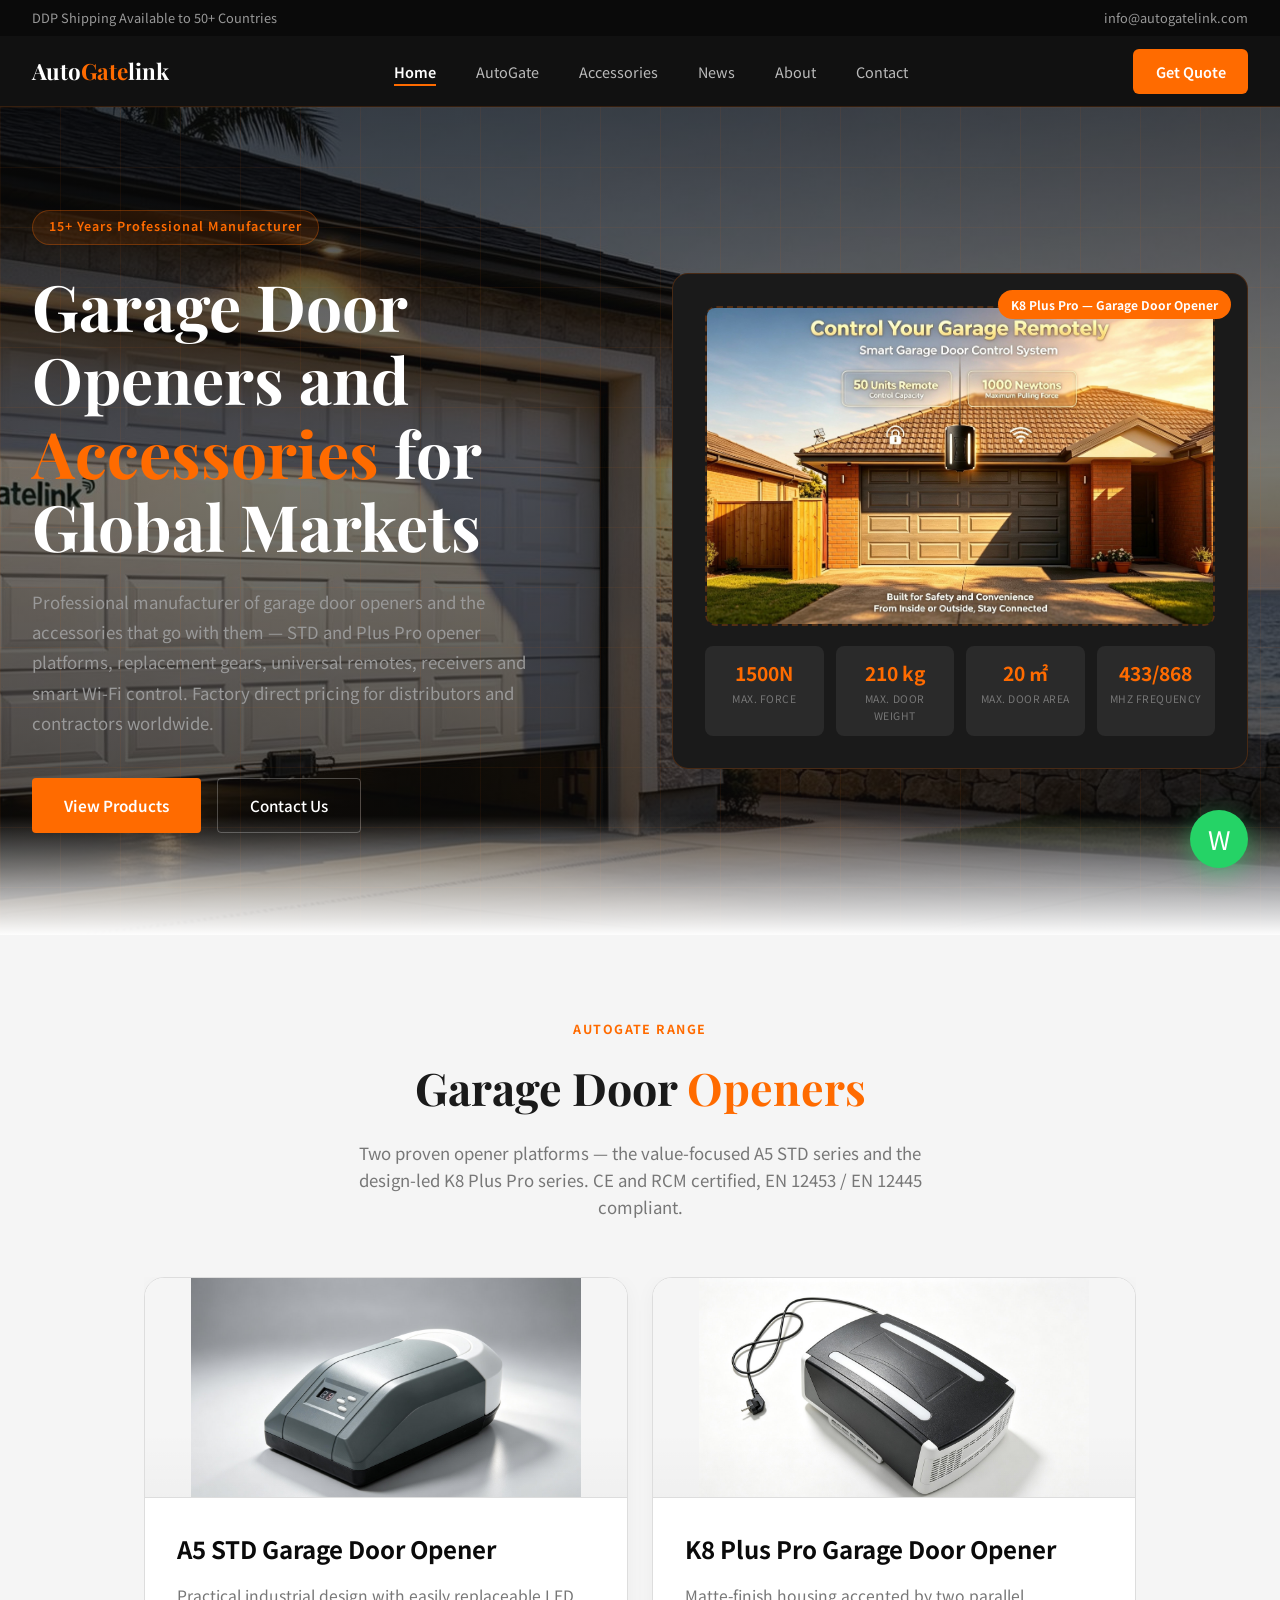
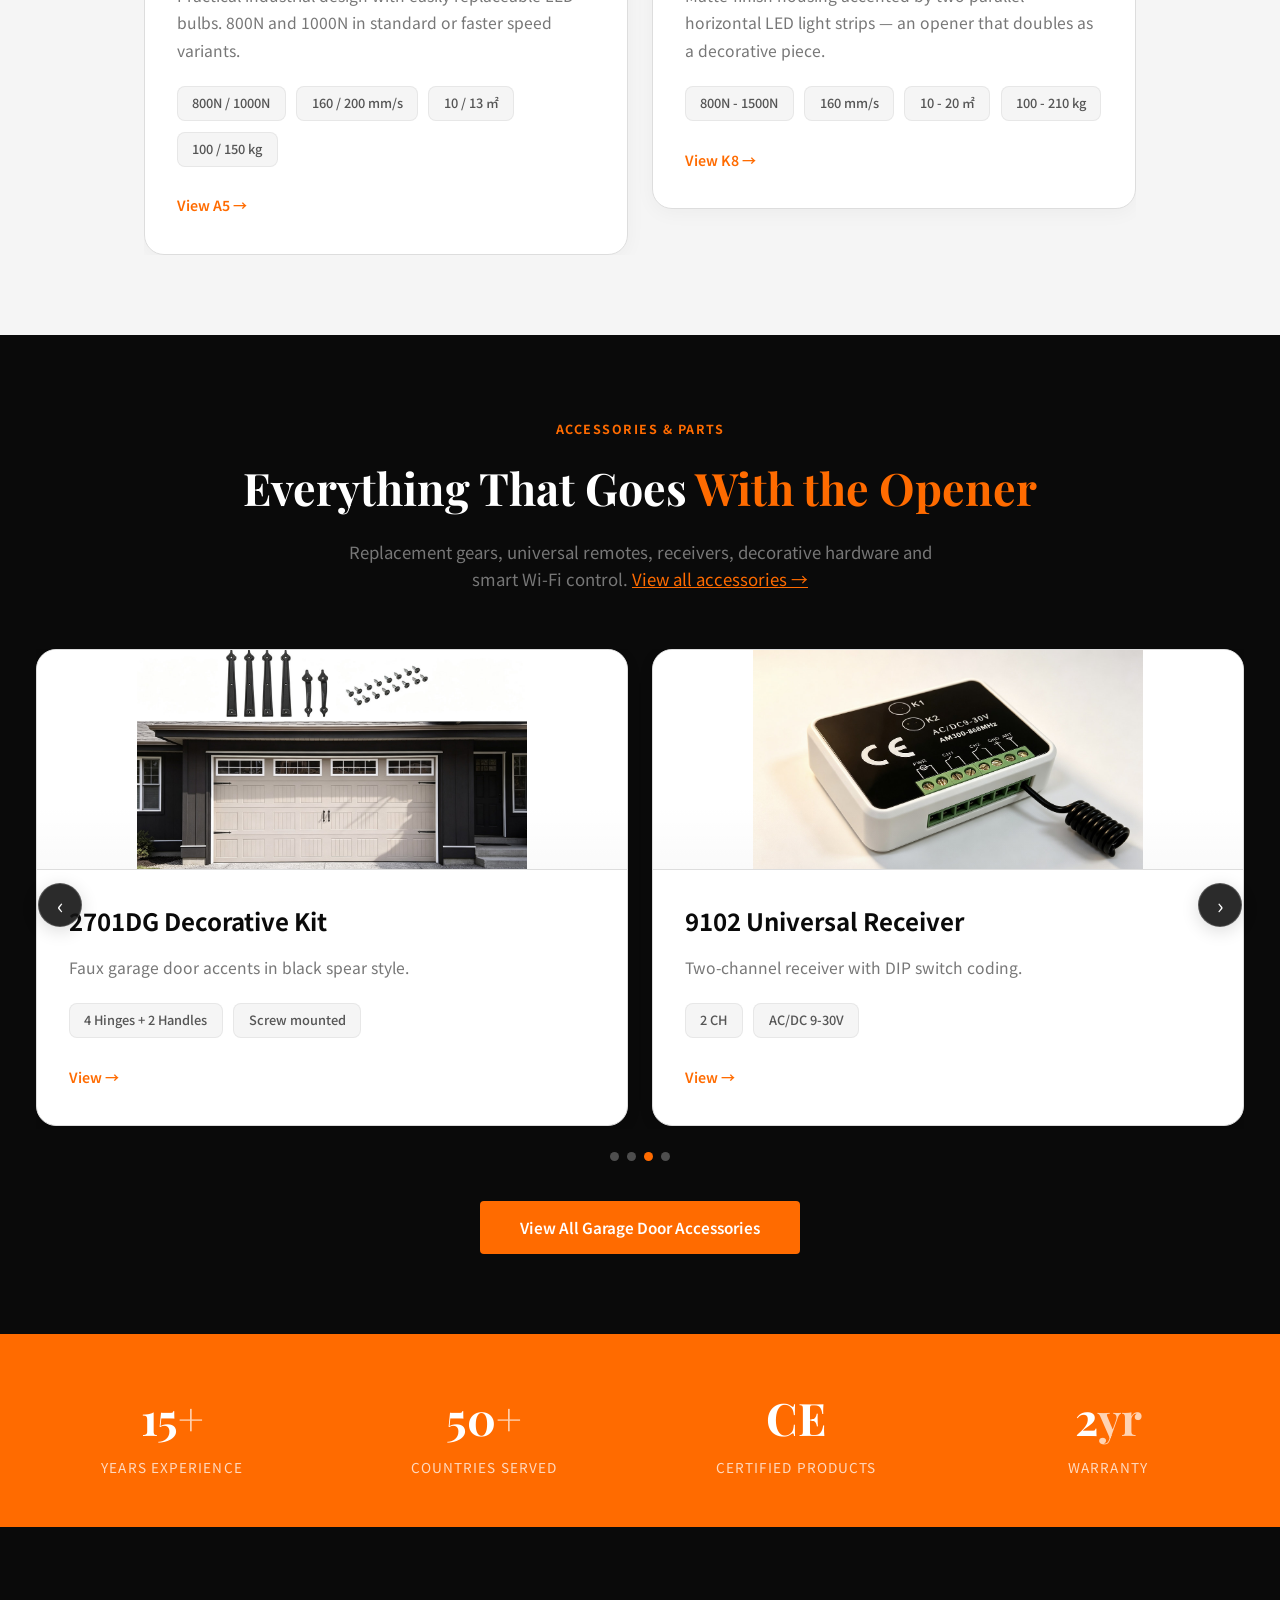
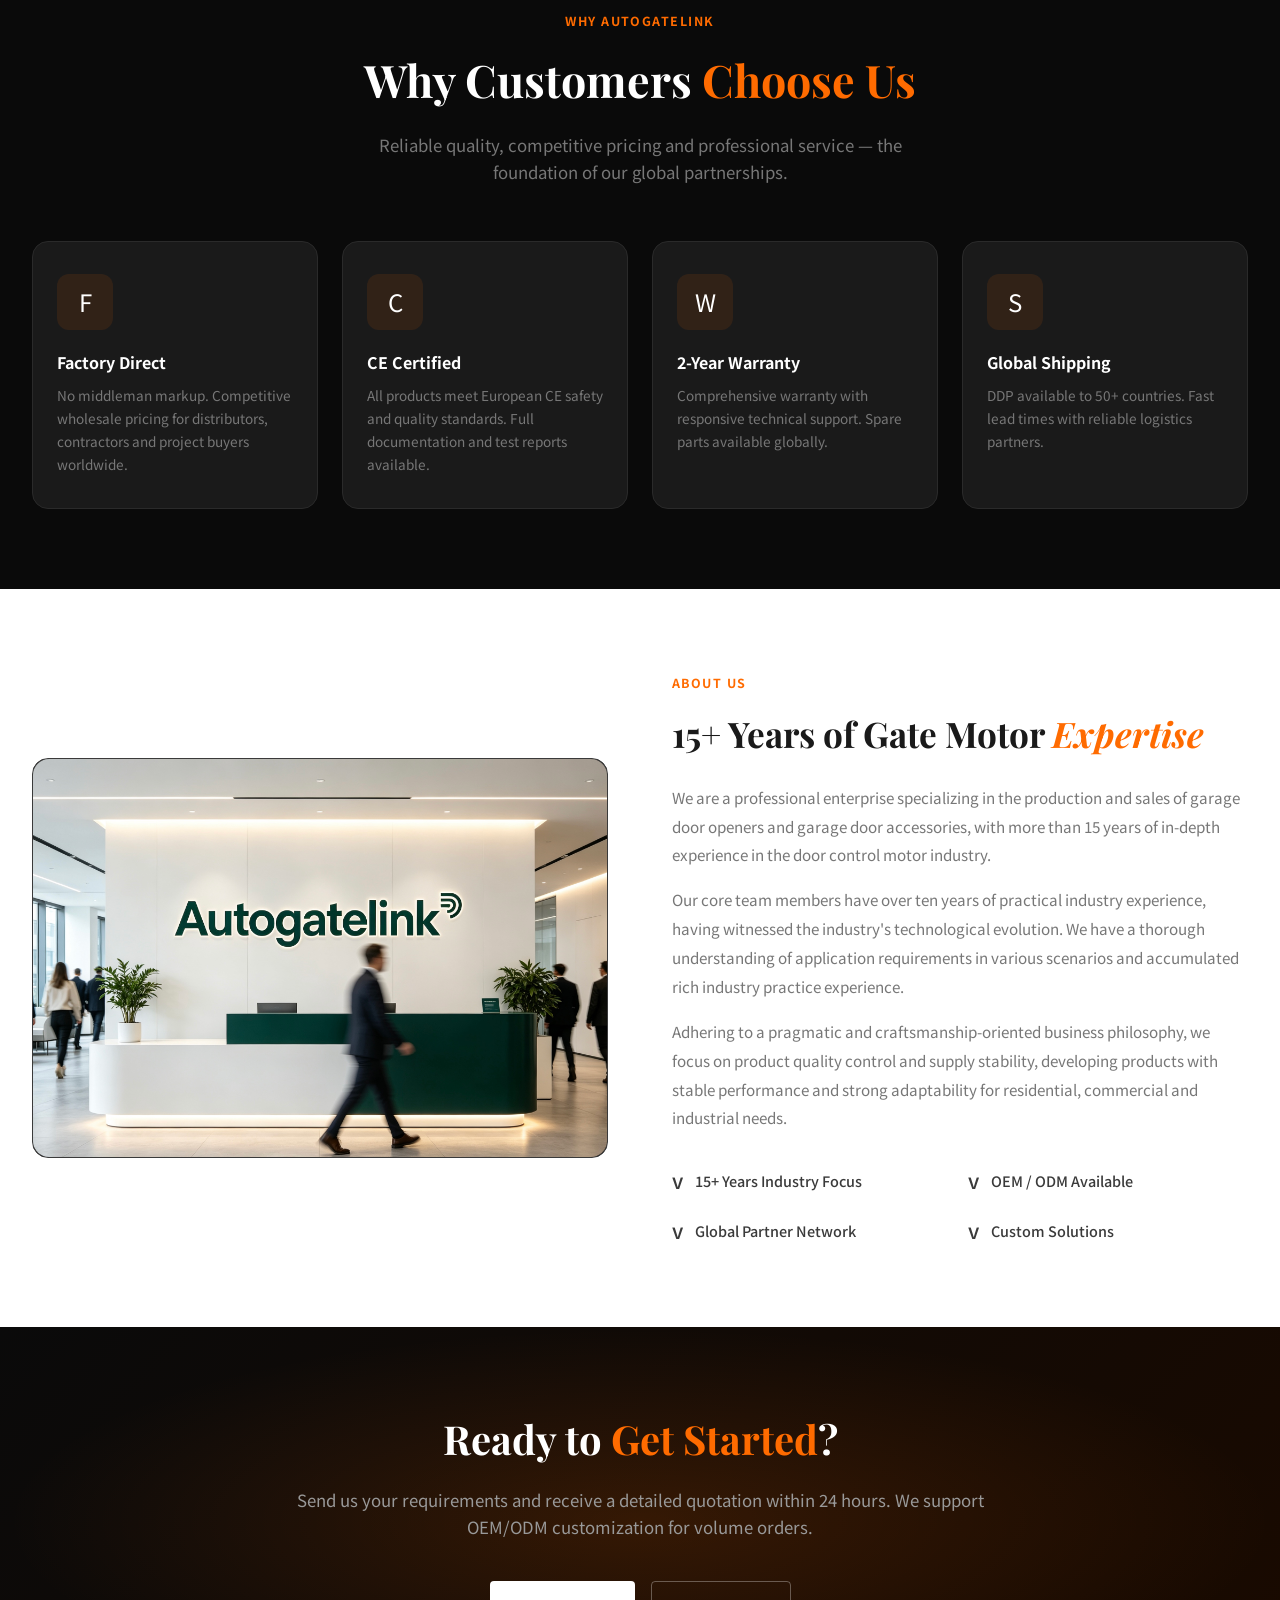
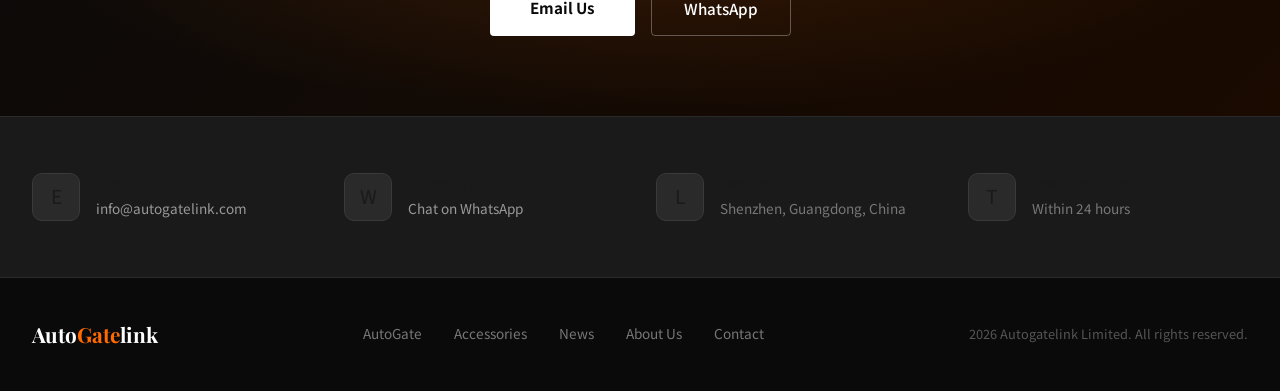
<file: index.html>
<!DOCTYPE html>
<html lang="en">
<head>
    <meta charset="UTF-8">
    <meta name="viewport" content="width=device-width, initial-scale=1.0">
    <title>Garage Door Openers &amp; Accessories Manufacturer | Autogatelink</title>
    <meta name="description" content="Autogatelink manufactures garage door openers and garage door accessories in Shenzhen, China: A5 STD and K8 Plus Pro openers (800N to 1500N, CE/RCM, EN 12453 and EN 12445), plus replacement gear kits, universal multi-frequency remotes, receivers, decorative hardware and Wi-Fi smart control. OEM and ODM welcome.">
    <meta name="keywords" content="garage door opener, garage door motor, automatic garage door opener, sectional garage door opener, chain drive garage door opener, belt drive garage door opener, residential garage door opener, 800N garage door opener, 1000N garage door opener, 1200N garage door opener, 1500N garage door opener, 433MHz garage door opener, 868MHz garage door opener, garage door opener with LED light, smart garage door opener, CE certified garage door opener, EN12453, EN12445, garage door opener manufacturer, garage door opener supplier, garage door opener factory China, OEM garage door opener, ODM garage door opener, garage door opener wholesale, garage door accessories, garage door parts, garage door opener parts, garage door replacement parts, garage door gear and sprocket kit, 41C4220A gear, garage door opener gear kit, universal garage door remote, multi-frequency garage door remote, garage door remote duplicator, face to face copy remote control, 303MHz garage door remote, 315MHz garage door remote, 433.92MHz garage door remote, 868MHz garage door remote, garage door remote receiver, universal receiver 2 channel, 300-900MHz receiver, Wi-Fi garage door opener, smart garage door controller, Alexa garage door opener, Google Assistant garage door opener, garage door decorative hardware, garage door hinges and handles, faux garage door accents, black garage door hinge kit, garage door handle kit, garage door accessories manufacturer, garage door accessories supplier">
    <meta name="robots" content="index, follow">
    <meta name="author" content="Autogatelink Limited">
    <link rel="canonical" href="https://www.autogatelink.com/">
    <meta property="og:type" content="website">
    <meta property="og:site_name" content="Autogatelink Limited">
    <meta property="og:title" content="Garage Door Openers &amp; Accessories Manufacturer | Autogatelink">
    <meta property="og:description" content="Autogatelink manufactures garage door openers and garage door accessories in Shenzhen, China: A5 STD and K8 Plus Pro openers (800N to 1500N, CE/RCM, EN 12453 and EN 12445), plus replacement gear kits, universal multi-frequency remotes, receivers, decorative hardware and Wi-Fi smart control. OEM and ODM welcome.">
    <meta property="og:url" content="https://www.autogatelink.com/">
    <meta property="og:locale" content="en_US">
    <meta name="twitter:card" content="summary_large_image">
    <meta name="twitter:title" content="Garage Door Openers &amp; Accessories Manufacturer | Autogatelink">
    <meta name="twitter:description" content="Autogatelink manufactures garage door openers and garage door accessories in Shenzhen, China: A5 STD and K8 Plus Pro openers (800N to 1500N, CE/RCM, EN 12453 and EN 12445), plus replacement gear kits, universal multi-frequency remotes, receivers, decorative hardware and Wi-Fi smart control. OEM and ODM welcome.">
    <link rel="preconnect" href="https://fonts.googleapis.com">
    <link rel="preconnect" href="https://fonts.gstatic.com" crossorigin>
    <link href="https://fonts.googleapis.com/css2?family=Noto+Sans+SC:wght@300;400;500;600;700&family=Playfair+Display:wght@600;700&display=swap" rel="stylesheet">
    <style>
        :root {
            --primary: #FF6B00;
            --primary-dark: #E55A00;
            --dark: #0A0A0A;
            --gray-900: #1A1A1A;
            --gray-800: #2A2A2A;
            --gray-700: #3A3A3A;
            --gray-600: #555;
            --gray-500: #777;
            --gray-400: #999;
            --gray-300: #BBB;
            --gray-200: #DDD;
            --white: #FFFFFF;
            --bg-light: #F5F5F5;
        }
        * { margin: 0; padding: 0; box-sizing: border-box; }
        html { scroll-behavior: smooth; }
        body {
            font-family: 'Noto Sans SC', sans-serif;
            background: var(--white);
            color: var(--gray-900);
            line-height: 1.6;
            overflow-x: hidden;
        }

        /* Top Bar */
        .topbar { background: var(--dark); color: var(--gray-400); padding: 0.5rem 0; font-size: 0.8rem; }
        .topbar-inner { max-width: 1280px; margin: 0 auto; padding: 0 2rem; display: flex; justify-content: space-between; align-items: center; }
        .topbar a { color: var(--gray-400); text-decoration: none; transition: color 0.3s; }
        .topbar a:hover { color: var(--primary); }

        /* Navigation */
        nav { position: sticky; top: 0; z-index: 1000; background: rgba(10,10,10,0.97); backdrop-filter: blur(20px); border-bottom: 1px solid rgba(255,107,0,0.15); }
        .nav-inner { max-width: 1280px; margin: 0 auto; padding: 0 2rem; display: flex; justify-content: space-between; align-items: center; height: 70px; }
        .logo { font-family: 'Playfair Display', serif; font-size: 1.4rem; font-weight: 700; color: var(--white); text-decoration: none; }
        .logo span { color: var(--primary); }
        .nav-links { display: flex; gap: 2.5rem; list-style: none; }
        .nav-links a { color: var(--gray-300); text-decoration: none; font-size: 0.9rem; transition: color 0.3s; position: relative; }
        .nav-links a::after { content: ''; position: absolute; bottom: -4px; left: 0; width: 0; height: 2px; background: var(--primary); transition: width 0.3s; }
        .nav-links a:hover { color: var(--white); }
        .nav-links a:hover::after { width: 100%; }
        /* Products Dropdown */
        .nav-item-dropdown { position: relative; }
        .dropdown-menu { 
            position: absolute; top: 100%; left: 50%; transform: translateX(-50%) translateY(10px);
            background: rgba(10,10,10,0.98); backdrop-filter: blur(20px);
            border: 1px solid rgba(255,107,0,0.2); border-radius: 12px;
            padding: 0.75rem 0; min-width: 260px;
            opacity: 0; visibility: hidden; transition: all 0.25s ease;
            box-shadow: 0 20px 60px rgba(0,0,0,0.4);
        }
        .nav-item-dropdown:hover .dropdown-menu { opacity: 1; visibility: visible; transform: translateX(-50%) translateY(0); }
        .dropdown-menu a { display: block; padding: 0.75rem 1.5rem; color: var(--gray-300); text-decoration: none; font-size: 0.85rem; transition: all 0.2s; }
        .dropdown-menu a:hover { background: rgba(255,107,0,0.1); color: var(--primary); }
        .dropdown-menu a strong { color: var(--white); }
        .dropdown-divider { height: 1px; background: rgba(255,255,255,0.08); margin: 0.5rem 0; }

        .nav-cta { background: var(--primary); color: var(--white); padding: 0.6rem 1.5rem; border-radius: 4px; text-decoration: none; font-size: 0.85rem; font-weight: 600; transition: all 0.3s; }
        .nav-cta:hover { background: var(--primary-dark); transform: translateY(-2px); box-shadow: 0 8px 25px rgba(255,107,0,0.35); }

        /* Hero */
        .hero { min-height: 92vh; background: var(--dark); position: relative; display: flex; align-items: center; overflow: hidden; }
        .hero::after { content: ''; position: absolute; bottom: -1px; left: 0; right: 0; height: 120px; background: linear-gradient(to top, var(--white), transparent); }
        .hero-grid-bg { position: absolute; inset: 0; background-image: linear-gradient(rgba(255,107,0,0.06) 1px, transparent 1px), linear-gradient(90deg, rgba(255,107,0,0.06) 1px, transparent 1px); background-size: 60px 60px; }
        .hero-glow { position: absolute; top: 20%; right: 10%; width: 500px; height: 500px; background: radial-gradient(circle, rgba(255,107,0,0.15) 0%, transparent 70%); pointer-events: none; }
        .hero-inner { max-width: 1280px; margin: 0 auto; padding: 0 2rem; position: relative; z-index: 10; display: grid; grid-template-columns: 1fr 1fr; gap: 4rem; align-items: center; }
        .hero-badge { display: inline-flex; align-items: center; gap: 0.5rem; background: rgba(255,107,0,0.12); border: 1px solid rgba(255,107,0,0.3); color: var(--primary); padding: 0.4rem 1rem; border-radius: 50px; font-size: 0.78rem; font-weight: 600; letter-spacing: 0.08em; margin-bottom: 1.5rem; width: fit-content; }
        .hero h1 { font-family: 'Playfair Display', serif; font-size: clamp(2.8rem, 5vw, 4.2rem); color: var(--white); line-height: 1.15; margin-bottom: 1.5rem; }
        .hero h1 em { font-style: normal; color: var(--primary); }
        .hero-desc { font-size: 1.05rem; color: var(--gray-400); max-width: 520px; margin-bottom: 2.5rem; line-height: 1.8; }
        .hero-btns { display: flex; gap: 1rem; flex-wrap: wrap; }
        .btn-primary { background: var(--primary); color: var(--white); padding: 0.9rem 2rem; border-radius: 4px; text-decoration: none; font-weight: 600; font-size: 0.95rem; display: inline-flex; align-items: center; gap: 0.5rem; transition: all 0.3s; }
        .btn-primary:hover { background: var(--primary-dark); transform: translateY(-3px); box-shadow: 0 12px 35px rgba(255,107,0,0.4); }
        .btn-outline { background: transparent; color: var(--white); padding: 0.9rem 2rem; border-radius: 4px; text-decoration: none; font-weight: 500; font-size: 0.95rem; border: 1px solid rgba(255,255,255,0.25); transition: all 0.3s; }
        .btn-outline:hover { border-color: var(--primary); color: var(--primary); }
        .hero-product-card { background: var(--gray-900); border-radius: 16px; padding: 2rem; border: 1px solid rgba(255,107,0,0.2); position: relative; }
        .product-img-placeholder { width: 100%; height: 320px; background: linear-gradient(135deg, var(--gray-800) 0%, var(--gray-900) 100%); border-radius: 12px; display: flex; align-items: center; justify-content: center; flex-direction: column; gap: 0.5rem; border: 2px dashed rgba(255,107,0,0.25); }
        .product-img-placeholder .icon { font-size: 3rem; }
        .product-img-placeholder .text { font-size: 0.85rem; color: var(--gray-500); }
        .hero-model-tag { position: absolute; top: 1rem; right: 1rem; background: var(--primary); color: white; padding: 0.3rem 0.8rem; border-radius: 50px; font-size: 0.75rem; font-weight: 700; }
        .hero-specs-row { display: grid; grid-template-columns: repeat(4, 1fr); gap: 0.75rem; margin-top: 1.25rem; }
        .hero-spec { background: var(--gray-800); border-radius: 8px; padding: 0.75rem 0.5rem; text-align: center; }
        .hero-spec .val { font-size: 1.2rem; font-weight: 700; color: var(--primary); }
        .hero-spec .label { font-size: 0.65rem; color: var(--gray-500); text-transform: uppercase; letter-spacing: 0.05em; margin-top: 2px; }

        /* Section Commons */
        .section { padding: 5rem 2rem; }
        .section-dark { background: var(--dark); color: var(--white); }
        .section-light { background: var(--bg-light); }
        .section-white { background: var(--white); }
        .section-inner { max-width: 1280px; margin: 0 auto; }
        .section-tag { display: inline-block; color: var(--primary); font-size: 0.78rem; font-weight: 700; letter-spacing: 0.12em; text-transform: uppercase; margin-bottom: 0.75rem; }
        .section-title { font-family: 'Playfair Display', serif; font-size: clamp(2rem, 3.5vw, 2.8rem); margin-bottom: 1rem; }
        .section-title em { font-style: normal; color: var(--primary); }
        .section-subtitle { color: var(--gray-500); font-size: 1.05rem; max-width: 600px; }
        .section-header { margin-bottom: 3.5rem; }
        .section-header.center { text-align: center; }
        .section-header.center .section-subtitle { margin: 0 auto; }

        /* Products Grid - 2 Column Layout */
        .products-grid { display: grid; grid-template-columns: repeat(2, 1fr); gap: 3rem; max-width: 1100px; margin: 0 auto; }
        .product-card { background: var(--white); border-radius: 20px; overflow: hidden; border: 1px solid var(--gray-200); transition: all 0.4s cubic-bezier(0.4, 0, 0.2, 1); position: relative; box-shadow: 0 4px 20px rgba(0,0,0,0.04); }
        .product-card:hover { transform: translateY(-10px); box-shadow: 0 25px 70px rgba(0,0,0,0.12); border-color: var(--primary); }
        .product-card-img { height: 220px; background: linear-gradient(135deg, #fafafa 0%, #f0f0f0 100%); display: flex; align-items: center; justify-content: center; font-size: 3rem; border-bottom: 1px solid var(--gray-200); position: relative; overflow: hidden; }
        .product-card-img::after { content: ''; position: absolute; inset: 0; background: linear-gradient(to top, rgba(0,0,0,0.02) 0%, transparent 30%); }
        .product-card-badge { position: absolute; top: 1.5rem; left: 1.5rem; background: var(--primary); color: white; padding: 0.4rem 1.1rem; border-radius: 50px; font-size: 0.78rem; font-weight: 700; letter-spacing: 0.04em; text-transform: uppercase; }
        .product-card-body { padding: 2rem 2rem 2.25rem; }
        .product-card h3 { font-size: 1.5rem; font-weight: 700; margin-bottom: 0.85rem; color: var(--dark); }
        .product-card p { color: var(--gray-500); font-size: 0.98rem; margin-bottom: 1.35rem; line-height: 1.75; }
        .product-card-specs { display: flex; flex-wrap: wrap; gap: 0.65rem; margin-bottom: 1.6rem; }
        .spec-chip { background: var(--bg-light); color: var(--gray-600); padding: 0.4rem 0.9rem; border-radius: 8px; font-size: 0.8rem; font-weight: 500; border: 1px solid rgba(0,0,0,0.06); transition: all 0.2s; }
        .product-card:hover .spec-chip { background: rgba(255,107,0,0.08); border-color: rgba(255,107,0,0.15); color: var(--primary-dark); }
        .product-link { display: inline-flex; align-items: center; gap: 0.4rem; color: var(--primary); text-decoration: none; font-size: 0.88rem; font-weight: 600; transition: gap 0.3s; }
        .product-link:hover { gap: 0.8rem; }

        /* Features */
        .features-grid { display: grid; grid-template-columns: repeat(4, 1fr); gap: 1.5rem; }
        .feature-card { background: var(--gray-900); border-radius: 16px; padding: 2rem 1.5rem; border: 1px solid var(--gray-800); transition: all 0.3s; position: relative; overflow: hidden; }
        .feature-card::before { content: ''; position: absolute; top: 0; left: 0; right: 0; height: 3px; background: var(--primary); transform: scaleX(0); transition: transform 0.3s; }
        .feature-card:hover::before { transform: scaleX(1); }
        .feature-card:hover { border-color: rgba(255,107,0,0.3); background: var(--gray-800); }
        .feature-icon { width: 56px; height: 56px; background: rgba(255,107,0,0.1); border-radius: 12px; display: flex; align-items: center; justify-content: center; font-size: 1.5rem; margin-bottom: 1.25rem; }
        .feature-card h3 { font-size: 1rem; font-weight: 700; margin-bottom: 0.5rem; color: var(--white); }
        .feature-card p { color: var(--gray-500); font-size: 0.85rem; line-height: 1.7; }

        /* Stats Bar */
        .stats-bar { background: var(--primary); padding: 3rem 2rem; }
        .stats-inner { max-width: 1280px; margin: 0 auto; display: grid; grid-template-columns: repeat(4, 1fr); gap: 2rem; text-align: center; }
        .stat-item .num { font-family: 'Playfair Display', serif; font-size: 2.8rem; font-weight: 700; color: var(--white); }
        .stat-item .num span { color: rgba(255,255,255,0.7); }
        .stat-item .txt { font-size: 0.85rem; color: rgba(255,255,255,0.75); margin-top: 0.25rem; text-transform: uppercase; letter-spacing: 0.08em; }

        /* About */
        .about-grid { display: grid; grid-template-columns: 1fr 1fr; gap: 4rem; align-items: center; }
        .about-img { height: 400px; background: linear-gradient(135deg, var(--gray-800) 0%, var(--gray-900) 100%); border-radius: 16px; display: flex; align-items: center; justify-content: center; font-size: 4rem; border: 1px solid var(--gray-700); flex-direction: column; gap: 0.5rem; }
        .about-img span { font-size: 1rem; color: var(--gray-500); }
        .about-text h2 { font-family: 'Playfair Display', serif; font-size: 2.2rem; margin-bottom: 1.25rem; }
        .about-text p { color: var(--gray-500); font-size: 0.95rem; margin-bottom: 1rem; line-height: 1.9; }
        .about-highlights { display: grid; grid-template-columns: 1fr 1fr; gap: 1rem; margin-top: 2rem; }
        .about-highlight { display: flex; align-items: center; gap: 0.75rem; }
        .about-highlight .icon { font-size: 1.3rem; }
        .about-highlight span { font-size: 0.9rem; font-weight: 500; color: var(--gray-700); }

        /* CTA */
        .cta-section { background: linear-gradient(135deg, var(--dark) 0%, #1a0a00 100%); padding: 5rem 2rem; text-align: center; position: relative; overflow: hidden; }
        .cta-section::before { content: ''; position: absolute; inset: 0; background: radial-gradient(ellipse at center, rgba(255,107,0,0.15) 0%, transparent 70%); }
        .cta-inner { position: relative; z-index: 10; max-width: 700px; margin: 0 auto; }
        .cta-section h2 { font-family: 'Playfair Display', serif; font-size: 2.5rem; color: var(--white); margin-bottom: 1rem; }
        .cta-section h2 em { color: var(--primary); font-style: normal; }
        .cta-section p { color: var(--gray-400); font-size: 1.05rem; margin-bottom: 2.5rem; }
        .cta-buttons { display: flex; gap: 1rem; justify-content: center; flex-wrap: wrap; }
        .btn-white { background: var(--white); color: var(--dark); padding: 0.9rem 2.5rem; border-radius: 4px; text-decoration: none; font-weight: 700; font-size: 0.95rem; transition: all 0.3s; }
        .btn-white:hover { background: var(--gray-200); transform: translateY(-3px); }

        /* Contact Strip */
        .contact-strip { background: var(--gray-900); padding: 3.5rem 2rem; border-top: 1px solid var(--gray-800); }
        .contact-grid { max-width: 1280px; margin: 0 auto; display: grid; grid-template-columns: repeat(4, 1fr); gap: 2rem; }
        .contact-item { display: flex; gap: 1rem; align-items: flex-start; }
        .contact-icon { width: 48px; height: 48px; min-width: 48px; background: var(--gray-800); border-radius: 10px; display: flex; align-items: center; justify-content: center; font-size: 1.2rem; border: 1px solid var(--gray-700); }
        .contact-item h4 { font-size: 0.85rem; margin-bottom: 0.2rem; }
        .contact-item p { color: var(--gray-500); font-size: 0.85rem; }
        .contact-item a { color: var(--gray-400); text-decoration: none; transition: color 0.3s; }
        .contact-item a:hover { color: var(--primary); }

        /* Footer */
        footer { background: var(--dark); padding: 2.5rem 2rem; border-top: 1px solid var(--gray-800); }
        .footer-inner { max-width: 1280px; margin: 0 auto; display: flex; justify-content: space-between; align-items: center; }
        .footer-logo { font-family: 'Playfair Display', serif; font-size: 1.3rem; font-weight: 700; color: var(--white); }
        .footer-logo span { color: var(--primary); }
        .footer-links { display: flex; gap: 2rem; }
        .footer-links a { color: var(--gray-500); text-decoration: none; font-size: 0.85rem; transition: color 0.3s; }
        .footer-links a:hover { color: var(--white); }
        .footer-copy { color: var(--gray-600); font-size: 0.8rem; }

        /* WhatsApp Float */
        .whatsapp-float { position: fixed; bottom: 2rem; right: 2rem; width: 58px; height: 58px; background: #25D366; border-radius: 50%; display: flex; align-items: center; justify-content: center; color: white; font-size: 1.6rem; text-decoration: none; box-shadow: 0 6px 25px rgba(37,211,102,0.45); z-index: 999; transition: all 0.3s; }
        .whatsapp-float:hover { transform: scale(1.12); box-shadow: 0 10px 35px rgba(37,211,102,0.55); }

        /* Responsive */
        @media (max-width: 1024px) {
            .hero-inner { grid-template-columns: 1fr; }
            .hero-content { order: 1; }
            .hero-visual { order: 2; }
            .hero-desc { margin: 0 auto 2.5rem; }
            .hero-btns { justify-content: center; }
            .products-grid { grid-template-columns: 1fr; max-width: 500px; gap: 2rem; }
            .product-card-img { height: 260px; }
            .features-grid { grid-template-columns: repeat(2, 1fr); }
            .stats-inner { grid-template-columns: repeat(2, 1fr); }
            .about-grid { grid-template-columns: 1fr; }
            .contact-grid { grid-template-columns: repeat(2, 1fr); }
        }
        @media (max-width: 768px) {
            .nav-links { display: none; }
            .products-grid { grid-template-columns: 1fr; }
            .product-card-img { height: 220px; }
            .product-card-body { padding: 1.5rem; }
            .features-grid { grid-template-columns: 1fr; }
            .stats-inner { grid-template-columns: 1fr 1fr; }
            .contact-grid { grid-template-columns: 1fr; }
            .footer-inner { flex-direction: column; gap: 1.5rem; text-align: center; }
            .about-highlights { grid-template-columns: 1fr; }
        }
    
        /* ===== Sticky footer: keep footer at bottom on short pages ===== */
        body { display: flex; flex-direction: column; min-height: 100vh; }
        body > section, body > nav, body > .topbar { flex-shrink: 0; }
        body > footer { margin-top: auto; }
</style>
<!-- site.css -->
    <link rel="stylesheet" href="css/site.css">
</head>
<body>
    <!-- Top Bar -->
    <div class="topbar">
        <div class="topbar-inner">
            <span>DDP Shipping Available to 50+ Countries</span>
            <div class="topbar-links">
                <a href="mailto:info@autogatelink.com">info@autogatelink.com</a>
                
            </div>
        </div>
    </div>

    <!-- Navigation -->
    <nav>
    <div class="nav-inner">
        <a href="index.html" class="logo">Auto<span>Gate</span>link</a>
        <ul class="nav-links">
            <li><a href="index.html" class="active">Home</a></li>
            <li class="nav-item-dropdown">
                <a href="products.html">AutoGate</a>
                <div class="dropdown-menu">
                    <a href="products.html#a5"><strong>A5</strong><br><span style="font-size:0.75rem;opacity:0.7">STD Garage Door Opener</span></a>
                    <a href="products.html#k8"><strong>K8</strong><br><span style="font-size:0.75rem;opacity:0.7">Plus Pro Garage Door Opener</span></a>
                    <div class="dropdown-divider"></div>
                    <a href="contact.html">Request Custom Quote</a>
                </div>
            </li>
            <li class="nav-item-dropdown">
                <a href="accessories.html">Accessories</a>
                <div class="dropdown-menu">
                    <a href="accessories.html#gear-41c4220a"><strong>41C4220A Gear</strong><br><span style="font-size:0.75rem;opacity:0.7">Gear &amp; Sprocket Kit</span></a>
                    <a href="accessories.html#rc-2630aio"><strong>2630AIO</strong><br><span style="font-size:0.75rem;opacity:0.7">Universal Multi-Frequency Remote</span></a>
                    <a href="accessories.html#hw-2701dg"><strong>2701DG</strong><br><span style="font-size:0.75rem;opacity:0.7">Decorative Hinge &amp; Handle Kit</span></a>
                    <a href="accessories.html#rx-9102"><strong>9102</strong><br><span style="font-size:0.75rem;opacity:0.7">Universal 2-CH Receiver</span></a>
                    <a href="accessories.html#wifi-9103"><strong>9103</strong><br><span style="font-size:0.75rem;opacity:0.7">Wi-Fi Garage Door Opener</span></a>
                    <div class="dropdown-divider"></div>
                    <a href="contact.html">Request Custom Quote</a>
                </div>
            </li>
            <li><a href="news.html">News</a></li>
            <li><a href="about.html">About</a></li>
            <li><a href="contact.html">Contact</a></li>
        </ul>
        <a href="contact.html" class="nav-quote">Get Quote</a>
        <button class="nav-toggle" aria-label="Toggle navigation">
            <span></span><span></span><span></span>
        </button>
    </div>
</nav>

    <!-- Hero -->
    <section class="hero">
        <div class="hero-grid-bg"></div>
        <div class="hero-glow"></div>
        <div class="hero-inner">
            <div class="hero-content">
                <div class="hero-badge">15+ Years Professional Manufacturer</div>
                <h1>Garage Door Openers and <em>Accessories</em> for Global Markets</h1>
                <p class="hero-desc">
                    Professional manufacturer of garage door openers and the accessories that go with them &mdash; STD and Plus Pro opener platforms, replacement gears, universal remotes, receivers and smart Wi-Fi control. Factory direct pricing for distributors and contractors worldwide.
                </p>
                <div class="hero-btns">
                    <a href="products.html" class="btn-primary">View Products</a>
                    <a href="contact.html" class="btn-outline">Contact Us</a>
                </div>
            </div>
            <div class="hero-visual">
                <div class="hero-product-card">
                    <span class="hero-model-tag">K8 Plus Pro &mdash; Garage Door Opener</span>
                    <div class="product-img-placeholder" style="background:#1a1a1a;">
                        <img src="images/factory/container loading.jpg" alt="K8 Plus Pro garage door opener with two parallel LED light strips" style="width:100%;height:320px;object-fit:cover;object-position:center;border-radius:8px;">
                    </div>
                    <div class="hero-specs-row">
                        <div class="hero-spec">
                            <div class="val">1500N</div>
                            <div class="label">Max. Force</div>
                        </div>
                        <div class="hero-spec">
                            <div class="val">210 kg</div>
                            <div class="label">Max. Door Weight</div>
                        </div>
                        <div class="hero-spec">
                            <div class="val">20 &#13217;</div>
                            <div class="label">Max. Door Area</div>
                        </div>
                        <div class="hero-spec">
                            <div class="val">433/868</div>
                            <div class="label">MHz Frequency</div>
                        </div>
                    </div>
                </div>
            </div>
        </div>
    </section>

    <!-- Products -->
    <section class="section section-light" id="products">
        <div class="section-inner">
            <div class="section-header center">
                <div class="section-tag">AutoGate Range</div>
                <h2 class="section-title">Garage Door <em>Openers</em></h2>
                <p class="section-subtitle">Two proven opener platforms &mdash; the value-focused A5 STD series and the design-led K8 Plus Pro series. CE and RCM certified, EN 12453 / EN 12445 compliant.</p>
            </div>
            <div class="carousel" data-carousel data-interval="4500" style="max-width:1000px">
    <div class="carousel-track">
                    <div class="carousel-slide"><div class="product-card">
                    <div class="product-card-badge">A5 &middot; STD</div>
                    <div class="product-card-img" style="background:#f5f5f5;display:flex;align-items:center;justify-content:center;">
                        <img src="images/gate/A5/a5-main.jpg" alt="A5 STD garage door opener head unit" style="width:100%;height:100%;object-fit:contain;">
                    </div>
                    <div class="product-card-body">
                        <h3>A5 STD Garage Door Opener</h3>
                        <p>Practical industrial design with easily replaceable LED bulbs. 800N and 1000N in standard or faster speed variants.</p>
                        <div class="product-card-specs">
                            <span class="spec-chip">800N / 1000N</span>
                            <span class="spec-chip">160 / 200 mm/s</span>
                            <span class="spec-chip">10 / 13 &#13217;</span>
                            <span class="spec-chip">100 / 150 kg</span>
                        </div>
                        <a href="products.html#a5" class="product-link">View A5 &rarr;</a>
                    </div>
                </div></div>
                    <div class="carousel-slide"><div class="product-card">
                    <div class="product-card-badge">K8 &middot; Plus Pro</div>
                    <div class="product-card-img" style="background:#f5f5f5;display:flex;align-items:center;justify-content:center;">
                        <img src="images/gate/K8/k8-main.jpg" alt="K8 Plus Pro garage door opener with parallel LED light strips" style="width:100%;height:100%;object-fit:contain;">
                    </div>
                    <div class="product-card-body">
                        <h3>K8 Plus Pro Garage Door Opener</h3>
                        <p>Matte-finish housing accented by two parallel horizontal LED light strips &mdash; an opener that doubles as a decorative piece.</p>
                        <div class="product-card-specs">
                            <span class="spec-chip">800N - 1500N</span>
                            <span class="spec-chip">160 mm/s</span>
                            <span class="spec-chip">10 - 20 &#13217;</span>
                            <span class="spec-chip">100 - 210 kg</span>
                        </div>
                        <a href="products.html#k8" class="product-link">View K8 &rarr;</a>
                    </div>
                </div></div>
    </div>
    <button class="carousel-btn carousel-prev" type="button" aria-label="Previous products">&#8249;</button>
    <button class="carousel-btn carousel-next" type="button" aria-label="Next products">&#8250;</button>
    <div class="carousel-dots"></div>
</div>
        </div>
    </section>

    <!-- Accessories Section -->
    <section class="section" id="accessories" style="background:#0a0a0a;color:#fff;">
        <div class="section-inner">
            <div class="section-header center">
                <div class="section-tag" style="color:#FF6B00;">Accessories &amp; Parts</div>
                <h2 class="section-title" style="color:#fff;">Everything That Goes <em>With the Opener</em></h2>
                <p class="section-subtitle">Replacement gears, universal remotes, receivers, decorative hardware and smart Wi-Fi control. <a href="accessories.html" style="color:#FF6B00;">View all accessories &rarr;</a></p>
            </div>
            <div class="carousel carousel--dark" data-carousel data-interval="4500" style="max-width:1240px">
    <div class="carousel-track">
                    <div class="carousel-slide"><div class="product-card">
                    <div class="product-card-badge" style="background:#FF6B00;">41C4220A</div>
                    <div class="product-card-img" style="background:#fff;display:flex;align-items:center;justify-content:center;">
                        <img src="images/accessory/41C4220A/41c4220a-gear.jpg" alt="41C4220A gear and sprocket kit" style="width:100%;height:100%;object-fit:contain;">
                    </div>
                    <div class="product-card-body">
                        <h3>41C4220A Gear Kit</h3>
                        <p>Gear and sprocket replacement kit for chain-drive openers.</p>
                        <div class="product-card-specs">
                            <span class="spec-chip">1/3 &amp; 1/2 HP</span>
                            <span class="spec-chip">Chain drive</span>
                        </div>
                        <a href="accessories.html#gear-41c4220a" class="product-link">View &rarr;</a>
                    </div>
                </div></div>
                    <div class="carousel-slide"><div class="product-card">
                    <div class="product-card-badge" style="background:#FF6B00;">2630AIO</div>
                    <div class="product-card-img" style="background:#fff;display:flex;align-items:center;justify-content:center;">
                        <img src="images/accessory/2630AIO/2630aio-main.jpg" alt="2630AIO multi-frequency universal remote control" style="width:100%;height:100%;object-fit:contain;">
                    </div>
                    <div class="product-card-body">
                        <h3>2630AIO Universal Remote</h3>
                        <p>Face-to-face copy remote. Clones an existing handset.</p>
                        <div class="product-card-specs">
                            <span class="spec-chip">DC 6V</span>
                            <span class="spec-chip">303-868 MHz</span>
                        </div>
                        <a href="accessories.html#rc-2630aio" class="product-link">View &rarr;</a>
                    </div>
                </div></div>
                    <div class="carousel-slide"><div class="product-card">
                    <div class="product-card-badge" style="background:#FF6B00;">2701DG</div>
                    <div class="product-card-img" style="background:#fff;display:flex;align-items:center;justify-content:center;">
                        <img src="images/accessory/2701DG/2701dg-1.jpg" alt="2701DG decorative black garage door hinge and handle kit" style="width:100%;height:100%;object-fit:contain;">
                    </div>
                    <div class="product-card-body">
                        <h3>2701DG Decorative Kit</h3>
                        <p>Faux garage door accents in black spear style.</p>
                        <div class="product-card-specs">
                            <span class="spec-chip">4 Hinges + 2 Handles</span>
                            <span class="spec-chip">Screw mounted</span>
                        </div>
                        <a href="accessories.html#hw-2701dg" class="product-link">View &rarr;</a>
                    </div>
                </div></div>
                    <div class="carousel-slide"><div class="product-card">
                    <div class="product-card-badge" style="background:#FF6B00;">9102</div>
                    <div class="product-card-img" style="background:#fff;display:flex;align-items:center;justify-content:center;">
                        <img src="images/accessory/9102/9102.jpg" alt="9102 universal 2-channel multi-frequency receiver" style="width:100%;height:100%;object-fit:contain;">
                    </div>
                    <div class="product-card-body">
                        <h3>9102 Universal Receiver</h3>
                        <p>Two-channel receiver with DIP switch coding.</p>
                        <div class="product-card-specs">
                            <span class="spec-chip">2 CH</span>
                            <span class="spec-chip">AC/DC 9-30V</span>
                        </div>
                        <a href="accessories.html#rx-9102" class="product-link">View &rarr;</a>
                    </div>
                </div></div>
                    <div class="carousel-slide"><div class="product-card">
                    <div class="product-card-badge" style="background:#FF6B00;">9103</div>
                    <div class="product-card-img" style="background:#fff;display:flex;align-items:center;justify-content:center;">
                        <img src="images/accessory/9103/9103.jpg" alt="9103 Wi-Fi garage door opener controller" style="width:100%;height:100%;object-fit:contain;">
                    </div>
                    <div class="product-card-body">
                        <h3>9103 Wi-Fi Opener</h3>
                        <p>App and voice control for any garage door.</p>
                        <div class="product-card-specs">
                            <span class="spec-chip">Alexa &amp; Google</span>
                            <span class="spec-chip">iOS / Android</span>
                        </div>
                        <a href="accessories.html#wifi-9103" class="product-link">View &rarr;</a>
                    </div>
                </div></div>
    </div>
    <button class="carousel-btn carousel-prev" type="button" aria-label="Previous products">&#8249;</button>
    <button class="carousel-btn carousel-next" type="button" aria-label="Next products">&#8250;</button>
    <div class="carousel-dots"></div>
</div>
            <div style="text-align:center;margin-top:2.5rem;">
                <a href="accessories.html" class="btn-primary" style="background:#FF6B00;color:#fff;padding:0.9rem 2.5rem;border-radius:4px;font-weight:600;text-decoration:none;display:inline-block;">View All Garage Door Accessories</a>
            </div>
        </div>
    </section>

    <!-- Stats Bar -->
    <div class="stats-bar">
        <div class="stats-inner">
            <div class="stat-item">
                <div class="num">15<span>+</span></div>
                <div class="txt">Years Experience</div>
            </div>
            <div class="stat-item">
                <div class="num">50<span>+</span></div>
                <div class="txt">Countries Served</div>
            </div>
            <div class="stat-item">
                <div class="num">CE</div>
                <div class="txt">Certified Products</div>
            </div>
            <div class="stat-item">
                <div class="num">2<span>yr</span></div>
                <div class="txt">Warranty</div>
            </div>
        </div>
    </div>

    <!-- Features -->
    <section class="section section-dark" id="features">
        <div class="section-inner">
            <div class="section-header center">
                <div class="section-tag">Why Autogatelink</div>
                <h2 class="section-title">Why Customers <em>Choose Us</em></h2>
                <p class="section-subtitle">Reliable quality, competitive pricing and professional service — the foundation of our global partnerships.</p>
            </div>
            <div class="features-grid">
                <div class="feature-card">
                    <div class="feature-icon">F</div>
                    <h3>Factory Direct</h3>
                    <p>No middleman markup. Competitive wholesale pricing for distributors, contractors and project buyers worldwide.</p>
                </div>
                <div class="feature-card">
                    <div class="feature-icon">C</div>
                    <h3>CE Certified</h3>
                    <p>All products meet European CE safety and quality standards. Full documentation and test reports available.</p>
                </div>
                <div class="feature-card">
                    <div class="feature-icon">W</div>
                    <h3>2-Year Warranty</h3>
                    <p>Comprehensive warranty with responsive technical support. Spare parts available globally.</p>
                </div>
                <div class="feature-card">
                    <div class="feature-icon">S</div>
                    <h3>Global Shipping</h3>
                    <p>DDP available to 50+ countries. Fast lead times with reliable logistics partners.</p>
                </div>
            </div>
        </div>
    </section>

    <!-- About -->
    <section class="section section-white" id="about">
        <div class="section-inner">
            <div class="about-grid">
                <div class="about-img"><img src="images/factory/Autogatelink-meeting%20room.jpg" alt="Autogatelink Team Meeting" style="width:100%;height:100%;object-fit:cover;border-radius:16px;"></div>
                <div class="about-text">
                    <div class="section-tag">About Us</div>
                    <h2>15+ Years of Gate Motor <em style="color:var(--primary)">Expertise</em></h2>
                    <p>We are a professional enterprise specializing in the production and sales of garage door openers and garage door accessories, with more than 15 years of in-depth experience in the door control motor industry.</p>
                    <p>Our core team members have over ten years of practical industry experience, having witnessed the industry's technological evolution. We have a thorough understanding of application requirements in various scenarios and accumulated rich industry practice experience.</p>
                    <p>Adhering to a pragmatic and craftsmanship-oriented business philosophy, we focus on product quality control and supply stability, developing products with stable performance and strong adaptability for residential, commercial and industrial needs.</p>
                    <div class="about-highlights">
                        <div class="about-highlight"><span class="icon">v</span><span>15+ Years Industry Focus</span></div>
                        <div class="about-highlight"><span class="icon">v</span><span>OEM / ODM Available</span></div>
                        <div class="about-highlight"><span class="icon">v</span><span>Global Partner Network</span></div>
                        <div class="about-highlight"><span class="icon">v</span><span>Custom Solutions</span></div>
                    </div>
                </div>
            </div>
        </div>
    </section>

    <!-- CTA -->
    <section class="cta-section">
        <div class="cta-inner">
            <h2>Ready to <em>Get Started</em>?</h2>
            <p>Send us your requirements and receive a detailed quotation within 24 hours. We support OEM/ODM customization for volume orders.</p>
            <div class="cta-buttons">
                <a href="mailto:info@autogatelink.com" class="btn-white">Email Us</a>
                <a href="https://wa.me/8615360961160" class="btn-outline" style="border-color:rgba(255,255,255,0.3);color:white" target="_blank">WhatsApp</a>
            </div>
        </div>
    </section>

    <!-- Contact Strip -->
    <section class="contact-strip" id="contact">
        <div class="contact-grid">
            <div class="contact-item">
                <div class="contact-icon">E</div>
                <div>
                    <h4>Email</h4>
                    <p><a href="mailto:info@autogatelink.com">info@autogatelink.com</a></p>
                </div>
            </div>
            <div class="contact-item">
                <div class="contact-icon">W</div>
                <div>
                    <h4>WhatsApp</h4>
                    <p><a href="https://wa.me/8615360961160" target="_blank">Chat on WhatsApp</a></p>
                </div>
            </div>
            <div class="contact-item">
                <div class="contact-icon">L</div>
                <div>
                    <h4>Factory</h4>
                    <p>Shenzhen, Guangdong, China</p>
                </div>
            </div>
            <div class="contact-item">
                <div class="contact-icon">T</div>
                <div>
                    <h4>Response Time</h4>
                    <p>Within 24 hours</p>
                </div>
            </div>
        </div>
    </section>

    <!-- Footer -->
        <footer>
        <div class="footer-inner">
            <div class="footer-logo">Auto<span>Gate</span>link</div>
            <div class="footer-links">
                <a href="products.html">AutoGate</a>
                <a href="accessories.html">Accessories</a>
                <a href="news.html">News</a>
                <a href="about.html">About Us</a>
                <a href="contact.html">Contact</a>
            </div>
            <div class="footer-copy">2026 Autogatelink Limited. All rights reserved.</div>
        </div>
    </footer>

    <!-- WhatsApp Float -->
    <a href="https://wa.me/8615360961160" class="whatsapp-float" target="_blank" title="Chat on WhatsApp">W</a>
<!-- site.js -->
    <script src="js/site.js" defer></script>
</body>
</html>
</file>
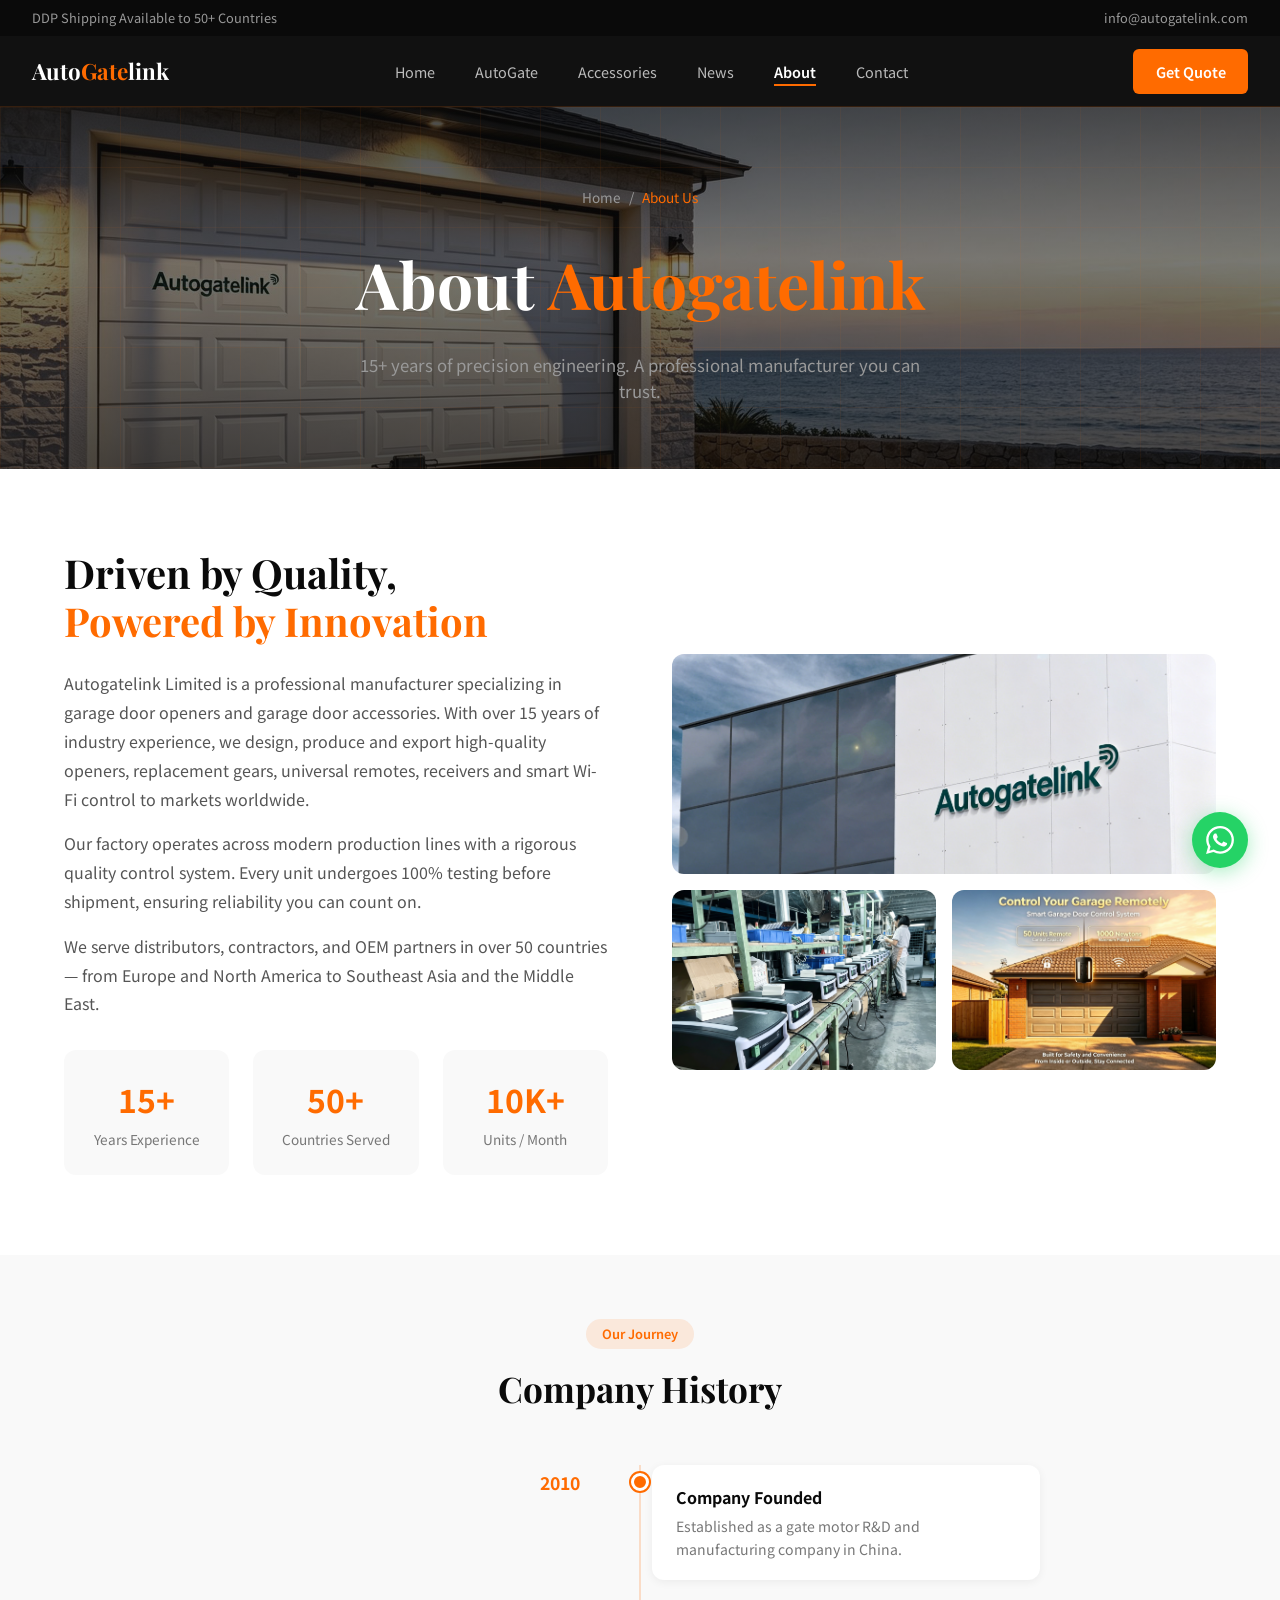
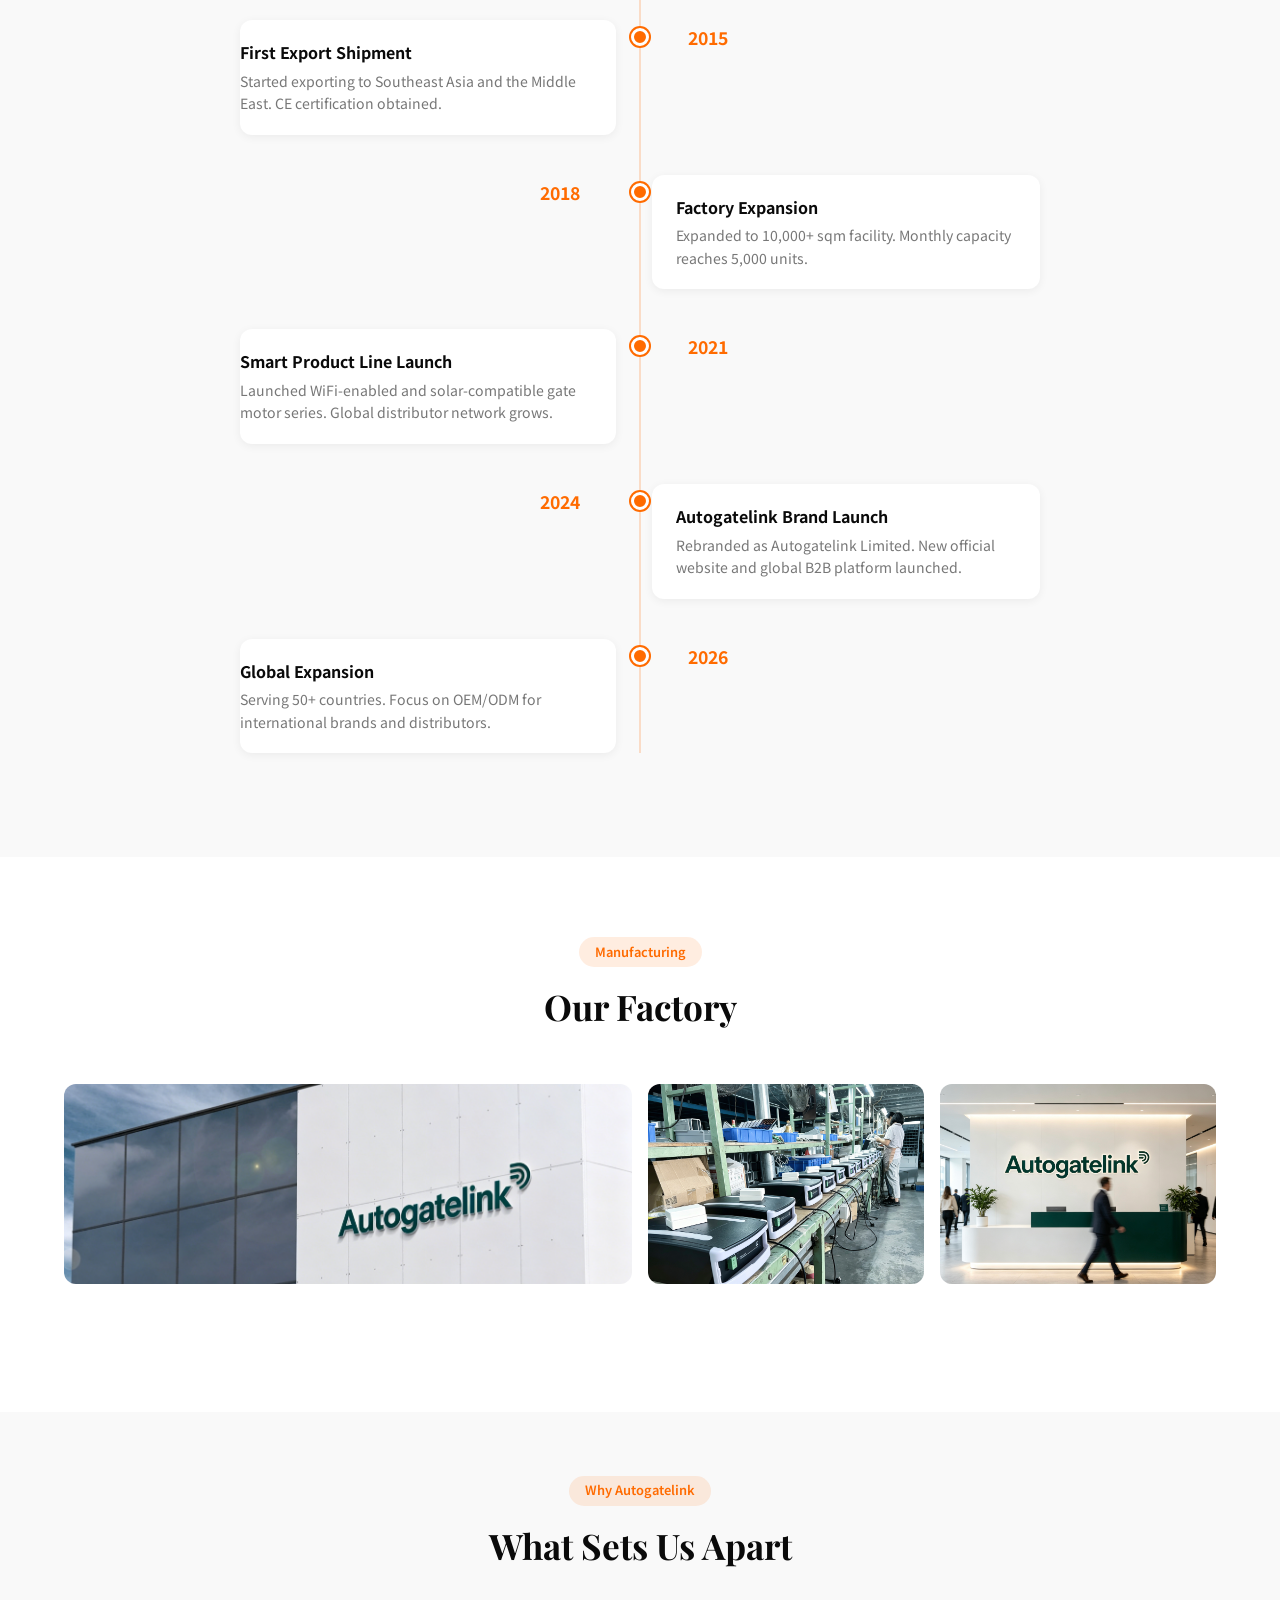
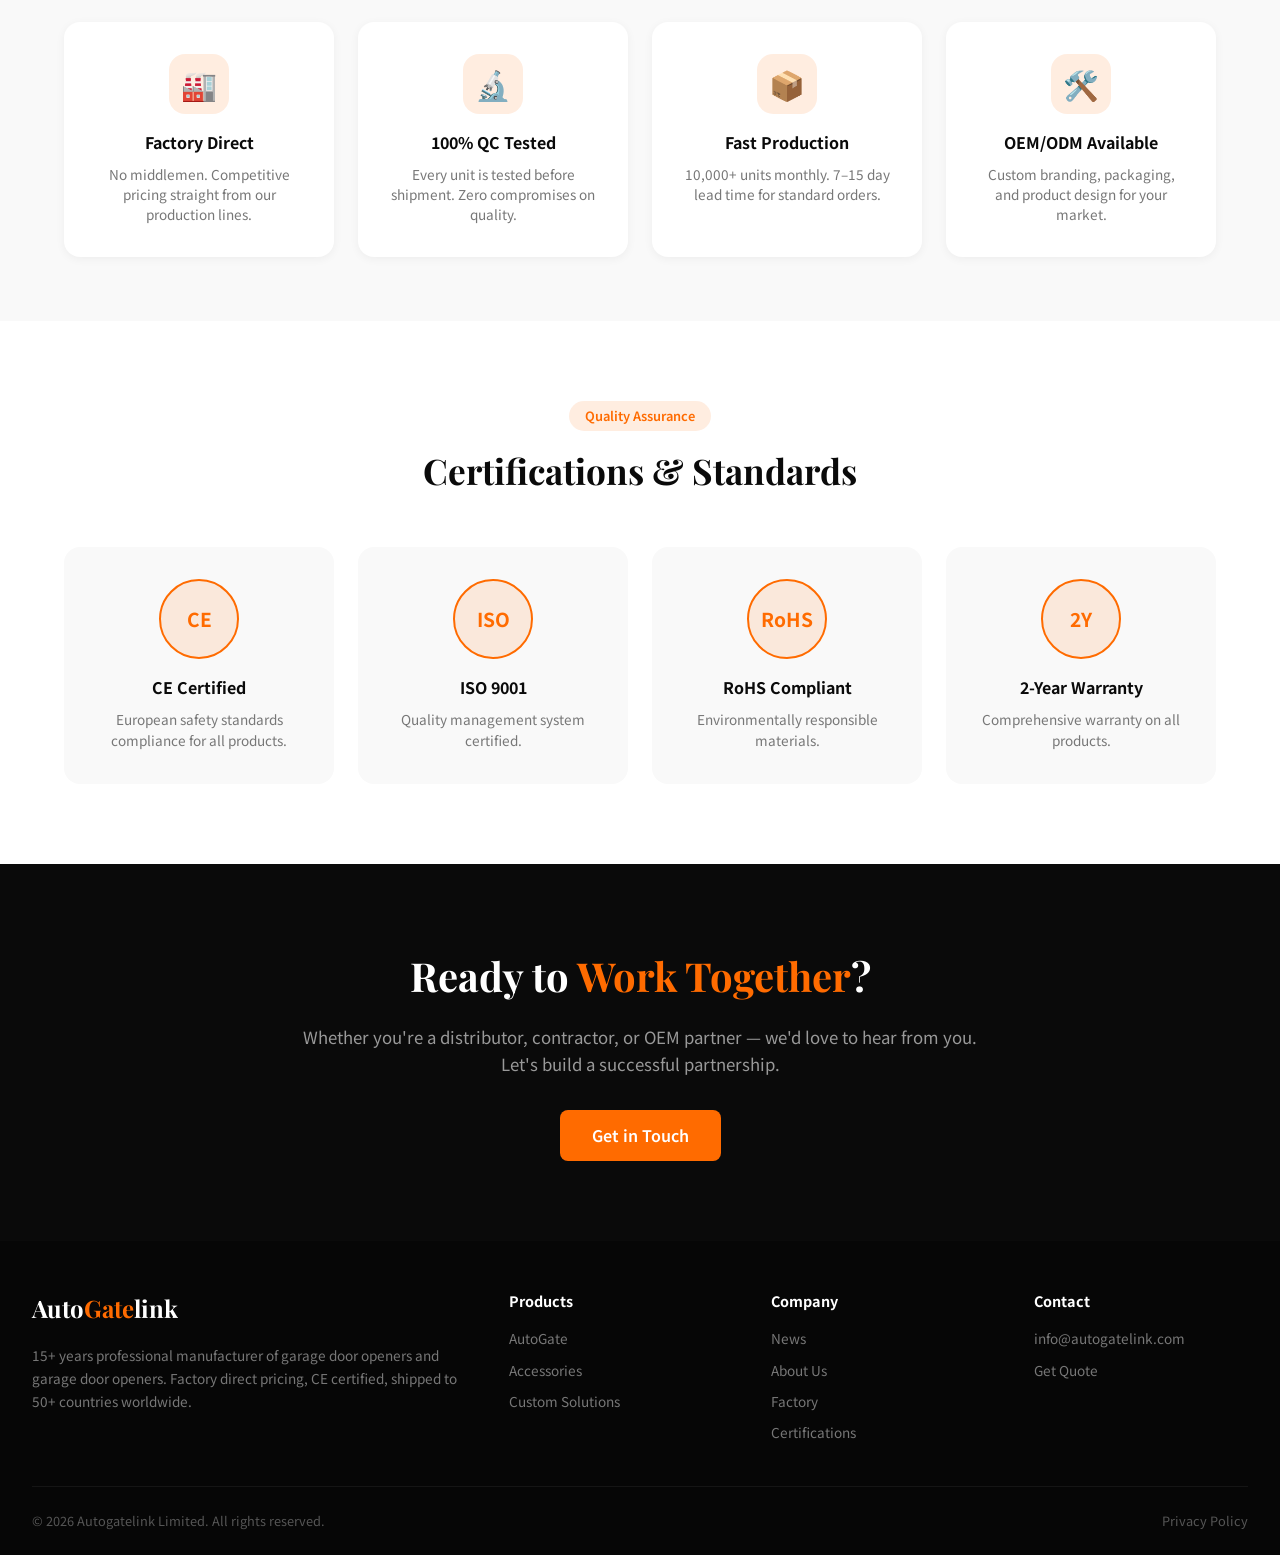
<file: about.html>
<!DOCTYPE html>
<html lang="en">
<head>
    <meta charset="UTF-8">
    <meta name="viewport" content="width=device-width, initial-scale=1.0">
    <title>About Autogatelink | Garage Door Opener &amp; Accessories Manufacturer</title>
    <meta name="description" content="Learn about Autogatelink &mdash; a garage door opener and garage door accessory manufacturer in Shenzhen, China, with a 10,000+ sqm facility and 5,000 units monthly capacity. CE, RCM, EN 12453 / EN 12445, OEM and ODM welcome.">
    <meta name="keywords" content="Autogatelink company, garage door opener manufacturer China, garage door opener factory Shenzhen, garage door accessories manufacturer, door control motor manufacturer, OEM garage door opener, ODM garage door opener, CE certified garage door opener, ISO 9001 garage door factory">
    <meta name="robots" content="index, follow">
    <meta name="author" content="Autogatelink Limited">
    <link rel="canonical" href="https://www.autogatelink.com/about.html">
    <meta property="og:type" content="website">
    <meta property="og:site_name" content="Autogatelink Limited">
    <meta property="og:title" content="About Autogatelink | Garage Door Opener &amp; Accessories Manufacturer">
    <meta property="og:description" content="Learn about Autogatelink &mdash; a garage door opener and garage door accessory manufacturer in Shenzhen, China, with a 10,000+ sqm facility and 5,000 units monthly capacity. CE, RCM, EN 12453 / EN 12445, OEM and ODM welcome.">
    <meta property="og:url" content="https://www.autogatelink.com/about.html">
    <meta property="og:locale" content="en_US">
    <meta name="twitter:card" content="summary_large_image">
    <meta name="twitter:title" content="About Autogatelink | Garage Door Opener &amp; Accessories Manufacturer">
    <meta name="twitter:description" content="Learn about Autogatelink &mdash; a garage door opener and garage door accessory manufacturer in Shenzhen, China, with a 10,000+ sqm facility and 5,000 units monthly capacity. CE, RCM, EN 12453 / EN 12445, OEM and ODM welcome.">
    <link rel="preconnect" href="https://fonts.googleapis.com">
    <link rel="preconnect" href="https://fonts.gstatic.com" crossorigin>
    <link href="https://fonts.googleapis.com/css2?family=Noto+Sans+SC:wght@300;400;500;600;700&family=Playfair+Display:wght@600;700&display=swap" rel="stylesheet">
    <style>
        :root {
            --primary: #FF6B00;
            --primary-dark: #E55A00;
            --primary-light: rgba(255,107,0,0.12);
            --dark: #0A0A0A;
            --gray-900: #1A1A1A;
            --gray-800: #2A2A2A;
            --gray-700: #3A3A3A;
            --gray-600: #555;
            --gray-500: #777;
            --gray-400: #999;
            --gray-300: #BBB;
            --white: #FFFFFF;
            --transition: 0.3s cubic-bezier(0.4, 0, 0.2, 1);
        }
        * { margin: 0; padding: 0; box-sizing: border-box; }
        html { scroll-behavior: smooth; }
        body { font-family: 'Noto Sans SC', sans-serif; background: var(--white); color: var(--gray-900); line-height: 1.6; overflow-x: hidden; }
        ::-webkit-scrollbar { width: 8px; }
        ::-webkit-scrollbar-track { background: var(--dark); }
        ::-webkit-scrollbar-thumb { background: var(--primary); border-radius: 4px; }

        /* Top Bar */
        .topbar { background: var(--dark); color: var(--gray-400); padding: 0.5rem 0; font-size: 0.8rem; }
        .topbar-inner { max-width: 1280px; margin: 0 auto; padding: 0 2rem; display: flex; justify-content: space-between; align-items: center; }
        .topbar a { color: var(--gray-400); text-decoration: none; transition: var(--transition); }
        .topbar a:hover { color: var(--primary); }

        /* Nav */
        nav { position: sticky; top: 0; z-index: 1000; background: rgba(10,10,10,0.97); backdrop-filter: blur(20px); border-bottom: 1px solid rgba(255,107,0,0.15); }
        .nav-inner { max-width: 1280px; margin: 0 auto; padding: 0 2rem; display: flex; justify-content: space-between; align-items: center; height: 70px; }
        .logo { font-family: 'Playfair Display', serif; font-size: 1.4rem; font-weight: 700; color: var(--white); text-decoration: none; }
        .logo span { color: var(--primary); }
        .nav-links { display: flex; gap: 2.5rem; list-style: none; align-items: center; }
        .nav-links a { color: var(--gray-300); text-decoration: none; font-size: 0.9rem; transition: var(--transition); position: relative; padding-bottom: 4px; }
        .nav-links a::after { content: ''; position: absolute; bottom: 0; left: 0; width: 0; height: 2px; background: var(--primary); transition: var(--transition); }
        .nav-links a:hover, .nav-links a.active { color: var(--white); }
        .nav-links a:hover::after, .nav-links a.active::after { width: 100%; }
        .btn-quote { background: var(--primary); color: var(--white) !important; padding: 0.5rem 1.5rem; border-radius: 6px; font-weight: 600; transition: var(--transition) !important; }
        .btn-quote:hover { background: var(--primary-dark) !important; transform: translateY(-1px); box-shadow: 0 4px 20px rgba(255,107,0,0.3); }
        .btn-quote::after { display: none !important; }
        /* Products Dropdown */
        .nav-item-dropdown { position: relative; }
        .dropdown-menu { 
            position: absolute; top: 100%; left: 50%; transform: translateX(-50%) translateY(10px);
            background: rgba(10,10,10,0.98); backdrop-filter: blur(20px);
            border: 1px solid rgba(255,107,0,0.2); border-radius: 12px;
            padding: 0.75rem 0; min-width: 260px;
            opacity: 0; visibility: hidden; transition: all 0.25s ease;
            box-shadow: 0 20px 60px rgba(0,0,0,0.4);
        }
        .nav-item-dropdown:hover .dropdown-menu { opacity: 1; visibility: visible; transform: translateX(-50%) translateY(0); }
        .dropdown-menu a { display: block; padding: 0.75rem 1.5rem; color: var(--gray-300); text-decoration: none; font-size: 0.85rem; transition: all 0.2s; }
        .dropdown-menu a:hover { background: rgba(255,107,0,0.1); color: var(--primary); }
        .dropdown-menu a strong { color: var(--white); }
        .dropdown-divider { height: 1px; background: rgba(255,255,255,0.08); margin: 0.5rem 0; }


        .nav-toggle { display: none; background: none; border: none; cursor: pointer; padding: 0.5rem; }
        .nav-toggle span { display: block; width: 24px; height: 2px; background: var(--white); margin: 5px 0; transition: var(--transition); }

        /* Page Header */
        .page-header { background: var(--dark); padding: 5rem 2rem 4rem; text-align: center; position: relative; overflow: hidden; }
        .page-header::before { content: ''; position: absolute; inset: 0; background-image: linear-gradient(rgba(255,107,0,0.05) 1px, transparent 1px), linear-gradient(90deg, rgba(255,107,0,0.05) 1px, transparent 1px); background-size: 60px 60px; }
        .page-header-inner { max-width: 1280px; margin: 0 auto; position: relative; z-index: 2; }
        .page-header h1 { font-family: 'Playfair Display', serif; font-size: clamp(2.5rem, 5vw, 4rem); color: var(--white); margin-bottom: 1rem; }
        .page-header h1 span { color: var(--primary); }
        .page-header p { color: var(--gray-400); font-size: 1.05rem; max-width: 600px; margin: 0 auto; }
        .breadcrumb { display: flex; gap: 0.5rem; justify-content: center; margin-bottom: 1.5rem; }
        .breadcrumb a, .breadcrumb span { color: var(--gray-400); font-size: 0.85rem; text-decoration: none; }
        .breadcrumb a:hover { color: var(--primary); }

        /* Container */
        .container { max-width: 1280px; margin: 0 auto; padding: 0 2rem; }

        /* Story Section */
        .story-section { padding: 5rem 2rem; }
        .story-grid { display: grid; grid-template-columns: 1fr 1fr; gap: 4rem; align-items: center; }
        .story-content h2 { font-family: 'Playfair Display', serif; font-size: 2.5rem; color: var(--dark); margin-bottom: 1.5rem; line-height: 1.2; }
        .story-content h2 span { color: var(--primary); }
        .story-content p { color: var(--gray-600); font-size: 1rem; line-height: 1.8; margin-bottom: 1rem; }
        .story-stats { display: grid; grid-template-columns: repeat(3, 1fr); gap: 1.5rem; margin-top: 2rem; }
        .story-stat { text-align: center; padding: 1.5rem; background: #f9f9f9; border-radius: 12px; }
        .story-stat .number { font-size: 2rem; font-weight: 700; color: var(--primary); }
        .story-stat .label { font-size: 0.85rem; color: var(--gray-500); margin-top: 0.25rem; }
        .story-img-grid { display: grid; grid-template-columns: 1fr 1fr; gap: 1rem; }
        .story-img { width: 100%; height: 180px; object-fit: cover; border-radius: 12px; }
        .story-img.full { grid-column: 1 / -1; height: 220px; }

        /* Timeline */
        .timeline-section { padding: 4rem 2rem; background: #f9f9f9; }
        .section-header { text-align: center; margin-bottom: 3rem; }
        .section-tag { display: inline-block; background: var(--primary-light); color: var(--primary); padding: 0.3rem 1rem; border-radius: 50px; font-size: 0.8rem; font-weight: 600; margin-bottom: 0.75rem; }
        .section-title { font-family: 'Playfair Display', serif; font-size: 2.2rem; color: var(--dark); }
        .timeline { max-width: 800px; margin: 0 auto; position: relative; }
        .timeline::before { content: ''; position: absolute; left: 50%; transform: translateX(-50%); top: 0; bottom: 0; width: 2px; background: rgba(255,107,0,0.2); }
        .timeline-item { display: flex; gap: 2rem; margin-bottom: 2.5rem; position: relative; }
        .timeline-item::before { content: ''; position: absolute; left: 50%; transform: translateX(-50%); top: 0.5rem; width: 12px; height: 12px; background: var(--primary); border-radius: 50%; border: 3px solid var(--white); box-shadow: 0 0 0 2px var(--primary); }
        .timeline-item:nth-child(even) { flex-direction: row-reverse; }
        .timeline-year { flex: 1; text-align: right; padding-right: 2.5rem; font-weight: 700; color: var(--primary); font-size: 1.1rem; padding-top: 0.25rem; }
        .timeline-item:nth-child(even) .timeline-year { text-align: left; padding-right: 0; padding-left: 2.5rem; }
        .timeline-content { flex: 1; padding-left: 2.5rem; background: var(--white); padding: 1.25rem 1.5rem; border-radius: 12px; box-shadow: 0 2px 10px rgba(0,0,0,0.06); }
        .timeline-item:nth-child(even) .timeline-content { padding-left: 0; }
        .timeline-content h4 { font-size: 1rem; font-weight: 700; color: var(--dark); margin-bottom: 0.25rem; }
        .timeline-content p { font-size: 0.88rem; color: var(--gray-500); }

        /* Factory Section */
        .factory-section { padding: 5rem 2rem; }
        .factory-section .section-header { margin-bottom: 3rem; }
        .factory-gallery { display: grid; grid-template-columns: repeat(4, 1fr); gap: 1rem; margin-bottom: 3rem; }
        .factory-gallery img { width: 100%; height: 200px; object-fit: cover; border-radius: 12px; transition: var(--transition); }
        .factory-gallery img:hover { transform: scale(1.03); }
        .factory-gallery .span2 { grid-column: span 2; }

        /* Features */
        .features-section { padding: 4rem 2rem; background: #f9f9f9; }
        .features-grid { display: grid; grid-template-columns: repeat(4, 1fr); gap: 1.5rem; }
        .feature-card { background: var(--white); padding: 2rem; border-radius: 16px; text-align: center; transition: var(--transition); box-shadow: 0 2px 10px rgba(0,0,0,0.05); }
        .feature-card:hover { transform: translateY(-4px); box-shadow: 0 8px 30px rgba(0,0,0,0.1); }
        .feature-icon { width: 60px; height: 60px; background: var(--primary-light); border-radius: 16px; display: flex; align-items: center; justify-content: center; margin: 0 auto 1rem; font-size: 1.8rem; }
        .feature-card h3 { font-size: 1rem; font-weight: 700; color: var(--dark); margin-bottom: 0.5rem; }
        .feature-card p { font-size: 0.85rem; color: var(--gray-500); line-height: 1.5; }

        /* Certs */
        .certs-section { padding: 5rem 2rem; }
        .certs-grid { display: grid; grid-template-columns: repeat(4, 1fr); gap: 1.5rem; margin-top: 3rem; }
        .cert-card { background: #f9f9f9; padding: 2rem; border-radius: 16px; text-align: center; }
        .cert-badge { width: 80px; height: 80px; background: var(--primary-light); border-radius: 50%; display: flex; align-items: center; justify-content: center; margin: 0 auto 1rem; font-weight: 700; font-size: 1.2rem; color: var(--primary); border: 2px solid var(--primary); }
        .cert-card h3 { font-size: 1rem; font-weight: 700; color: var(--dark); margin-bottom: 0.5rem; }
        .cert-card p { font-size: 0.85rem; color: var(--gray-500); }

        /* CTA */
        .cta-section { background: var(--dark); padding: 5rem 2rem; text-align: center; }
        .cta-inner { max-width: 700px; margin: 0 auto; }
        .cta-section h2 { font-family: 'Playfair Display', serif; font-size: 2.5rem; color: var(--white); margin-bottom: 1rem; }
        .cta-section h2 span { color: var(--primary); }
        .cta-section p { color: var(--gray-400); font-size: 1.05rem; margin-bottom: 2rem; }
        .btn-primary { background: var(--primary); color: var(--white); padding: 0.8rem 2rem; border-radius: 8px; text-decoration: none; font-weight: 600; font-size: 1rem; transition: var(--transition); display: inline-block; }
        .btn-primary:hover { background: var(--primary-dark); transform: translateY(-2px); box-shadow: 0 6px 20px rgba(255,107,0,0.3); }
        .btn-outline { border: 1px solid rgba(255,255,255,0.3); color: var(--white); padding: 0.8rem 2rem; border-radius: 8px; text-decoration: none; font-weight: 600; font-size: 1rem; transition: var(--transition); display: inline-block; }
        .btn-outline:hover { border-color: var(--primary); color: var(--primary); }

        /* Footer */
        footer { background: #060606; padding: 3rem 2rem 1.5rem; }
        .footer-inner { max-width: 1280px; margin: 0 auto; display: grid; grid-template-columns: 2fr 1fr 1fr 1fr; gap: 3rem; padding-bottom: 2rem; border-bottom: 1px solid rgba(255,255,255,0.06); }
        .footer-brand .logo { font-size: 1.5rem; display: block; margin-bottom: 1rem; color: var(--white); }
        .footer-brand p { color: var(--gray-500); font-size: 0.85rem; line-height: 1.7; }
        .footer-col h4 { color: var(--white); font-size: 0.9rem; font-weight: 700; margin-bottom: 1rem; }
        .footer-col a { display: block; color: var(--gray-500); text-decoration: none; font-size: 0.85rem; margin-bottom: 0.6rem; transition: var(--transition); }
        .footer-col a:hover { color: var(--primary); }
        .footer-bottom { max-width: 1280px; margin: 1.5rem auto 0; display: flex; justify-content: space-between; align-items: center; color: var(--gray-600); font-size: 0.8rem; }
        .footer-bottom a { color: var(--gray-600); text-decoration: none; }
        .footer-bottom a:hover { color: var(--primary); }

        /* Float */
        .float-btn { position: fixed; bottom: 2rem; right: 2rem; width: 56px; height: 56px; background: #25D366; border-radius: 50%; display: flex; align-items: center; justify-content: center; box-shadow: 0 4px 20px rgba(37,211,102,0.4); cursor: pointer; z-index: 999; transition: var(--transition); text-decoration: none; }
        .float-btn:hover { transform: scale(1.1); }
        .float-btn svg { width: 28px; height: 28px; fill: white; }

        @media (max-width: 768px) {
            .nav-links { display: none; }
            .nav-toggle { display: block; }
            .nav-links.open { display: flex; flex-direction: column; position: absolute; top: 70px; left: 0; right: 0; background: var(--dark); padding: 1.5rem; gap: 1rem; }
            .story-grid { grid-template-columns: 1fr; gap: 2rem; }
            .factory-gallery { grid-template-columns: 1fr 1fr; }
            .features-grid, .certs-grid { grid-template-columns: 1fr 1fr; }
            .timeline::before { left: 0; }
            .timeline-item, .timeline-item:nth-child(even) { flex-direction: column; }
            .timeline-year, .timeline-item:nth-child(even) .timeline-year { text-align: left; padding: 0 0 0.5rem 0; }
            .timeline-content, .timeline-item:nth-child(even) .timeline-content { padding: 0; }
            .footer-inner { grid-template-columns: 1fr; gap: 2rem; }
            .footer-bottom { flex-direction: column; gap: 0.5rem; text-align: center; }
        }
    
        /* ===== Sticky footer: keep footer at bottom on short pages ===== */
        body { display: flex; flex-direction: column; min-height: 100vh; }
        body > section, body > nav, body > .topbar { flex-shrink: 0; }
        body > footer { margin-top: auto; }
</style>
<!-- site.css -->
    <link rel="stylesheet" href="css/site.css">
</head>
<body>

    <!-- Top Bar -->
    <div class="topbar">
        <div class="topbar-inner">
            <span>DDP Shipping Available to 50+ Countries</span>
            <div class="topbar-links">
                <a href="mailto:info@autogatelink.com">info@autogatelink.com</a>
            </div>
        </div>
    </div>

    <!-- Nav -->
    <nav>
    <div class="nav-inner">
        <a href="index.html" class="logo">Auto<span>Gate</span>link</a>
        <ul class="nav-links">
            <li><a href="index.html">Home</a></li>
            <li class="nav-item-dropdown">
                <a href="products.html">AutoGate</a>
                <div class="dropdown-menu">
                    <a href="products.html#a5"><strong>A5</strong><br><span style="font-size:0.75rem;opacity:0.7">STD Garage Door Opener</span></a>
                    <a href="products.html#k8"><strong>K8</strong><br><span style="font-size:0.75rem;opacity:0.7">Plus Pro Garage Door Opener</span></a>
                    <div class="dropdown-divider"></div>
                    <a href="contact.html">Request Custom Quote</a>
                </div>
            </li>
            <li class="nav-item-dropdown">
                <a href="accessories.html">Accessories</a>
                <div class="dropdown-menu">
                    <a href="accessories.html#gear-41c4220a"><strong>41C4220A Gear</strong><br><span style="font-size:0.75rem;opacity:0.7">Gear &amp; Sprocket Kit</span></a>
                    <a href="accessories.html#rc-2630aio"><strong>2630AIO</strong><br><span style="font-size:0.75rem;opacity:0.7">Universal Multi-Frequency Remote</span></a>
                    <a href="accessories.html#hw-2701dg"><strong>2701DG</strong><br><span style="font-size:0.75rem;opacity:0.7">Decorative Hinge &amp; Handle Kit</span></a>
                    <a href="accessories.html#rx-9102"><strong>9102</strong><br><span style="font-size:0.75rem;opacity:0.7">Universal 2-CH Receiver</span></a>
                    <a href="accessories.html#wifi-9103"><strong>9103</strong><br><span style="font-size:0.75rem;opacity:0.7">Wi-Fi Garage Door Opener</span></a>
                    <div class="dropdown-divider"></div>
                    <a href="contact.html">Request Custom Quote</a>
                </div>
            </li>
            <li><a href="news.html">News</a></li>
            <li><a href="about.html" class="active">About</a></li>
            <li><a href="contact.html">Contact</a></li>
        </ul>
        <a href="contact.html" class="nav-quote">Get Quote</a>
        <button class="nav-toggle" aria-label="Toggle navigation">
            <span></span><span></span><span></span>
        </button>
    </div>
</nav>

    <!-- Page Header -->
    <section class="page-header">
        <div class="page-header-inner">
            <div class="breadcrumb">
                <a href="index.html">Home</a>
                <span>/</span>
                <span style="color:var(--primary)">About Us</span>
            </div>
            <h1>About <span>Autogatelink</span></h1>
            <p>15+ years of precision engineering. A professional manufacturer you can trust.</p>
        </div>
    </section>

    <!-- Story -->
    <section class="story-section">
        <div class="container">
            <div class="story-grid">
                <div class="story-content">
                    <h2>Driven by Quality,<br><span>Powered by Innovation</span></h2>
                    <p>Autogatelink Limited is a professional manufacturer specializing in garage door openers and garage door accessories. With over 15 years of industry experience, we design, produce and export high-quality openers, replacement gears, universal remotes, receivers and smart Wi-Fi control to markets worldwide.</p>
                    <p>Our factory operates across modern production lines with a rigorous quality control system. Every unit undergoes 100% testing before shipment, ensuring reliability you can count on.</p>
                    <p>We serve distributors, contractors, and OEM partners in over 50 countries — from Europe and North America to Southeast Asia and the Middle East.</p>
                    <div class="story-stats">
                        <div class="story-stat">
                            <div class="number">15+</div>
                            <div class="label">Years Experience</div>
                        </div>
                        <div class="story-stat">
                            <div class="number">50+</div>
                            <div class="label">Countries Served</div>
                        </div>
                        <div class="story-stat">
                            <div class="number">10K+</div>
                            <div class="label">Units / Month</div>
                        </div>
                    </div>
                </div>
                <div class="story-img-grid">
                    <img src="images/factory/Autogatelink-building.jpg" alt="Autogatelink Building" class="story-img full">
                    <img src="images/factory/factory1.jpg" alt="Factory Floor" class="story-img">
                    <img src="images/factory/container%20loading.jpg" alt="Container Loading" class="story-img">
                </div>
            </div>
        </div>
    </section>

    <!-- Timeline -->
    <section class="timeline-section">
        <div class="container">
            <div class="section-header">
                <div class="section-tag">Our Journey</div>
                <h2 class="section-title">Company History</h2>
            </div>
            <div class="timeline">
                <div class="timeline-item">
                    <div class="timeline-year">2010</div>
                    <div class="timeline-content">
                        <h4>Company Founded</h4>
                        <p>Established as a gate motor R&D and manufacturing company in China.</p>
                    </div>
                </div>
                <div class="timeline-item">
                    <div class="timeline-year">2015</div>
                    <div class="timeline-content">
                        <h4>First Export Shipment</h4>
                        <p>Started exporting to Southeast Asia and the Middle East. CE certification obtained.</p>
                    </div>
                </div>
                <div class="timeline-item">
                    <div class="timeline-year">2018</div>
                    <div class="timeline-content">
                        <h4>Factory Expansion</h4>
                        <p>Expanded to 10,000+ sqm facility. Monthly capacity reaches 5,000 units.</p>
                    </div>
                </div>
                <div class="timeline-item">
                    <div class="timeline-year">2021</div>
                    <div class="timeline-content">
                        <h4>Smart Product Line Launch</h4>
                        <p>Launched WiFi-enabled and solar-compatible gate motor series. Global distributor network grows.</p>
                    </div>
                </div>
                <div class="timeline-item">
                    <div class="timeline-year">2024</div>
                    <div class="timeline-content">
                        <h4>Autogatelink Brand Launch</h4>
                        <p>Rebranded as Autogatelink Limited. New official website and global B2B platform launched.</p>
                    </div>
                </div>
                <div class="timeline-item">
                    <div class="timeline-year">2026</div>
                    <div class="timeline-content">
                        <h4>Global Expansion</h4>
                        <p>Serving 50+ countries. Focus on OEM/ODM for international brands and distributors.</p>
                    </div>
                </div>
            </div>
        </div>
    </section>

    <!-- Factory Gallery -->
    <section class="factory-section" id="factory">
        <div class="container">
            <div class="section-header">
                <div class="section-tag">Manufacturing</div>
                <h2 class="section-title">Our Factory</h2>
            </div>
            <div class="factory-gallery">
                <img src="images/factory/Autogatelink-building.jpg" alt="Factory Building" class="span2" loading="lazy">
                <img src="images/factory/factory1.jpg" alt="Production Line" loading="lazy">
                <img src="images/factory/Autogatelink-meeting%20room.jpg" alt="Meeting Room" loading="lazy">
            </div>
        </div>
    </section>

    <!-- Why Choose Us -->
    <section class="features-section">
        <div class="container">
            <div class="section-header">
                <div class="section-tag">Why Autogatelink</div>
                <h2 class="section-title">What Sets Us Apart</h2>
            </div>
            <div class="features-grid">
                <div class="feature-card">
                    <div class="feature-icon">🏭</div>
                    <h3>Factory Direct</h3>
                    <p>No middlemen. Competitive pricing straight from our production lines.</p>
                </div>
                <div class="feature-card">
                    <div class="feature-icon">🔬</div>
                    <h3>100% QC Tested</h3>
                    <p>Every unit is tested before shipment. Zero compromises on quality.</p>
                </div>
                <div class="feature-card">
                    <div class="feature-icon">📦</div>
                    <h3>Fast Production</h3>
                    <p>10,000+ units monthly. 7–15 day lead time for standard orders.</p>
                </div>
                <div class="feature-card">
                    <div class="feature-icon">🛠️</div>
                    <h3>OEM/ODM Available</h3>
                    <p>Custom branding, packaging, and product design for your market.</p>
                </div>
            </div>
        </div>
    </section>

    <!-- Certifications -->
    <section class="certs-section" id="certifications">
        <div class="container">
            <div class="section-header">
                <div class="section-tag">Quality Assurance</div>
                <h2 class="section-title">Certifications & Standards</h2>
            </div>
            <div class="certs-grid">
                <div class="cert-card">
                    <div class="cert-badge">CE</div>
                    <h3>CE Certified</h3>
                    <p>European safety standards compliance for all products.</p>
                </div>
                <div class="cert-card">
                    <div class="cert-badge">ISO</div>
                    <h3>ISO 9001</h3>
                    <p>Quality management system certified.</p>
                </div>
                <div class="cert-card">
                    <div class="cert-badge">RoHS</div>
                    <h3>RoHS Compliant</h3>
                    <p>Environmentally responsible materials.</p>
                </div>
                <div class="cert-card">
                    <div class="cert-badge">2Y</div>
                    <h3>2-Year Warranty</h3>
                    <p>Comprehensive warranty on all products.</p>
                </div>
            </div>
        </div>
    </section>

    <!-- CTA -->
    <section class="cta-section">
        <div class="cta-inner">
            <h2>Ready to <span>Work Together</span>?</h2>
            <p>Whether you're a distributor, contractor, or OEM partner — we'd love to hear from you. Let's build a successful partnership.</p>
            <div>
                <a href="contact.html" class="btn-primary">Get in Touch</a>
            </div>
        </div>
    </section>

    <!-- Footer -->
    <footer>
        <div class="footer-inner">
            <div class="footer-brand">
                <a href="index.html" class="logo" style="color:var(--white)">Auto<span>Gate</span>link</a>
                <p>15+ years professional manufacturer of garage door openers and garage door openers. Factory direct pricing, CE certified, shipped to 50+ countries worldwide.</p>
            </div>
            <div class="footer-col">
                <h4>Products</h4>
                <a href="products.html">AutoGate</a>
                <a href="accessories.html">Accessories</a>
                <a href="contact.html">Custom Solutions</a>
            </div>
            <div class="footer-col">
                <h4>Company</h4>
                <a href="news.html">News</a>
                <a href="about.html">About Us</a>
                <a href="about.html#factory">Factory</a>
                <a href="about.html#certifications">Certifications</a>
            </div>
            <div class="footer-col">
                <h4>Contact</h4>
                <a href="mailto:info@autogatelink.com">info@autogatelink.com</a>
                <a href="contact.html">Get Quote</a>
            </div>
        </div>
        <div class="footer-bottom">
            <span>© 2026 Autogatelink Limited. All rights reserved.</span>
            <span><a href="#">Privacy Policy</a></span>
        </div>
    </footer>

    <!-- WhatsApp Float -->
    <a href="https://wa.me/8615360961160" class="float-btn" target="_blank" title="Chat on WhatsApp">
        <svg viewBox="0 0 24 24"><path d="M17.472 14.382c-.297-.149-1.758-.867-2.03-.967-.273-.099-.471-.148-.67.15-.197.297-.767.966-.94 1.164-.173.199-.347.223-.644.075-.297-.15-1.255-.463-2.39-1.475-.883-.788-1.48-1.761-1.653-2.059-.173-.297-.018-.458.13-.606.134-.133.298-.347.446-.52.149-.174.198-.298.298-.497.099-.198.05-.371-.025-.52-.075-.149-.669-1.612-.916-2.207-.242-.579-.487-.5-.669-.51-.173-.008-.371-.01-.57-.01-.198 0-.52.074-.792.372-.272.297-1.04 1.016-1.04 2.479 0 1.462 1.065 2.875 1.213 3.074.149.198 2.096 3.2 5.077 4.487.709.306 1.262.489 1.694.625.712.227 1.36.195 1.871.118.571-.085 1.758-.719 2.006-1.413.248-.694.248-1.289.173-1.413-.074-.124-.272-.198-.57-.347m-5.421 7.403h-.004a9.87 9.87 0 01-5.031-1.378l-.361-.214-3.741.982.998-3.648-.235-.374a9.86 9.86 0 01-1.51-5.26c.001-5.45 4.436-9.884 9.888-9.884 2.64 0 5.122 1.03 6.988 2.898a9.825 9.825 0 012.893 6.994c-.003 5.45-4.437 9.884-9.885 9.884m8.413-18.297A11.815 11.815 0 0012.05 0C5.495 0 .16 5.335.157 11.892c0 2.096.547 4.142 1.588 5.945L.057 24l6.305-1.654a11.882 11.882 0 005.683 1.448h.005c6.554 0 11.89-5.335 11.893-11.893a11.821 11.821 0 00-3.48-8.413z"/></svg>
    </a>

<!-- site.js -->
    <script src="js/site.js" defer></script>
</body>
</html>
</file>
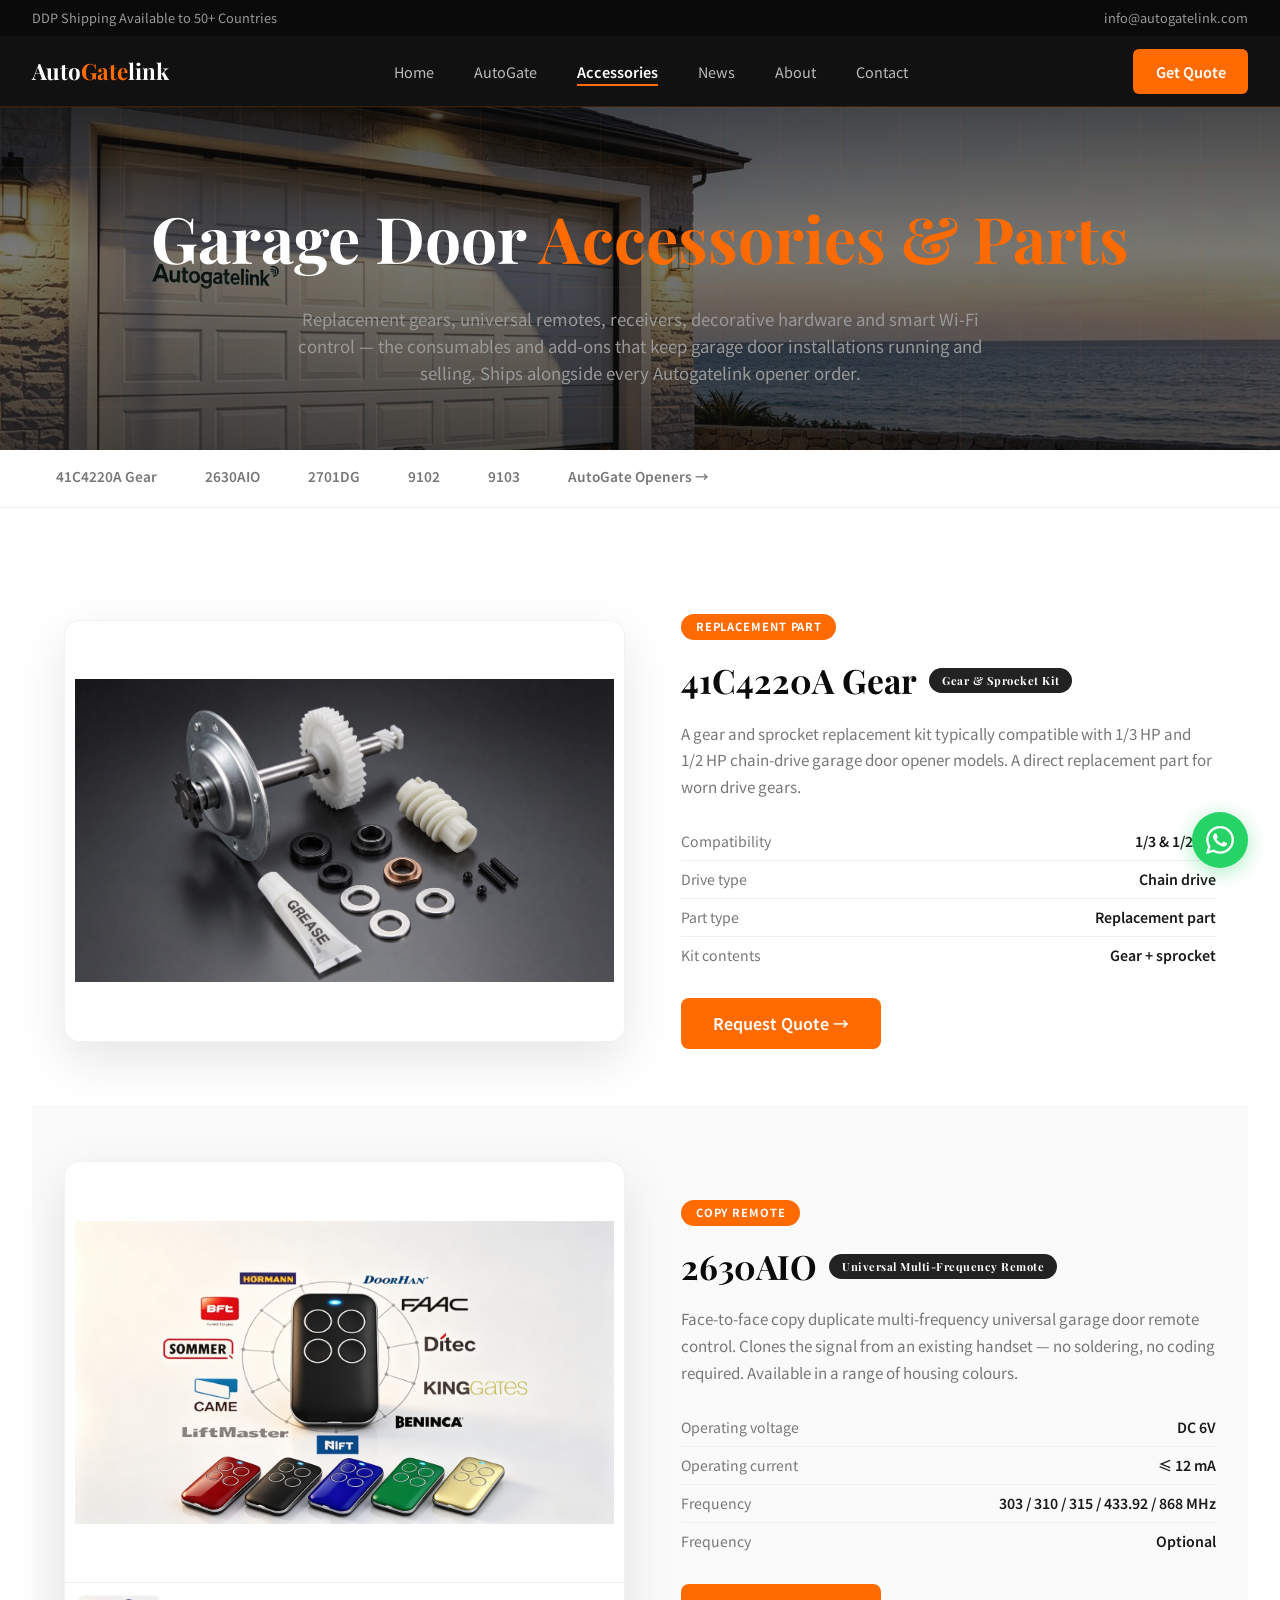
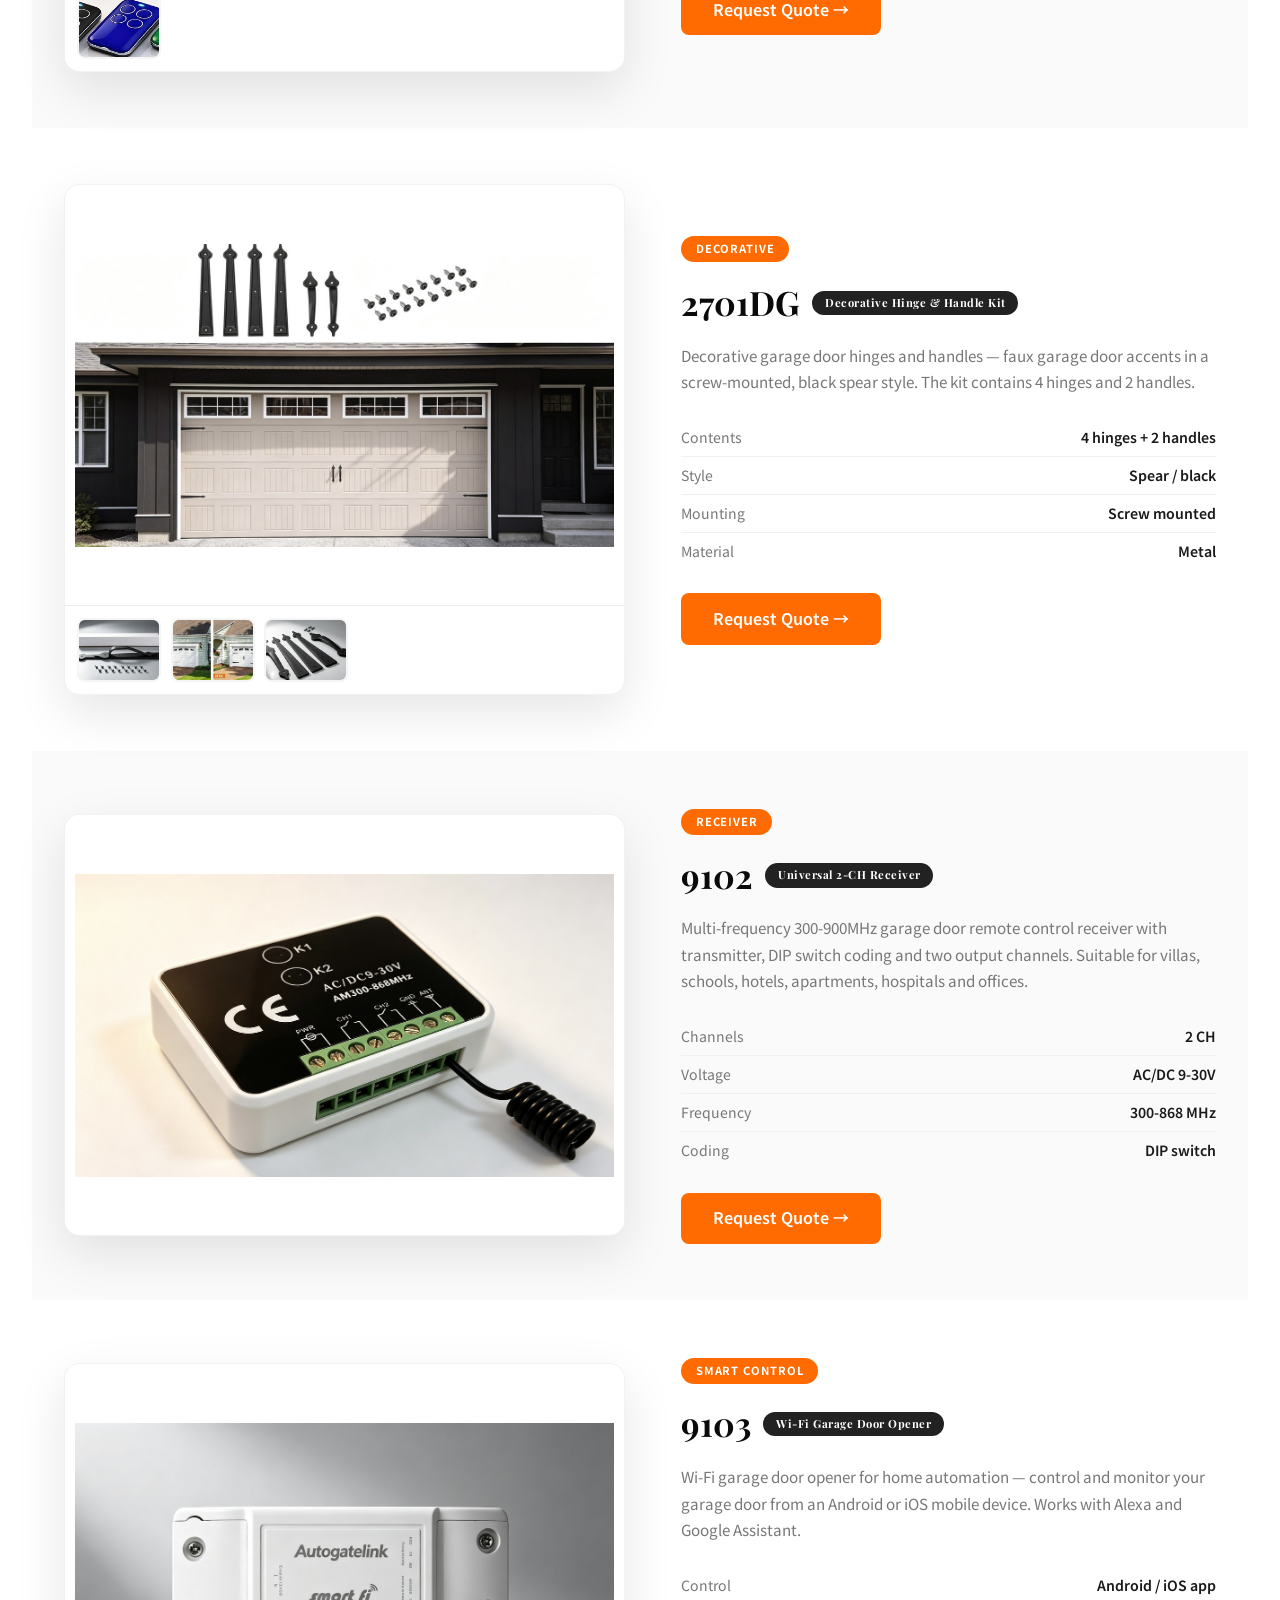
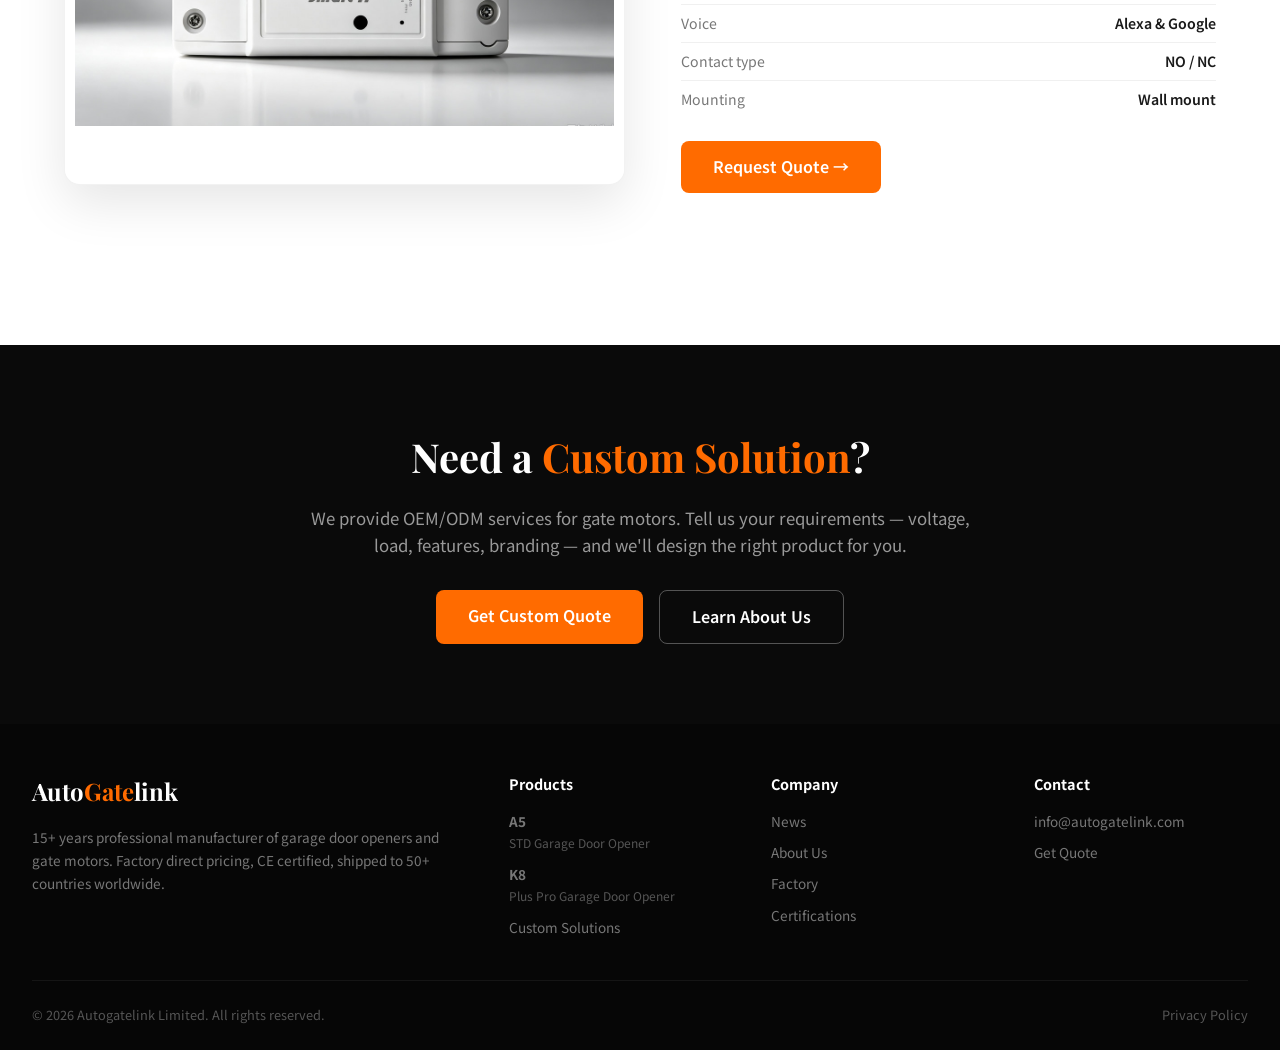
<file: accessories.html>
﻿<!DOCTYPE html>
<html lang="en">
<head>
    <meta charset="UTF-8">
    <meta name="viewport" content="width=device-width, initial-scale=1.0">
    <title>Garage Door Accessories &amp; Parts | Autogatelink</title>
    <meta name="description" content="Garage door accessories and replacement parts from Autogatelink: 41C4220A gear and sprocket kit, 2630AIO multi-frequency copy remote, 2701DG decorative hinge and handle kit, 9102 universal 2-channel receiver and 9103 Wi-Fi garage door opener. OEM and ODM welcome.">
    <meta name="keywords" content="garage door accessories, garage door parts, garage door opener parts, garage door replacement parts, garage door gear and sprocket kit, 41C4220A gear, garage door opener gear kit, universal garage door remote, multi-frequency garage door remote, garage door remote duplicator, face to face copy remote control, 303MHz garage door remote, 315MHz garage door remote, 433.92MHz garage door remote, 868MHz garage door remote, garage door remote receiver, universal receiver 2 channel, 300-900MHz receiver, Wi-Fi garage door opener, smart garage door controller, Alexa garage door opener, Google Assistant garage door opener, garage door decorative hardware, garage door hinges and handles, faux garage door accents, black garage door hinge kit, garage door handle kit, garage door accessories manufacturer, garage door accessories supplier">
    <meta name="robots" content="index, follow">
    <meta name="author" content="Autogatelink Limited">
    <link rel="canonical" href="https://www.autogatelink.com/accessories.html">
    <meta property="og:type" content="website">
    <meta property="og:site_name" content="Autogatelink Limited">
    <meta property="og:title" content="Garage Door Accessories &amp; Parts | Autogatelink">
    <meta property="og:description" content="Garage door accessories and replacement parts from Autogatelink: 41C4220A gear and sprocket kit, 2630AIO multi-frequency copy remote, 2701DG decorative hinge and handle kit, 9102 universal 2-channel receiver and 9103 Wi-Fi garage door opener. OEM and ODM welcome.">
    <meta property="og:url" content="https://www.autogatelink.com/accessories.html">
    <meta property="og:locale" content="en_US">
    <meta name="twitter:card" content="summary_large_image">
    <meta name="twitter:title" content="Garage Door Accessories &amp; Parts | Autogatelink">
    <meta name="twitter:description" content="Garage door accessories and replacement parts from Autogatelink: 41C4220A gear and sprocket kit, 2630AIO multi-frequency copy remote, 2701DG decorative hinge and handle kit, 9102 universal 2-channel receiver and 9103 Wi-Fi garage door opener. OEM and ODM welcome.">
    <link rel="preconnect" href="https://fonts.googleapis.com">
    <link rel="preconnect" href="https://fonts.gstatic.com" crossorigin>
    <link href="https://fonts.googleapis.com/css2?family=Noto+Sans+SC:wght@300;400;500;600;700&family=Playfair+Display:wght@600;700&display=swap" rel="stylesheet">
    <style>
        :root {
            --primary: #FF6B00;
            --primary-dark: #E55A00;
            --primary-light: rgba(255,107,0,0.12);
            --dark: #0A0A0A;
            --gray-900: #1A1A1A;
            --gray-800: #2A2A2A;
            --gray-700: #3A3A3A;
            --gray-600: #555;
            --gray-500: #777;
            --gray-400: #999;
            --gray-300: #BBB;
            --white: #FFFFFF;
            --transition: 0.3s cubic-bezier(0.4, 0, 0.2, 1);
        }
        * { margin: 0; padding: 0; box-sizing: border-box; }
        html { scroll-behavior: smooth; }
        body { font-family: 'Noto Sans SC', sans-serif; background: var(--white); color: var(--gray-900); line-height: 1.6; overflow-x: hidden; }
        ::-webkit-scrollbar { width: 8px; }
        ::-webkit-scrollbar-track { background: var(--dark); }
        ::-webkit-scrollbar-thumb { background: var(--primary); border-radius: 4px; }

        .topbar { background: var(--dark); color: var(--gray-400); padding: 0.5rem 0; font-size: 0.8rem; }
        .topbar-inner { max-width: 1280px; margin: 0 auto; padding: 0 2rem; display: flex; justify-content: space-between; align-items: center; }
        .topbar a { color: var(--gray-400); text-decoration: none; transition: var(--transition); }
        .topbar a:hover { color: var(--primary); }

        nav { position: sticky; top: 0; z-index: 1000; background: rgba(10,10,10,0.97); backdrop-filter: blur(20px); border-bottom: 1px solid rgba(255,107,0,0.15); }
        .nav-inner { max-width: 1280px; margin: 0 auto; padding: 0 2rem; display: flex; justify-content: space-between; align-items: center; height: 70px; }
        .logo { font-family: 'Playfair Display', serif; font-size: 1.4rem; font-weight: 700; color: var(--white); text-decoration: none; }
        .logo span { color: var(--primary); }
        .nav-links { display: flex; gap: 2.5rem; list-style: none; align-items: center; }
        .nav-links a { color: var(--gray-300); text-decoration: none; font-size: 0.9rem; transition: var(--transition); position: relative; padding-bottom: 4px; }
        .nav-links a::after { content: ''; position: absolute; bottom: 0; left: 0; width: 0; height: 2px; background: var(--primary); transition: var(--transition); }
        .nav-links a:hover, .nav-links a.active { color: var(--white); }
        .nav-links a:hover::after, .nav-links a.active::after { width: 100%; }
        .btn-quote { background: var(--primary); color: var(--white) !important; padding: 0.5rem 1.5rem; border-radius: 6px; font-weight: 600; transition: var(--transition) !important; }
        .btn-quote:hover { background: var(--primary-dark) !important; transform: translateY(-1px); box-shadow: 0 4px 20px rgba(255,107,0,0.3); }
        .btn-quote::after { display: none !important; }
        /* Products Dropdown */
        .nav-item-dropdown { position: relative; }
        .dropdown-menu { 
            position: absolute; top: 100%; left: 50%; transform: translateX(-50%) translateY(10px);
            background: rgba(10,10,10,0.98); backdrop-filter: blur(20px);
            border: 1px solid rgba(255,107,0,0.2); border-radius: 12px;
            padding: 0.75rem 0; min-width: 260px;
            opacity: 0; visibility: hidden; transition: all 0.25s ease;
            box-shadow: 0 20px 60px rgba(0,0,0,0.4);
        }
        .nav-item-dropdown:hover .dropdown-menu { opacity: 1; visibility: visible; transform: translateX(-50%) translateY(0); }
        .dropdown-menu a { display: block; padding: 0.75rem 1.5rem; color: var(--gray-300); text-decoration: none; font-size: 0.85rem; transition: all 0.2s; }
        .dropdown-menu a:hover { background: rgba(255,107,0,0.1); color: var(--primary); }
        .dropdown-menu a strong { color: var(--white); }
        .dropdown-divider { height: 1px; background: rgba(255,255,255,0.08); margin: 0.5rem 0; }


        .nav-toggle { display: none; background: none; border: none; cursor: pointer; padding: 0.5rem; }
        .nav-toggle span { display: block; width: 24px; height: 2px; background: var(--white); margin: 5px 0; transition: var(--transition); }

        .page-header { background: var(--dark); padding: 5rem 2rem 4rem; text-align: center; position: relative; overflow: hidden; }
        .page-header::before { content: ''; position: absolute; inset: 0; background-image: linear-gradient(rgba(255,107,0,0.05) 1px, transparent 1px), linear-gradient(90deg, rgba(255,107,0,0.05) 1px, transparent 1px); background-size: 60px 60px; }
        .page-header-inner { max-width: 1280px; margin: 0 auto; position: relative; z-index: 2; }
        .page-header h1 { font-family: 'Playfair Display', serif; font-size: clamp(2.5rem, 5vw, 4rem); color: var(--white); margin-bottom: 1rem; }
        .page-header h1 span { color: var(--primary); }
        .page-header p { color: var(--gray-400); font-size: 1.05rem; max-width: 700px; margin: 0 auto; }
        .breadcrumb { display: flex; gap: 0.5rem; justify-content: center; margin-bottom: 1.5rem; }
        .breadcrumb a, .breadcrumb span { color: var(--gray-400); font-size: 0.85rem; text-decoration: none; }
        .breadcrumb a:hover { color: var(--primary); }

        /* Series Navigation */
        .series-nav { position: sticky; top: 70px; z-index: 999; background: var(--white); border-bottom: 1px solid #eee; padding: 0 2rem; }
        .series-nav-inner { max-width: 1280px; margin: 0 auto; display: flex; gap: 0; overflow-x: auto; }
        .series-nav a { display: block; padding: 1rem 1.5rem; color: var(--gray-500); text-decoration: none; font-size: 0.85rem; font-weight: 600; white-space: nowrap; border-bottom: 3px solid transparent; transition: var(--transition); }
        .series-nav a:hover, .series-nav a.active { color: var(--primary); border-bottom-color: var(--primary); }

        .products-section { padding: 3rem 2rem 6rem; max-width: 1280px; margin: 0 auto; }
        .category-block { margin-bottom: 6rem; scroll-margin-top: 140px; }
        .category-title { font-family: 'Playfair Display', serif; font-size: 2rem; color: var(--dark); margin-bottom: 0.5rem; display: flex; align-items: center; gap: 0.75rem; }
        .category-tag { display: inline-block; background: var(--primary); color: var(--white); font-size: 0.7rem; font-weight: 700; padding: 0.2rem 0.8rem; border-radius: 50px; letter-spacing: 0.5px; }
        .category-sub { color: var(--gray-500); margin-bottom: 2.5rem; font-size: 0.95rem; max-width: 700px; }

        .product-grid { display: grid; grid-template-columns: repeat(auto-fill, minmax(340px, 1fr)); gap: 2rem; margin-bottom: 3rem; }
        .product-card { background: var(--white); border-radius: 16px; overflow: hidden; box-shadow: 0 4px 20px rgba(0,0,0,0.08); transition: var(--transition); border: 1px solid rgba(0,0,0,0.06); }
        .product-card:hover { transform: translateY(-6px); box-shadow: 0 12px 40px rgba(0,0,0,0.14); }
        .product-img { width: 100%; height: 240px; object-fit: cover; display: block; background: #f5f5f5; }
        .product-card .product-img-wrap { position: relative; overflow: hidden; }
        .product-card .product-img-wrap .product-tag-overlay { position: absolute; top: 12px; left: 12px; background: var(--primary); color: white; padding: 0.25rem 0.75rem; border-radius: 6px; font-size: 0.75rem; font-weight: 700; }

        .product-info { padding: 1.5rem; }
        .product-name { font-size: 1.3rem; font-weight: 700; color: var(--dark); margin-bottom: 0.25rem; }
        .product-subname { color: var(--primary); font-size: 0.85rem; font-weight: 600; margin-bottom: 0.75rem; }
        .product-desc { color: var(--gray-500); font-size: 0.9rem; margin-bottom: 1rem; line-height: 1.5; }

        .spec-list { list-style: none; margin-bottom: 1.25rem; }
        .spec-list li { display: flex; justify-content: space-between; padding: 0.35rem 0; border-bottom: 1px solid #f0f0f0; font-size: 0.85rem; }
        .spec-list li:last-child { border-bottom: none; }
        .spec-label { color: var(--gray-500); }
        .spec-value { font-weight: 600; color: var(--gray-900); }

        .product-link { display: inline-block; color: var(--primary); font-weight: 600; font-size: 0.9rem; text-decoration: none; transition: var(--transition); }
        .product-link:hover { color: var(--primary-dark); }

        .spec-table-wrap { overflow-x: auto; margin-bottom: 2rem; border-radius: 12px; box-shadow: 0 4px 20px rgba(0,0,0,0.06); }
        .spec-table { width: 100%; border-collapse: collapse; background: var(--white); min-width: 700px; }
        .spec-table thead { background: var(--dark); }
        .spec-table th { color: var(--white); padding: 0.85rem 1rem; text-align: left; font-size: 0.8rem; font-weight: 600; white-space: nowrap; }
        .spec-table td { padding: 0.75rem 1rem; border-bottom: 1px solid #eee; font-size: 0.85rem; color: var(--gray-700); }
        .spec-table tbody tr:hover { background: var(--primary-light); }
        .spec-table tbody tr:last-child td { border-bottom: none; }
        .spec-table .highlight-row { background: rgba(255,107,0,0.04); }

        .features-grid { display: grid; grid-template-columns: repeat(auto-fill, minmax(280px, 1fr)); gap: 1rem; margin-top: 1.5rem; }
        .feature-item { background: #f9f9f9; padding: 1.25rem; border-radius: 10px; display: flex; gap: 0.75rem; align-items: flex-start; }
        .feature-icon { width: 36px; height: 36px; background: var(--primary-light); border-radius: 8px; display: flex; align-items: center; justify-content: center; flex-shrink: 0; font-size: 1rem; font-weight: 700; color: var(--primary); }
        .feature-title { font-weight: 700; color: var(--dark); margin-bottom: 0.2rem; font-size: 0.9rem; }
        .feature-desc { color: var(--gray-500); font-size: 0.82rem; line-height: 1.5; }

        .section-divider { height: 1px; background: linear-gradient(to right, transparent, var(--primary), transparent); margin: 4rem 0; opacity: 0.3; }

        .cta-section { background: var(--dark); padding: 5rem 2rem; text-align: center; }
        .cta-inner { max-width: 700px; margin: 0 auto; }
        .cta-section h2 { font-family: 'Playfair Display', serif; font-size: 2.5rem; color: var(--white); margin-bottom: 1rem; }
        .cta-section h2 span { color: var(--primary); }
        .cta-section p { color: var(--gray-400); font-size: 1.05rem; margin-bottom: 2rem; }
        .cta-btns { display: flex; gap: 1rem; justify-content: center; flex-wrap: wrap; }
        .btn-primary { background: var(--primary); color: var(--white); padding: 0.8rem 2rem; border-radius: 8px; text-decoration: none; font-weight: 600; font-size: 1rem; transition: var(--transition); display: inline-block; }
        .btn-primary:hover { background: var(--primary-dark); transform: translateY(-2px); box-shadow: 0 6px 20px rgba(255,107,0,0.3); }
        .btn-outline { border: 1px solid rgba(255,255,255,0.3); color: var(--white); padding: 0.8rem 2rem; border-radius: 8px; text-decoration: none; font-weight: 600; font-size: 1rem; transition: var(--transition); display: inline-block; }
        .btn-outline:hover { border-color: var(--primary); color: var(--primary); }

        footer { background: #060606; padding: 3rem 2rem 1.5rem; }
        .footer-inner { max-width: 1280px; margin: 0 auto; display: grid; grid-template-columns: 2fr 1fr 1fr 1fr; gap: 3rem; padding-bottom: 2rem; border-bottom: 1px solid rgba(255,255,255,0.06); }
        .footer-brand .logo { font-size: 1.5rem; display: block; margin-bottom: 1rem; }
        .footer-brand p { color: var(--gray-500); font-size: 0.85rem; line-height: 1.7; }
        .footer-col h4 { color: var(--white); font-size: 0.9rem; font-weight: 700; margin-bottom: 1rem; }
        .footer-col a { display: block; color: var(--gray-500); text-decoration: none; font-size: 0.85rem; margin-bottom: 0.6rem; transition: var(--transition); }
        .footer-col a:hover { color: var(--primary); }
        .footer-bottom { max-width: 1280px; margin: 1.5rem auto 0; display: flex; justify-content: space-between; align-items: center; color: var(--gray-600); font-size: 0.8rem; }
        .footer-bottom a { color: var(--gray-600); text-decoration: none; }
        .footer-bottom a:hover { color: var(--primary); }

        .float-btn { position: fixed; bottom: 2rem; right: 2rem; width: 56px; height: 56px; background: #25D366; border-radius: 50%; display: flex; align-items: center; justify-content: center; box-shadow: 0 4px 20px rgba(37,211,102,0.4); cursor: pointer; z-index: 999; transition: var(--transition); text-decoration: none; }
        .float-btn:hover { transform: scale(1.1); }
        .float-btn svg { width: 28px; height: 28px; fill: white; }

        @media (max-width: 768px) {
            .nav-links { display: none; }
            .nav-toggle { display: block; }
            .nav-links.open { display: flex; flex-direction: column; position: absolute; top: 70px; left: 0; right: 0; background: var(--dark); padding: 1.5rem; gap: 1rem; }
            .series-nav { display: none; }
            .footer-inner { grid-template-columns: 1fr; gap: 2rem; }
            .product-grid { grid-template-columns: 1fr; }
            .footer-bottom { flex-direction: column; gap: 0.5rem; text-align: center; }
        }
    
        /* ===== Sticky footer: keep footer at bottom on short pages ===== */
        body { display: flex; flex-direction: column; min-height: 100vh; }
        body > section, body > nav, body > .topbar { flex-shrink: 0; }
        body > footer { margin-top: auto; }

        /* ===== Model gallery sections ===== */
        .model-section { padding: 3.5rem 0; scroll-margin-top: 140px; }
        .model-section:nth-of-type(even) { background: #fafafa; }
        .model-inner { max-width: 1280px; margin: 0 auto; padding: 0 2rem; display: grid; grid-template-columns: 1.05fr 1fr; gap: 3.5rem; align-items: center; }
        .model-media { border-radius: 16px; overflow: hidden; background: #fff; box-shadow: 0 18px 50px rgba(0,0,0,0.10); border: 1px solid rgba(0,0,0,0.05); }
        .model-main { width: 100%; height: 420px; object-fit: contain; background: #fff; padding: 10px; display: block; }
        .gallery-strip { display: flex; gap: 0.6rem; padding: 0.75rem; border-top: 1px solid #eee; background: #fff; flex-wrap: wrap; }
        .gallery-strip img { width: 84px; height: 64px; object-fit: cover; border-radius: 8px; border: 2px solid transparent; cursor: pointer; transition: var(--transition); background: #f5f5f5; }
        .gallery-strip img:hover { border-color: var(--primary); }
        .gallery-strip img.gallery-kit { object-fit: contain; background: #fff; }
        .model-badge { display: inline-block; background: var(--primary); color: #fff; font-size: 0.7rem; font-weight: 700; letter-spacing: 0.08em; text-transform: uppercase; padding: 0.25rem 0.9rem; border-radius: 50px; margin-bottom: 0.85rem; }
        .model-title { font-family: 'Playfair Display', serif; font-size: 2.1rem; color: var(--dark); margin-bottom: 0.75rem; display: flex; align-items: center; gap: 0.75rem; flex-wrap: wrap; }
        .model-desc { color: var(--gray-500); font-size: 0.95rem; line-height: 1.75; margin-bottom: 1.5rem; }
        .model-specs { list-style: none; margin-bottom: 1.5rem; }
        .model-specs li { display: flex; justify-content: space-between; gap: 1rem; padding: 0.45rem 0; border-bottom: 1px solid #f0f0f0; font-size: 0.88rem; }
        .model-specs li:last-child { border-bottom: none; }
        .model-specs .spec-label { color: var(--gray-500); }
        .model-specs .spec-value { font-weight: 600; color: var(--gray-900); text-align: right; }
        .model-table { max-width: 1280px; margin: 1.5rem auto 0; padding: 0 2rem; }
        .model-note { max-width: 1280px; margin: 1rem auto 0; padding: 0 2rem; }
        .model-kit { max-width: 1280px; margin: 2rem auto 0; padding: 0 2rem; }
        .model-kit h4 { font-size: 1rem; font-weight: 700; color: var(--dark); margin: 0 0 0.85rem; }
        .model-kit-figure { background: #fff; border: 1px solid rgba(0,0,0,0.06); border-radius: 14px; box-shadow: 0 12px 34px rgba(0,0,0,0.07); overflow: hidden; padding: 1rem; }
        .model-kit-figure img { display: block; width: 100%; height: auto; object-fit: contain; }
        .model-kit-figure figcaption { font-size: .82rem; color: var(--gray-500); padding: .85rem .25rem .15rem; text-align: center; }

        /* ===== Use cases ===== */
        .use-cases { padding: 3.5rem 0 4rem; }
        .use-cases-inner { max-width: 1280px; margin: 0 auto; padding: 0 2rem; }
        .use-cases-head { text-align: center; max-width: 760px; margin: 0 auto 2.5rem; }
        .use-cases-head .model-badge { margin-bottom: .85rem; }
        .use-cases-head h2 { font-family: 'Playfair Display', serif; font-size: 2.1rem; color: var(--dark); margin-bottom: .9rem; }
        .use-cases-head p { color: var(--gray-500); font-size: 1rem; line-height: 1.8; margin: 0; }
        .use-cases-grid { display: grid; grid-template-columns: repeat(3, minmax(0, 1fr)); gap: 2rem; }
        .use-case-card { background: #fff; border: 1px solid rgba(0,0,0,0.06); border-radius: 16px; overflow: hidden; box-shadow: 0 14px 40px rgba(0,0,0,0.08); display: flex; flex-direction: column; }
        .use-case-card img { width: 100%; height: 240px; object-fit: cover; display: block; }
        .use-case-body { padding: 1.25rem 1.4rem 1.5rem; }
        .use-case-body h3 { font-family: 'Playfair Display', serif; font-size: 1.15rem; color: var(--dark); margin: 0 0 .5rem; }
        .use-case-body p { font-size: .9rem; color: var(--gray-500); line-height: 1.7; margin: 0; }
        @media (max-width: 900px) {
            .model-inner { grid-template-columns: 1fr; gap: 2rem; }
            .model-main { height: 300px; }
            .use-cases-grid { grid-template-columns: 1fr; }
        }

    .product-img--contain { object-fit: contain; background: #ffffff; padding: 6px; }
    </style>
<!-- site.css -->
    <link rel="stylesheet" href="css/site.css">
</head>
<body>

    <!-- Top Bar -->
    <div class="topbar">
        <div class="topbar-inner">
            <span>DDP Shipping Available to 50+ Countries</span>
            <div class="topbar-links">
                <a href="mailto:info@autogatelink.com">info@autogatelink.com</a>
            </div>
        </div>
    </div>

    <!-- Navigation -->
    <nav>
    <div class="nav-inner">
        <a href="index.html" class="logo">Auto<span>Gate</span>link</a>
        <ul class="nav-links">
            <li><a href="index.html">Home</a></li>
            <li class="nav-item-dropdown">
                <a href="products.html">AutoGate</a>
                <div class="dropdown-menu">
                    <a href="products.html#a5"><strong>A5</strong><br><span style="font-size:0.75rem;opacity:0.7">STD Garage Door Opener</span></a>
                    <a href="products.html#k8"><strong>K8</strong><br><span style="font-size:0.75rem;opacity:0.7">Plus Pro Garage Door Opener</span></a>
                    <div class="dropdown-divider"></div>
                    <a href="contact.html">Request Custom Quote</a>
                </div>
            </li>
            <li class="nav-item-dropdown">
                <a href="accessories.html" class="active">Accessories</a>
                <div class="dropdown-menu">
                    <a href="accessories.html#gear-41c4220a"><strong>41C4220A Gear</strong><br><span style="font-size:0.75rem;opacity:0.7">Gear &amp; Sprocket Kit</span></a>
                    <a href="accessories.html#rc-2630aio"><strong>2630AIO</strong><br><span style="font-size:0.75rem;opacity:0.7">Universal Multi-Frequency Remote</span></a>
                    <a href="accessories.html#hw-2701dg"><strong>2701DG</strong><br><span style="font-size:0.75rem;opacity:0.7">Decorative Hinge &amp; Handle Kit</span></a>
                    <a href="accessories.html#rx-9102"><strong>9102</strong><br><span style="font-size:0.75rem;opacity:0.7">Universal 2-CH Receiver</span></a>
                    <a href="accessories.html#wifi-9103"><strong>9103</strong><br><span style="font-size:0.75rem;opacity:0.7">Wi-Fi Garage Door Opener</span></a>
                    <div class="dropdown-divider"></div>
                    <a href="contact.html">Request Custom Quote</a>
                </div>
            </li>
            <li><a href="news.html">News</a></li>
            <li><a href="about.html">About</a></li>
            <li><a href="contact.html">Contact</a></li>
        </ul>
        <a href="contact.html" class="nav-quote">Get Quote</a>
        <button class="nav-toggle" aria-label="Toggle navigation">
            <span></span><span></span><span></span>
        </button>
    </div>
</nav>

    <!-- Page Header -->
    

<section class="page-header">
        <div class="page-header-inner">
            <h1>Garage Door <span>Accessories &amp; Parts</span></h1>
            <p>Replacement gears, universal remotes, receivers, decorative hardware and smart Wi-Fi control &mdash;
               the consumables and add-ons that keep garage door installations running and selling. Ships alongside
               every Autogatelink opener order.</p>
        </div>
    </section>

<!-- Series Navigation -->
    <div class="series-nav" id="series-nav">
        <div class="series-nav-inner">
            <a href="#gear-41c4220a" class="active">41C4220A Gear</a>
            <a href="#rc-2630aio">2630AIO</a>
            <a href="#hw-2701dg">2701DG</a>
            <a href="#rx-9102">9102</a>
            <a href="#wifi-9103">9103</a>
            <a href="products.html">AutoGate Openers &rarr;</a>
        </div>
    </div>

    <script>
    document.addEventListener('DOMContentLoaded', function() {
        const sections = document.querySelectorAll('.model-section');
        const navLinks = document.querySelectorAll('.series-nav a[href^="#"]');
        window.addEventListener('scroll', function() {
            let current = '';
            sections.forEach(s => {
                const top = s.offsetTop - 200;
                if (window.scrollY >= top) current = s.id;
            });
            navLinks.forEach(a => {
                a.classList.toggle('active', a.getAttribute('href') === '#' + current);
            });
        });
    });
    </script>


    <!-- ===================== ACCESSORIES SECTION ===================== -->
    <section class="products-section">

        <section class="model-section" id="gear-41c4220a">
            <div class="model-inner">
                <div class="model-media">
                    <img id="main-gear-41c4220a" class="model-main" src="images/accessory/41C4220A/41c4220a-gear.jpg" alt="41C4220A gear and sprocket kit for chain drive garage door openers">
                </div>
                <div class="model-content">
                    <span class="model-badge">Replacement Part</span>
                    <h2 class="model-title">41C4220A Gear <span class="category-tag" style="background:#222">Gear &amp; Sprocket Kit</span></h2>
                    <p class="model-desc">A gear and sprocket replacement kit typically compatible with 1/3 HP and 1/2 HP chain-drive garage door opener models. A direct replacement part for worn drive gears.</p>
                    <ul class="model-specs">
                    <li><span class="spec-label">Compatibility</span><span class="spec-value">1/3 &amp; 1/2 HP</span></li>
                    <li><span class="spec-label">Drive type</span><span class="spec-value">Chain drive</span></li>
                    <li><span class="spec-label">Part type</span><span class="spec-value">Replacement part</span></li>
                    <li><span class="spec-label">Kit contents</span><span class="spec-value">Gear + sprocket</span></li>
                    </ul>
                    <a href="contact.html" class="btn-primary">Request Quote &rarr;</a>
                </div>
            </div>
        </section>
        <section class="model-section" id="rc-2630aio">
            <div class="model-inner">
                <div class="model-media">
                    <img id="main-rc-2630aio" class="model-main" src="images/accessory/2630AIO/2630aio-main.jpg" alt="2630AIO universal multi-frequency garage door remote control">
                    <div class="gallery-strip">
                <img src="images/accessory/2630AIO/2630aio-colors.jpg" alt="2630AIO remote control colour options" loading="lazy" onclick="var m=document.getElementById('main-rc-2630aio');if(m){m.src=this.src;m.alt=this.alt;}">
                    </div>
                </div>
                <div class="model-content">
                    <span class="model-badge">Copy Remote</span>
                    <h2 class="model-title">2630AIO <span class="category-tag" style="background:#222">Universal Multi-Frequency Remote</span></h2>
                    <p class="model-desc">Face-to-face copy duplicate multi-frequency universal garage door remote control. Clones the signal from an existing handset &mdash; no soldering, no coding required. Available in a range of housing colours.</p>
                    <ul class="model-specs">
                    <li><span class="spec-label">Operating voltage</span><span class="spec-value">DC 6V</span></li>
                    <li><span class="spec-label">Operating current</span><span class="spec-value">&le; 12 mA</span></li>
                    <li><span class="spec-label">Frequency</span><span class="spec-value">303 / 310 / 315 / 433.92 / 868 MHz</span></li>
                    <li><span class="spec-label">Frequency</span><span class="spec-value">Optional</span></li>
                    </ul>
                    <a href="contact.html" class="btn-primary">Request Quote &rarr;</a>
                </div>
            </div>
        </section>
        <section class="model-section" id="hw-2701dg">
            <div class="model-inner">
                <div class="model-media">
                    <img id="main-hw-2701dg" class="model-main" src="images/accessory/2701DG/2701dg-1.jpg" alt="2701DG decorative black spear style garage door hinges and handles">
                    <div class="gallery-strip">
                <img src="images/accessory/2701DG/2701dg-2.jpg" alt="2701DG kit contents: hinges and screws" loading="lazy" onclick="var m=document.getElementById('main-hw-2701dg');if(m){m.src=this.src;m.alt=this.alt;}">
                <img src="images/accessory/2701DG/2701dg-3.jpg" alt="2701DG before and after view on a garage door" loading="lazy" onclick="var m=document.getElementById('main-hw-2701dg');if(m){m.src=this.src;m.alt=this.alt;}">
                <img src="images/accessory/2701DG/2701dg-4.jpg" alt="2701DG installed detail" loading="lazy" onclick="var m=document.getElementById('main-hw-2701dg');if(m){m.src=this.src;m.alt=this.alt;}">
                    </div>
                </div>
                <div class="model-content">
                    <span class="model-badge">Decorative</span>
                    <h2 class="model-title">2701DG <span class="category-tag" style="background:#222">Decorative Hinge &amp; Handle Kit</span></h2>
                    <p class="model-desc">Decorative garage door hinges and handles &mdash; faux garage door accents in a screw-mounted, black spear style. The kit contains 4 hinges and 2 handles.</p>
                    <ul class="model-specs">
                    <li><span class="spec-label">Contents</span><span class="spec-value">4 hinges + 2 handles</span></li>
                    <li><span class="spec-label">Style</span><span class="spec-value">Spear / black</span></li>
                    <li><span class="spec-label">Mounting</span><span class="spec-value">Screw mounted</span></li>
                    <li><span class="spec-label">Material</span><span class="spec-value">Metal</span></li>
                    </ul>
                    <a href="contact.html" class="btn-primary">Request Quote &rarr;</a>
                </div>
            </div>
        </section>
        <section class="model-section" id="rx-9102">
            <div class="model-inner">
                <div class="model-media">
                    <img id="main-rx-9102" class="model-main" src="images/accessory/9102/9102.jpg" alt="9102 universal 2 channel multi-frequency garage door receiver">
                </div>
                <div class="model-content">
                    <span class="model-badge">Receiver</span>
                    <h2 class="model-title">9102 <span class="category-tag" style="background:#222">Universal 2-CH Receiver</span></h2>
                    <p class="model-desc">Multi-frequency 300-900MHz garage door remote control receiver with transmitter, DIP switch coding and two output channels. Suitable for villas, schools, hotels, apartments, hospitals and offices.</p>
                    <ul class="model-specs">
                    <li><span class="spec-label">Channels</span><span class="spec-value">2 CH</span></li>
                    <li><span class="spec-label">Voltage</span><span class="spec-value">AC/DC 9-30V</span></li>
                    <li><span class="spec-label">Frequency</span><span class="spec-value">300-868 MHz</span></li>
                    <li><span class="spec-label">Coding</span><span class="spec-value">DIP switch</span></li>
                    </ul>
                    <a href="contact.html" class="btn-primary">Request Quote &rarr;</a>
                </div>
            </div>
        </section>
        <section class="model-section" id="wifi-9103">
            <div class="model-inner">
                <div class="model-media">
                    <img id="main-wifi-9103" class="model-main" src="images/accessory/9103/9103.jpg" alt="9103 Wi-Fi garage door opener controller for Alexa and Google Assistant">
                </div>
                <div class="model-content">
                    <span class="model-badge">Smart Control</span>
                    <h2 class="model-title">9103 <span class="category-tag" style="background:#222">Wi-Fi Garage Door Opener</span></h2>
                    <p class="model-desc">Wi-Fi garage door opener for home automation &mdash; control and monitor your garage door from an Android or iOS mobile device. Works with Alexa and Google Assistant.</p>
                    <ul class="model-specs">
                    <li><span class="spec-label">Control</span><span class="spec-value">Android / iOS app</span></li>
                    <li><span class="spec-label">Voice</span><span class="spec-value">Alexa &amp; Google</span></li>
                    <li><span class="spec-label">Contact type</span><span class="spec-value">NO / NC</span></li>
                    <li><span class="spec-label">Mounting</span><span class="spec-value">Wall mount</span></li>
                    </ul>
                    <a href="contact.html" class="btn-primary">Request Quote &rarr;</a>
                </div>
            </div>
        </section>

    </section>

<section class="cta-section">
        <div class="cta-inner">
            <h2>Need a <span>Custom Solution</span>?</h2>
            <p>We provide OEM/ODM services for gate motors. Tell us your requirements — voltage, load, features, branding — and we'll design the right product for you.</p>
            <div class="cta-btns">
                <a href="contact.html" class="btn-primary">Get Custom Quote</a>
                <a href="about.html" class="btn-outline">Learn About Us</a>
            </div>
        </div>
    </section>

    <!-- Footer -->
    <footer>
        <div class="footer-inner">
            <div class="footer-brand">
                <a href="index.html" class="logo" style="color:var(--white)">Auto<span>Gate</span>link</a>
                <p>15+ years professional manufacturer of garage door openers and gate motors. Factory direct pricing, CE certified, shipped to 50+ countries worldwide.</p>
            </div>
            <div class="footer-col">
                <h4>Products</h4>
                <a href="products.html#a5"><strong>A5</strong><br><span style="font-size:0.75rem;opacity:0.7">STD Garage Door Opener</span></a>
                <a href="products.html#k8"><strong>K8</strong><br><span style="font-size:0.75rem;opacity:0.7">Plus Pro Garage Door Opener</span></a>
                <a href="contact.html">Custom Solutions</a>
            </div>
            <div class="footer-col">
                <h4>Company</h4>
                <a href="news.html">News</a>
                <a href="about.html">About Us</a>
                <a href="about.html#factory">Factory</a>
                <a href="about.html#certifications">Certifications</a>
            </div>
            <div class="footer-col">
                <h4>Contact</h4>
                <a href="mailto:info@autogatelink.com">info@autogatelink.com</a>
                <a href="contact.html">Get Quote</a>
            </div>
        </div>
        <div class="footer-bottom">
            <span>&copy; 2026 Autogatelink Limited. All rights reserved.</span>
            <span><a href="#">Privacy Policy</a></span>
        </div>
    </footer>

    <!-- WhatsApp Float -->
    <a href="https://wa.me/8615360961160" class="float-btn" target="_blank" title="Chat on WhatsApp">
        <svg viewBox="0 0 24 24"><path d="M17.472 14.382c-.297-.149-1.758-.867-2.03-.967-.273-.099-.471-.148-.67.15-.197.297-.767.966-.94 1.164-.173.199-.347.223-.644.075-.297-.15-1.255-.463-2.39-1.475-.883-.788-1.48-1.761-1.653-2.059-.173-.297-.018-.458.13-.606.134-.133.298-.347.446-.52.149-.174.198-.298.298-.497.099-.198.05-.371-.025-.52-.075-.149-.669-1.612-.916-2.207-.242-.579-.487-.5-.669-.51-.173-.008-.371-.01-.57-.01-.198 0-.52.074-.792.372-.272.297-1.04 1.016-1.04 2.479 0 1.462 1.065 2.875 1.213 3.074.149.198 2.096 3.2 5.077 4.487.709.306 1.262.489 1.694.625.712.227 1.36.195 1.871.118.571-.085 1.758-.719 2.006-1.413.248-.694.248-1.289.173-1.413-.074-.124-.272-.198-.57-.347m-5.421 7.403h-.004a9.87 9.87 0 01-5.031-1.378l-.361-.214-3.741.982.998-3.648-.235-.374a9.86 9.86 0 01-1.51-5.26c.001-5.45 4.436-9.884 9.888-9.884 2.64 0 5.122 1.03 6.988 2.898a9.825 9.825 0 012.893 6.994c-.003 5.45-4.437 9.884-9.885 9.884m8.413-18.297A11.815 11.815 0 0012.05 0C5.495 0 .16 5.335.157 11.892c0 2.096.547 4.142 1.588 5.945L.057 24l6.305-1.654a11.882 11.882 0 005.683 1.448h.005c6.554 0 11.89-5.335 11.893-11.893a11.821 11.821 0 00-3.48-8.413z"/></svg>
    </a>

<!-- site.js -->
    <script src="js/site.js" defer></script>
</body>
</file>
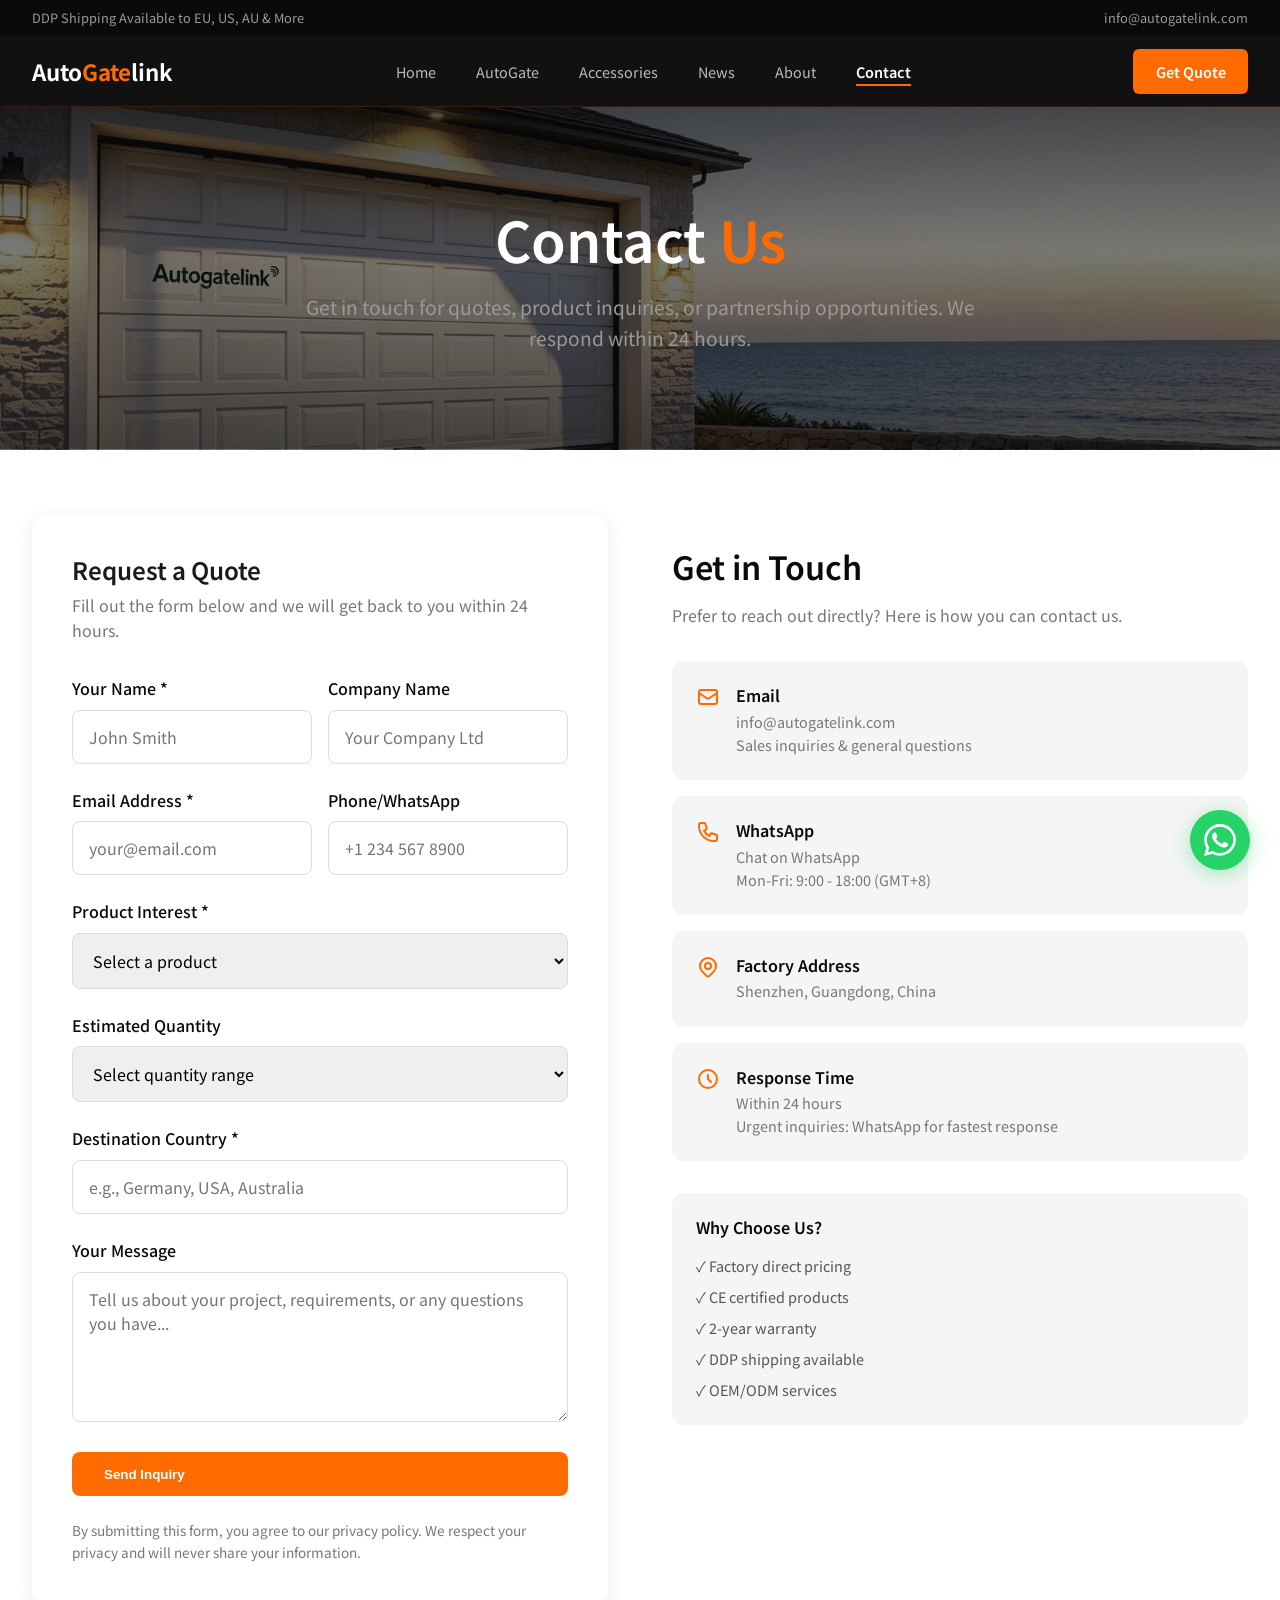
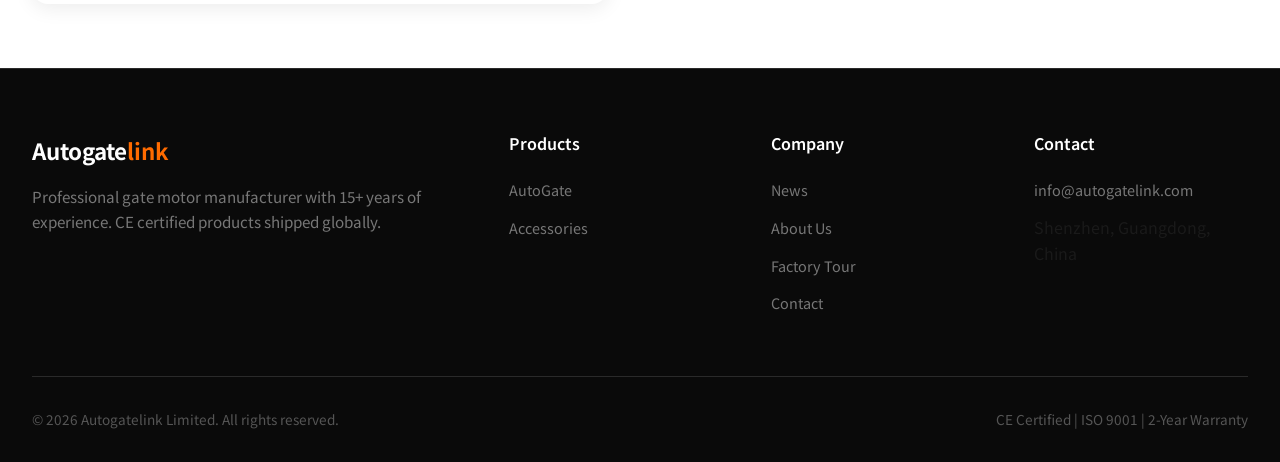
<file: contact.html>
<!DOCTYPE html>
<html lang="en">
<head>
    <meta charset="UTF-8">
    <meta name="viewport" content="width=device-width, initial-scale=1.0">
    <title>Contact Autogatelink | Garage Door Opener &amp; Accessories Supplier</title>
    <meta name="description" content="Contact Autogatelink for garage door openers, replacement parts and accessories. Email info@autogatelink.com or message us on WhatsApp. OEM and ODM inquiries welcome &mdash; quotation within 24 hours.">
    <meta name="keywords" content="contact garage door opener supplier, garage door opener quotation, garage door opener factory contact, garage door accessories supplier, buy garage door opener, OEM garage door opener, ODM garage door accessories, Autogatelink contact">
    <meta name="robots" content="index, follow">
    <meta name="author" content="Autogatelink Limited">
    <link rel="canonical" href="https://www.autogatelink.com/contact.html">
    <meta property="og:type" content="website">
    <meta property="og:site_name" content="Autogatelink Limited">
    <meta property="og:title" content="Contact Autogatelink | Garage Door Opener &amp; Accessories Supplier">
    <meta property="og:description" content="Contact Autogatelink for garage door openers, replacement parts and accessories. Email info@autogatelink.com or message us on WhatsApp. OEM and ODM inquiries welcome &mdash; quotation within 24 hours.">
    <meta property="og:url" content="https://www.autogatelink.com/contact.html">
    <meta property="og:locale" content="en_US">
    <meta name="twitter:card" content="summary_large_image">
    <meta name="twitter:title" content="Contact Autogatelink | Garage Door Opener &amp; Accessories Supplier">
    <meta name="twitter:description" content="Contact Autogatelink for garage door openers, replacement parts and accessories. Email info@autogatelink.com or message us on WhatsApp. OEM and ODM inquiries welcome &mdash; quotation within 24 hours.">
    <link rel="stylesheet" href="css/style.css">
    <link href="https://fonts.googleapis.com/css2?family=Noto+Sans+SC:wght@300;400;500;600;700&display=swap" rel="stylesheet">
<!-- site.css -->
    <link rel="stylesheet" href="css/site.css">
</head>
<body>
    <div class="topbar">
        <div class="topbar-inner">
            <span>DDP Shipping Available to EU, US, AU & More</span>
            <div>
                <a href="mailto:info@autogatelink.com">info@autogatelink.com</a>
            </div>
        </div>
    </div>

    <nav>
    <div class="nav-inner">
        <a href="index.html" class="logo">Auto<span>Gate</span>link</a>
        <ul class="nav-links">
            <li><a href="index.html">Home</a></li>
            <li class="nav-item-dropdown">
                <a href="products.html">AutoGate</a>
                <div class="dropdown-menu">
                    <a href="products.html#a5"><strong>A5</strong><br><span style="font-size:0.75rem;opacity:0.7">STD Garage Door Opener</span></a>
                    <a href="products.html#k8"><strong>K8</strong><br><span style="font-size:0.75rem;opacity:0.7">Plus Pro Garage Door Opener</span></a>
                    <div class="dropdown-divider"></div>
                    <a href="contact.html">Request Custom Quote</a>
                </div>
            </li>
            <li class="nav-item-dropdown">
                <a href="accessories.html">Accessories</a>
                <div class="dropdown-menu">
                    <a href="accessories.html#gear-41c4220a"><strong>41C4220A Gear</strong><br><span style="font-size:0.75rem;opacity:0.7">Gear &amp; Sprocket Kit</span></a>
                    <a href="accessories.html#rc-2630aio"><strong>2630AIO</strong><br><span style="font-size:0.75rem;opacity:0.7">Universal Multi-Frequency Remote</span></a>
                    <a href="accessories.html#hw-2701dg"><strong>2701DG</strong><br><span style="font-size:0.75rem;opacity:0.7">Decorative Hinge &amp; Handle Kit</span></a>
                    <a href="accessories.html#rx-9102"><strong>9102</strong><br><span style="font-size:0.75rem;opacity:0.7">Universal 2-CH Receiver</span></a>
                    <a href="accessories.html#wifi-9103"><strong>9103</strong><br><span style="font-size:0.75rem;opacity:0.7">Wi-Fi Garage Door Opener</span></a>
                    <div class="dropdown-divider"></div>
                    <a href="contact.html">Request Custom Quote</a>
                </div>
            </li>
            <li><a href="news.html">News</a></li>
            <li><a href="about.html">About</a></li>
            <li><a href="contact.html" class="active">Contact</a></li>
        </ul>
        <a href="contact.html" class="nav-quote">Get Quote</a>
        <button class="nav-toggle" aria-label="Toggle navigation">
            <span></span><span></span><span></span>
        </button>
    </div>
</nav>

    <section class="about-hero">
        <div class="container">
            <h1>Contact <span style="color: #FF6B00;">Us</span></h1>
            <p>Get in touch for quotes, product inquiries, or partnership opportunities. We respond within 24 hours.</p>
        </div>
    </section>

    <section class="contact-page">
        <div class="container">
            <div class="contact-grid-large">
                <div class="contact-form">
                    <h2 style="margin-bottom: 0.5rem;">Request a Quote</h2>
                    <p style="color: var(--gray-500); margin-bottom: 2rem;">Fill out the form below and we will get back to you within 24 hours.</p>
                    
                    <form action="https://formspree.io/f/xqpqpgwo" method="POST">
                        <div class="form-row">
                            <div class="form-group">
                                <label for="name">Your Name *</label>
                                <input type="text" id="name" name="name" required placeholder="John Smith">
                            </div>
                            <div class="form-group">
                                <label for="company">Company Name</label>
                                <input type="text" id="company" name="company" placeholder="Your Company Ltd">
                            </div>
                        </div>
                        
                        <div class="form-row">
                            <div class="form-group">
                                <label for="email">Email Address *</label>
                                <input type="email" id="email" name="email" required placeholder="your@email.com">
                            </div>
                            <div class="form-group">
                                <label for="phone">Phone/WhatsApp</label>
                                <input type="tel" id="phone" name="phone" placeholder="+1 234 567 8900">
                            </div>
                        </div>
                        
                        <div class="form-group">
                            <label for="product">Product Interest *</label>
                            <select id="product" name="product" required>
                                <option value="">Select a product</option>
                                <option value="glhw200">GLHW200 Sliding Gate Motor</option>
                                <option value="garage">Garage Door Motor</option>
                                <option value="swing">Swing Gate Motor</option>
                                <option value="custom">Custom/OEM Solution</option>
                                <option value="multiple">Multiple Products</option>
                            </select>
                        </div>
                        
                        <div class="form-group">
                            <label for="quantity">Estimated Quantity</label>
                            <select id="quantity" name="quantity">
                                <option value="">Select quantity range</option>
                                <option value="1-10">1-10 units</option>
                                <option value="11-50">11-50 units</option>
                                <option value="51-100">51-100 units</option>
                                <option value="100+">100+ units</option>
                                <option value="container">Full Container</option>
                            </select>
                        </div>
                        
                        <div class="form-group">
                            <label for="country">Destination Country *</label>
                            <input type="text" id="country" name="country" required placeholder="e.g., Germany, USA, Australia">
                        </div>
                        
                        <div class="form-group">
                            <label for="message">Your Message</label>
                            <textarea id="message" name="message" placeholder="Tell us about your project, requirements, or any questions you have..."></textarea>
                        </div>
                        
                        <button type="submit" class="btn-primary" style="width: 100%;">Send Inquiry</button>
                    </form>
                    
                    <p style="margin-top: 1.5rem; font-size: 0.85rem; color: var(--gray-500);">
                        By submitting this form, you agree to our privacy policy. We respect your privacy and will never share your information.
                    </p>
                </div>
                
                <div class="contact-info-panel">
                    <h2>Get in Touch</h2>
                    <p>Prefer to reach out directly? Here is how you can contact us.</p>
                    
                    <div class="info-card">
                        <svg fill="none" stroke="currentColor" viewBox="0 0 24 24"><path stroke-linecap="round" stroke-linejoin="round" stroke-width="2" d="M3 8l7.89 5.26a2 2 0 002.22 0L21 8M5 19h14a2 2 0 002-2V7a2 2 0 00-2-2H5a2 2 0 00-2 2v10a2 2 0 002 2z"></path></svg>
                        <div>
                            <h4>Email</h4>
                            <p>info@autogatelink.com<br>Sales inquiries & general questions</p>
                        </div>
                    </div>
                    
                    <div class="info-card">
                        <svg fill="none" stroke="currentColor" viewBox="0 0 24 24"><path stroke-linecap="round" stroke-linejoin="round" stroke-width="2" d="M3 5a2 2 0 012-2h3.28a1 1 0 01.948.684l1.498 4.493a1 1 0 01-.502 1.21l-2.257 1.13a11.042 11.042 0 005.516 5.516l1.13-2.257a1 1 0 011.21-.502l4.493 1.498a1 1 0 01.684.949V19a2 2 0 01-2 2h-1C9.716 21 3 14.284 3 6V5z"></path></svg>
                        <div>
                            <h4>WhatsApp</h4>
                        <p><a href="https://wa.me/8615360961160" target="_blank">Chat on WhatsApp</a><br>Mon-Fri: 9:00 - 18:00 (GMT+8)</p>
                        </div>
                    </div>
                    
                    <div class="info-card">
                        <svg fill="none" stroke="currentColor" viewBox="0 0 24 24"><path stroke-linecap="round" stroke-linejoin="round" stroke-width="2" d="M17.657 16.657L13.414 20.9a1.998 1.998 0 01-2.827 0l-4.244-4.243a8 8 0 1111.314 0z"></path><path stroke-linecap="round" stroke-linejoin="round" stroke-width="2" d="M15 11a3 3 0 11-6 0 3 3 0 016 0z"></path></svg>
                        <div>
                            <h4>Factory Address</h4>
                            <p>Shenzhen, Guangdong, China</p>
                        </div>
                    </div>
                    
                    <div class="info-card">
                        <svg fill="none" stroke="currentColor" viewBox="0 0 24 24"><path stroke-linecap="round" stroke-linejoin="round" stroke-width="2" d="M12 8v4l3 3m6-3a9 9 0 11-18 0 9 9 0 0118 0z"></path></svg>
                        <div>
                            <h4>Response Time</h4>
                            <p>Within 24 hours<br>Urgent inquiries: WhatsApp for fastest response</p>
                        </div>
                    </div>
                    
                    <div style="margin-top: 2rem; padding: 1.5rem; background: var(--bg-light); border-radius: 12px;">
                        <h4 style="margin-bottom: 1rem; color: var(--dark);">Why Choose Us?</h4>
                        <ul style="list-style: none; color: var(--gray-600); font-size: 0.9rem;">
                            <li style="margin-bottom: 0.5rem;">✓ Factory direct pricing</li>
                            <li style="margin-bottom: 0.5rem;">✓ CE certified products</li>
                            <li style="margin-bottom: 0.5rem;">✓ 2-year warranty</li>
                            <li style="margin-bottom: 0.5rem;">✓ DDP shipping available</li>
                            <li>✓ OEM/ODM services</li>
                        </ul>
                    </div>
                </div>
            </div>
        </div>
    </section>

    <footer>
        <div class="container">
            <div class="footer-grid">
                <div class="footer-brand">
                    <a href="index.html" class="logo">Autogate<span>link</span></a>
                    <p>Professional gate motor manufacturer with 15+ years of experience. CE certified products shipped globally.</p>
                </div>
                <div class="footer-links">
                    <h4>Products</h4>
                    <ul>
                        <li><a href="products.html">AutoGate</a></li>
                        <li><a href="accessories.html">Accessories</a></li>
                    </ul>
                </div>
                <div class="footer-links">
                    <h4>Company</h4>
                    <ul>
                        <li><a href="news.html">News</a></li>
                        <li><a href="about.html">About Us</a></li>
                        <li><a href="about.html">Factory Tour</a></li>
                        <li><a href="contact.html">Contact</a></li>
                    </ul>
                </div>
                <div class="footer-links">
                    <h4>Contact</h4>
                    <ul>
                        <li><a href="mailto:info@autogatelink.com">info@autogatelink.com</a></li>
                        <li></li>
                        <li>Shenzhen, Guangdong, China</li>
                    </ul>
                </div>
            </div>
            <div class="footer-bottom">
                <p>&copy; 2026 Autogatelink Limited. All rights reserved.</p>
                <p>CE Certified | ISO 9001 | 2-Year Warranty</p>
            </div>
        </div>
    </footer>

    <a href="https://wa.me/8615360961160" class="whatsapp-float" target="_blank">
        <svg fill="currentColor" viewBox="0 0 24 24"><path d="M17.472 14.382c-.297-.149-1.758-.867-2.03-.967-.273-.099-.471-.148-.67.15-.197.297-.767.966-.94 1.164-.173.199-.347.223-.644.075-.297-.15-1.255-.463-2.39-1.475-.883-.788-1.48-1.761-1.653-2.059-.173-.297-.018-.458.13-.606.134-.133.298-.347.446-.52.149-.174.198-.298.298-.497.099-.198.05-.371-.025-.52-.075-.149-.669-1.612-.916-2.207-.242-.579-.487-.5-.669-.51-.173-.008-.371-.01-.57-.01-.198 0-.52.074-.792.372-.272.297-1.04 1.016-1.04 2.479 0 1.462 1.065 2.875 1.213 3.074.149.198 2.096 3.2 5.077 4.487.709.306 1.262.489 1.694.625.712.227 1.36.195 1.871.118.571-.085 1.758-.719 2.006-1.413.248-.694.248-1.289.173-1.413-.074-.124-.272-.198-.57-.347m-5.421 7.403h-.004a9.87 9.87 0 01-5.031-1.378l-.361-.214-3.741.982.998-3.648-.235-.374a9.86 9.86 0 01-1.51-5.26c.001-5.45 4.436-9.884 9.888-9.884 2.64 0 5.122 1.03 6.988 2.898a9.825 9.825 0 012.893 6.994c-.003 5.45-4.437 9.884-9.885 9.884m8.413-18.297A11.815 11.815 0 0012.05 0C5.495 0 .16 5.335.157 11.892c0 2.096.547 4.142 1.588 5.945L.057 24l6.305-1.654a11.882 11.882 0 005.683 1.448h.005c6.554 0 11.89-5.335 11.893-11.893a11.821 11.821 0 00-3.48-8.413z"/></svg>
    </a>

    
<!-- site.js -->
    <script src="js/site.js" defer></script>
</body>
</html>
</file>
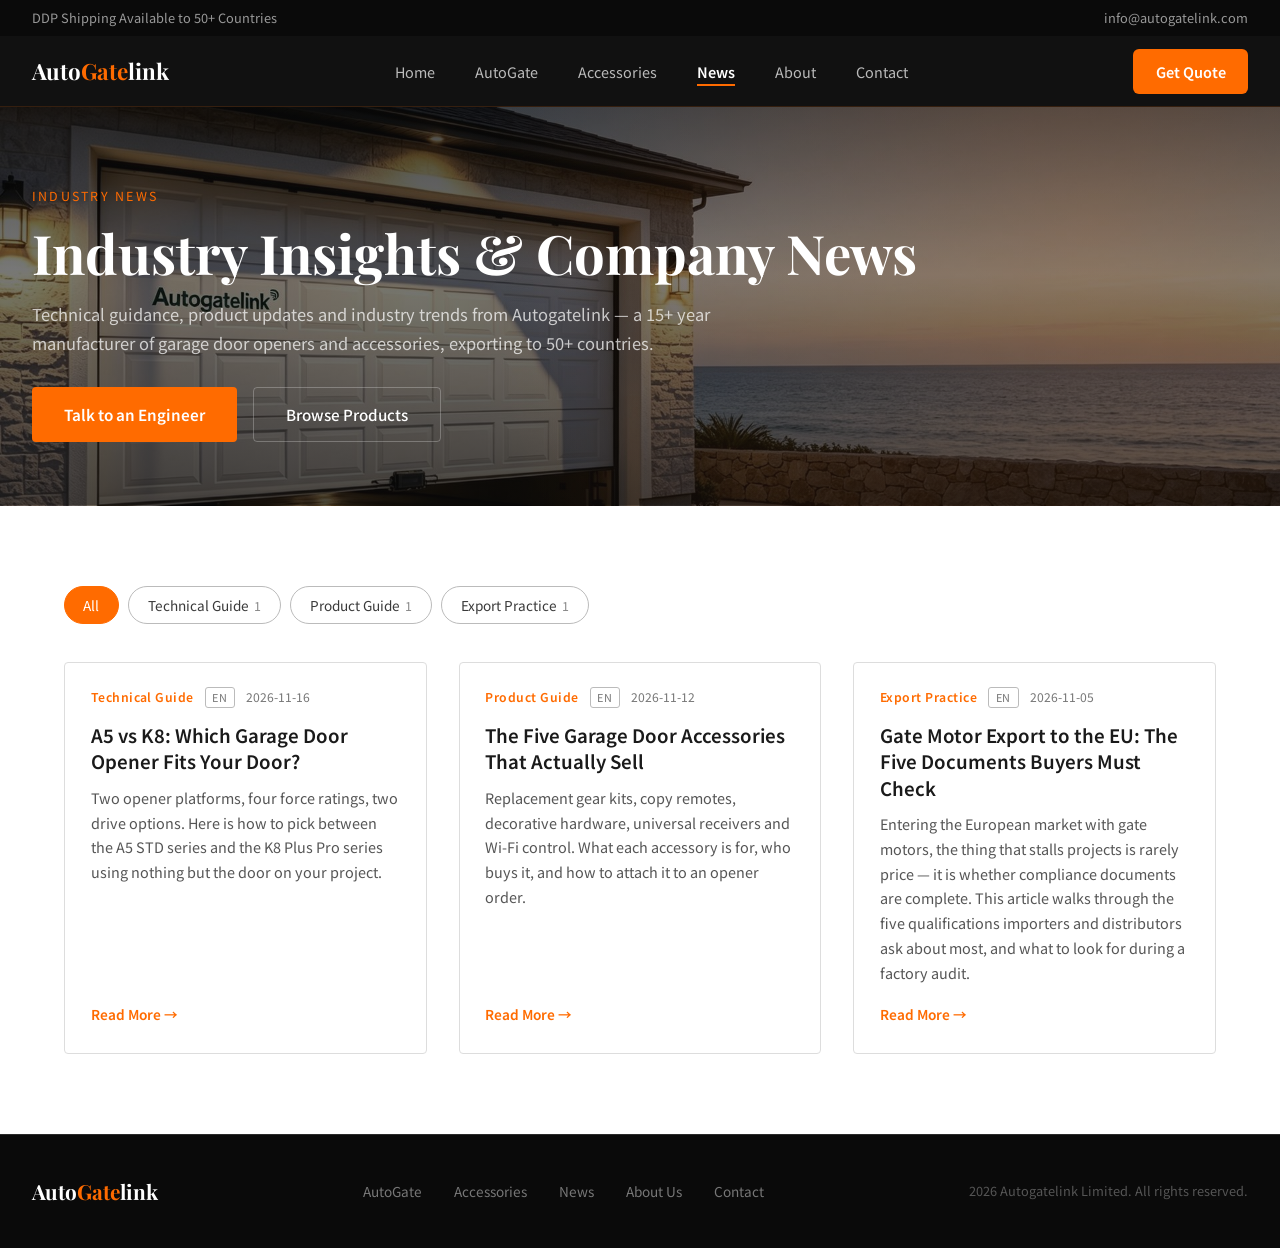
<file: news.html>
<!DOCTYPE html>
<html lang="en">
<head>
    <meta charset="UTF-8">
    <meta name="viewport" content="width=device-width, initial-scale=1.0">
    <title>Industry News &amp; Insights | Autogatelink</title>
    <meta name="description" content="Industry news, technical guides and product updates from Autogatelink: garage door opener manufacturing, accessory range, remote control and receiver technology, compliance and export guidance.">
    <meta name="keywords" content="industry news, garage door opener news, garage door accessories news, garage door opener technology, gate motor supplier, garage door opener manufacturer, export compliance, industry insights">
    <meta name="robots" content="index, follow">
    <meta name="author" content="Autogatelink Limited">
    <link rel="canonical" href="https://www.autogatelink.com/news.html">
    <meta property="og:type" content="website">
    <meta property="og:site_name" content="Autogatelink Limited">
    <meta property="og:title" content="Industry News &amp; Insights | Autogatelink">
    <meta property="og:description" content="Industry news, technical guides and product updates from Autogatelink: garage door opener manufacturing, accessory range, remote control and receiver technology, compliance and export guidance.">
    <meta property="og:url" content="https://www.autogatelink.com/news.html">
    <meta property="og:locale" content="en_US">
    <meta name="twitter:card" content="summary_large_image">
    <meta name="twitter:title" content="Industry News &amp; Insights | Autogatelink">
    <meta name="twitter:description" content="Industry news, technical guides and product updates from Autogatelink: garage door opener manufacturing, accessory range, remote control and receiver technology, compliance and export guidance.">
    <link rel="preconnect" href="https://fonts.googleapis.com">
    <link rel="preconnect" href="https://fonts.gstatic.com" crossorigin>
    <link href="https://fonts.googleapis.com/css2?family=Noto+Sans+SC:wght@300;400;500;600;700&family=Playfair+Display:wght@600;700&display=swap" rel="stylesheet">
    <style>
        :root {
            --primary: #FF6B00;
            --primary-dark: #E55A00;
            --dark: #0A0A0A;
            --gray-900: #1A1A1A;
            --gray-800: #2A2A2A;
            --gray-700: #3A3A3A;
            --gray-600: #555;
            --gray-500: #777;
            --gray-400: #999;
            --gray-300: #BBB;
            --gray-200: #DDD;
            --white: #FFFFFF;
            --bg-light: #F5F5F5;
        }
        * { margin: 0; padding: 0; box-sizing: border-box; }
        html { scroll-behavior: smooth; }
        body {
            font-family: 'Noto Sans SC', sans-serif;
            background: var(--white);
            color: var(--gray-900);
            line-height: 1.6;
            overflow-x: hidden;
        }

        /* Top Bar */
        .topbar { background: var(--dark); color: var(--gray-400); padding: 0.5rem 0; font-size: 0.8rem; }
        .topbar-inner { max-width: 1280px; margin: 0 auto; padding: 0 2rem; display: flex; justify-content: space-between; align-items: center; }
        .topbar a { color: var(--gray-400); text-decoration: none; transition: color 0.3s; }
        .topbar a:hover { color: var(--primary); }

        /* Navigation */
        nav { position: sticky; top: 0; z-index: 1000; background: rgba(10,10,10,0.97); backdrop-filter: blur(20px); border-bottom: 1px solid rgba(255,107,0,0.15); }
        .nav-inner { max-width: 1280px; margin: 0 auto; padding: 0 2rem; display: flex; justify-content: space-between; align-items: center; height: 70px; }
        .logo { font-family: 'Playfair Display', serif; font-size: 1.4rem; font-weight: 700; color: var(--white); text-decoration: none; }
        .logo span { color: var(--primary); }
        .nav-links { display: flex; gap: 2.5rem; list-style: none; }
        .nav-links a { color: var(--gray-300); text-decoration: none; font-size: 0.9rem; transition: color 0.3s; position: relative; }
        .nav-links a::after { content: ''; position: absolute; bottom: -4px; left: 0; width: 0; height: 2px; background: var(--primary); transition: width 0.3s; }
        .nav-links a:hover { color: var(--white); }
        .nav-links a:hover::after { width: 100%; }
        /* Products Dropdown */
        .nav-item-dropdown { position: relative; }
        .dropdown-menu { 
            position: absolute; top: 100%; left: 50%; transform: translateX(-50%) translateY(10px);
            background: rgba(10,10,10,0.98); backdrop-filter: blur(20px);
            border: 1px solid rgba(255,107,0,0.2); border-radius: 12px;
            padding: 0.75rem 0; min-width: 260px;
            opacity: 0; visibility: hidden; transition: all 0.25s ease;
            box-shadow: 0 20px 60px rgba(0,0,0,0.4);
        }
        .nav-item-dropdown:hover .dropdown-menu { opacity: 1; visibility: visible; transform: translateX(-50%) translateY(0); }
        .dropdown-menu a { display: block; padding: 0.75rem 1.5rem; color: var(--gray-300); text-decoration: none; font-size: 0.85rem; transition: all 0.2s; }
        .dropdown-menu a:hover { background: rgba(255,107,0,0.1); color: var(--primary); }
        .dropdown-menu a strong { color: var(--white); }
        .dropdown-divider { height: 1px; background: rgba(255,255,255,0.08); margin: 0.5rem 0; }

        .nav-cta { background: var(--primary); color: var(--white); padding: 0.6rem 1.5rem; border-radius: 4px; text-decoration: none; font-size: 0.85rem; font-weight: 600; transition: all 0.3s; }
        .nav-cta:hover { background: var(--primary-dark); transform: translateY(-2px); box-shadow: 0 8px 25px rgba(255,107,0,0.35); }

        /* Hero */
        .hero { min-height: 92vh; background: var(--dark); position: relative; display: flex; align-items: center; overflow: hidden; }
        .hero::after { content: ''; position: absolute; bottom: -1px; left: 0; right: 0; height: 120px; background: linear-gradient(to top, var(--white), transparent); }
        .hero-grid-bg { position: absolute; inset: 0; background-image: linear-gradient(rgba(255,107,0,0.06) 1px, transparent 1px), linear-gradient(90deg, rgba(255,107,0,0.06) 1px, transparent 1px); background-size: 60px 60px; }
        .hero-glow { position: absolute; top: 20%; right: 10%; width: 500px; height: 500px; background: radial-gradient(circle, rgba(255,107,0,0.15) 0%, transparent 70%); pointer-events: none; }
        .hero-inner { max-width: 1280px; margin: 0 auto; padding: 0 2rem; position: relative; z-index: 10; display: grid; grid-template-columns: 1fr 1fr; gap: 4rem; align-items: center; }
        .hero-badge { display: inline-flex; align-items: center; gap: 0.5rem; background: rgba(255,107,0,0.12); border: 1px solid rgba(255,107,0,0.3); color: var(--primary); padding: 0.4rem 1rem; border-radius: 50px; font-size: 0.78rem; font-weight: 600; letter-spacing: 0.08em; margin-bottom: 1.5rem; width: fit-content; }
        .hero h1 { font-family: 'Playfair Display', serif; font-size: clamp(2.8rem, 5vw, 4.2rem); color: var(--white); line-height: 1.15; margin-bottom: 1.5rem; }
        .hero h1 em { font-style: normal; color: var(--primary); }
        .hero-desc { font-size: 1.05rem; color: var(--gray-400); max-width: 520px; margin-bottom: 2.5rem; line-height: 1.8; }
        .hero-btns { display: flex; gap: 1rem; flex-wrap: wrap; }
        .btn-primary { background: var(--primary); color: var(--white); padding: 0.9rem 2rem; border-radius: 4px; text-decoration: none; font-weight: 600; font-size: 0.95rem; display: inline-flex; align-items: center; gap: 0.5rem; transition: all 0.3s; }
        .btn-primary:hover { background: var(--primary-dark); transform: translateY(-3px); box-shadow: 0 12px 35px rgba(255,107,0,0.4); }
        .btn-outline { background: transparent; color: var(--white); padding: 0.9rem 2rem; border-radius: 4px; text-decoration: none; font-weight: 500; font-size: 0.95rem; border: 1px solid rgba(255,255,255,0.25); transition: all 0.3s; }
        .btn-outline:hover { border-color: var(--primary); color: var(--primary); }
        .hero-product-card { background: var(--gray-900); border-radius: 16px; padding: 2rem; border: 1px solid rgba(255,107,0,0.2); position: relative; }
        .product-img-placeholder { width: 100%; height: 320px; background: linear-gradient(135deg, var(--gray-800) 0%, var(--gray-900) 100%); border-radius: 12px; display: flex; align-items: center; justify-content: center; flex-direction: column; gap: 0.5rem; border: 2px dashed rgba(255,107,0,0.25); }
        .product-img-placeholder .icon { font-size: 3rem; }
        .product-img-placeholder .text { font-size: 0.85rem; color: var(--gray-500); }
        .hero-model-tag { position: absolute; top: 1rem; right: 1rem; background: var(--primary); color: white; padding: 0.3rem 0.8rem; border-radius: 50px; font-size: 0.75rem; font-weight: 700; }
        .hero-specs-row { display: grid; grid-template-columns: repeat(4, 1fr); gap: 0.75rem; margin-top: 1.25rem; }
        .hero-spec { background: var(--gray-800); border-radius: 8px; padding: 0.75rem 0.5rem; text-align: center; }
        .hero-spec .val { font-size: 1.2rem; font-weight: 700; color: var(--primary); }
        .hero-spec .label { font-size: 0.65rem; color: var(--gray-500); text-transform: uppercase; letter-spacing: 0.05em; margin-top: 2px; }

        /* Section Commons */
        .section { padding: 5rem 2rem; }
        .section-dark { background: var(--dark); color: var(--white); }
        .section-light { background: var(--bg-light); }
        .section-white { background: var(--white); }
        .section-inner { max-width: 1280px; margin: 0 auto; }
        .section-tag { display: inline-block; color: var(--primary); font-size: 0.78rem; font-weight: 700; letter-spacing: 0.12em; text-transform: uppercase; margin-bottom: 0.75rem; }
        .section-title { font-family: 'Playfair Display', serif; font-size: clamp(2rem, 3.5vw, 2.8rem); margin-bottom: 1rem; }
        .section-title em { font-style: normal; color: var(--primary); }
        .section-subtitle { color: var(--gray-500); font-size: 1.05rem; max-width: 600px; }
        .section-header { margin-bottom: 3.5rem; }
        .section-header.center { text-align: center; }
        .section-header.center .section-subtitle { margin: 0 auto; }

        /* Products Grid - 2 Column Layout */
        .products-grid { display: grid; grid-template-columns: repeat(2, 1fr); gap: 3rem; max-width: 1100px; margin: 0 auto; }
        .product-card { background: var(--white); border-radius: 20px; overflow: hidden; border: 1px solid var(--gray-200); transition: all 0.4s cubic-bezier(0.4, 0, 0.2, 1); position: relative; box-shadow: 0 4px 20px rgba(0,0,0,0.04); }
        .product-card:hover { transform: translateY(-10px); box-shadow: 0 25px 70px rgba(0,0,0,0.12); border-color: var(--primary); }
        .product-card-img { height: 220px; background: linear-gradient(135deg, #fafafa 0%, #f0f0f0 100%); display: flex; align-items: center; justify-content: center; font-size: 3rem; border-bottom: 1px solid var(--gray-200); position: relative; overflow: hidden; }
        .product-card-img::after { content: ''; position: absolute; inset: 0; background: linear-gradient(to top, rgba(0,0,0,0.02) 0%, transparent 30%); }
        .product-card-badge { position: absolute; top: 1.5rem; left: 1.5rem; background: var(--primary); color: white; padding: 0.4rem 1.1rem; border-radius: 50px; font-size: 0.78rem; font-weight: 700; letter-spacing: 0.04em; text-transform: uppercase; }
        .product-card-body { padding: 2rem 2rem 2.25rem; }
        .product-card h3 { font-size: 1.5rem; font-weight: 700; margin-bottom: 0.85rem; color: var(--dark); }
        .product-card p { color: var(--gray-500); font-size: 0.98rem; margin-bottom: 1.35rem; line-height: 1.75; }
        .product-card-specs { display: flex; flex-wrap: wrap; gap: 0.65rem; margin-bottom: 1.6rem; }
        .spec-chip { background: var(--bg-light); color: var(--gray-600); padding: 0.4rem 0.9rem; border-radius: 8px; font-size: 0.8rem; font-weight: 500; border: 1px solid rgba(0,0,0,0.06); transition: all 0.2s; }
        .product-card:hover .spec-chip { background: rgba(255,107,0,0.08); border-color: rgba(255,107,0,0.15); color: var(--primary-dark); }
        .product-link { display: inline-flex; align-items: center; gap: 0.4rem; color: var(--primary); text-decoration: none; font-size: 0.88rem; font-weight: 600; transition: gap 0.3s; }
        .product-link:hover { gap: 0.8rem; }

        /* Features */
        .features-grid { display: grid; grid-template-columns: repeat(4, 1fr); gap: 1.5rem; }
        .feature-card { background: var(--gray-900); border-radius: 16px; padding: 2rem 1.5rem; border: 1px solid var(--gray-800); transition: all 0.3s; position: relative; overflow: hidden; }
        .feature-card::before { content: ''; position: absolute; top: 0; left: 0; right: 0; height: 3px; background: var(--primary); transform: scaleX(0); transition: transform 0.3s; }
        .feature-card:hover::before { transform: scaleX(1); }
        .feature-card:hover { border-color: rgba(255,107,0,0.3); background: var(--gray-800); }
        .feature-icon { width: 56px; height: 56px; background: rgba(255,107,0,0.1); border-radius: 12px; display: flex; align-items: center; justify-content: center; font-size: 1.5rem; margin-bottom: 1.25rem; }
        .feature-card h3 { font-size: 1rem; font-weight: 700; margin-bottom: 0.5rem; color: var(--white); }
        .feature-card p { color: var(--gray-500); font-size: 0.85rem; line-height: 1.7; }

        /* Stats Bar */
        .stats-bar { background: var(--primary); padding: 3rem 2rem; }
        .stats-inner { max-width: 1280px; margin: 0 auto; display: grid; grid-template-columns: repeat(4, 1fr); gap: 2rem; text-align: center; }
        .stat-item .num { font-family: 'Playfair Display', serif; font-size: 2.8rem; font-weight: 700; color: var(--white); }
        .stat-item .num span { color: rgba(255,255,255,0.7); }
        .stat-item .txt { font-size: 0.85rem; color: rgba(255,255,255,0.75); margin-top: 0.25rem; text-transform: uppercase; letter-spacing: 0.08em; }

        /* About */
        .about-grid { display: grid; grid-template-columns: 1fr 1fr; gap: 4rem; align-items: center; }
        .about-img { height: 400px; background: linear-gradient(135deg, var(--gray-800) 0%, var(--gray-900) 100%); border-radius: 16px; display: flex; align-items: center; justify-content: center; font-size: 4rem; border: 1px solid var(--gray-700); flex-direction: column; gap: 0.5rem; }
        .about-img span { font-size: 1rem; color: var(--gray-500); }
        .about-text h2 { font-family: 'Playfair Display', serif; font-size: 2.2rem; margin-bottom: 1.25rem; }
        .about-text p { color: var(--gray-500); font-size: 0.95rem; margin-bottom: 1rem; line-height: 1.9; }
        .about-highlights { display: grid; grid-template-columns: 1fr 1fr; gap: 1rem; margin-top: 2rem; }
        .about-highlight { display: flex; align-items: center; gap: 0.75rem; }
        .about-highlight .icon { font-size: 1.3rem; }
        .about-highlight span { font-size: 0.9rem; font-weight: 500; color: var(--gray-700); }

        /* CTA */
        .cta-section { background: linear-gradient(135deg, var(--dark) 0%, #1a0a00 100%); padding: 5rem 2rem; text-align: center; position: relative; overflow: hidden; }
        .cta-section::before { content: ''; position: absolute; inset: 0; background: radial-gradient(ellipse at center, rgba(255,107,0,0.15) 0%, transparent 70%); }
        .cta-inner { position: relative; z-index: 10; max-width: 700px; margin: 0 auto; }
        .cta-section h2 { font-family: 'Playfair Display', serif; font-size: 2.5rem; color: var(--white); margin-bottom: 1rem; }
        .cta-section h2 em { color: var(--primary); font-style: normal; }
        .cta-section p { color: var(--gray-400); font-size: 1.05rem; margin-bottom: 2.5rem; }
        .cta-buttons { display: flex; gap: 1rem; justify-content: center; flex-wrap: wrap; }
        .btn-white { background: var(--white); color: var(--dark); padding: 0.9rem 2.5rem; border-radius: 4px; text-decoration: none; font-weight: 700; font-size: 0.95rem; transition: all 0.3s; }
        .btn-white:hover { background: var(--gray-200); transform: translateY(-3px); }

        /* Contact Strip */
        .contact-strip { background: var(--gray-900); padding: 3.5rem 2rem; border-top: 1px solid var(--gray-800); }
        .contact-grid { max-width: 1280px; margin: 0 auto; display: grid; grid-template-columns: repeat(4, 1fr); gap: 2rem; }
        .contact-item { display: flex; gap: 1rem; align-items: flex-start; }
        .contact-icon { width: 48px; height: 48px; min-width: 48px; background: var(--gray-800); border-radius: 10px; display: flex; align-items: center; justify-content: center; font-size: 1.2rem; border: 1px solid var(--gray-700); }
        .contact-item h4 { font-size: 0.85rem; margin-bottom: 0.2rem; }
        .contact-item p { color: var(--gray-500); font-size: 0.85rem; }
        .contact-item a { color: var(--gray-400); text-decoration: none; transition: color 0.3s; }
        .contact-item a:hover { color: var(--primary); }

        /* Footer */
        footer { background: var(--dark); padding: 2.5rem 2rem; border-top: 1px solid var(--gray-800); }
        .footer-inner { max-width: 1280px; margin: 0 auto; display: flex; justify-content: space-between; align-items: center; }
        .footer-logo { font-family: 'Playfair Display', serif; font-size: 1.3rem; font-weight: 700; color: var(--white); }
        .footer-logo span { color: var(--primary); }
        .footer-links { display: flex; gap: 2rem; }
        .footer-links a { color: var(--gray-500); text-decoration: none; font-size: 0.85rem; transition: color 0.3s; }
        .footer-links a:hover { color: var(--white); }
        .footer-copy { color: var(--gray-600); font-size: 0.8rem; }

        /* WhatsApp Float */
        .whatsapp-float { position: fixed; bottom: 2rem; right: 2rem; width: 58px; height: 58px; background: #25D366; border-radius: 50%; display: flex; align-items: center; justify-content: center; color: white; font-size: 1.6rem; text-decoration: none; box-shadow: 0 6px 25px rgba(37,211,102,0.45); z-index: 999; transition: all 0.3s; }
        .whatsapp-float:hover { transform: scale(1.12); box-shadow: 0 10px 35px rgba(37,211,102,0.55); }

        /* Responsive */
        @media (max-width: 1024px) {
            .hero-inner { grid-template-columns: 1fr; }
            .hero-content { order: 1; }
            .hero-visual { order: 2; }
            .hero-desc { margin: 0 auto 2.5rem; }
            .hero-btns { justify-content: center; }
            .products-grid { grid-template-columns: 1fr; max-width: 500px; gap: 2rem; }
            .product-card-img { height: 260px; }
            .features-grid { grid-template-columns: repeat(2, 1fr); }
            .stats-inner { grid-template-columns: repeat(2, 1fr); }
            .about-grid { grid-template-columns: 1fr; }
            .contact-grid { grid-template-columns: repeat(2, 1fr); }
        }
        @media (max-width: 768px) {
            .nav-links { display: none; }
            .products-grid { grid-template-columns: 1fr; }
            .product-card-img { height: 220px; }
            .product-card-body { padding: 1.5rem; }
            .features-grid { grid-template-columns: 1fr; }
            .stats-inner { grid-template-columns: 1fr 1fr; }
            .contact-grid { grid-template-columns: 1fr; }
            .footer-inner { flex-direction: column; gap: 1.5rem; text-align: center; }
            .about-highlights { grid-template-columns: 1fr; }
        }
    
        /* ===== Sticky footer: keep footer at bottom on short pages ===== */
        body { display: flex; flex-direction: column; min-height: 100vh; }
        body > section, body > nav, body > .topbar { flex-shrink: 0; }
        body > footer { margin-top: auto; }

        /* ===== News pages ===== */
        /* Layout convention: .section provides horizontal padding; inner max-width:1280px centered */
        .container { max-width: 1280px; margin: 0 auto; padding: 0 2rem; }
        body { display: flex; flex-direction: column; min-height: 100vh; }
        body > section, body > nav, body > .topbar { flex-shrink: 0; }
        body > footer { margin-top: auto; }
        .page-hero { background: linear-gradient(135deg, #0A0A0A 0%, #1A1A1A 100%); padding: 5rem 0 4rem; position: relative; overflow: hidden; }
        .page-hero::after { content: ''; position: absolute; inset: 0; background: radial-gradient(circle at 85% 30%, rgba(255,107,0,.14), transparent 55%); pointer-events: none; }
        .page-hero .container { position: relative; z-index: 1; }
        .page-hero .label { color: var(--primary); font-size: .78rem; letter-spacing: .18em; text-transform: uppercase; margin-bottom: .9rem; }
        .page-hero h1 { font-family: 'Playfair Display', serif; font-size: clamp(2.1rem, 4.5vw, 3.4rem); color: #fff; line-height: 1.15; margin-bottom: 1rem; }
        .page-hero .page-hero-desc { color: rgba(255,255,255,.72); font-size: 1.03rem; max-width: 720px; line-height: 1.75; }
        .page-hero .hero-btns { margin-top: 1.8rem; display: flex; gap: 1rem; flex-wrap: wrap; }

        .news-toolbar { display: flex; gap: .6rem; flex-wrap: wrap; align-items: center; margin-bottom: 2.4rem; }
        .news-filter { border: 1px solid var(--gray-300); background: #fff; color: var(--gray-700); padding: .5rem 1.15rem; border-radius: 999px; font-size: .85rem; cursor: pointer; font-family: inherit; transition: all .2s; }
        .news-filter:hover { border-color: var(--primary); color: var(--primary); }
        .news-filter.active { background: var(--primary); border-color: var(--primary); color: #fff; }
        .news-filter .cnt { opacity: .6; margin-left: .35rem; font-size: .78rem; }

        .news-list { display: grid; grid-template-columns: repeat(auto-fill, minmax(320px, 1fr)); gap: 2rem; }
        .news-card { background: #fff; border: 1px solid var(--gray-200); border-radius: 4px; overflow: hidden; display: flex; flex-direction: column; transition: all .3s; }
        .news-card:hover { transform: translateY(-4px); box-shadow: 0 14px 38px rgba(0,0,0,.10); border-color: var(--primary); }
        .news-card-img { width: 100%; aspect-ratio: 16 / 9; object-fit: cover; background: var(--bg-light); display: block; }
        .news-card-body { padding: 1.5rem 1.6rem 1.7rem; display: flex; flex-direction: column; flex: 1; }
        .news-card-meta { display: flex; align-items: center; gap: .7rem; margin-bottom: .85rem; font-size: .76rem; color: var(--gray-500); }
        .news-cat { color: var(--primary); font-weight: 600; letter-spacing: .04em; }
        .news-lang { border: 1px solid var(--gray-300); border-radius: 3px; padding: .05rem .4rem; font-size: .68rem; letter-spacing: .06em; color: var(--gray-500); }
        .news-card h3 { font-size: 1.16rem; line-height: 1.42; margin-bottom: .7rem; font-weight: 600; }
        .news-card h3 a { color: var(--gray-900); text-decoration: none; transition: color .2s; }
        .news-card h3 a:hover { color: var(--primary); }
        .news-card p { font-size: .9rem; line-height: 1.72; color: var(--gray-600); margin-bottom: 1.15rem; }
        .news-more { margin-top: auto; color: var(--primary); font-size: .85rem; font-weight: 600; }
        .news-more::after { content: ' \2192'; }

        .news-article { padding: 3.6rem 0 4rem; }
        .news-article-inner { max-width: 820px; margin: 0 auto; }
        .news-article-head { border-bottom: 1px solid var(--gray-200); padding-bottom: 1.8rem; margin-bottom: 2.4rem; }
        .news-article-head h1 { font-family: 'Playfair Display', serif; font-size: clamp(1.9rem, 3.6vw, 2.8rem); line-height: 1.25; margin-bottom: 1rem; color: var(--gray-900); }
        .news-article-meta { display: flex; gap: 1rem; flex-wrap: wrap; align-items: center; font-size: .84rem; color: var(--gray-500); }
        .news-body { max-width: 820px; margin: 0 auto; font-size: 1rem; line-height: 1.85; color: var(--gray-700); }
        .news-body h2 { font-family: 'Playfair Display', serif; font-size: 1.6rem; color: var(--gray-900); margin: 2.6rem 0 1rem; }
        .news-body h3 { font-size: 1.2rem; color: var(--gray-900); margin: 2rem 0 .8rem; }
        .news-body p { margin-bottom: 1.25rem; }
        .news-body ul, .news-body ol { margin: 0 0 1.5rem 1.4rem; }
        .news-body li { margin-bottom: .6rem; }
        .news-body a { color: var(--primary); text-decoration: underline; }
        .news-body img { max-width: 100%; height: auto; border-radius: 4px; margin: 1.5rem 0; }
        .news-body blockquote { border-left: 3px solid var(--primary); padding: .6rem 0 .6rem 1.3rem; margin: 1.6rem 0; color: var(--gray-600); font-style: italic; background: var(--bg-light); padding-right: 1.2rem; }
        .news-body code { background: var(--bg-light); padding: .1rem .4rem; border-radius: 3px; font-size: .9em; }
        .news-body pre { background: var(--gray-900); color: #eee; padding: 1.2rem 1.4rem; border-radius: 4px; overflow-x: auto; margin: 1.5rem 0; }
        .news-body pre code { background: none; color: inherit; }
        .news-body hr { border: 0; border-top: 1px solid var(--gray-200); margin: 2.4rem 0; }
        .table-wrap { overflow-x: auto; margin: 1.8rem 0; }
        .news-body table { width: 100%; border-collapse: collapse; font-size: .9rem; }
        .news-body th { background: var(--gray-900); color: #fff; padding: .7rem .9rem; text-align: left; font-weight: 600; }
        .news-body td { padding: .65rem .9rem; border-bottom: 1px solid var(--gray-200); }
        .news-body tbody tr:nth-child(even) { background: var(--bg-light); }

        .news-tags { display: flex; gap: .5rem; flex-wrap: wrap; margin: 2rem 0; }
        .news-tag { font-size: .76rem; background: var(--bg-light); border: 1px solid var(--gray-200); border-radius: 999px; padding: .25rem .85rem; color: var(--gray-600); }
        .news-back { display: inline-block; margin-top: 1.4rem; color: var(--primary); font-weight: 600; font-size: .92rem; }
        .news-empty { text-align: center; padding: 4rem 1rem; color: var(--gray-500); border: 1px dashed var(--gray-300); border-radius: 4px; }

        @media (max-width: 768px) {
            .news-list { grid-template-columns: 1fr; }
            .page-hero { padding: 3.4rem 0 3rem; }
        }

    </style>
<!-- site.css -->
    <link rel="stylesheet" href="css/site.css">
</head>
<body>
<div class="topbar">
        <div class="topbar-inner">
            <span>DDP Shipping Available to 50+ Countries</span>
            <div class="topbar-links">
                <a href="mailto:info@autogatelink.com">info@autogatelink.com</a>
                
            </div>
        </div>
    </div>

    <!-- Navigation -->
    <nav>
    <div class="nav-inner">
        <a href="index.html" class="logo">Auto<span>Gate</span>link</a>
        <ul class="nav-links">
            <li><a href="index.html">Home</a></li>
            <li class="nav-item-dropdown">
                <a href="products.html">AutoGate</a>
                <div class="dropdown-menu">
                    <a href="products.html#a5"><strong>A5</strong><br><span style="font-size:0.75rem;opacity:0.7">STD Garage Door Opener</span></a>
                    <a href="products.html#k8"><strong>K8</strong><br><span style="font-size:0.75rem;opacity:0.7">Plus Pro Garage Door Opener</span></a>
                    <div class="dropdown-divider"></div>
                    <a href="contact.html">Request Custom Quote</a>
                </div>
            </li>
            <li class="nav-item-dropdown">
                <a href="accessories.html">Accessories</a>
                <div class="dropdown-menu">
                    <a href="accessories.html#gear-41c4220a"><strong>41C4220A Gear</strong><br><span style="font-size:0.75rem;opacity:0.7">Gear &amp; Sprocket Kit</span></a>
                    <a href="accessories.html#rc-2630aio"><strong>2630AIO</strong><br><span style="font-size:0.75rem;opacity:0.7">Universal Multi-Frequency Remote</span></a>
                    <a href="accessories.html#hw-2701dg"><strong>2701DG</strong><br><span style="font-size:0.75rem;opacity:0.7">Decorative Hinge &amp; Handle Kit</span></a>
                    <a href="accessories.html#rx-9102"><strong>9102</strong><br><span style="font-size:0.75rem;opacity:0.7">Universal 2-CH Receiver</span></a>
                    <a href="accessories.html#wifi-9103"><strong>9103</strong><br><span style="font-size:0.75rem;opacity:0.7">Wi-Fi Garage Door Opener</span></a>
                    <div class="dropdown-divider"></div>
                    <a href="contact.html">Request Custom Quote</a>
                </div>
            </li>
            <li><a href="news.html" class="active">News</a></li>
            <li><a href="about.html">About</a></li>
            <li><a href="contact.html">Contact</a></li>
        </ul>
        <a href="contact.html" class="nav-quote">Get Quote</a>
        <button class="nav-toggle" aria-label="Toggle navigation">
            <span></span><span></span><span></span>
        </button>
    </div>
</nav>
    <section class="page-hero">
        <div class="container">
            <div class="label">Industry News</div>
            <h1>Industry Insights &amp; Company News</h1>
            <p class="page-hero-desc">Technical guidance, product updates and industry trends from Autogatelink —
                a 15+ year manufacturer of garage door openers and accessories, exporting to 50+ countries.</p>
            <div class="hero-btns">
                <a href="contact.html" class="btn-primary">Talk to an Engineer</a>
                <a href="products.html" class="btn-outline">Browse Products</a>
            </div>
        </div>
    </section>

    <section class="section">
        <div class="container">
            <div class="news-toolbar"><button class="news-filter active" data-filter="all">All</button><button class="news-filter" data-filter="Technical Guide">Technical Guide<span class="cnt">1</span></button><button class="news-filter" data-filter="Product Guide">Product Guide<span class="cnt">1</span></button><button class="news-filter" data-filter="Export Practice">Export Practice<span class="cnt">1</span></button></div>
            <div class="news-list">
        <article class="news-card" data-lang="en" data-cat="Technical Guide">
            
            <div class="news-card-body">
                <div class="news-card-meta">
                    <span class="news-cat">Technical Guide</span><span class="news-lang">EN</span>
                    <span>2026-11-16</span>
                </div>
                <h3><a href="news/a5-vs-k8-garage-door-opener.html">A5 vs K8: Which Garage Door Opener Fits Your Door?</a></h3>
                <p>Two opener platforms, four force ratings, two drive options. Here is how to pick between the A5 STD series and the K8 Plus Pro series using nothing but the door on your project.</p>
                <span class="news-more">Read More</span>
            </div>
        </article>
        <article class="news-card" data-lang="en" data-cat="Product Guide">
            
            <div class="news-card-body">
                <div class="news-card-meta">
                    <span class="news-cat">Product Guide</span><span class="news-lang">EN</span>
                    <span>2026-11-12</span>
                </div>
                <h3><a href="news/garage-door-accessories-explained.html">The Five Garage Door Accessories That Actually Sell</a></h3>
                <p>Replacement gear kits, copy remotes, decorative hardware, universal receivers and Wi-Fi control. What each accessory is for, who buys it, and how to attach it to an opener order.</p>
                <span class="news-more">Read More</span>
            </div>
        </article>
        <article class="news-card" data-lang="en" data-cat="Export Practice">
            
            <div class="news-card-body">
                <div class="news-card-meta">
                    <span class="news-cat">Export Practice</span><span class="news-lang">EN</span>
                    <span>2026-11-05</span>
                </div>
                <h3><a href="news/gate-motor-eu-compliance.html">Gate Motor Export to the EU: The Five Documents Buyers Must Check</a></h3>
                <p>Entering the European market with gate motors, the thing that stalls projects is rarely price — it is whether compliance documents are complete. This article walks through the five qualifications importers and distributors ask about most, and what to look for during a factory audit.</p>
                <span class="news-more">Read More</span>
            </div>
        </article>
            </div>
        </div>
    </section>

<footer>
        <div class="footer-inner">
            <div class="footer-logo">Auto<span>Gate</span>link</div>
            <div class="footer-links">
                <a href="products.html">AutoGate</a>
                <a href="accessories.html">Accessories</a>
                <a href="news.html">News</a>
                <a href="about.html">About Us</a>
                <a href="contact.html">Contact</a>
            </div>
            <div class="footer-copy">2026 Autogatelink Limited. All rights reserved.</div>
        </div>
    </footer>
    <script>
    (function(){
      var btns = document.querySelectorAll('.news-filter');
      var cards = document.querySelectorAll('.news-card');
      btns.forEach(function(b){
        b.addEventListener('click', function(){
          btns.forEach(function(x){ x.classList.remove('active'); });
          b.classList.add('active');
          var f = b.getAttribute('data-filter');
          cards.forEach(function(c){
            var ok = (f === 'all') || (c.getAttribute('data-cat') === f);
            c.style.display = ok ? '' : 'none';
          });
        });
      });
    })();
    </script>

<!-- site.js -->
    <script src="js/site.js" defer></script>
</body>
</html>
</file>
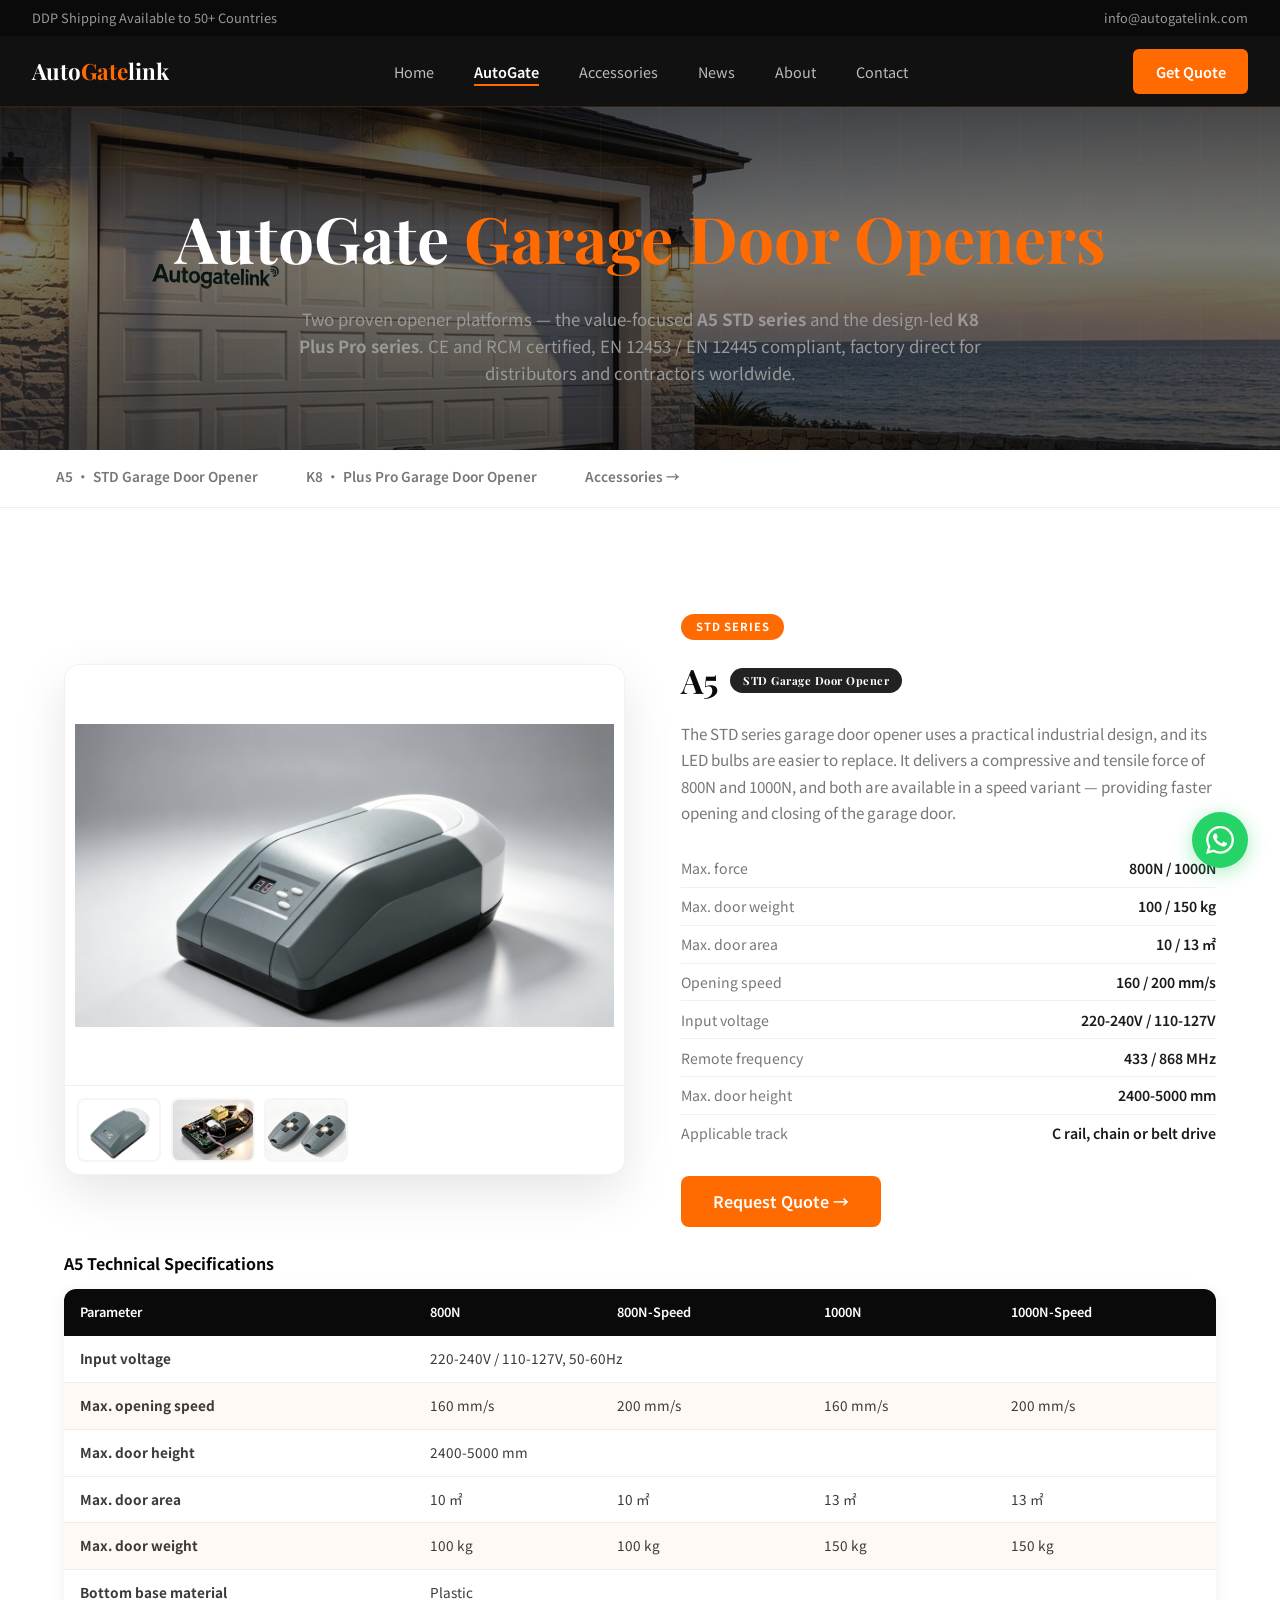
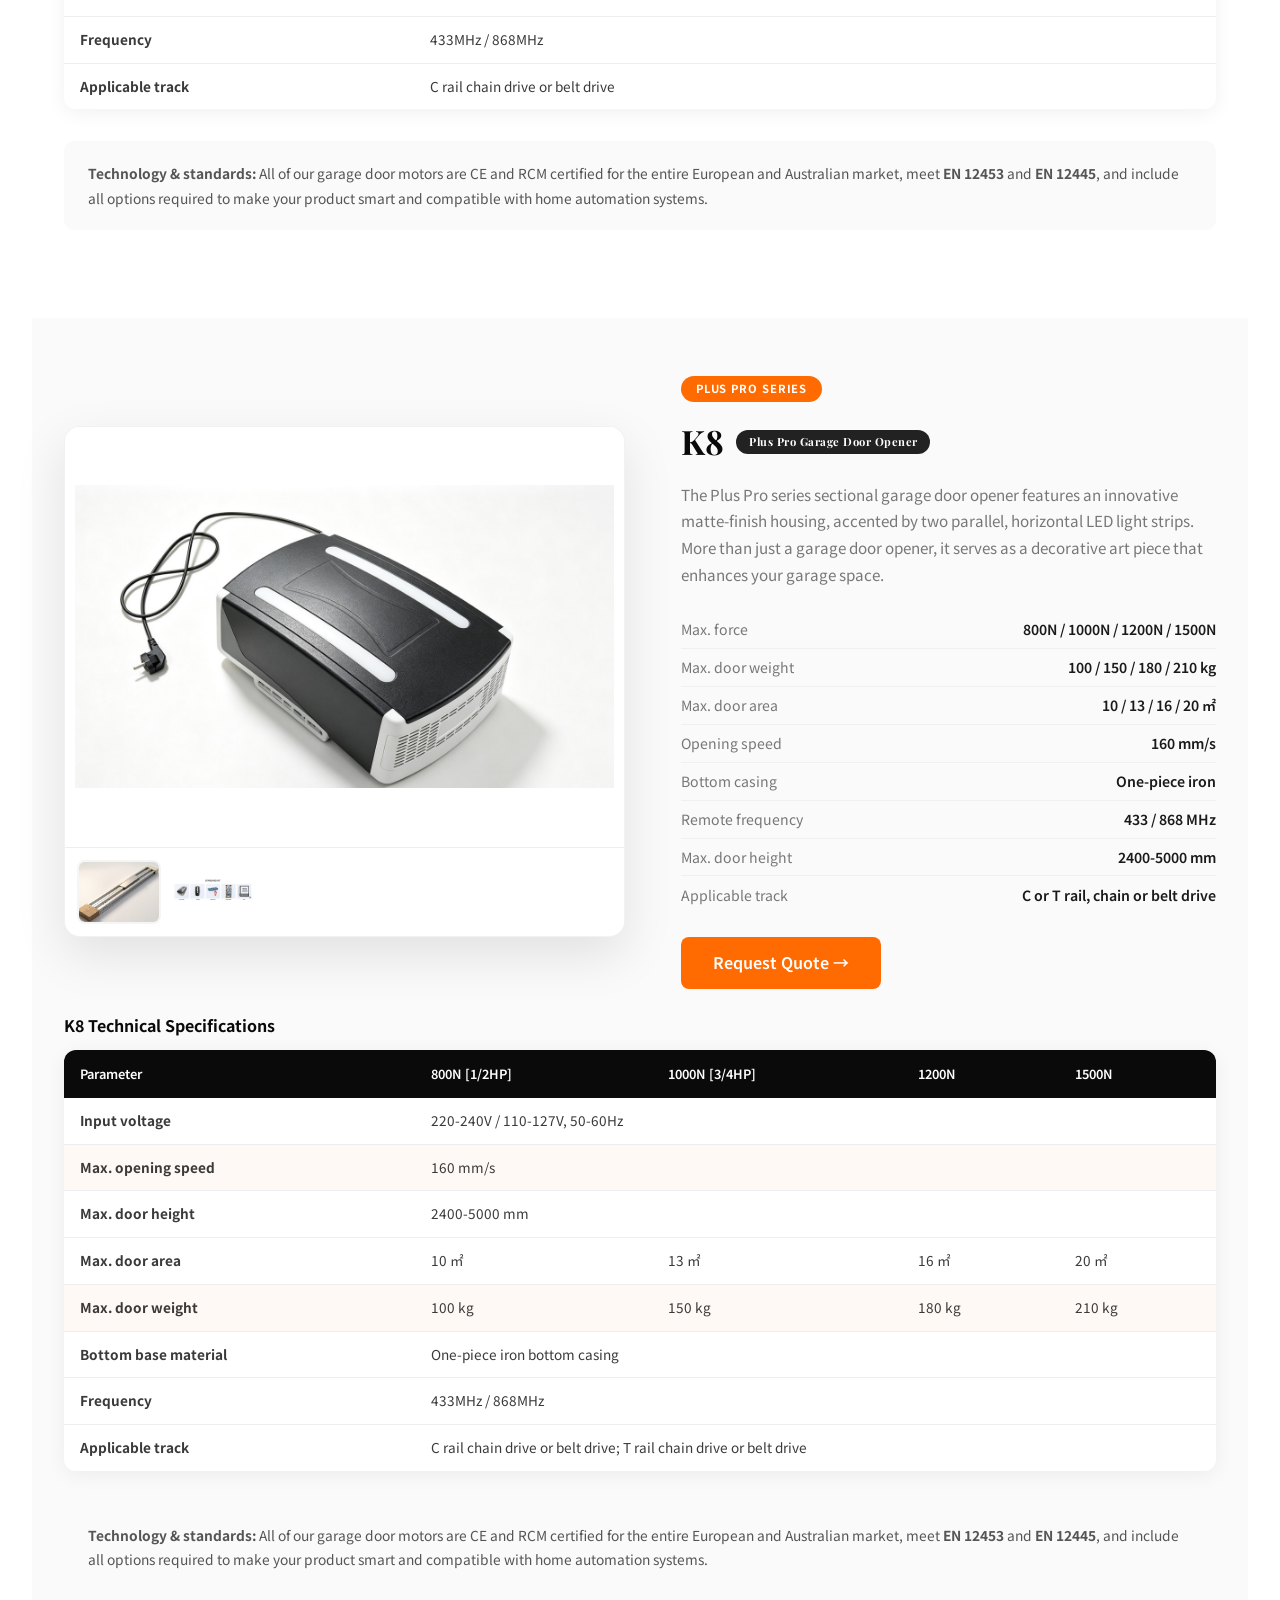
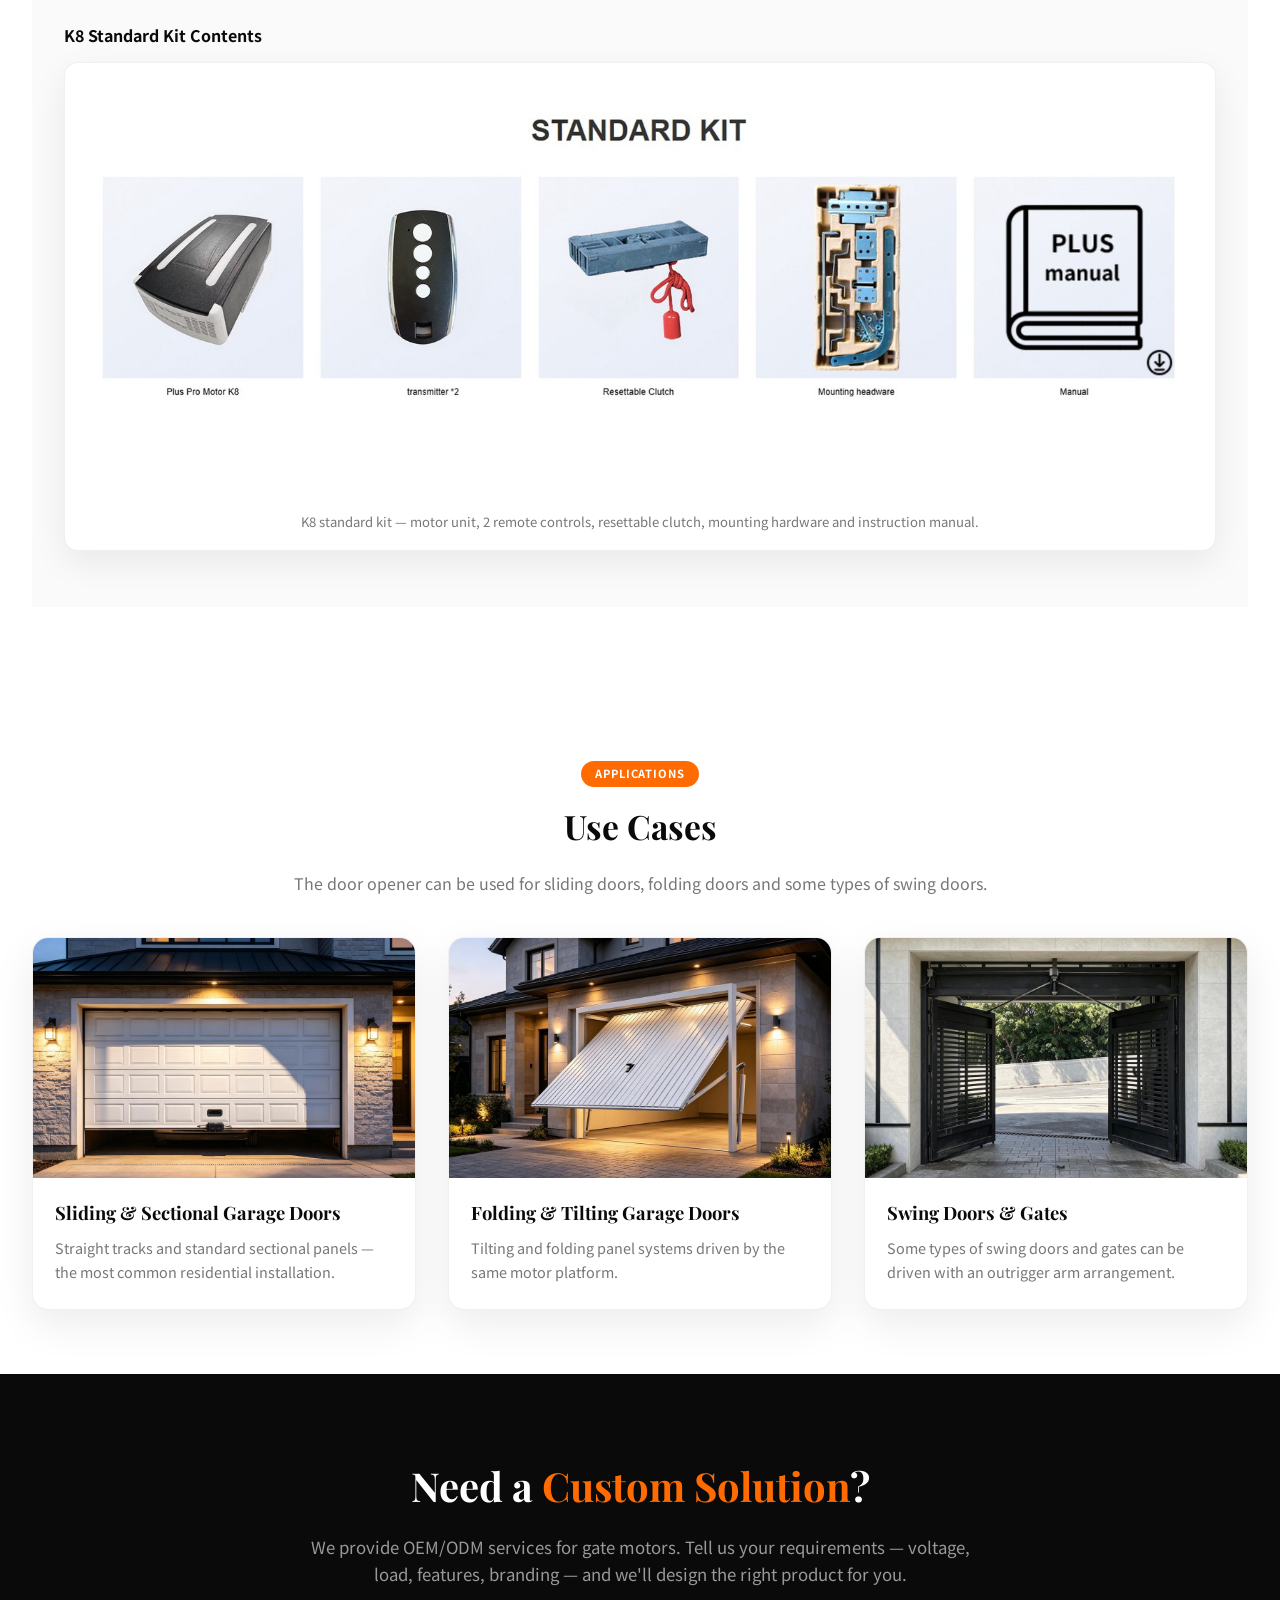
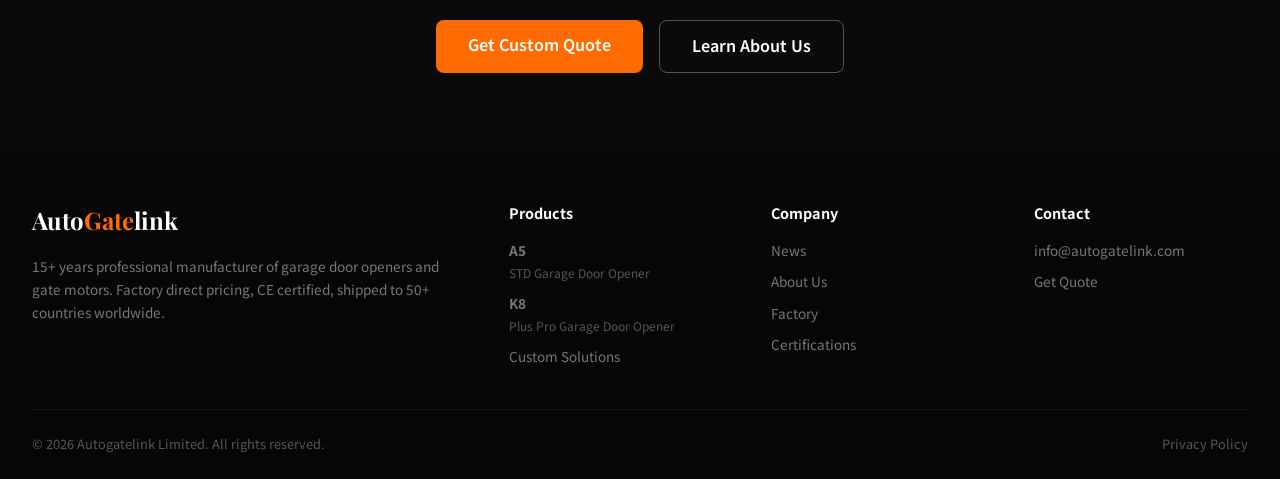
<file: products.html>
﻿<!DOCTYPE html>
<html lang="en">
<head>
    <meta charset="UTF-8">
    <meta name="viewport" content="width=device-width, initial-scale=1.0">
    <title>Garage Door Openers - A5 STD &amp; K8 Plus Pro | Autogatelink</title>
    <meta name="description" content="Autogatelink garage door openers: A5 STD series (800N / 1000N, chain or belt drive) and K8 Plus Pro series (800N to 1500N, matte finish with parallel LED light strips). CE, RCM, EN 12453 and EN 12445. Factory direct, OEM and ODM welcome.">
    <meta name="keywords" content="garage door opener, garage door motor, automatic garage door opener, sectional garage door opener, chain drive garage door opener, belt drive garage door opener, residential garage door opener, 800N garage door opener, 1000N garage door opener, 1200N garage door opener, 1500N garage door opener, 433MHz garage door opener, 868MHz garage door opener, garage door opener with LED light, smart garage door opener, CE certified garage door opener, EN12453, EN12445, garage door opener manufacturer, garage door opener supplier, garage door opener factory China, OEM garage door opener, ODM garage door opener, garage door opener wholesale">
    <meta name="robots" content="index, follow">
    <meta name="author" content="Autogatelink Limited">
    <link rel="canonical" href="https://www.autogatelink.com/products.html">
    <meta property="og:type" content="website">
    <meta property="og:site_name" content="Autogatelink Limited">
    <meta property="og:title" content="Garage Door Openers - A5 STD &amp; K8 Plus Pro | Autogatelink">
    <meta property="og:description" content="Autogatelink garage door openers: A5 STD series (800N / 1000N, chain or belt drive) and K8 Plus Pro series (800N to 1500N, matte finish with parallel LED light strips). CE, RCM, EN 12453 and EN 12445. Factory direct, OEM and ODM welcome.">
    <meta property="og:url" content="https://www.autogatelink.com/products.html">
    <meta property="og:locale" content="en_US">
    <meta name="twitter:card" content="summary_large_image">
    <meta name="twitter:title" content="Garage Door Openers - A5 STD &amp; K8 Plus Pro | Autogatelink">
    <meta name="twitter:description" content="Autogatelink garage door openers: A5 STD series (800N / 1000N, chain or belt drive) and K8 Plus Pro series (800N to 1500N, matte finish with parallel LED light strips). CE, RCM, EN 12453 and EN 12445. Factory direct, OEM and ODM welcome.">
    <link rel="preconnect" href="https://fonts.googleapis.com">
    <link rel="preconnect" href="https://fonts.gstatic.com" crossorigin>
    <link href="https://fonts.googleapis.com/css2?family=Noto+Sans+SC:wght@300;400;500;600;700&family=Playfair+Display:wght@600;700&display=swap" rel="stylesheet">
    <style>
        :root {
            --primary: #FF6B00;
            --primary-dark: #E55A00;
            --primary-light: rgba(255,107,0,0.12);
            --dark: #0A0A0A;
            --gray-900: #1A1A1A;
            --gray-800: #2A2A2A;
            --gray-700: #3A3A3A;
            --gray-600: #555;
            --gray-500: #777;
            --gray-400: #999;
            --gray-300: #BBB;
            --white: #FFFFFF;
            --transition: 0.3s cubic-bezier(0.4, 0, 0.2, 1);
        }
        * { margin: 0; padding: 0; box-sizing: border-box; }
        html { scroll-behavior: smooth; }
        body { font-family: 'Noto Sans SC', sans-serif; background: var(--white); color: var(--gray-900); line-height: 1.6; overflow-x: hidden; }
        ::-webkit-scrollbar { width: 8px; }
        ::-webkit-scrollbar-track { background: var(--dark); }
        ::-webkit-scrollbar-thumb { background: var(--primary); border-radius: 4px; }

        .topbar { background: var(--dark); color: var(--gray-400); padding: 0.5rem 0; font-size: 0.8rem; }
        .topbar-inner { max-width: 1280px; margin: 0 auto; padding: 0 2rem; display: flex; justify-content: space-between; align-items: center; }
        .topbar a { color: var(--gray-400); text-decoration: none; transition: var(--transition); }
        .topbar a:hover { color: var(--primary); }

        nav { position: sticky; top: 0; z-index: 1000; background: rgba(10,10,10,0.97); backdrop-filter: blur(20px); border-bottom: 1px solid rgba(255,107,0,0.15); }
        .nav-inner { max-width: 1280px; margin: 0 auto; padding: 0 2rem; display: flex; justify-content: space-between; align-items: center; height: 70px; }
        .logo { font-family: 'Playfair Display', serif; font-size: 1.4rem; font-weight: 700; color: var(--white); text-decoration: none; }
        .logo span { color: var(--primary); }
        .nav-links { display: flex; gap: 2.5rem; list-style: none; align-items: center; }
        .nav-links a { color: var(--gray-300); text-decoration: none; font-size: 0.9rem; transition: var(--transition); position: relative; padding-bottom: 4px; }
        .nav-links a::after { content: ''; position: absolute; bottom: 0; left: 0; width: 0; height: 2px; background: var(--primary); transition: var(--transition); }
        .nav-links a:hover, .nav-links a.active { color: var(--white); }
        .nav-links a:hover::after, .nav-links a.active::after { width: 100%; }
        .btn-quote { background: var(--primary); color: var(--white) !important; padding: 0.5rem 1.5rem; border-radius: 6px; font-weight: 600; transition: var(--transition) !important; }
        .btn-quote:hover { background: var(--primary-dark) !important; transform: translateY(-1px); box-shadow: 0 4px 20px rgba(255,107,0,0.3); }
        .btn-quote::after { display: none !important; }
        /* Products Dropdown */
        .nav-item-dropdown { position: relative; }
        .dropdown-menu { 
            position: absolute; top: 100%; left: 50%; transform: translateX(-50%) translateY(10px);
            background: rgba(10,10,10,0.98); backdrop-filter: blur(20px);
            border: 1px solid rgba(255,107,0,0.2); border-radius: 12px;
            padding: 0.75rem 0; min-width: 260px;
            opacity: 0; visibility: hidden; transition: all 0.25s ease;
            box-shadow: 0 20px 60px rgba(0,0,0,0.4);
        }
        .nav-item-dropdown:hover .dropdown-menu { opacity: 1; visibility: visible; transform: translateX(-50%) translateY(0); }
        .dropdown-menu a { display: block; padding: 0.75rem 1.5rem; color: var(--gray-300); text-decoration: none; font-size: 0.85rem; transition: all 0.2s; }
        .dropdown-menu a:hover { background: rgba(255,107,0,0.1); color: var(--primary); }
        .dropdown-menu a strong { color: var(--white); }
        .dropdown-divider { height: 1px; background: rgba(255,255,255,0.08); margin: 0.5rem 0; }


        .nav-toggle { display: none; background: none; border: none; cursor: pointer; padding: 0.5rem; }
        .nav-toggle span { display: block; width: 24px; height: 2px; background: var(--white); margin: 5px 0; transition: var(--transition); }

        .page-header { background: var(--dark); padding: 5rem 2rem 4rem; text-align: center; position: relative; overflow: hidden; }
        .page-header::before { content: ''; position: absolute; inset: 0; background-image: linear-gradient(rgba(255,107,0,0.05) 1px, transparent 1px), linear-gradient(90deg, rgba(255,107,0,0.05) 1px, transparent 1px); background-size: 60px 60px; }
        .page-header-inner { max-width: 1280px; margin: 0 auto; position: relative; z-index: 2; }
        .page-header h1 { font-family: 'Playfair Display', serif; font-size: clamp(2.5rem, 5vw, 4rem); color: var(--white); margin-bottom: 1rem; }
        .page-header h1 span { color: var(--primary); }
        .page-header p { color: var(--gray-400); font-size: 1.05rem; max-width: 700px; margin: 0 auto; }
        .breadcrumb { display: flex; gap: 0.5rem; justify-content: center; margin-bottom: 1.5rem; }
        .breadcrumb a, .breadcrumb span { color: var(--gray-400); font-size: 0.85rem; text-decoration: none; }
        .breadcrumb a:hover { color: var(--primary); }

        /* Series Navigation */
        .series-nav { position: sticky; top: 70px; z-index: 999; background: var(--white); border-bottom: 1px solid #eee; padding: 0 2rem; }
        .series-nav-inner { max-width: 1280px; margin: 0 auto; display: flex; gap: 0; overflow-x: auto; }
        .series-nav a { display: block; padding: 1rem 1.5rem; color: var(--gray-500); text-decoration: none; font-size: 0.85rem; font-weight: 600; white-space: nowrap; border-bottom: 3px solid transparent; transition: var(--transition); }
        .series-nav a:hover, .series-nav a.active { color: var(--primary); border-bottom-color: var(--primary); }

        .products-section { padding: 3rem 2rem 6rem; max-width: 1280px; margin: 0 auto; }
        .category-block { margin-bottom: 6rem; scroll-margin-top: 140px; }
        .category-title { font-family: 'Playfair Display', serif; font-size: 2rem; color: var(--dark); margin-bottom: 0.5rem; display: flex; align-items: center; gap: 0.75rem; }
        .category-tag { display: inline-block; background: var(--primary); color: var(--white); font-size: 0.7rem; font-weight: 700; padding: 0.2rem 0.8rem; border-radius: 50px; letter-spacing: 0.5px; }
        .category-sub { color: var(--gray-500); margin-bottom: 2.5rem; font-size: 0.95rem; max-width: 700px; }

        .product-grid { display: grid; grid-template-columns: repeat(auto-fill, minmax(340px, 1fr)); gap: 2rem; margin-bottom: 3rem; }
        .product-card { background: var(--white); border-radius: 16px; overflow: hidden; box-shadow: 0 4px 20px rgba(0,0,0,0.08); transition: var(--transition); border: 1px solid rgba(0,0,0,0.06); }
        .product-card:hover { transform: translateY(-6px); box-shadow: 0 12px 40px rgba(0,0,0,0.14); }
        .product-img { width: 100%; height: 240px; object-fit: cover; display: block; background: #f5f5f5; }
        .product-card .product-img-wrap { position: relative; overflow: hidden; }
        .product-card .product-img-wrap .product-tag-overlay { position: absolute; top: 12px; left: 12px; background: var(--primary); color: white; padding: 0.25rem 0.75rem; border-radius: 6px; font-size: 0.75rem; font-weight: 700; }

        .product-info { padding: 1.5rem; }
        .product-name { font-size: 1.3rem; font-weight: 700; color: var(--dark); margin-bottom: 0.25rem; }
        .product-subname { color: var(--primary); font-size: 0.85rem; font-weight: 600; margin-bottom: 0.75rem; }
        .product-desc { color: var(--gray-500); font-size: 0.9rem; margin-bottom: 1rem; line-height: 1.5; }

        .spec-list { list-style: none; margin-bottom: 1.25rem; }
        .spec-list li { display: flex; justify-content: space-between; padding: 0.35rem 0; border-bottom: 1px solid #f0f0f0; font-size: 0.85rem; }
        .spec-list li:last-child { border-bottom: none; }
        .spec-label { color: var(--gray-500); }
        .spec-value { font-weight: 600; color: var(--gray-900); }

        .product-link { display: inline-block; color: var(--primary); font-weight: 600; font-size: 0.9rem; text-decoration: none; transition: var(--transition); }
        .product-link:hover { color: var(--primary-dark); }

        .spec-table-wrap { overflow-x: auto; margin-bottom: 2rem; border-radius: 12px; box-shadow: 0 4px 20px rgba(0,0,0,0.06); }
        .spec-table { width: 100%; border-collapse: collapse; background: var(--white); min-width: 700px; }
        .spec-table thead { background: var(--dark); }
        .spec-table th { color: var(--white); padding: 0.85rem 1rem; text-align: left; font-size: 0.8rem; font-weight: 600; white-space: nowrap; }
        .spec-table td { padding: 0.75rem 1rem; border-bottom: 1px solid #eee; font-size: 0.85rem; color: var(--gray-700); }
        .spec-table tbody tr:hover { background: var(--primary-light); }
        .spec-table tbody tr:last-child td { border-bottom: none; }
        .spec-table .highlight-row { background: rgba(255,107,0,0.04); }

        .features-grid { display: grid; grid-template-columns: repeat(auto-fill, minmax(280px, 1fr)); gap: 1rem; margin-top: 1.5rem; }
        .feature-item { background: #f9f9f9; padding: 1.25rem; border-radius: 10px; display: flex; gap: 0.75rem; align-items: flex-start; }
        .feature-icon { width: 36px; height: 36px; background: var(--primary-light); border-radius: 8px; display: flex; align-items: center; justify-content: center; flex-shrink: 0; font-size: 1rem; font-weight: 700; color: var(--primary); }
        .feature-title { font-weight: 700; color: var(--dark); margin-bottom: 0.2rem; font-size: 0.9rem; }
        .feature-desc { color: var(--gray-500); font-size: 0.82rem; line-height: 1.5; }

        .section-divider { height: 1px; background: linear-gradient(to right, transparent, var(--primary), transparent); margin: 4rem 0; opacity: 0.3; }

        .cta-section { background: var(--dark); padding: 5rem 2rem; text-align: center; }
        .cta-inner { max-width: 700px; margin: 0 auto; }
        .cta-section h2 { font-family: 'Playfair Display', serif; font-size: 2.5rem; color: var(--white); margin-bottom: 1rem; }
        .cta-section h2 span { color: var(--primary); }
        .cta-section p { color: var(--gray-400); font-size: 1.05rem; margin-bottom: 2rem; }
        .cta-btns { display: flex; gap: 1rem; justify-content: center; flex-wrap: wrap; }
        .btn-primary { background: var(--primary); color: var(--white); padding: 0.8rem 2rem; border-radius: 8px; text-decoration: none; font-weight: 600; font-size: 1rem; transition: var(--transition); display: inline-block; }
        .btn-primary:hover { background: var(--primary-dark); transform: translateY(-2px); box-shadow: 0 6px 20px rgba(255,107,0,0.3); }
        .btn-outline { border: 1px solid rgba(255,255,255,0.3); color: var(--white); padding: 0.8rem 2rem; border-radius: 8px; text-decoration: none; font-weight: 600; font-size: 1rem; transition: var(--transition); display: inline-block; }
        .btn-outline:hover { border-color: var(--primary); color: var(--primary); }

        footer { background: #060606; padding: 3rem 2rem 1.5rem; }
        .footer-inner { max-width: 1280px; margin: 0 auto; display: grid; grid-template-columns: 2fr 1fr 1fr 1fr; gap: 3rem; padding-bottom: 2rem; border-bottom: 1px solid rgba(255,255,255,0.06); }
        .footer-brand .logo { font-size: 1.5rem; display: block; margin-bottom: 1rem; }
        .footer-brand p { color: var(--gray-500); font-size: 0.85rem; line-height: 1.7; }
        .footer-col h4 { color: var(--white); font-size: 0.9rem; font-weight: 700; margin-bottom: 1rem; }
        .footer-col a { display: block; color: var(--gray-500); text-decoration: none; font-size: 0.85rem; margin-bottom: 0.6rem; transition: var(--transition); }
        .footer-col a:hover { color: var(--primary); }
        .footer-bottom { max-width: 1280px; margin: 1.5rem auto 0; display: flex; justify-content: space-between; align-items: center; color: var(--gray-600); font-size: 0.8rem; }
        .footer-bottom a { color: var(--gray-600); text-decoration: none; }
        .footer-bottom a:hover { color: var(--primary); }

        .float-btn { position: fixed; bottom: 2rem; right: 2rem; width: 56px; height: 56px; background: #25D366; border-radius: 50%; display: flex; align-items: center; justify-content: center; box-shadow: 0 4px 20px rgba(37,211,102,0.4); cursor: pointer; z-index: 999; transition: var(--transition); text-decoration: none; }
        .float-btn:hover { transform: scale(1.1); }
        .float-btn svg { width: 28px; height: 28px; fill: white; }

        @media (max-width: 768px) {
            .nav-links { display: none; }
            .nav-toggle { display: block; }
            .nav-links.open { display: flex; flex-direction: column; position: absolute; top: 70px; left: 0; right: 0; background: var(--dark); padding: 1.5rem; gap: 1rem; }
            .series-nav { display: none; }
            .footer-inner { grid-template-columns: 1fr; gap: 2rem; }
            .product-grid { grid-template-columns: 1fr; }
            .footer-bottom { flex-direction: column; gap: 0.5rem; text-align: center; }
        }
    
        /* ===== Sticky footer: keep footer at bottom on short pages ===== */
        body { display: flex; flex-direction: column; min-height: 100vh; }
        body > section, body > nav, body > .topbar { flex-shrink: 0; }
        body > footer { margin-top: auto; }

        /* ===== Model gallery sections ===== */
        .model-section { padding: 3.5rem 0; scroll-margin-top: 140px; }
        .model-section:nth-of-type(even) { background: #fafafa; }
        .model-inner { max-width: 1280px; margin: 0 auto; padding: 0 2rem; display: grid; grid-template-columns: 1.05fr 1fr; gap: 3.5rem; align-items: center; }
        .model-media { border-radius: 16px; overflow: hidden; background: #fff; box-shadow: 0 18px 50px rgba(0,0,0,0.10); border: 1px solid rgba(0,0,0,0.05); }
        .model-main { width: 100%; height: 420px; object-fit: contain; background: #fff; padding: 10px; display: block; }
        .gallery-strip { display: flex; gap: 0.6rem; padding: 0.75rem; border-top: 1px solid #eee; background: #fff; flex-wrap: wrap; }
        .gallery-strip img { width: 84px; height: 64px; object-fit: cover; border-radius: 8px; border: 2px solid transparent; cursor: pointer; transition: var(--transition); background: #f5f5f5; }
        .gallery-strip img:hover { border-color: var(--primary); }
        .gallery-strip img.gallery-kit { object-fit: contain; background: #fff; }
        .model-badge { display: inline-block; background: var(--primary); color: #fff; font-size: 0.7rem; font-weight: 700; letter-spacing: 0.08em; text-transform: uppercase; padding: 0.25rem 0.9rem; border-radius: 50px; margin-bottom: 0.85rem; }
        .model-title { font-family: 'Playfair Display', serif; font-size: 2.1rem; color: var(--dark); margin-bottom: 0.75rem; display: flex; align-items: center; gap: 0.75rem; flex-wrap: wrap; }
        .model-desc { color: var(--gray-500); font-size: 0.95rem; line-height: 1.75; margin-bottom: 1.5rem; }
        .model-specs { list-style: none; margin-bottom: 1.5rem; }
        .model-specs li { display: flex; justify-content: space-between; gap: 1rem; padding: 0.45rem 0; border-bottom: 1px solid #f0f0f0; font-size: 0.88rem; }
        .model-specs li:last-child { border-bottom: none; }
        .model-specs .spec-label { color: var(--gray-500); }
        .model-specs .spec-value { font-weight: 600; color: var(--gray-900); text-align: right; }
        .model-table { max-width: 1280px; margin: 1.5rem auto 0; padding: 0 2rem; }
        .model-note { max-width: 1280px; margin: 1rem auto 0; padding: 0 2rem; }
        .model-kit { max-width: 1280px; margin: 2rem auto 0; padding: 0 2rem; }
        .model-kit h4 { font-size: 1rem; font-weight: 700; color: var(--dark); margin: 0 0 0.85rem; }
        .model-kit-figure { background: #fff; border: 1px solid rgba(0,0,0,0.06); border-radius: 14px; box-shadow: 0 12px 34px rgba(0,0,0,0.07); overflow: hidden; padding: 1rem; }
        .model-kit-figure img { display: block; width: 100%; height: auto; object-fit: contain; }
        .model-kit-figure figcaption { font-size: .82rem; color: var(--gray-500); padding: .85rem .25rem .15rem; text-align: center; }

        /* ===== Use cases ===== */
        .use-cases { padding: 3.5rem 0 4rem; }
        .use-cases-inner { max-width: 1280px; margin: 0 auto; padding: 0 2rem; }
        .use-cases-head { text-align: center; max-width: 760px; margin: 0 auto 2.5rem; }
        .use-cases-head .model-badge { margin-bottom: .85rem; }
        .use-cases-head h2 { font-family: 'Playfair Display', serif; font-size: 2.1rem; color: var(--dark); margin-bottom: .9rem; }
        .use-cases-head p { color: var(--gray-500); font-size: 1rem; line-height: 1.8; margin: 0; }
        .use-cases-grid { display: grid; grid-template-columns: repeat(3, minmax(0, 1fr)); gap: 2rem; }
        .use-case-card { background: #fff; border: 1px solid rgba(0,0,0,0.06); border-radius: 16px; overflow: hidden; box-shadow: 0 14px 40px rgba(0,0,0,0.08); display: flex; flex-direction: column; }
        .use-case-card img { width: 100%; height: 240px; object-fit: cover; display: block; }
        .use-case-body { padding: 1.25rem 1.4rem 1.5rem; }
        .use-case-body h3 { font-family: 'Playfair Display', serif; font-size: 1.15rem; color: var(--dark); margin: 0 0 .5rem; }
        .use-case-body p { font-size: .9rem; color: var(--gray-500); line-height: 1.7; margin: 0; }
        @media (max-width: 900px) {
            .model-inner { grid-template-columns: 1fr; gap: 2rem; }
            .model-main { height: 300px; }
            .use-cases-grid { grid-template-columns: 1fr; }
        }

    </style>
<!-- site.css -->
    <link rel="stylesheet" href="css/site.css">
</head>
<body>

    <!-- Top Bar -->
    <div class="topbar">
        <div class="topbar-inner">
            <span>DDP Shipping Available to 50+ Countries</span>
            <div class="topbar-links">
                <a href="mailto:info@autogatelink.com">info@autogatelink.com</a>
            </div>
        </div>
    </div>

    <!-- Navigation -->
    <nav>
    <div class="nav-inner">
        <a href="index.html" class="logo">Auto<span>Gate</span>link</a>
        <ul class="nav-links">
            <li><a href="index.html">Home</a></li>
            <li class="nav-item-dropdown">
                <a href="products.html" class="active">AutoGate</a>
                <div class="dropdown-menu">
                    <a href="products.html#a5"><strong>A5</strong><br><span style="font-size:0.75rem;opacity:0.7">STD Garage Door Opener</span></a>
                    <a href="products.html#k8"><strong>K8</strong><br><span style="font-size:0.75rem;opacity:0.7">Plus Pro Garage Door Opener</span></a>
                    <div class="dropdown-divider"></div>
                    <a href="contact.html">Request Custom Quote</a>
                </div>
            </li>
            <li class="nav-item-dropdown">
                <a href="accessories.html">Accessories</a>
                <div class="dropdown-menu">
                    <a href="accessories.html#gear-41c4220a"><strong>41C4220A Gear</strong><br><span style="font-size:0.75rem;opacity:0.7">Gear &amp; Sprocket Kit</span></a>
                    <a href="accessories.html#rc-2630aio"><strong>2630AIO</strong><br><span style="font-size:0.75rem;opacity:0.7">Universal Multi-Frequency Remote</span></a>
                    <a href="accessories.html#hw-2701dg"><strong>2701DG</strong><br><span style="font-size:0.75rem;opacity:0.7">Decorative Hinge &amp; Handle Kit</span></a>
                    <a href="accessories.html#rx-9102"><strong>9102</strong><br><span style="font-size:0.75rem;opacity:0.7">Universal 2-CH Receiver</span></a>
                    <a href="accessories.html#wifi-9103"><strong>9103</strong><br><span style="font-size:0.75rem;opacity:0.7">Wi-Fi Garage Door Opener</span></a>
                    <div class="dropdown-divider"></div>
                    <a href="contact.html">Request Custom Quote</a>
                </div>
            </li>
            <li><a href="news.html">News</a></li>
            <li><a href="about.html">About</a></li>
            <li><a href="contact.html">Contact</a></li>
        </ul>
        <a href="contact.html" class="nav-quote">Get Quote</a>
        <button class="nav-toggle" aria-label="Toggle navigation">
            <span></span><span></span><span></span>
        </button>
    </div>
</nav>

    <!-- Page Header -->
    <section class="page-header">
        <div class="page-header-inner">
            <h1>AutoGate <span>Garage Door Openers</span></h1>
            <p>Two proven opener platforms &mdash; the value-focused <strong>A5 STD series</strong> and the
               design-led <strong>K8 Plus Pro series</strong>. CE and RCM certified, EN 12453 / EN 12445 compliant,
               factory direct for distributors and contractors worldwide.</p>
        </div>
    </section>

<!-- Series Navigation -->
    <div class="series-nav" id="series-nav">
        <div class="series-nav-inner">
            <a href="#a5" class="active">A5 &middot; STD Garage Door Opener</a>
            <a href="#k8">K8 &middot; Plus Pro Garage Door Opener</a>
            <a href="accessories.html">Accessories &rarr;</a>
        </div>
    </div>

    <script>
    document.addEventListener('DOMContentLoaded', function() {
        const sections = document.querySelectorAll('.model-section');
        const navLinks = document.querySelectorAll('.series-nav a[href^="#"]');
        window.addEventListener('scroll', function() {
            let current = '';
            sections.forEach(s => {
                const top = s.offsetTop - 200;
                if (window.scrollY >= top) current = s.id;
            });
            navLinks.forEach(a => {
                a.classList.toggle('active', a.getAttribute('href') === '#' + current);
            });
        });
    });
    </script>


    <!-- ===================== PRODUCTS SECTION ===================== -->
    <section class="products-section">

        <!-- =============================== -->
        <!-- A5 · STD GARAGE DOOR OPENER      -->
        <!-- =============================== -->
        <section class="model-section" id="a5">
            <div class="model-inner">
                <div class="model-media">
                    <img id="main-a5" class="model-main" src="images/gate/A5/a5-main.jpg" alt="A5 STD garage door opener head unit">
                    <div class="gallery-strip">
                <img src="images/gate/A5/a5-opener.jpg" alt="A5 STD garage door opener" loading="lazy" onclick="var m=document.getElementById('main-a5');if(m){m.src=this.src;m.alt=this.alt;}">
                <img src="images/gate/A5/a5-inside.jpg" alt="A5 opener internal drive train and PCB" loading="lazy" onclick="var m=document.getElementById('main-a5');if(m){m.src=this.src;m.alt=this.alt;}">
                <img src="images/gate/A5/a5-remote.jpg" alt="A5 handheld remote controls" loading="lazy" onclick="var m=document.getElementById('main-a5');if(m){m.src=this.src;m.alt=this.alt;}">
                    </div>
                </div>
                <div class="model-content">
                    <span class="model-badge">STD Series</span>
                    <h2 class="model-title">A5 <span class="category-tag" style="background:#222">STD Garage Door Opener</span></h2>
                    <p class="model-desc">The STD series garage door opener uses a practical industrial design, and its LED bulbs are easier to replace. It delivers a compressive and tensile force of 800N and 1000N, and both are available in a speed variant &mdash; providing faster opening and closing of the garage door.</p>
                    <ul class="model-specs">
                    <li><span class="spec-label">Max. force</span><span class="spec-value">800N / 1000N</span></li>
                    <li><span class="spec-label">Max. door weight</span><span class="spec-value">100 / 150 kg</span></li>
                    <li><span class="spec-label">Max. door area</span><span class="spec-value">10 / 13 &#13217;</span></li>
                    <li><span class="spec-label">Opening speed</span><span class="spec-value">160 / 200 mm/s</span></li>
                    <li><span class="spec-label">Input voltage</span><span class="spec-value">220-240V / 110-127V</span></li>
                    <li><span class="spec-label">Remote frequency</span><span class="spec-value">433 / 868 MHz</span></li>
                    <li><span class="spec-label">Max. door height</span><span class="spec-value">2400-5000 mm</span></li>
                    <li><span class="spec-label">Applicable track</span><span class="spec-value">C rail, chain or belt drive</span></li>
                    </ul>
                    <a href="contact.html" class="btn-primary">Request Quote &rarr;</a>
                </div>
            </div>
        <div class="model-table">
            <h4 style="font-size:1rem;font-weight:700;color:var(--dark);margin:0 0 0.75rem;">A5 Technical Specifications</h4>

            <div class="spec-table-wrap">
                <table class="spec-table">
                    <thead>
                        <tr>
                            <th>Parameter</th>
                            <th>800N</th>
                            <th>800N-Speed</th>
                            <th>1000N</th>
                            <th>1000N-Speed</th>
                        </tr>
                    </thead>
                    <tbody>
                        <tr><td><strong>Input voltage</strong></td><td colspan="4">220-240V / 110-127V, 50-60Hz</td></tr>
                        <tr class="highlight-row"><td><strong>Max. opening speed</strong></td><td>160 mm/s</td><td>200 mm/s</td><td>160 mm/s</td><td>200 mm/s</td></tr>
                        <tr><td><strong>Max. door height</strong></td><td colspan="4">2400-5000 mm</td></tr>
                        <tr><td><strong>Max. door area</strong></td><td>10 &#13217;</td><td>10 &#13217;</td><td>13 &#13217;</td><td>13 &#13217;</td></tr>
                        <tr class="highlight-row"><td><strong>Max. door weight</strong></td><td>100 kg</td><td>100 kg</td><td>150 kg</td><td>150 kg</td></tr>
                        <tr><td><strong>Bottom base material</strong></td><td colspan="4">Plastic</td></tr>
                        <tr><td><strong>Frequency</strong></td><td colspan="4">433MHz / 868MHz</td></tr>
                        <tr><td><strong>Applicable track</strong></td><td colspan="4">C rail chain drive or belt drive</td></tr>
                    </tbody>
                </table>
            </div>
        </div>
        <div class="model-note">

            <div class="spec-table-wrap" style="box-shadow:none;background:#fafafa;padding:1.25rem 1.5rem;border-radius:10px;">
                <p style="font-size:0.86rem;color:var(--gray-600);line-height:1.75;margin:0;">
                    <strong>Technology &amp; standards:</strong> All of our garage door motors are CE and RCM certified
                    for the entire European and Australian market, meet <strong>EN 12453</strong> and
                    <strong>EN 12445</strong>, and include all options required to make your product smart and
                    compatible with home automation systems.
                </p>
            </div>
        </div>
        </section>

        <!-- =============================== -->
        <!-- K8 · PLUS PRO GARAGE DOOR OPENER -->
        <!-- =============================== -->
        <section class="model-section" id="k8">
            <div class="model-inner">
                <div class="model-media">
                    <img id="main-k8" class="model-main" src="images/gate/K8/k8-main.jpg" alt="K8 Plus Pro garage door opener with LED light strips">
                    <div class="gallery-strip">
                <img src="images/gate/K8/k8-rail.jpg" alt="K8 aluminium C-rail track" loading="lazy" onclick="var m=document.getElementById('main-k8');if(m){m.src=this.src;m.alt=this.alt;}">
                <img src="images/gate/K8/k8-kit.jpg" alt="K8 standard kit contents" class="gallery-kit" loading="lazy" onclick="var m=document.getElementById('main-k8');if(m){m.src=this.src;m.alt=this.alt;}">
                    </div>
                </div>
                <div class="model-content">
                    <span class="model-badge">Plus Pro Series</span>
                    <h2 class="model-title">K8 <span class="category-tag" style="background:#222">Plus Pro Garage Door Opener</span></h2>
                    <p class="model-desc">The Plus Pro series sectional garage door opener features an innovative matte-finish housing, accented by two parallel, horizontal LED light strips. More than just a garage door opener, it serves as a decorative art piece that enhances your garage space.</p>
                    <ul class="model-specs">
                    <li><span class="spec-label">Max. force</span><span class="spec-value">800N / 1000N / 1200N / 1500N</span></li>
                    <li><span class="spec-label">Max. door weight</span><span class="spec-value">100 / 150 / 180 / 210 kg</span></li>
                    <li><span class="spec-label">Max. door area</span><span class="spec-value">10 / 13 / 16 / 20 &#13217;</span></li>
                    <li><span class="spec-label">Opening speed</span><span class="spec-value">160 mm/s</span></li>
                    <li><span class="spec-label">Bottom casing</span><span class="spec-value">One-piece iron</span></li>
                    <li><span class="spec-label">Remote frequency</span><span class="spec-value">433 / 868 MHz</span></li>
                    <li><span class="spec-label">Max. door height</span><span class="spec-value">2400-5000 mm</span></li>
                    <li><span class="spec-label">Applicable track</span><span class="spec-value">C or T rail, chain or belt drive</span></li>
                    </ul>
                    <a href="contact.html" class="btn-primary">Request Quote &rarr;</a>
                </div>
            </div>
        <div class="model-table">
            <h4 style="font-size:1rem;font-weight:700;color:var(--dark);margin:0 0 0.75rem;">K8 Technical Specifications</h4>

            <div class="spec-table-wrap">
                <table class="spec-table">
                    <thead>
                        <tr>
                            <th>Parameter</th>
                            <th>800N [1/2HP]</th>
                            <th>1000N [3/4HP]</th>
                            <th>1200N</th>
                            <th>1500N</th>
                        </tr>
                    </thead>
                    <tbody>
                        <tr><td><strong>Input voltage</strong></td><td colspan="4">220-240V / 110-127V, 50-60Hz</td></tr>
                        <tr class="highlight-row"><td><strong>Max. opening speed</strong></td><td colspan="4">160 mm/s</td></tr>
                        <tr><td><strong>Max. door height</strong></td><td colspan="4">2400-5000 mm</td></tr>
                        <tr><td><strong>Max. door area</strong></td><td>10 &#13217;</td><td>13 &#13217;</td><td>16 &#13217;</td><td>20 &#13217;</td></tr>
                        <tr class="highlight-row"><td><strong>Max. door weight</strong></td><td>100 kg</td><td>150 kg</td><td>180 kg</td><td>210 kg</td></tr>
                        <tr><td><strong>Bottom base material</strong></td><td colspan="4">One-piece iron bottom casing</td></tr>
                        <tr><td><strong>Frequency</strong></td><td colspan="4">433MHz / 868MHz</td></tr>
                        <tr><td><strong>Applicable track</strong></td><td colspan="4">C rail chain drive or belt drive; T rail chain drive or belt drive</td></tr>
                    </tbody>
                </table>
            </div>
        </div>
        <div class="model-note">

            <div class="spec-table-wrap" style="box-shadow:none;background:#fafafa;padding:1.25rem 1.5rem;border-radius:10px;">
                <p style="font-size:0.86rem;color:var(--gray-600);line-height:1.75;margin:0;">
                    <strong>Technology &amp; standards:</strong> All of our garage door motors are CE and RCM certified
                    for the entire European and Australian market, meet <strong>EN 12453</strong> and
                    <strong>EN 12445</strong>, and include all options required to make your product smart and
                    compatible with home automation systems.
                </p>
            </div>
        </div>
        <div class="model-kit">
            <h4>K8 Standard Kit Contents</h4>
            <figure class="model-kit-figure">
                <img src="images/gate/K8/k8-kit.jpg" alt="K8 Plus Pro standard kit: motor unit, two remote controls, resettable clutch, mounting hardware and manual" loading="lazy">
                <figcaption>K8 standard kit &mdash; motor unit, 2 remote controls, resettable clutch, mounting hardware and instruction manual.</figcaption>
            </figure>
        </div>
        </section>

    </section>


    <!-- ===================== USE CASES ===================== -->
    <section class="use-cases" id="use-cases">
        <div class="use-cases-inner">
            <div class="use-cases-head">
                <span class="model-badge">Applications</span>
                <h2>Use Cases</h2>
                <p>The door opener can be used for sliding doors, folding doors and some types of swing doors.</p>
            </div>
            <div class="use-cases-grid">
                <figure class="use-case-card">
                    <img src="images/gate/usecase/usecase-garage-sectional.jpg" alt="Sliding and sectional garage door with automatic opener" loading="lazy">
                    <figcaption class="use-case-body">
                        <h3>Sliding &amp; Sectional Garage Doors</h3>
                        <p>Straight tracks and standard sectional panels &mdash; the most common residential installation.</p>
                    </figcaption>
                </figure>
                <figure class="use-case-card">
                    <img src="images/gate/usecase/usecase-garage-tilting.jpg" alt="Tilting and folding garage door with automatic opener" loading="lazy">
                    <figcaption class="use-case-body">
                        <h3>Folding &amp; Tilting Garage Doors</h3>
                        <p>Tilting and folding panel systems driven by the same motor platform.</p>
                    </figcaption>
                </figure>
                <figure class="use-case-card">
                    <img src="images/gate/usecase/usecase-swing-gate.jpg" alt="Swing gate with outrigger arm opener" loading="lazy">
                    <figcaption class="use-case-body">
                        <h3>Swing Doors &amp; Gates</h3>
                        <p>Some types of swing doors and gates can be driven with an outrigger arm arrangement.</p>
                    </figcaption>
                </figure>
            </div>
        </div>
    </section>

<section class="cta-section">
        <div class="cta-inner">
            <h2>Need a <span>Custom Solution</span>?</h2>
            <p>We provide OEM/ODM services for gate motors. Tell us your requirements — voltage, load, features, branding — and we'll design the right product for you.</p>
            <div class="cta-btns">
                <a href="contact.html" class="btn-primary">Get Custom Quote</a>
                <a href="about.html" class="btn-outline">Learn About Us</a>
            </div>
        </div>
    </section>

    <!-- Footer -->
    <footer>
        <div class="footer-inner">
            <div class="footer-brand">
                <a href="index.html" class="logo" style="color:var(--white)">Auto<span>Gate</span>link</a>
                <p>15+ years professional manufacturer of garage door openers and gate motors. Factory direct pricing, CE certified, shipped to 50+ countries worldwide.</p>
            </div>
            <div class="footer-col">
                <h4>Products</h4>
                <a href="products.html#a5"><strong>A5</strong><br><span style="font-size:0.75rem;opacity:0.7">STD Garage Door Opener</span></a>
                <a href="products.html#k8"><strong>K8</strong><br><span style="font-size:0.75rem;opacity:0.7">Plus Pro Garage Door Opener</span></a>
                <a href="contact.html">Custom Solutions</a>
            </div>
            <div class="footer-col">
                <h4>Company</h4>
                <a href="news.html">News</a>
                <a href="about.html">About Us</a>
                <a href="about.html#factory">Factory</a>
                <a href="about.html#certifications">Certifications</a>
            </div>
            <div class="footer-col">
                <h4>Contact</h4>
                <a href="mailto:info@autogatelink.com">info@autogatelink.com</a>
                <a href="contact.html">Get Quote</a>
            </div>
        </div>
        <div class="footer-bottom">
            <span>&copy; 2026 Autogatelink Limited. All rights reserved.</span>
            <span><a href="#">Privacy Policy</a></span>
        </div>
    </footer>

    <!-- WhatsApp Float -->
    <a href="https://wa.me/8615360961160" class="float-btn" target="_blank" title="Chat on WhatsApp">
        <svg viewBox="0 0 24 24"><path d="M17.472 14.382c-.297-.149-1.758-.867-2.03-.967-.273-.099-.471-.148-.67.15-.197.297-.767.966-.94 1.164-.173.199-.347.223-.644.075-.297-.15-1.255-.463-2.39-1.475-.883-.788-1.48-1.761-1.653-2.059-.173-.297-.018-.458.13-.606.134-.133.298-.347.446-.52.149-.174.198-.298.298-.497.099-.198.05-.371-.025-.52-.075-.149-.669-1.612-.916-2.207-.242-.579-.487-.5-.669-.51-.173-.008-.371-.01-.57-.01-.198 0-.52.074-.792.372-.272.297-1.04 1.016-1.04 2.479 0 1.462 1.065 2.875 1.213 3.074.149.198 2.096 3.2 5.077 4.487.709.306 1.262.489 1.694.625.712.227 1.36.195 1.871.118.571-.085 1.758-.719 2.006-1.413.248-.694.248-1.289.173-1.413-.074-.124-.272-.198-.57-.347m-5.421 7.403h-.004a9.87 9.87 0 01-5.031-1.378l-.361-.214-3.741.982.998-3.648-.235-.374a9.86 9.86 0 01-1.51-5.26c.001-5.45 4.436-9.884 9.888-9.884 2.64 0 5.122 1.03 6.988 2.898a9.825 9.825 0 012.893 6.994c-.003 5.45-4.437 9.884-9.885 9.884m8.413-18.297A11.815 11.815 0 0012.05 0C5.495 0 .16 5.335.157 11.892c0 2.096.547 4.142 1.588 5.945L.057 24l6.305-1.654a11.882 11.882 0 005.683 1.448h.005c6.554 0 11.89-5.335 11.893-11.893a11.821 11.821 0 00-3.48-8.413z"/></svg>
    </a>

<!-- site.js -->
    <script src="js/site.js" defer></script>
</body>
</file>
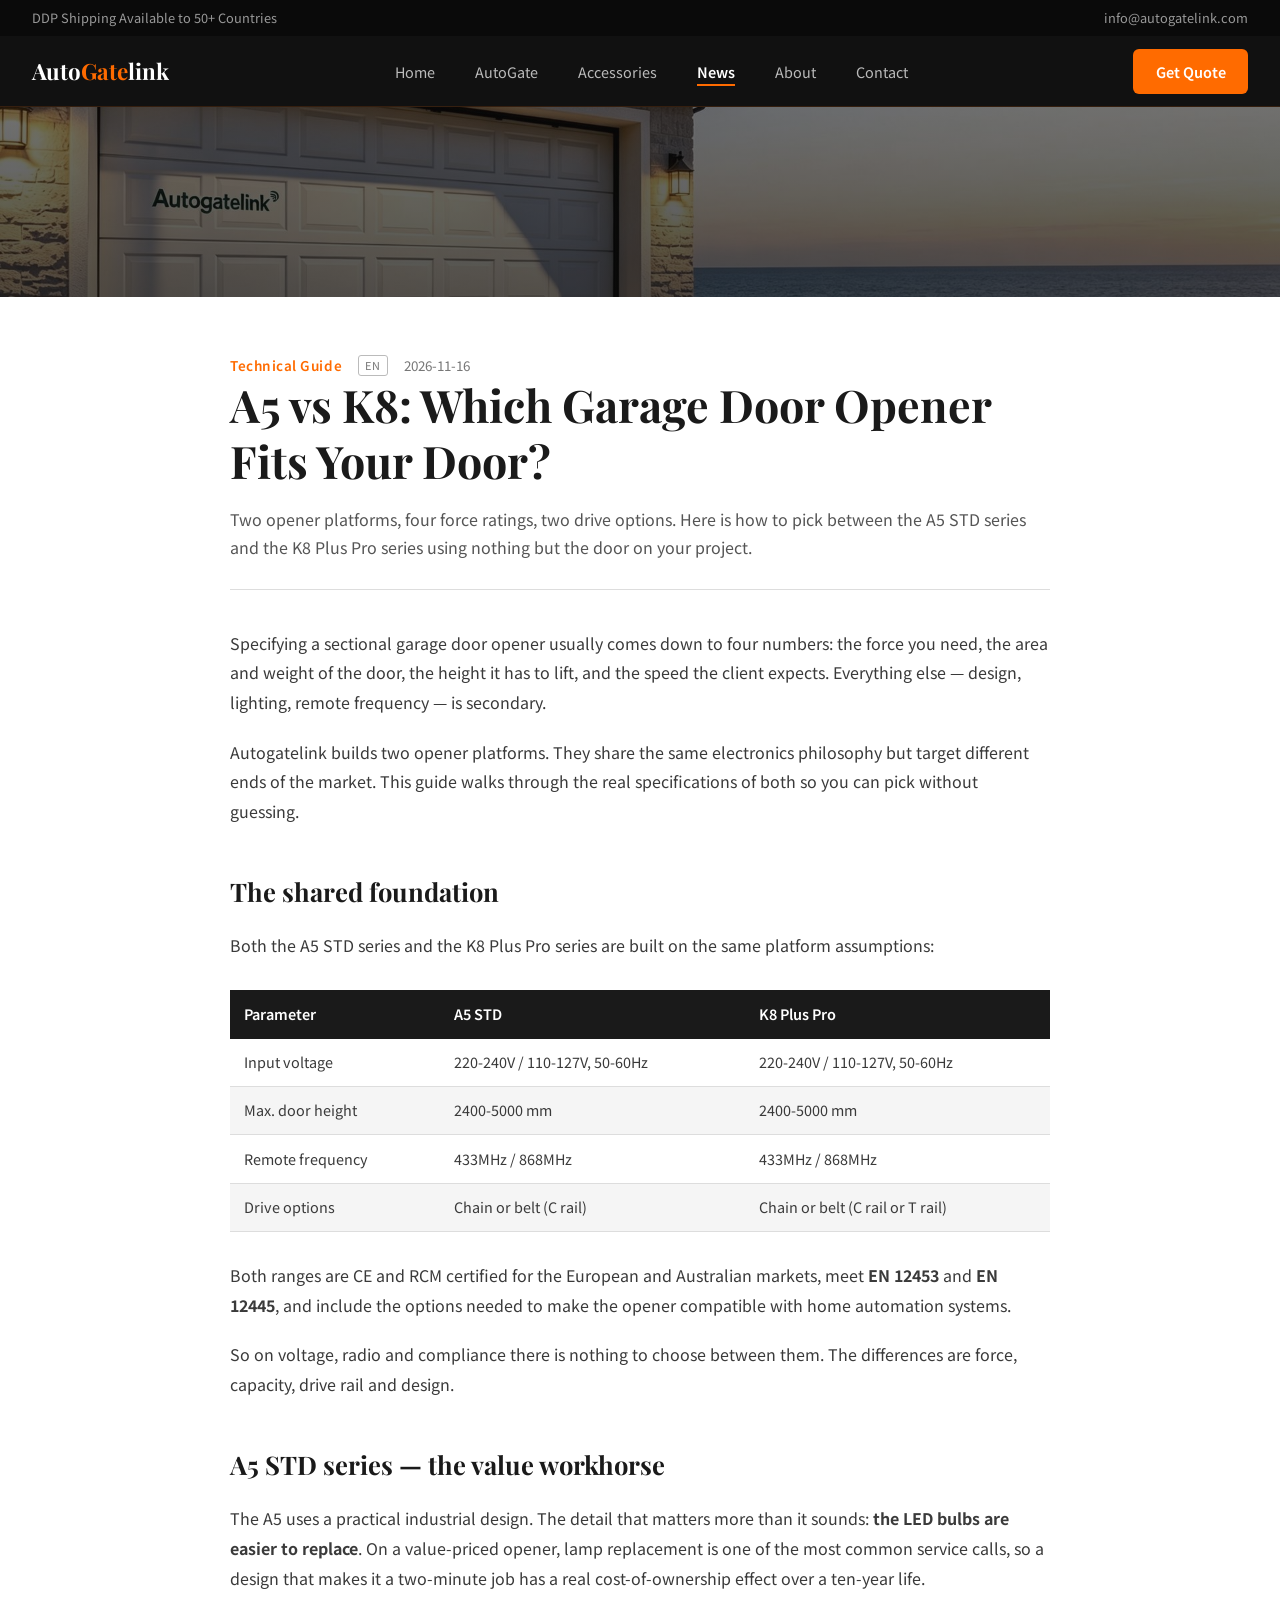
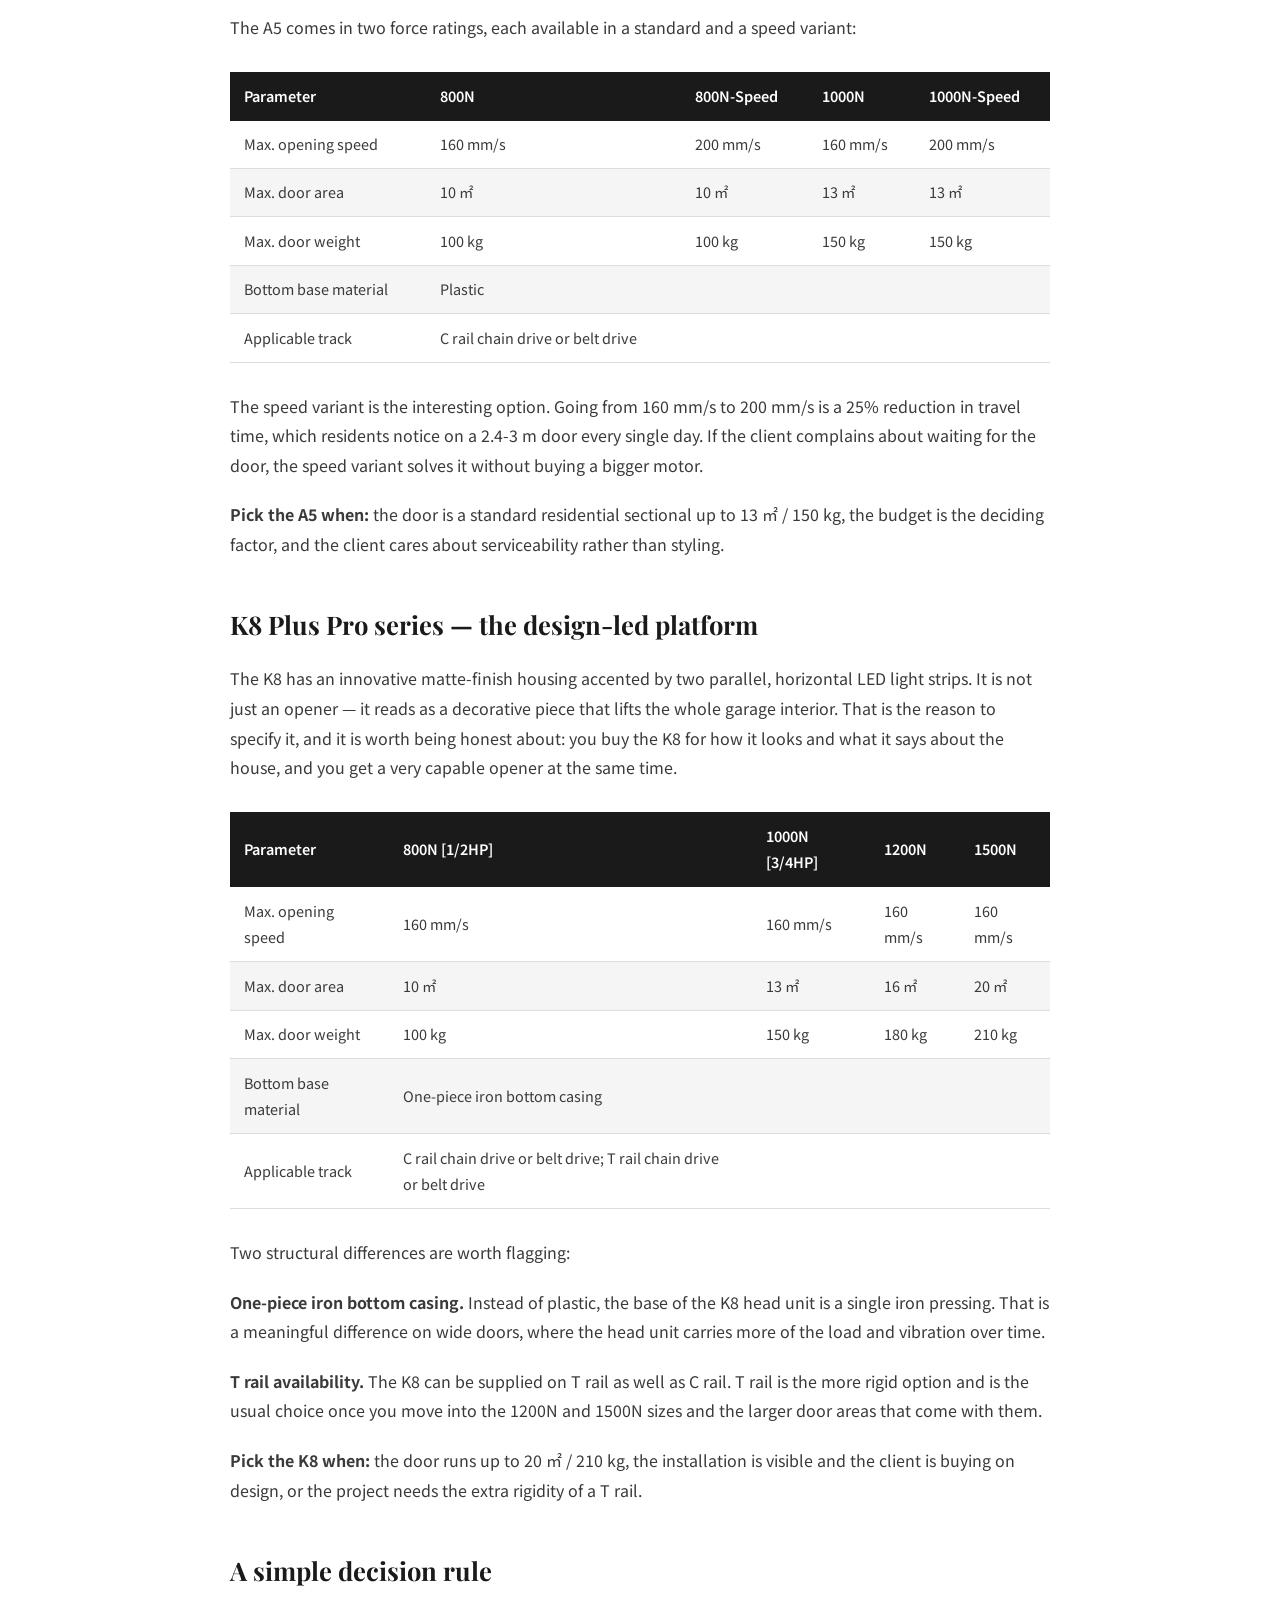
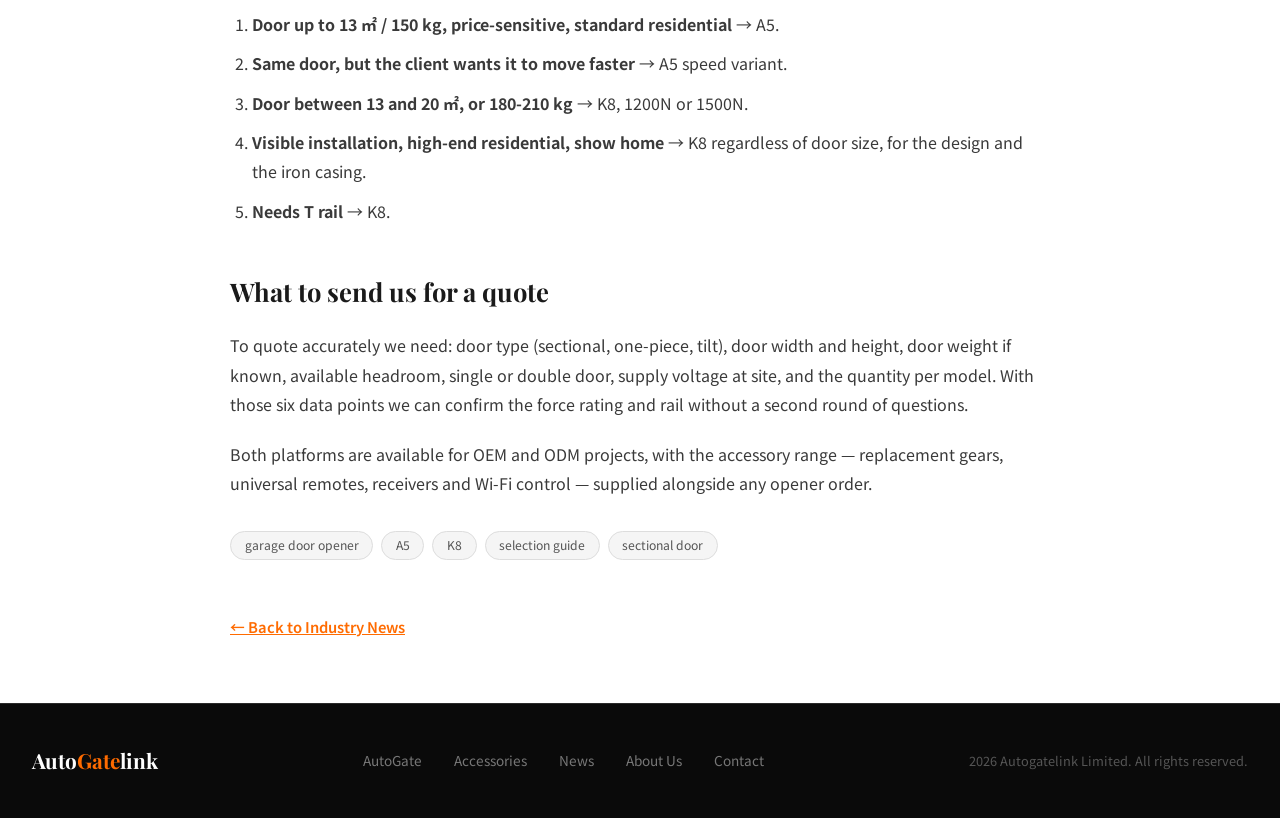
<file: news/a5-vs-k8-garage-door-opener.html>
﻿<!DOCTYPE html>
<html lang="en">
<head>
    <meta charset="UTF-8">
    <meta name="viewport" content="width=device-width, initial-scale=1.0">
    <title>A5 vs K8: Which Garage Door Opener Fits Your Door?</title>
    <meta name="description" content="Two opener platforms, four force ratings, two drive options. Here is how to pick between the A5 STD series and the K8 Plus Pro series using nothing but the door">
    <meta name="keywords" content="industry news, garage door opener news, garage door accessories news, garage door opener technology, gate motor supplier, garage door opener manufacturer, export compliance, industry insights">
    <meta name="robots" content="index, follow">
    <meta name="author" content="Autogatelink Limited">
    <link rel="canonical" href="https://www.autogatelink.com/news/a5-vs-k8-garage-door-opener.html">
    <meta property="og:type" content="article">
    <meta property="og:site_name" content="Autogatelink Limited">
    <meta property="og:title" content="A5 vs K8: Which Garage Door Opener Fits Your Door?">
    <meta property="og:description" content="Two opener platforms, four force ratings, two drive options. Here is how to pick between the A5 STD series and the K8 Plus Pro series using nothing but the door">
    <meta property="og:url" content="https://www.autogatelink.com/news/a5-vs-k8-garage-door-opener.html">
    <meta property="og:locale" content="en_US">
    <meta name="twitter:card" content="summary_large_image">
    <meta name="twitter:title" content="A5 vs K8: Which Garage Door Opener Fits Your Door?">
    <meta name="twitter:description" content="Two opener platforms, four force ratings, two drive options. Here is how to pick between the A5 STD series and the K8 Plus Pro series using nothing but the door"><script type="application/ld+json">{"@context": "https://schema.org", "@type": "Article", "headline": "A5 vs K8: Which Garage Door Opener Fits Your Door?", "description": "Two opener platforms, four force ratings, two drive options. Here is how to pick between the A5 STD series and the K8 Plus Pro series using nothing but the door on your project.", "datePublished": "2026-11-16", "author": {"@type": "Organization", "name": "Autogatelink Limited"}, "publisher": {"@type": "Organization", "name": "Autogatelink Limited"}, "mainEntityOfPage": {"@type": "WebPage", "@id": "https://www.autogatelink.com/news/a5-vs-k8-garage-door-opener.html"}, "inLanguage": "en"}</script>
    <link rel="preconnect" href="https://fonts.googleapis.com">
    <link rel="preconnect" href="https://fonts.gstatic.com" crossorigin>
    <link href="https://fonts.googleapis.com/css2?family=Noto+Sans+SC:wght@300;400;500;600;700&family=Playfair+Display:wght@600;700&display=swap" rel="stylesheet">
    <style>
        :root {
            --primary: #FF6B00;
            --primary-dark: #E55A00;
            --dark: #0A0A0A;
            --gray-900: #1A1A1A;
            --gray-800: #2A2A2A;
            --gray-700: #3A3A3A;
            --gray-600: #555;
            --gray-500: #777;
            --gray-400: #999;
            --gray-300: #BBB;
            --gray-200: #DDD;
            --white: #FFFFFF;
            --bg-light: #F5F5F5;
        }
        * { margin: 0; padding: 0; box-sizing: border-box; }
        html { scroll-behavior: smooth; }
        body {
            font-family: 'Noto Sans SC', sans-serif;
            background: var(--white);
            color: var(--gray-900);
            line-height: 1.6;
            overflow-x: hidden;
        }

        /* Top Bar */
        .topbar { background: var(--dark); color: var(--gray-400); padding: 0.5rem 0; font-size: 0.8rem; }
        .topbar-inner { max-width: 1280px; margin: 0 auto; padding: 0 2rem; display: flex; justify-content: space-between; align-items: center; }
        .topbar a { color: var(--gray-400); text-decoration: none; transition: color 0.3s; }
        .topbar a:hover { color: var(--primary); }

        /* Navigation */
        nav { position: sticky; top: 0; z-index: 1000; background: rgba(10,10,10,0.97); backdrop-filter: blur(20px); border-bottom: 1px solid rgba(255,107,0,0.15); }
        .nav-inner { max-width: 1280px; margin: 0 auto; padding: 0 2rem; display: flex; justify-content: space-between; align-items: center; height: 70px; }
        .logo { font-family: 'Playfair Display', serif; font-size: 1.4rem; font-weight: 700; color: var(--white); text-decoration: none; }
        .logo span { color: var(--primary); }
        .nav-links { display: flex; gap: 2.5rem; list-style: none; }
        .nav-links a { color: var(--gray-300); text-decoration: none; font-size: 0.9rem; transition: color 0.3s; position: relative; }
        .nav-links a::after { content: ''; position: absolute; bottom: -4px; left: 0; width: 0; height: 2px; background: var(--primary); transition: width 0.3s; }
        .nav-links a:hover { color: var(--white); }
        .nav-links a:hover::after { width: 100%; }
        /* Products Dropdown */
        .nav-item-dropdown { position: relative; }
        .dropdown-menu { 
            position: absolute; top: 100%; left: 50%; transform: translateX(-50%) translateY(10px);
            background: rgba(10,10,10,0.98); backdrop-filter: blur(20px);
            border: 1px solid rgba(255,107,0,0.2); border-radius: 12px;
            padding: 0.75rem 0; min-width: 260px;
            opacity: 0; visibility: hidden; transition: all 0.25s ease;
            box-shadow: 0 20px 60px rgba(0,0,0,0.4);
        }
        .nav-item-dropdown:hover .dropdown-menu { opacity: 1; visibility: visible; transform: translateX(-50%) translateY(0); }
        .dropdown-menu a { display: block; padding: 0.75rem 1.5rem; color: var(--gray-300); text-decoration: none; font-size: 0.85rem; transition: all 0.2s; }
        .dropdown-menu a:hover { background: rgba(255,107,0,0.1); color: var(--primary); }
        .dropdown-menu a strong { color: var(--white); }
        .dropdown-divider { height: 1px; background: rgba(255,255,255,0.08); margin: 0.5rem 0; }

        .nav-cta { background: var(--primary); color: var(--white); padding: 0.6rem 1.5rem; border-radius: 4px; text-decoration: none; font-size: 0.85rem; font-weight: 600; transition: all 0.3s; }
        .nav-cta:hover { background: var(--primary-dark); transform: translateY(-2px); box-shadow: 0 8px 25px rgba(255,107,0,0.35); }

        /* Hero */
        .hero { min-height: 92vh; background: var(--dark); position: relative; display: flex; align-items: center; overflow: hidden; }
        .hero::after { content: ''; position: absolute; bottom: -1px; left: 0; right: 0; height: 120px; background: linear-gradient(to top, var(--white), transparent); }
        .hero-grid-bg { position: absolute; inset: 0; background-image: linear-gradient(rgba(255,107,0,0.06) 1px, transparent 1px), linear-gradient(90deg, rgba(255,107,0,0.06) 1px, transparent 1px); background-size: 60px 60px; }
        .hero-glow { position: absolute; top: 20%; right: 10%; width: 500px; height: 500px; background: radial-gradient(circle, rgba(255,107,0,0.15) 0%, transparent 70%); pointer-events: none; }
        .hero-inner { max-width: 1280px; margin: 0 auto; padding: 0 2rem; position: relative; z-index: 10; display: grid; grid-template-columns: 1fr 1fr; gap: 4rem; align-items: center; }
        .hero-badge { display: inline-flex; align-items: center; gap: 0.5rem; background: rgba(255,107,0,0.12); border: 1px solid rgba(255,107,0,0.3); color: var(--primary); padding: 0.4rem 1rem; border-radius: 50px; font-size: 0.78rem; font-weight: 600; letter-spacing: 0.08em; margin-bottom: 1.5rem; width: fit-content; }
        .hero h1 { font-family: 'Playfair Display', serif; font-size: clamp(2.8rem, 5vw, 4.2rem); color: var(--white); line-height: 1.15; margin-bottom: 1.5rem; }
        .hero h1 em { font-style: normal; color: var(--primary); }
        .hero-desc { font-size: 1.05rem; color: var(--gray-400); max-width: 520px; margin-bottom: 2.5rem; line-height: 1.8; }
        .hero-btns { display: flex; gap: 1rem; flex-wrap: wrap; }
        .btn-primary { background: var(--primary); color: var(--white); padding: 0.9rem 2rem; border-radius: 4px; text-decoration: none; font-weight: 600; font-size: 0.95rem; display: inline-flex; align-items: center; gap: 0.5rem; transition: all 0.3s; }
        .btn-primary:hover { background: var(--primary-dark); transform: translateY(-3px); box-shadow: 0 12px 35px rgba(255,107,0,0.4); }
        .btn-outline { background: transparent; color: var(--white); padding: 0.9rem 2rem; border-radius: 4px; text-decoration: none; font-weight: 500; font-size: 0.95rem; border: 1px solid rgba(255,255,255,0.25); transition: all 0.3s; }
        .btn-outline:hover { border-color: var(--primary); color: var(--primary); }
        .hero-product-card { background: var(--gray-900); border-radius: 16px; padding: 2rem; border: 1px solid rgba(255,107,0,0.2); position: relative; }
        .product-img-placeholder { width: 100%; height: 320px; background: linear-gradient(135deg, var(--gray-800) 0%, var(--gray-900) 100%); border-radius: 12px; display: flex; align-items: center; justify-content: center; flex-direction: column; gap: 0.5rem; border: 2px dashed rgba(255,107,0,0.25); }
        .product-img-placeholder .icon { font-size: 3rem; }
        .product-img-placeholder .text { font-size: 0.85rem; color: var(--gray-500); }
        .hero-model-tag { position: absolute; top: 1rem; right: 1rem; background: var(--primary); color: white; padding: 0.3rem 0.8rem; border-radius: 50px; font-size: 0.75rem; font-weight: 700; }
        .hero-specs-row { display: grid; grid-template-columns: repeat(4, 1fr); gap: 0.75rem; margin-top: 1.25rem; }
        .hero-spec { background: var(--gray-800); border-radius: 8px; padding: 0.75rem 0.5rem; text-align: center; }
        .hero-spec .val { font-size: 1.2rem; font-weight: 700; color: var(--primary); }
        .hero-spec .label { font-size: 0.65rem; color: var(--gray-500); text-transform: uppercase; letter-spacing: 0.05em; margin-top: 2px; }

        /* Section Commons */
        .section { padding: 5rem 2rem; }
        .section-dark { background: var(--dark); color: var(--white); }
        .section-light { background: var(--bg-light); }
        .section-white { background: var(--white); }
        .section-inner { max-width: 1280px; margin: 0 auto; }
        .section-tag { display: inline-block; color: var(--primary); font-size: 0.78rem; font-weight: 700; letter-spacing: 0.12em; text-transform: uppercase; margin-bottom: 0.75rem; }
        .section-title { font-family: 'Playfair Display', serif; font-size: clamp(2rem, 3.5vw, 2.8rem); margin-bottom: 1rem; }
        .section-title em { font-style: normal; color: var(--primary); }
        .section-subtitle { color: var(--gray-500); font-size: 1.05rem; max-width: 600px; }
        .section-header { margin-bottom: 3.5rem; }
        .section-header.center { text-align: center; }
        .section-header.center .section-subtitle { margin: 0 auto; }

        /* Products Grid - 2 Column Layout */
        .products-grid { display: grid; grid-template-columns: repeat(2, 1fr); gap: 3rem; max-width: 1100px; margin: 0 auto; }
        .product-card { background: var(--white); border-radius: 20px; overflow: hidden; border: 1px solid var(--gray-200); transition: all 0.4s cubic-bezier(0.4, 0, 0.2, 1); position: relative; box-shadow: 0 4px 20px rgba(0,0,0,0.04); }
        .product-card:hover { transform: translateY(-10px); box-shadow: 0 25px 70px rgba(0,0,0,0.12); border-color: var(--primary); }
        .product-card-img { height: 220px; background: linear-gradient(135deg, #fafafa 0%, #f0f0f0 100%); display: flex; align-items: center; justify-content: center; font-size: 3rem; border-bottom: 1px solid var(--gray-200); position: relative; overflow: hidden; }
        .product-card-img::after { content: ''; position: absolute; inset: 0; background: linear-gradient(to top, rgba(0,0,0,0.02) 0%, transparent 30%); }
        .product-card-badge { position: absolute; top: 1.5rem; left: 1.5rem; background: var(--primary); color: white; padding: 0.4rem 1.1rem; border-radius: 50px; font-size: 0.78rem; font-weight: 700; letter-spacing: 0.04em; text-transform: uppercase; }
        .product-card-body { padding: 2rem 2rem 2.25rem; }
        .product-card h3 { font-size: 1.5rem; font-weight: 700; margin-bottom: 0.85rem; color: var(--dark); }
        .product-card p { color: var(--gray-500); font-size: 0.98rem; margin-bottom: 1.35rem; line-height: 1.75; }
        .product-card-specs { display: flex; flex-wrap: wrap; gap: 0.65rem; margin-bottom: 1.6rem; }
        .spec-chip { background: var(--bg-light); color: var(--gray-600); padding: 0.4rem 0.9rem; border-radius: 8px; font-size: 0.8rem; font-weight: 500; border: 1px solid rgba(0,0,0,0.06); transition: all 0.2s; }
        .product-card:hover .spec-chip { background: rgba(255,107,0,0.08); border-color: rgba(255,107,0,0.15); color: var(--primary-dark); }
        .product-link { display: inline-flex; align-items: center; gap: 0.4rem; color: var(--primary); text-decoration: none; font-size: 0.88rem; font-weight: 600; transition: gap 0.3s; }
        .product-link:hover { gap: 0.8rem; }

        /* Features */
        .features-grid { display: grid; grid-template-columns: repeat(4, 1fr); gap: 1.5rem; }
        .feature-card { background: var(--gray-900); border-radius: 16px; padding: 2rem 1.5rem; border: 1px solid var(--gray-800); transition: all 0.3s; position: relative; overflow: hidden; }
        .feature-card::before { content: ''; position: absolute; top: 0; left: 0; right: 0; height: 3px; background: var(--primary); transform: scaleX(0); transition: transform 0.3s; }
        .feature-card:hover::before { transform: scaleX(1); }
        .feature-card:hover { border-color: rgba(255,107,0,0.3); background: var(--gray-800); }
        .feature-icon { width: 56px; height: 56px; background: rgba(255,107,0,0.1); border-radius: 12px; display: flex; align-items: center; justify-content: center; font-size: 1.5rem; margin-bottom: 1.25rem; }
        .feature-card h3 { font-size: 1rem; font-weight: 700; margin-bottom: 0.5rem; color: var(--white); }
        .feature-card p { color: var(--gray-500); font-size: 0.85rem; line-height: 1.7; }

        /* Stats Bar */
        .stats-bar { background: var(--primary); padding: 3rem 2rem; }
        .stats-inner { max-width: 1280px; margin: 0 auto; display: grid; grid-template-columns: repeat(4, 1fr); gap: 2rem; text-align: center; }
        .stat-item .num { font-family: 'Playfair Display', serif; font-size: 2.8rem; font-weight: 700; color: var(--white); }
        .stat-item .num span { color: rgba(255,255,255,0.7); }
        .stat-item .txt { font-size: 0.85rem; color: rgba(255,255,255,0.75); margin-top: 0.25rem; text-transform: uppercase; letter-spacing: 0.08em; }

        /* About */
        .about-grid { display: grid; grid-template-columns: 1fr 1fr; gap: 4rem; align-items: center; }
        .about-img { height: 400px; background: linear-gradient(135deg, var(--gray-800) 0%, var(--gray-900) 100%); border-radius: 16px; display: flex; align-items: center; justify-content: center; font-size: 4rem; border: 1px solid var(--gray-700); flex-direction: column; gap: 0.5rem; }
        .about-img span { font-size: 1rem; color: var(--gray-500); }
        .about-text h2 { font-family: 'Playfair Display', serif; font-size: 2.2rem; margin-bottom: 1.25rem; }
        .about-text p { color: var(--gray-500); font-size: 0.95rem; margin-bottom: 1rem; line-height: 1.9; }
        .about-highlights { display: grid; grid-template-columns: 1fr 1fr; gap: 1rem; margin-top: 2rem; }
        .about-highlight { display: flex; align-items: center; gap: 0.75rem; }
        .about-highlight .icon { font-size: 1.3rem; }
        .about-highlight span { font-size: 0.9rem; font-weight: 500; color: var(--gray-700); }

        /* CTA */
        .cta-section { background: linear-gradient(135deg, var(--dark) 0%, #1a0a00 100%); padding: 5rem 2rem; text-align: center; position: relative; overflow: hidden; }
        .cta-section::before { content: ''; position: absolute; inset: 0; background: radial-gradient(ellipse at center, rgba(255,107,0,0.15) 0%, transparent 70%); }
        .cta-inner { position: relative; z-index: 10; max-width: 700px; margin: 0 auto; }
        .cta-section h2 { font-family: 'Playfair Display', serif; font-size: 2.5rem; color: var(--white); margin-bottom: 1rem; }
        .cta-section h2 em { color: var(--primary); font-style: normal; }
        .cta-section p { color: var(--gray-400); font-size: 1.05rem; margin-bottom: 2.5rem; }
        .cta-buttons { display: flex; gap: 1rem; justify-content: center; flex-wrap: wrap; }
        .btn-white { background: var(--white); color: var(--dark); padding: 0.9rem 2.5rem; border-radius: 4px; text-decoration: none; font-weight: 700; font-size: 0.95rem; transition: all 0.3s; }
        .btn-white:hover { background: var(--gray-200); transform: translateY(-3px); }

        /* Contact Strip */
        .contact-strip { background: var(--gray-900); padding: 3.5rem 2rem; border-top: 1px solid var(--gray-800); }
        .contact-grid { max-width: 1280px; margin: 0 auto; display: grid; grid-template-columns: repeat(4, 1fr); gap: 2rem; }
        .contact-item { display: flex; gap: 1rem; align-items: flex-start; }
        .contact-icon { width: 48px; height: 48px; min-width: 48px; background: var(--gray-800); border-radius: 10px; display: flex; align-items: center; justify-content: center; font-size: 1.2rem; border: 1px solid var(--gray-700); }
        .contact-item h4 { font-size: 0.85rem; margin-bottom: 0.2rem; }
        .contact-item p { color: var(--gray-500); font-size: 0.85rem; }
        .contact-item a { color: var(--gray-400); text-decoration: none; transition: color 0.3s; }
        .contact-item a:hover { color: var(--primary); }

        /* Footer */
        footer { background: var(--dark); padding: 2.5rem 2rem; border-top: 1px solid var(--gray-800); }
        .footer-inner { max-width: 1280px; margin: 0 auto; display: flex; justify-content: space-between; align-items: center; }
        .footer-logo { font-family: 'Playfair Display', serif; font-size: 1.3rem; font-weight: 700; color: var(--white); }
        .footer-logo span { color: var(--primary); }
        .footer-links { display: flex; gap: 2rem; }
        .footer-links a { color: var(--gray-500); text-decoration: none; font-size: 0.85rem; transition: color 0.3s; }
        .footer-links a:hover { color: var(--white); }
        .footer-copy { color: var(--gray-600); font-size: 0.8rem; }

        /* WhatsApp Float */
        .whatsapp-float { position: fixed; bottom: 2rem; right: 2rem; width: 58px; height: 58px; background: #25D366; border-radius: 50%; display: flex; align-items: center; justify-content: center; color: white; font-size: 1.6rem; text-decoration: none; box-shadow: 0 6px 25px rgba(37,211,102,0.45); z-index: 999; transition: all 0.3s; }
        .whatsapp-float:hover { transform: scale(1.12); box-shadow: 0 10px 35px rgba(37,211,102,0.55); }

        /* Responsive */
        @media (max-width: 1024px) {
            .hero-inner { grid-template-columns: 1fr; }
            .hero-content { order: 1; }
            .hero-visual { order: 2; }
            .hero-desc { margin: 0 auto 2.5rem; }
            .hero-btns { justify-content: center; }
            .products-grid { grid-template-columns: 1fr; max-width: 500px; gap: 2rem; }
            .product-card-img { height: 260px; }
            .features-grid { grid-template-columns: repeat(2, 1fr); }
            .stats-inner { grid-template-columns: repeat(2, 1fr); }
            .about-grid { grid-template-columns: 1fr; }
            .contact-grid { grid-template-columns: repeat(2, 1fr); }
        }
        @media (max-width: 768px) {
            .nav-links { display: none; }
            .products-grid { grid-template-columns: 1fr; }
            .product-card-img { height: 220px; }
            .product-card-body { padding: 1.5rem; }
            .features-grid { grid-template-columns: 1fr; }
            .stats-inner { grid-template-columns: 1fr 1fr; }
            .contact-grid { grid-template-columns: 1fr; }
            .footer-inner { flex-direction: column; gap: 1.5rem; text-align: center; }
            .about-highlights { grid-template-columns: 1fr; }
        }
    
        /* ===== Sticky footer: keep footer at bottom on short pages ===== */
        body { display: flex; flex-direction: column; min-height: 100vh; }
        body > section, body > nav, body > .topbar { flex-shrink: 0; }
        body > footer { margin-top: auto; }

        /* ===== News pages ===== */
        /* Layout convention: .section provides horizontal padding; inner max-width:1280px centered */
        .container { max-width: 1280px; margin: 0 auto; padding: 0 2rem; }
        body { display: flex; flex-direction: column; min-height: 100vh; }
        body > section, body > nav, body > .topbar { flex-shrink: 0; }
        body > footer { margin-top: auto; }
        .page-hero { background: linear-gradient(135deg, #0A0A0A 0%, #1A1A1A 100%); padding: 5rem 0 4rem; position: relative; overflow: hidden; }
        .page-hero::after { content: ''; position: absolute; inset: 0; background: radial-gradient(circle at 85% 30%, rgba(255,107,0,.14), transparent 55%); pointer-events: none; }
        .page-hero .container { position: relative; z-index: 1; }
        .page-hero .label { color: var(--primary); font-size: .78rem; letter-spacing: .18em; text-transform: uppercase; margin-bottom: .9rem; }
        .page-hero h1 { font-family: 'Playfair Display', serif; font-size: clamp(2.1rem, 4.5vw, 3.4rem); color: #fff; line-height: 1.15; margin-bottom: 1rem; }
        .page-hero .page-hero-desc { color: rgba(255,255,255,.72); font-size: 1.03rem; max-width: 720px; line-height: 1.75; }
        .page-hero .hero-btns { margin-top: 1.8rem; display: flex; gap: 1rem; flex-wrap: wrap; }

        .news-toolbar { display: flex; gap: .6rem; flex-wrap: wrap; align-items: center; margin-bottom: 2.4rem; }
        .news-filter { border: 1px solid var(--gray-300); background: #fff; color: var(--gray-700); padding: .5rem 1.15rem; border-radius: 999px; font-size: .85rem; cursor: pointer; font-family: inherit; transition: all .2s; }
        .news-filter:hover { border-color: var(--primary); color: var(--primary); }
        .news-filter.active { background: var(--primary); border-color: var(--primary); color: #fff; }
        .news-filter .cnt { opacity: .6; margin-left: .35rem; font-size: .78rem; }

        .news-list { display: grid; grid-template-columns: repeat(auto-fill, minmax(320px, 1fr)); gap: 2rem; }
        .news-card { background: #fff; border: 1px solid var(--gray-200); border-radius: 4px; overflow: hidden; display: flex; flex-direction: column; transition: all .3s; }
        .news-card:hover { transform: translateY(-4px); box-shadow: 0 14px 38px rgba(0,0,0,.10); border-color: var(--primary); }
        .news-card-img { width: 100%; aspect-ratio: 16 / 9; object-fit: cover; background: var(--bg-light); display: block; }
        .news-card-body { padding: 1.5rem 1.6rem 1.7rem; display: flex; flex-direction: column; flex: 1; }
        .news-card-meta { display: flex; align-items: center; gap: .7rem; margin-bottom: .85rem; font-size: .76rem; color: var(--gray-500); }
        .news-cat { color: var(--primary); font-weight: 600; letter-spacing: .04em; }
        .news-lang { border: 1px solid var(--gray-300); border-radius: 3px; padding: .05rem .4rem; font-size: .68rem; letter-spacing: .06em; color: var(--gray-500); }
        .news-card h3 { font-size: 1.16rem; line-height: 1.42; margin-bottom: .7rem; font-weight: 600; }
        .news-card h3 a { color: var(--gray-900); text-decoration: none; transition: color .2s; }
        .news-card h3 a:hover { color: var(--primary); }
        .news-card p { font-size: .9rem; line-height: 1.72; color: var(--gray-600); margin-bottom: 1.15rem; }
        .news-more { margin-top: auto; color: var(--primary); font-size: .85rem; font-weight: 600; }
        .news-more::after { content: ' \2192'; }

        .news-article { padding: 3.6rem 0 4rem; }
        .news-article-inner { max-width: 820px; margin: 0 auto; }
        .news-article-head { border-bottom: 1px solid var(--gray-200); padding-bottom: 1.8rem; margin-bottom: 2.4rem; }
        .news-article-head h1 { font-family: 'Playfair Display', serif; font-size: clamp(1.9rem, 3.6vw, 2.8rem); line-height: 1.25; margin-bottom: 1rem; color: var(--gray-900); }
        .news-article-meta { display: flex; gap: 1rem; flex-wrap: wrap; align-items: center; font-size: .84rem; color: var(--gray-500); }
        .news-body { max-width: 820px; margin: 0 auto; font-size: 1rem; line-height: 1.85; color: var(--gray-700); }
        .news-body h2 { font-family: 'Playfair Display', serif; font-size: 1.6rem; color: var(--gray-900); margin: 2.6rem 0 1rem; }
        .news-body h3 { font-size: 1.2rem; color: var(--gray-900); margin: 2rem 0 .8rem; }
        .news-body p { margin-bottom: 1.25rem; }
        .news-body ul, .news-body ol { margin: 0 0 1.5rem 1.4rem; }
        .news-body li { margin-bottom: .6rem; }
        .news-body a { color: var(--primary); text-decoration: underline; }
        .news-body img { max-width: 100%; height: auto; border-radius: 4px; margin: 1.5rem 0; }
        .news-body blockquote { border-left: 3px solid var(--primary); padding: .6rem 0 .6rem 1.3rem; margin: 1.6rem 0; color: var(--gray-600); font-style: italic; background: var(--bg-light); padding-right: 1.2rem; }
        .news-body code { background: var(--bg-light); padding: .1rem .4rem; border-radius: 3px; font-size: .9em; }
        .news-body pre { background: var(--gray-900); color: #eee; padding: 1.2rem 1.4rem; border-radius: 4px; overflow-x: auto; margin: 1.5rem 0; }
        .news-body pre code { background: none; color: inherit; }
        .news-body hr { border: 0; border-top: 1px solid var(--gray-200); margin: 2.4rem 0; }
        .table-wrap { overflow-x: auto; margin: 1.8rem 0; }
        .news-body table { width: 100%; border-collapse: collapse; font-size: .9rem; }
        .news-body th { background: var(--gray-900); color: #fff; padding: .7rem .9rem; text-align: left; font-weight: 600; }
        .news-body td { padding: .65rem .9rem; border-bottom: 1px solid var(--gray-200); }
        .news-body tbody tr:nth-child(even) { background: var(--bg-light); }

        .news-tags { display: flex; gap: .5rem; flex-wrap: wrap; margin: 2rem 0; }
        .news-tag { font-size: .76rem; background: var(--bg-light); border: 1px solid var(--gray-200); border-radius: 999px; padding: .25rem .85rem; color: var(--gray-600); }
        .news-back { display: inline-block; margin-top: 1.4rem; color: var(--primary); font-weight: 600; font-size: .92rem; }
        .news-empty { text-align: center; padding: 4rem 1rem; color: var(--gray-500); border: 1px dashed var(--gray-300); border-radius: 4px; }

        @media (max-width: 768px) {
            .news-list { grid-template-columns: 1fr; }
            .page-hero { padding: 3.4rem 0 3rem; }
        }

    </style>
<!-- site.css -->
    <link rel="stylesheet" href="../css/site.css">
</head>
<body>
<div class="topbar">
        <div class="topbar-inner">
            <span>DDP Shipping Available to 50+ Countries</span>
            <div class="topbar-links">
                <a href="mailto:info@autogatelink.com">info@autogatelink.com</a>
                
            </div>
        </div>
    </div>

    <!-- Navigation -->
    <nav>
    <div class="nav-inner">
        <a href="../index.html" class="logo">Auto<span>Gate</span>link</a>
        <ul class="nav-links">
            <li><a href="../index.html">Home</a></li>
            <li class="nav-item-dropdown">
                <a href="../products.html">AutoGate</a>
                <div class="dropdown-menu">
                    <a href="../products.html#a5"><strong>A5</strong><br><span style="font-size:0.75rem;opacity:0.7">STD Garage Door Opener</span></a>
                    <a href="../products.html#k8"><strong>K8</strong><br><span style="font-size:0.75rem;opacity:0.7">Plus Pro Garage Door Opener</span></a>
                    <div class="dropdown-divider"></div>
                    <a href="../contact.html">Request Custom Quote</a>
                </div>
            </li>
            <li class="nav-item-dropdown">
                <a href="../accessories.html">Accessories</a>
                <div class="dropdown-menu">
                    <a href="../accessories.html#gear-41c4220a"><strong>41C4220A Gear</strong><br><span style="font-size:0.75rem;opacity:0.7">Gear &amp; Sprocket Kit</span></a>
                    <a href="../accessories.html#rc-2630aio"><strong>2630AIO</strong><br><span style="font-size:0.75rem;opacity:0.7">Universal Multi-Frequency Remote</span></a>
                    <a href="../accessories.html#hw-2701dg"><strong>2701DG</strong><br><span style="font-size:0.75rem;opacity:0.7">Decorative Hinge &amp; Handle Kit</span></a>
                    <a href="../accessories.html#rx-9102"><strong>9102</strong><br><span style="font-size:0.75rem;opacity:0.7">Universal 2-CH Receiver</span></a>
                    <a href="../accessories.html#wifi-9103"><strong>9103</strong><br><span style="font-size:0.75rem;opacity:0.7">Wi-Fi Garage Door Opener</span></a>
                    <div class="dropdown-divider"></div>
                    <a href="../contact.html">Request Custom Quote</a>
                </div>
            </li>
            <li><a href="../news.html" class="active">News</a></li>
            <li><a href="../about.html">About</a></li>
            <li><a href="../contact.html">Contact</a></li>
        </ul>
        <a href="../contact.html" class="nav-quote">Get Quote</a>
        <button class="nav-toggle" aria-label="Toggle navigation">
            <span></span><span></span><span></span>
        </button>
    </div>
</nav>
<div class="photo-band" aria-hidden="true"></div>

    <section class="news-article">
        <div class="container">
            <div class="news-article-inner">
            <div class="news-article-head">
                <div class="news-article-meta">
                    <span class="news-cat">Technical Guide</span>
                    <span class="news-lang">EN</span>
                    <span>2026-11-16</span>
                </div>
                <h1>A5 vs K8: Which Garage Door Opener Fits Your Door?</h1>
                <p style="color:var(--gray-600);font-size:1rem;line-height:1.75;">Two opener platforms, four force ratings, two drive options. Here is how to pick between the A5 STD series and the K8 Plus Pro series using nothing but the door on your project.</p>
            </div>
            <div class="news-body">
<p>Specifying a sectional garage door opener usually comes down to four numbers: the force you need, the area and weight of the door, the height it has to lift, and the speed the client expects. Everything else — design, lighting, remote frequency — is secondary.</p>
<p>Autogatelink builds two opener platforms. They share the same electronics philosophy but target different ends of the market. This guide walks through the real specifications of both so you can pick without guessing.</p>
<h2>The shared foundation</h2>
<p>Both the A5 STD series and the K8 Plus Pro series are built on the same platform assumptions:</p>
<div class="table-wrap"><table>
<thead><tr><th>Parameter</th><th>A5 STD</th><th>K8 Plus Pro</th></tr></thead>
<tbody>
<tr><td>Input voltage</td><td>220-240V / 110-127V, 50-60Hz</td><td>220-240V / 110-127V, 50-60Hz</td></tr>
<tr><td>Max. door height</td><td>2400-5000 mm</td><td>2400-5000 mm</td></tr>
<tr><td>Remote frequency</td><td>433MHz / 868MHz</td><td>433MHz / 868MHz</td></tr>
<tr><td>Drive options</td><td>Chain or belt (C rail)</td><td>Chain or belt (C rail or T rail)</td></tr>
</tbody></table></div>
<p>Both ranges are CE and RCM certified for the European and Australian markets, meet <strong>EN 12453</strong> and <strong>EN 12445</strong>, and include the options needed to make the opener compatible with home automation systems.</p>
<p>So on voltage, radio and compliance there is nothing to choose between them. The differences are force, capacity, drive rail and design.</p>
<h2>A5 STD series — the value workhorse</h2>
<p>The A5 uses a practical industrial design. The detail that matters more than it sounds: <strong>the LED bulbs are easier to replace</strong>. On a value-priced opener, lamp replacement is one of the most common service calls, so a design that makes it a two-minute job has a real cost-of-ownership effect over a ten-year life.</p>
<p>The A5 comes in two force ratings, each available in a standard and a speed variant:</p>
<div class="table-wrap"><table>
<thead><tr><th>Parameter</th><th>800N</th><th>800N-Speed</th><th>1000N</th><th>1000N-Speed</th></tr></thead>
<tbody>
<tr><td>Max. opening speed</td><td>160 mm/s</td><td>200 mm/s</td><td>160 mm/s</td><td>200 mm/s</td></tr>
<tr><td>Max. door area</td><td>10 ㎡</td><td>10 ㎡</td><td>13 ㎡</td><td>13 ㎡</td></tr>
<tr><td>Max. door weight</td><td>100 kg</td><td>100 kg</td><td>150 kg</td><td>150 kg</td></tr>
<tr><td>Bottom base material</td><td>Plastic</td><td></td><td></td><td></td></tr>
<tr><td>Applicable track</td><td>C rail chain drive or belt drive</td><td></td><td></td><td></td></tr>
</tbody></table></div>
<p>The speed variant is the interesting option. Going from 160 mm/s to 200 mm/s is a 25% reduction in travel time, which residents notice on a 2.4-3 m door every single day. If the client complains about waiting for the door, the speed variant solves it without buying a bigger motor.</p>
<p><strong>Pick the A5 when:</strong> the door is a standard residential sectional up to 13 ㎡ / 150 kg, the budget is the deciding factor, and the client cares about serviceability rather than styling.</p>
<h2>K8 Plus Pro series — the design-led platform</h2>
<p>The K8 has an innovative matte-finish housing accented by two parallel, horizontal LED light strips. It is not just an opener — it reads as a decorative piece that lifts the whole garage interior. That is the reason to specify it, and it is worth being honest about: you buy the K8 for how it looks and what it says about the house, and you get a very capable opener at the same time.</p>
<div class="table-wrap"><table>
<thead><tr><th>Parameter</th><th>800N [1/2HP]</th><th>1000N [3/4HP]</th><th>1200N</th><th>1500N</th></tr></thead>
<tbody>
<tr><td>Max. opening speed</td><td>160 mm/s</td><td>160 mm/s</td><td>160 mm/s</td><td>160 mm/s</td></tr>
<tr><td>Max. door area</td><td>10 ㎡</td><td>13 ㎡</td><td>16 ㎡</td><td>20 ㎡</td></tr>
<tr><td>Max. door weight</td><td>100 kg</td><td>150 kg</td><td>180 kg</td><td>210 kg</td></tr>
<tr><td>Bottom base material</td><td>One-piece iron bottom casing</td><td></td><td></td><td></td></tr>
<tr><td>Applicable track</td><td>C rail chain drive or belt drive; T rail chain drive or belt drive</td><td></td><td></td><td></td></tr>
</tbody></table></div>
<p>Two structural differences are worth flagging:</p>
<p><strong>One-piece iron bottom casing.</strong> Instead of plastic, the base of the K8 head unit is a single iron pressing. That is a meaningful difference on wide doors, where the head unit carries more of the load and vibration over time.</p>
<p><strong>T rail availability.</strong> The K8 can be supplied on T rail as well as C rail. T rail is the more rigid option and is the usual choice once you move into the 1200N and 1500N sizes and the larger door areas that come with them.</p>
<p><strong>Pick the K8 when:</strong> the door runs up to 20 ㎡ / 210 kg, the installation is visible and the client is buying on design, or the project needs the extra rigidity of a T rail.</p>
<h2>A simple decision rule</h2>
<ol>
<li><strong>Door up to 13 ㎡ / 150 kg, price-sensitive, standard residential</strong> → A5.</li>
<li><strong>Same door, but the client wants it to move faster</strong> → A5 speed variant.</li>
<li><strong>Door between 13 and 20 ㎡, or 180-210 kg</strong> → K8, 1200N or 1500N.</li>
<li><strong>Visible installation, high-end residential, show home</strong> → K8 regardless of door size, for the design and the iron casing.</li>
<li><strong>Needs T rail</strong> → K8.</li>
</ol>
<h2>What to send us for a quote</h2>
<p>To quote accurately we need: door type (sectional, one-piece, tilt), door width and height, door weight if known, available headroom, single or double door, supply voltage at site, and the quantity per model. With those six data points we can confirm the force rating and rail without a second round of questions.</p>
<p>Both platforms are available for OEM and ODM projects, with the accessory range — replacement gears, universal remotes, receivers and Wi-Fi control — supplied alongside any opener order.</p>
            </div>
            <div class="news-tags"><span class="news-tag">garage door opener</span><span class="news-tag">A5</span><span class="news-tag">K8</span><span class="news-tag">selection guide</span><span class="news-tag">sectional door</span></div>
            <a href="../news.html" class="news-back">&larr; Back to Industry News</a>
            </div>
        </div>
    </section>

<footer>
        <div class="footer-inner">
            <div class="footer-logo">Auto<span>Gate</span>link</div>
            <div class="footer-links">
                <a href="../products.html">AutoGate</a>
                <a href="../accessories.html">Accessories</a>
                <a href="../news.html">News</a>
                <a href="../about.html">About Us</a>
                <a href="../contact.html">Contact</a>
            </div>
            <div class="footer-copy">2026 Autogatelink Limited. All rights reserved.</div>
        </div>
    </footer>
<!-- site.js -->
    <script src="../js/site.js" defer></script>
</body>
</html>
</file>
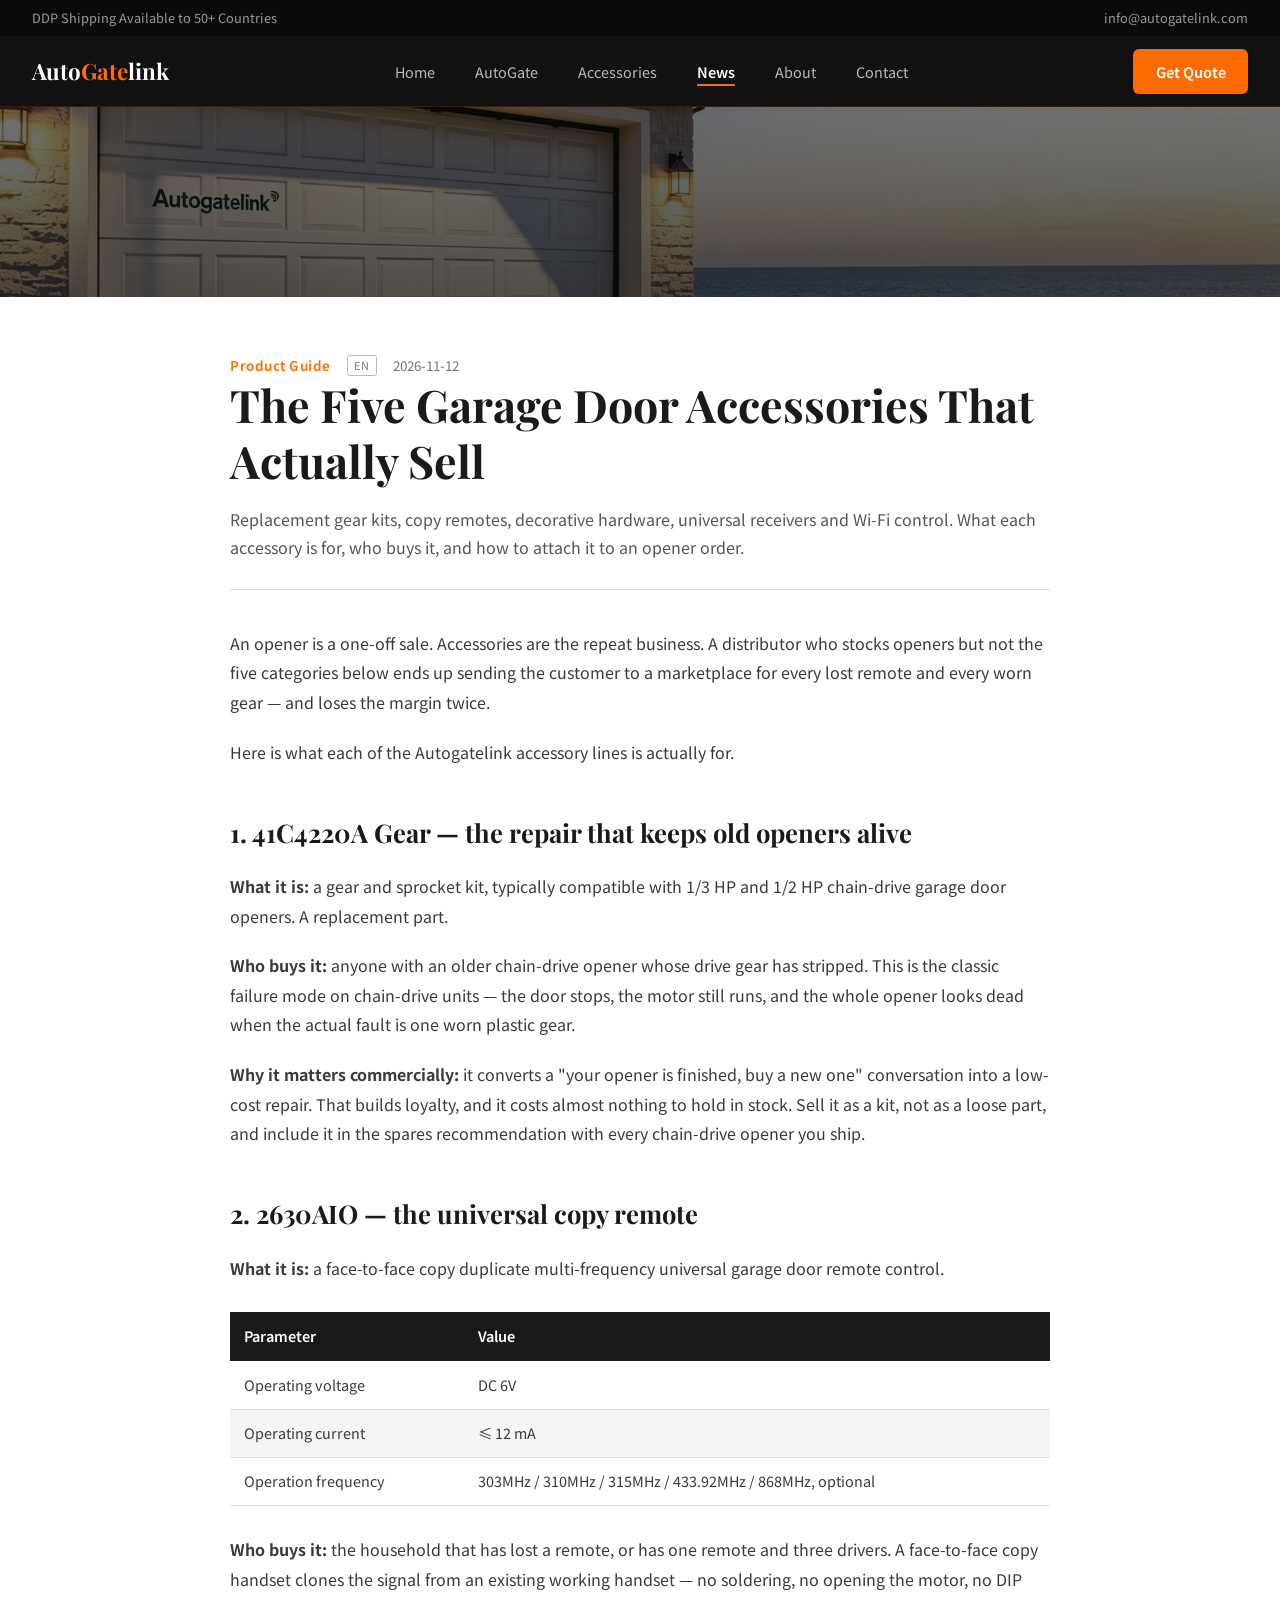
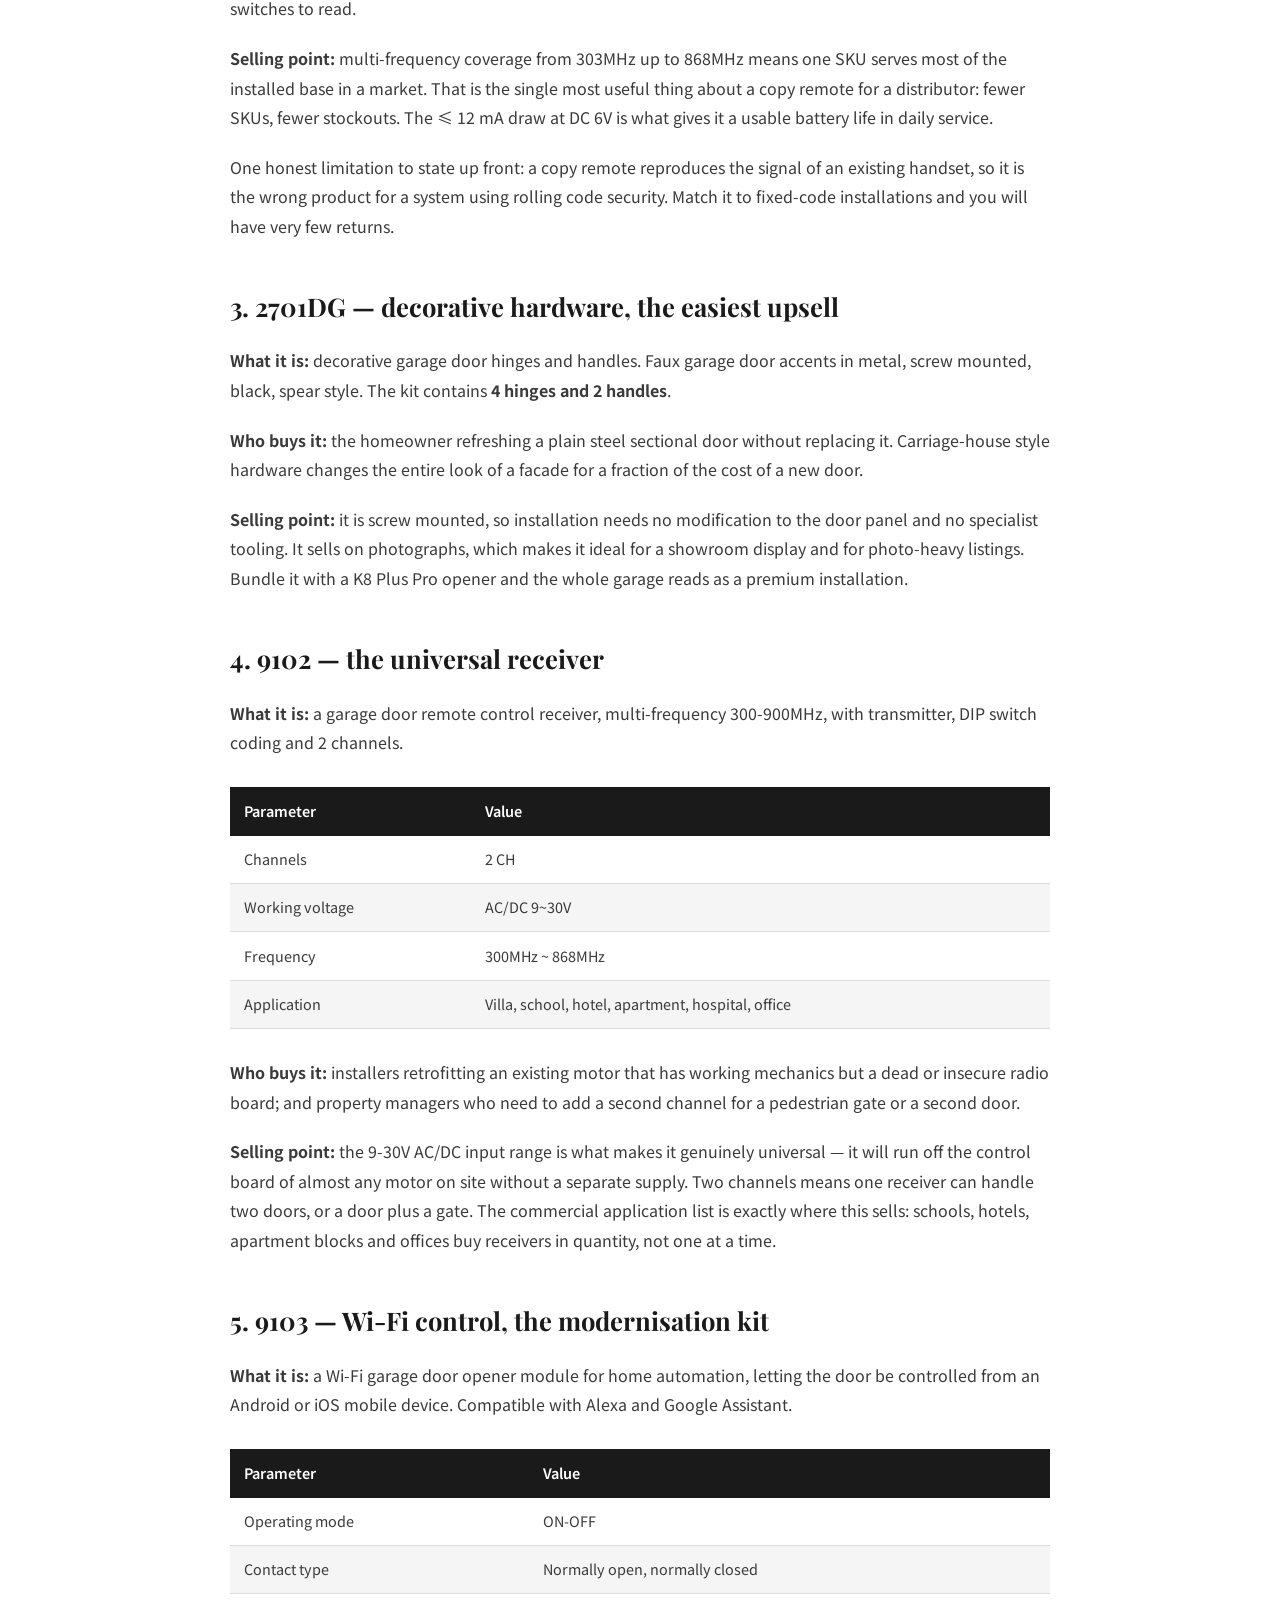
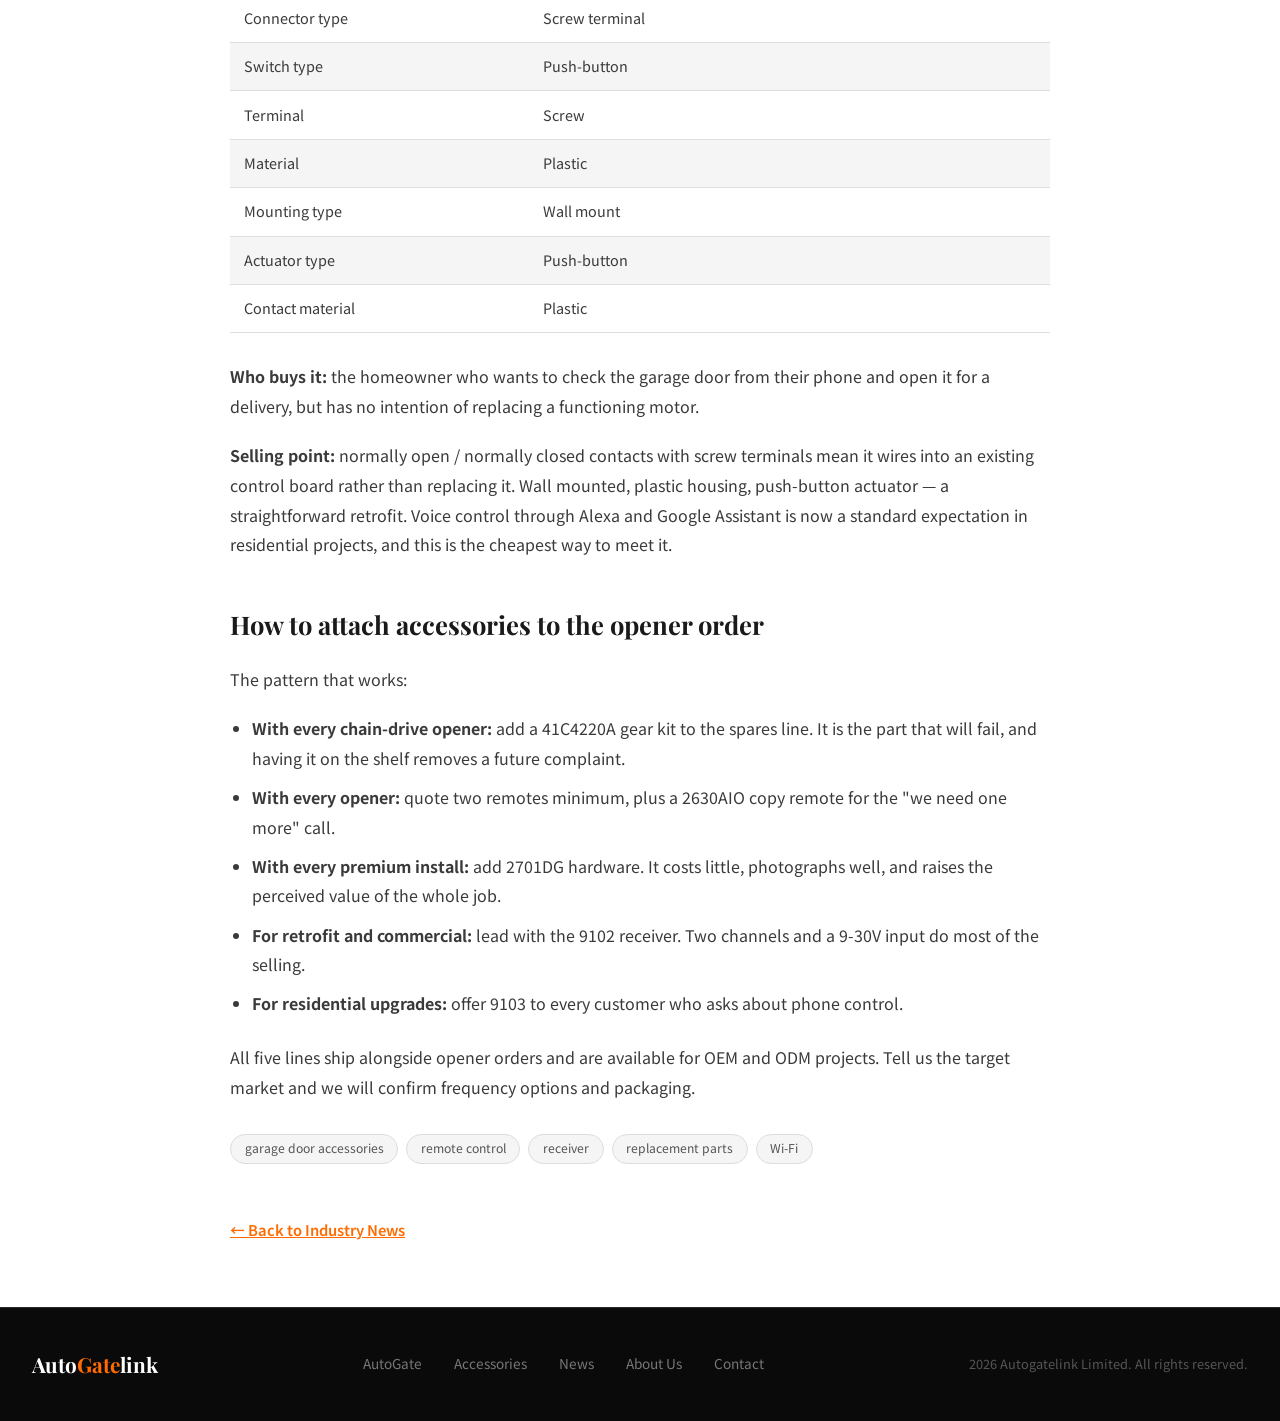
<file: news/garage-door-accessories-explained.html>
﻿<!DOCTYPE html>
<html lang="en">
<head>
    <meta charset="UTF-8">
    <meta name="viewport" content="width=device-width, initial-scale=1.0">
    <title>The Five Garage Door Accessories That Actually Sell</title>
    <meta name="description" content="Replacement gear kits, copy remotes, decorative hardware, universal receivers and Wi-Fi control. What each accessory is for, who buys it, and how to attach it t">
    <meta name="keywords" content="industry news, garage door opener news, garage door accessories news, garage door opener technology, gate motor supplier, garage door opener manufacturer, export compliance, industry insights">
    <meta name="robots" content="index, follow">
    <meta name="author" content="Autogatelink Limited">
    <link rel="canonical" href="https://www.autogatelink.com/news/garage-door-accessories-explained.html">
    <meta property="og:type" content="article">
    <meta property="og:site_name" content="Autogatelink Limited">
    <meta property="og:title" content="The Five Garage Door Accessories That Actually Sell">
    <meta property="og:description" content="Replacement gear kits, copy remotes, decorative hardware, universal receivers and Wi-Fi control. What each accessory is for, who buys it, and how to attach it t">
    <meta property="og:url" content="https://www.autogatelink.com/news/garage-door-accessories-explained.html">
    <meta property="og:locale" content="en_US">
    <meta name="twitter:card" content="summary_large_image">
    <meta name="twitter:title" content="The Five Garage Door Accessories That Actually Sell">
    <meta name="twitter:description" content="Replacement gear kits, copy remotes, decorative hardware, universal receivers and Wi-Fi control. What each accessory is for, who buys it, and how to attach it t"><script type="application/ld+json">{"@context": "https://schema.org", "@type": "Article", "headline": "The Five Garage Door Accessories That Actually Sell", "description": "Replacement gear kits, copy remotes, decorative hardware, universal receivers and Wi-Fi control. What each accessory is for, who buys it, and how to attach it to an opener order.", "datePublished": "2026-11-12", "author": {"@type": "Organization", "name": "Autogatelink Limited"}, "publisher": {"@type": "Organization", "name": "Autogatelink Limited"}, "mainEntityOfPage": {"@type": "WebPage", "@id": "https://www.autogatelink.com/news/garage-door-accessories-explained.html"}, "inLanguage": "en"}</script>
    <link rel="preconnect" href="https://fonts.googleapis.com">
    <link rel="preconnect" href="https://fonts.gstatic.com" crossorigin>
    <link href="https://fonts.googleapis.com/css2?family=Noto+Sans+SC:wght@300;400;500;600;700&family=Playfair+Display:wght@600;700&display=swap" rel="stylesheet">
    <style>
        :root {
            --primary: #FF6B00;
            --primary-dark: #E55A00;
            --dark: #0A0A0A;
            --gray-900: #1A1A1A;
            --gray-800: #2A2A2A;
            --gray-700: #3A3A3A;
            --gray-600: #555;
            --gray-500: #777;
            --gray-400: #999;
            --gray-300: #BBB;
            --gray-200: #DDD;
            --white: #FFFFFF;
            --bg-light: #F5F5F5;
        }
        * { margin: 0; padding: 0; box-sizing: border-box; }
        html { scroll-behavior: smooth; }
        body {
            font-family: 'Noto Sans SC', sans-serif;
            background: var(--white);
            color: var(--gray-900);
            line-height: 1.6;
            overflow-x: hidden;
        }

        /* Top Bar */
        .topbar { background: var(--dark); color: var(--gray-400); padding: 0.5rem 0; font-size: 0.8rem; }
        .topbar-inner { max-width: 1280px; margin: 0 auto; padding: 0 2rem; display: flex; justify-content: space-between; align-items: center; }
        .topbar a { color: var(--gray-400); text-decoration: none; transition: color 0.3s; }
        .topbar a:hover { color: var(--primary); }

        /* Navigation */
        nav { position: sticky; top: 0; z-index: 1000; background: rgba(10,10,10,0.97); backdrop-filter: blur(20px); border-bottom: 1px solid rgba(255,107,0,0.15); }
        .nav-inner { max-width: 1280px; margin: 0 auto; padding: 0 2rem; display: flex; justify-content: space-between; align-items: center; height: 70px; }
        .logo { font-family: 'Playfair Display', serif; font-size: 1.4rem; font-weight: 700; color: var(--white); text-decoration: none; }
        .logo span { color: var(--primary); }
        .nav-links { display: flex; gap: 2.5rem; list-style: none; }
        .nav-links a { color: var(--gray-300); text-decoration: none; font-size: 0.9rem; transition: color 0.3s; position: relative; }
        .nav-links a::after { content: ''; position: absolute; bottom: -4px; left: 0; width: 0; height: 2px; background: var(--primary); transition: width 0.3s; }
        .nav-links a:hover { color: var(--white); }
        .nav-links a:hover::after { width: 100%; }
        /* Products Dropdown */
        .nav-item-dropdown { position: relative; }
        .dropdown-menu { 
            position: absolute; top: 100%; left: 50%; transform: translateX(-50%) translateY(10px);
            background: rgba(10,10,10,0.98); backdrop-filter: blur(20px);
            border: 1px solid rgba(255,107,0,0.2); border-radius: 12px;
            padding: 0.75rem 0; min-width: 260px;
            opacity: 0; visibility: hidden; transition: all 0.25s ease;
            box-shadow: 0 20px 60px rgba(0,0,0,0.4);
        }
        .nav-item-dropdown:hover .dropdown-menu { opacity: 1; visibility: visible; transform: translateX(-50%) translateY(0); }
        .dropdown-menu a { display: block; padding: 0.75rem 1.5rem; color: var(--gray-300); text-decoration: none; font-size: 0.85rem; transition: all 0.2s; }
        .dropdown-menu a:hover { background: rgba(255,107,0,0.1); color: var(--primary); }
        .dropdown-menu a strong { color: var(--white); }
        .dropdown-divider { height: 1px; background: rgba(255,255,255,0.08); margin: 0.5rem 0; }

        .nav-cta { background: var(--primary); color: var(--white); padding: 0.6rem 1.5rem; border-radius: 4px; text-decoration: none; font-size: 0.85rem; font-weight: 600; transition: all 0.3s; }
        .nav-cta:hover { background: var(--primary-dark); transform: translateY(-2px); box-shadow: 0 8px 25px rgba(255,107,0,0.35); }

        /* Hero */
        .hero { min-height: 92vh; background: var(--dark); position: relative; display: flex; align-items: center; overflow: hidden; }
        .hero::after { content: ''; position: absolute; bottom: -1px; left: 0; right: 0; height: 120px; background: linear-gradient(to top, var(--white), transparent); }
        .hero-grid-bg { position: absolute; inset: 0; background-image: linear-gradient(rgba(255,107,0,0.06) 1px, transparent 1px), linear-gradient(90deg, rgba(255,107,0,0.06) 1px, transparent 1px); background-size: 60px 60px; }
        .hero-glow { position: absolute; top: 20%; right: 10%; width: 500px; height: 500px; background: radial-gradient(circle, rgba(255,107,0,0.15) 0%, transparent 70%); pointer-events: none; }
        .hero-inner { max-width: 1280px; margin: 0 auto; padding: 0 2rem; position: relative; z-index: 10; display: grid; grid-template-columns: 1fr 1fr; gap: 4rem; align-items: center; }
        .hero-badge { display: inline-flex; align-items: center; gap: 0.5rem; background: rgba(255,107,0,0.12); border: 1px solid rgba(255,107,0,0.3); color: var(--primary); padding: 0.4rem 1rem; border-radius: 50px; font-size: 0.78rem; font-weight: 600; letter-spacing: 0.08em; margin-bottom: 1.5rem; width: fit-content; }
        .hero h1 { font-family: 'Playfair Display', serif; font-size: clamp(2.8rem, 5vw, 4.2rem); color: var(--white); line-height: 1.15; margin-bottom: 1.5rem; }
        .hero h1 em { font-style: normal; color: var(--primary); }
        .hero-desc { font-size: 1.05rem; color: var(--gray-400); max-width: 520px; margin-bottom: 2.5rem; line-height: 1.8; }
        .hero-btns { display: flex; gap: 1rem; flex-wrap: wrap; }
        .btn-primary { background: var(--primary); color: var(--white); padding: 0.9rem 2rem; border-radius: 4px; text-decoration: none; font-weight: 600; font-size: 0.95rem; display: inline-flex; align-items: center; gap: 0.5rem; transition: all 0.3s; }
        .btn-primary:hover { background: var(--primary-dark); transform: translateY(-3px); box-shadow: 0 12px 35px rgba(255,107,0,0.4); }
        .btn-outline { background: transparent; color: var(--white); padding: 0.9rem 2rem; border-radius: 4px; text-decoration: none; font-weight: 500; font-size: 0.95rem; border: 1px solid rgba(255,255,255,0.25); transition: all 0.3s; }
        .btn-outline:hover { border-color: var(--primary); color: var(--primary); }
        .hero-product-card { background: var(--gray-900); border-radius: 16px; padding: 2rem; border: 1px solid rgba(255,107,0,0.2); position: relative; }
        .product-img-placeholder { width: 100%; height: 320px; background: linear-gradient(135deg, var(--gray-800) 0%, var(--gray-900) 100%); border-radius: 12px; display: flex; align-items: center; justify-content: center; flex-direction: column; gap: 0.5rem; border: 2px dashed rgba(255,107,0,0.25); }
        .product-img-placeholder .icon { font-size: 3rem; }
        .product-img-placeholder .text { font-size: 0.85rem; color: var(--gray-500); }
        .hero-model-tag { position: absolute; top: 1rem; right: 1rem; background: var(--primary); color: white; padding: 0.3rem 0.8rem; border-radius: 50px; font-size: 0.75rem; font-weight: 700; }
        .hero-specs-row { display: grid; grid-template-columns: repeat(4, 1fr); gap: 0.75rem; margin-top: 1.25rem; }
        .hero-spec { background: var(--gray-800); border-radius: 8px; padding: 0.75rem 0.5rem; text-align: center; }
        .hero-spec .val { font-size: 1.2rem; font-weight: 700; color: var(--primary); }
        .hero-spec .label { font-size: 0.65rem; color: var(--gray-500); text-transform: uppercase; letter-spacing: 0.05em; margin-top: 2px; }

        /* Section Commons */
        .section { padding: 5rem 2rem; }
        .section-dark { background: var(--dark); color: var(--white); }
        .section-light { background: var(--bg-light); }
        .section-white { background: var(--white); }
        .section-inner { max-width: 1280px; margin: 0 auto; }
        .section-tag { display: inline-block; color: var(--primary); font-size: 0.78rem; font-weight: 700; letter-spacing: 0.12em; text-transform: uppercase; margin-bottom: 0.75rem; }
        .section-title { font-family: 'Playfair Display', serif; font-size: clamp(2rem, 3.5vw, 2.8rem); margin-bottom: 1rem; }
        .section-title em { font-style: normal; color: var(--primary); }
        .section-subtitle { color: var(--gray-500); font-size: 1.05rem; max-width: 600px; }
        .section-header { margin-bottom: 3.5rem; }
        .section-header.center { text-align: center; }
        .section-header.center .section-subtitle { margin: 0 auto; }

        /* Products Grid - 2 Column Layout */
        .products-grid { display: grid; grid-template-columns: repeat(2, 1fr); gap: 3rem; max-width: 1100px; margin: 0 auto; }
        .product-card { background: var(--white); border-radius: 20px; overflow: hidden; border: 1px solid var(--gray-200); transition: all 0.4s cubic-bezier(0.4, 0, 0.2, 1); position: relative; box-shadow: 0 4px 20px rgba(0,0,0,0.04); }
        .product-card:hover { transform: translateY(-10px); box-shadow: 0 25px 70px rgba(0,0,0,0.12); border-color: var(--primary); }
        .product-card-img { height: 220px; background: linear-gradient(135deg, #fafafa 0%, #f0f0f0 100%); display: flex; align-items: center; justify-content: center; font-size: 3rem; border-bottom: 1px solid var(--gray-200); position: relative; overflow: hidden; }
        .product-card-img::after { content: ''; position: absolute; inset: 0; background: linear-gradient(to top, rgba(0,0,0,0.02) 0%, transparent 30%); }
        .product-card-badge { position: absolute; top: 1.5rem; left: 1.5rem; background: var(--primary); color: white; padding: 0.4rem 1.1rem; border-radius: 50px; font-size: 0.78rem; font-weight: 700; letter-spacing: 0.04em; text-transform: uppercase; }
        .product-card-body { padding: 2rem 2rem 2.25rem; }
        .product-card h3 { font-size: 1.5rem; font-weight: 700; margin-bottom: 0.85rem; color: var(--dark); }
        .product-card p { color: var(--gray-500); font-size: 0.98rem; margin-bottom: 1.35rem; line-height: 1.75; }
        .product-card-specs { display: flex; flex-wrap: wrap; gap: 0.65rem; margin-bottom: 1.6rem; }
        .spec-chip { background: var(--bg-light); color: var(--gray-600); padding: 0.4rem 0.9rem; border-radius: 8px; font-size: 0.8rem; font-weight: 500; border: 1px solid rgba(0,0,0,0.06); transition: all 0.2s; }
        .product-card:hover .spec-chip { background: rgba(255,107,0,0.08); border-color: rgba(255,107,0,0.15); color: var(--primary-dark); }
        .product-link { display: inline-flex; align-items: center; gap: 0.4rem; color: var(--primary); text-decoration: none; font-size: 0.88rem; font-weight: 600; transition: gap 0.3s; }
        .product-link:hover { gap: 0.8rem; }

        /* Features */
        .features-grid { display: grid; grid-template-columns: repeat(4, 1fr); gap: 1.5rem; }
        .feature-card { background: var(--gray-900); border-radius: 16px; padding: 2rem 1.5rem; border: 1px solid var(--gray-800); transition: all 0.3s; position: relative; overflow: hidden; }
        .feature-card::before { content: ''; position: absolute; top: 0; left: 0; right: 0; height: 3px; background: var(--primary); transform: scaleX(0); transition: transform 0.3s; }
        .feature-card:hover::before { transform: scaleX(1); }
        .feature-card:hover { border-color: rgba(255,107,0,0.3); background: var(--gray-800); }
        .feature-icon { width: 56px; height: 56px; background: rgba(255,107,0,0.1); border-radius: 12px; display: flex; align-items: center; justify-content: center; font-size: 1.5rem; margin-bottom: 1.25rem; }
        .feature-card h3 { font-size: 1rem; font-weight: 700; margin-bottom: 0.5rem; color: var(--white); }
        .feature-card p { color: var(--gray-500); font-size: 0.85rem; line-height: 1.7; }

        /* Stats Bar */
        .stats-bar { background: var(--primary); padding: 3rem 2rem; }
        .stats-inner { max-width: 1280px; margin: 0 auto; display: grid; grid-template-columns: repeat(4, 1fr); gap: 2rem; text-align: center; }
        .stat-item .num { font-family: 'Playfair Display', serif; font-size: 2.8rem; font-weight: 700; color: var(--white); }
        .stat-item .num span { color: rgba(255,255,255,0.7); }
        .stat-item .txt { font-size: 0.85rem; color: rgba(255,255,255,0.75); margin-top: 0.25rem; text-transform: uppercase; letter-spacing: 0.08em; }

        /* About */
        .about-grid { display: grid; grid-template-columns: 1fr 1fr; gap: 4rem; align-items: center; }
        .about-img { height: 400px; background: linear-gradient(135deg, var(--gray-800) 0%, var(--gray-900) 100%); border-radius: 16px; display: flex; align-items: center; justify-content: center; font-size: 4rem; border: 1px solid var(--gray-700); flex-direction: column; gap: 0.5rem; }
        .about-img span { font-size: 1rem; color: var(--gray-500); }
        .about-text h2 { font-family: 'Playfair Display', serif; font-size: 2.2rem; margin-bottom: 1.25rem; }
        .about-text p { color: var(--gray-500); font-size: 0.95rem; margin-bottom: 1rem; line-height: 1.9; }
        .about-highlights { display: grid; grid-template-columns: 1fr 1fr; gap: 1rem; margin-top: 2rem; }
        .about-highlight { display: flex; align-items: center; gap: 0.75rem; }
        .about-highlight .icon { font-size: 1.3rem; }
        .about-highlight span { font-size: 0.9rem; font-weight: 500; color: var(--gray-700); }

        /* CTA */
        .cta-section { background: linear-gradient(135deg, var(--dark) 0%, #1a0a00 100%); padding: 5rem 2rem; text-align: center; position: relative; overflow: hidden; }
        .cta-section::before { content: ''; position: absolute; inset: 0; background: radial-gradient(ellipse at center, rgba(255,107,0,0.15) 0%, transparent 70%); }
        .cta-inner { position: relative; z-index: 10; max-width: 700px; margin: 0 auto; }
        .cta-section h2 { font-family: 'Playfair Display', serif; font-size: 2.5rem; color: var(--white); margin-bottom: 1rem; }
        .cta-section h2 em { color: var(--primary); font-style: normal; }
        .cta-section p { color: var(--gray-400); font-size: 1.05rem; margin-bottom: 2.5rem; }
        .cta-buttons { display: flex; gap: 1rem; justify-content: center; flex-wrap: wrap; }
        .btn-white { background: var(--white); color: var(--dark); padding: 0.9rem 2.5rem; border-radius: 4px; text-decoration: none; font-weight: 700; font-size: 0.95rem; transition: all 0.3s; }
        .btn-white:hover { background: var(--gray-200); transform: translateY(-3px); }

        /* Contact Strip */
        .contact-strip { background: var(--gray-900); padding: 3.5rem 2rem; border-top: 1px solid var(--gray-800); }
        .contact-grid { max-width: 1280px; margin: 0 auto; display: grid; grid-template-columns: repeat(4, 1fr); gap: 2rem; }
        .contact-item { display: flex; gap: 1rem; align-items: flex-start; }
        .contact-icon { width: 48px; height: 48px; min-width: 48px; background: var(--gray-800); border-radius: 10px; display: flex; align-items: center; justify-content: center; font-size: 1.2rem; border: 1px solid var(--gray-700); }
        .contact-item h4 { font-size: 0.85rem; margin-bottom: 0.2rem; }
        .contact-item p { color: var(--gray-500); font-size: 0.85rem; }
        .contact-item a { color: var(--gray-400); text-decoration: none; transition: color 0.3s; }
        .contact-item a:hover { color: var(--primary); }

        /* Footer */
        footer { background: var(--dark); padding: 2.5rem 2rem; border-top: 1px solid var(--gray-800); }
        .footer-inner { max-width: 1280px; margin: 0 auto; display: flex; justify-content: space-between; align-items: center; }
        .footer-logo { font-family: 'Playfair Display', serif; font-size: 1.3rem; font-weight: 700; color: var(--white); }
        .footer-logo span { color: var(--primary); }
        .footer-links { display: flex; gap: 2rem; }
        .footer-links a { color: var(--gray-500); text-decoration: none; font-size: 0.85rem; transition: color 0.3s; }
        .footer-links a:hover { color: var(--white); }
        .footer-copy { color: var(--gray-600); font-size: 0.8rem; }

        /* WhatsApp Float */
        .whatsapp-float { position: fixed; bottom: 2rem; right: 2rem; width: 58px; height: 58px; background: #25D366; border-radius: 50%; display: flex; align-items: center; justify-content: center; color: white; font-size: 1.6rem; text-decoration: none; box-shadow: 0 6px 25px rgba(37,211,102,0.45); z-index: 999; transition: all 0.3s; }
        .whatsapp-float:hover { transform: scale(1.12); box-shadow: 0 10px 35px rgba(37,211,102,0.55); }

        /* Responsive */
        @media (max-width: 1024px) {
            .hero-inner { grid-template-columns: 1fr; }
            .hero-content { order: 1; }
            .hero-visual { order: 2; }
            .hero-desc { margin: 0 auto 2.5rem; }
            .hero-btns { justify-content: center; }
            .products-grid { grid-template-columns: 1fr; max-width: 500px; gap: 2rem; }
            .product-card-img { height: 260px; }
            .features-grid { grid-template-columns: repeat(2, 1fr); }
            .stats-inner { grid-template-columns: repeat(2, 1fr); }
            .about-grid { grid-template-columns: 1fr; }
            .contact-grid { grid-template-columns: repeat(2, 1fr); }
        }
        @media (max-width: 768px) {
            .nav-links { display: none; }
            .products-grid { grid-template-columns: 1fr; }
            .product-card-img { height: 220px; }
            .product-card-body { padding: 1.5rem; }
            .features-grid { grid-template-columns: 1fr; }
            .stats-inner { grid-template-columns: 1fr 1fr; }
            .contact-grid { grid-template-columns: 1fr; }
            .footer-inner { flex-direction: column; gap: 1.5rem; text-align: center; }
            .about-highlights { grid-template-columns: 1fr; }
        }
    
        /* ===== Sticky footer: keep footer at bottom on short pages ===== */
        body { display: flex; flex-direction: column; min-height: 100vh; }
        body > section, body > nav, body > .topbar { flex-shrink: 0; }
        body > footer { margin-top: auto; }

        /* ===== News pages ===== */
        /* Layout convention: .section provides horizontal padding; inner max-width:1280px centered */
        .container { max-width: 1280px; margin: 0 auto; padding: 0 2rem; }
        body { display: flex; flex-direction: column; min-height: 100vh; }
        body > section, body > nav, body > .topbar { flex-shrink: 0; }
        body > footer { margin-top: auto; }
        .page-hero { background: linear-gradient(135deg, #0A0A0A 0%, #1A1A1A 100%); padding: 5rem 0 4rem; position: relative; overflow: hidden; }
        .page-hero::after { content: ''; position: absolute; inset: 0; background: radial-gradient(circle at 85% 30%, rgba(255,107,0,.14), transparent 55%); pointer-events: none; }
        .page-hero .container { position: relative; z-index: 1; }
        .page-hero .label { color: var(--primary); font-size: .78rem; letter-spacing: .18em; text-transform: uppercase; margin-bottom: .9rem; }
        .page-hero h1 { font-family: 'Playfair Display', serif; font-size: clamp(2.1rem, 4.5vw, 3.4rem); color: #fff; line-height: 1.15; margin-bottom: 1rem; }
        .page-hero .page-hero-desc { color: rgba(255,255,255,.72); font-size: 1.03rem; max-width: 720px; line-height: 1.75; }
        .page-hero .hero-btns { margin-top: 1.8rem; display: flex; gap: 1rem; flex-wrap: wrap; }

        .news-toolbar { display: flex; gap: .6rem; flex-wrap: wrap; align-items: center; margin-bottom: 2.4rem; }
        .news-filter { border: 1px solid var(--gray-300); background: #fff; color: var(--gray-700); padding: .5rem 1.15rem; border-radius: 999px; font-size: .85rem; cursor: pointer; font-family: inherit; transition: all .2s; }
        .news-filter:hover { border-color: var(--primary); color: var(--primary); }
        .news-filter.active { background: var(--primary); border-color: var(--primary); color: #fff; }
        .news-filter .cnt { opacity: .6; margin-left: .35rem; font-size: .78rem; }

        .news-list { display: grid; grid-template-columns: repeat(auto-fill, minmax(320px, 1fr)); gap: 2rem; }
        .news-card { background: #fff; border: 1px solid var(--gray-200); border-radius: 4px; overflow: hidden; display: flex; flex-direction: column; transition: all .3s; }
        .news-card:hover { transform: translateY(-4px); box-shadow: 0 14px 38px rgba(0,0,0,.10); border-color: var(--primary); }
        .news-card-img { width: 100%; aspect-ratio: 16 / 9; object-fit: cover; background: var(--bg-light); display: block; }
        .news-card-body { padding: 1.5rem 1.6rem 1.7rem; display: flex; flex-direction: column; flex: 1; }
        .news-card-meta { display: flex; align-items: center; gap: .7rem; margin-bottom: .85rem; font-size: .76rem; color: var(--gray-500); }
        .news-cat { color: var(--primary); font-weight: 600; letter-spacing: .04em; }
        .news-lang { border: 1px solid var(--gray-300); border-radius: 3px; padding: .05rem .4rem; font-size: .68rem; letter-spacing: .06em; color: var(--gray-500); }
        .news-card h3 { font-size: 1.16rem; line-height: 1.42; margin-bottom: .7rem; font-weight: 600; }
        .news-card h3 a { color: var(--gray-900); text-decoration: none; transition: color .2s; }
        .news-card h3 a:hover { color: var(--primary); }
        .news-card p { font-size: .9rem; line-height: 1.72; color: var(--gray-600); margin-bottom: 1.15rem; }
        .news-more { margin-top: auto; color: var(--primary); font-size: .85rem; font-weight: 600; }
        .news-more::after { content: ' \2192'; }

        .news-article { padding: 3.6rem 0 4rem; }
        .news-article-inner { max-width: 820px; margin: 0 auto; }
        .news-article-head { border-bottom: 1px solid var(--gray-200); padding-bottom: 1.8rem; margin-bottom: 2.4rem; }
        .news-article-head h1 { font-family: 'Playfair Display', serif; font-size: clamp(1.9rem, 3.6vw, 2.8rem); line-height: 1.25; margin-bottom: 1rem; color: var(--gray-900); }
        .news-article-meta { display: flex; gap: 1rem; flex-wrap: wrap; align-items: center; font-size: .84rem; color: var(--gray-500); }
        .news-body { max-width: 820px; margin: 0 auto; font-size: 1rem; line-height: 1.85; color: var(--gray-700); }
        .news-body h2 { font-family: 'Playfair Display', serif; font-size: 1.6rem; color: var(--gray-900); margin: 2.6rem 0 1rem; }
        .news-body h3 { font-size: 1.2rem; color: var(--gray-900); margin: 2rem 0 .8rem; }
        .news-body p { margin-bottom: 1.25rem; }
        .news-body ul, .news-body ol { margin: 0 0 1.5rem 1.4rem; }
        .news-body li { margin-bottom: .6rem; }
        .news-body a { color: var(--primary); text-decoration: underline; }
        .news-body img { max-width: 100%; height: auto; border-radius: 4px; margin: 1.5rem 0; }
        .news-body blockquote { border-left: 3px solid var(--primary); padding: .6rem 0 .6rem 1.3rem; margin: 1.6rem 0; color: var(--gray-600); font-style: italic; background: var(--bg-light); padding-right: 1.2rem; }
        .news-body code { background: var(--bg-light); padding: .1rem .4rem; border-radius: 3px; font-size: .9em; }
        .news-body pre { background: var(--gray-900); color: #eee; padding: 1.2rem 1.4rem; border-radius: 4px; overflow-x: auto; margin: 1.5rem 0; }
        .news-body pre code { background: none; color: inherit; }
        .news-body hr { border: 0; border-top: 1px solid var(--gray-200); margin: 2.4rem 0; }
        .table-wrap { overflow-x: auto; margin: 1.8rem 0; }
        .news-body table { width: 100%; border-collapse: collapse; font-size: .9rem; }
        .news-body th { background: var(--gray-900); color: #fff; padding: .7rem .9rem; text-align: left; font-weight: 600; }
        .news-body td { padding: .65rem .9rem; border-bottom: 1px solid var(--gray-200); }
        .news-body tbody tr:nth-child(even) { background: var(--bg-light); }

        .news-tags { display: flex; gap: .5rem; flex-wrap: wrap; margin: 2rem 0; }
        .news-tag { font-size: .76rem; background: var(--bg-light); border: 1px solid var(--gray-200); border-radius: 999px; padding: .25rem .85rem; color: var(--gray-600); }
        .news-back { display: inline-block; margin-top: 1.4rem; color: var(--primary); font-weight: 600; font-size: .92rem; }
        .news-empty { text-align: center; padding: 4rem 1rem; color: var(--gray-500); border: 1px dashed var(--gray-300); border-radius: 4px; }

        @media (max-width: 768px) {
            .news-list { grid-template-columns: 1fr; }
            .page-hero { padding: 3.4rem 0 3rem; }
        }

    </style>
<!-- site.css -->
    <link rel="stylesheet" href="../css/site.css">
</head>
<body>
<div class="topbar">
        <div class="topbar-inner">
            <span>DDP Shipping Available to 50+ Countries</span>
            <div class="topbar-links">
                <a href="mailto:info@autogatelink.com">info@autogatelink.com</a>
                
            </div>
        </div>
    </div>

    <!-- Navigation -->
    <nav>
    <div class="nav-inner">
        <a href="../index.html" class="logo">Auto<span>Gate</span>link</a>
        <ul class="nav-links">
            <li><a href="../index.html">Home</a></li>
            <li class="nav-item-dropdown">
                <a href="../products.html">AutoGate</a>
                <div class="dropdown-menu">
                    <a href="../products.html#a5"><strong>A5</strong><br><span style="font-size:0.75rem;opacity:0.7">STD Garage Door Opener</span></a>
                    <a href="../products.html#k8"><strong>K8</strong><br><span style="font-size:0.75rem;opacity:0.7">Plus Pro Garage Door Opener</span></a>
                    <div class="dropdown-divider"></div>
                    <a href="../contact.html">Request Custom Quote</a>
                </div>
            </li>
            <li class="nav-item-dropdown">
                <a href="../accessories.html">Accessories</a>
                <div class="dropdown-menu">
                    <a href="../accessories.html#gear-41c4220a"><strong>41C4220A Gear</strong><br><span style="font-size:0.75rem;opacity:0.7">Gear &amp; Sprocket Kit</span></a>
                    <a href="../accessories.html#rc-2630aio"><strong>2630AIO</strong><br><span style="font-size:0.75rem;opacity:0.7">Universal Multi-Frequency Remote</span></a>
                    <a href="../accessories.html#hw-2701dg"><strong>2701DG</strong><br><span style="font-size:0.75rem;opacity:0.7">Decorative Hinge &amp; Handle Kit</span></a>
                    <a href="../accessories.html#rx-9102"><strong>9102</strong><br><span style="font-size:0.75rem;opacity:0.7">Universal 2-CH Receiver</span></a>
                    <a href="../accessories.html#wifi-9103"><strong>9103</strong><br><span style="font-size:0.75rem;opacity:0.7">Wi-Fi Garage Door Opener</span></a>
                    <div class="dropdown-divider"></div>
                    <a href="../contact.html">Request Custom Quote</a>
                </div>
            </li>
            <li><a href="../news.html" class="active">News</a></li>
            <li><a href="../about.html">About</a></li>
            <li><a href="../contact.html">Contact</a></li>
        </ul>
        <a href="../contact.html" class="nav-quote">Get Quote</a>
        <button class="nav-toggle" aria-label="Toggle navigation">
            <span></span><span></span><span></span>
        </button>
    </div>
</nav>
<div class="photo-band" aria-hidden="true"></div>

    <section class="news-article">
        <div class="container">
            <div class="news-article-inner">
            <div class="news-article-head">
                <div class="news-article-meta">
                    <span class="news-cat">Product Guide</span>
                    <span class="news-lang">EN</span>
                    <span>2026-11-12</span>
                </div>
                <h1>The Five Garage Door Accessories That Actually Sell</h1>
                <p style="color:var(--gray-600);font-size:1rem;line-height:1.75;">Replacement gear kits, copy remotes, decorative hardware, universal receivers and Wi-Fi control. What each accessory is for, who buys it, and how to attach it to an opener order.</p>
            </div>
            <div class="news-body">
<p>An opener is a one-off sale. Accessories are the repeat business. A distributor who stocks openers but not the five categories below ends up sending the customer to a marketplace for every lost remote and every worn gear — and loses the margin twice.</p>
<p>Here is what each of the Autogatelink accessory lines is actually for.</p>
<h2>1. 41C4220A Gear — the repair that keeps old openers alive</h2>
<p><strong>What it is:</strong> a gear and sprocket kit, typically compatible with 1/3 HP and 1/2 HP chain-drive garage door openers. A replacement part.</p>
<p><strong>Who buys it:</strong> anyone with an older chain-drive opener whose drive gear has stripped. This is the classic failure mode on chain-drive units — the door stops, the motor still runs, and the whole opener looks dead when the actual fault is one worn plastic gear.</p>
<p><strong>Why it matters commercially:</strong> it converts a "your opener is finished, buy a new one" conversation into a low-cost repair. That builds loyalty, and it costs almost nothing to hold in stock. Sell it as a kit, not as a loose part, and include it in the spares recommendation with every chain-drive opener you ship.</p>
<h2>2. 2630AIO — the universal copy remote</h2>
<p><strong>What it is:</strong> a face-to-face copy duplicate multi-frequency universal garage door remote control.</p>
<div class="table-wrap"><table>
<thead><tr><th>Parameter</th><th>Value</th></tr></thead>
<tbody>
<tr><td>Operating voltage</td><td>DC 6V</td></tr>
<tr><td>Operating current</td><td>≤ 12 mA</td></tr>
<tr><td>Operation frequency</td><td>303MHz / 310MHz / 315MHz / 433.92MHz / 868MHz, optional</td></tr>
</tbody></table></div>
<p><strong>Who buys it:</strong> the household that has lost a remote, or has one remote and three drivers. A face-to-face copy handset clones the signal from an existing working handset — no soldering, no opening the motor, no DIP switches to read.</p>
<p><strong>Selling point:</strong> multi-frequency coverage from 303MHz up to 868MHz means one SKU serves most of the installed base in a market. That is the single most useful thing about a copy remote for a distributor: fewer SKUs, fewer stockouts. The ≤ 12 mA draw at DC 6V is what gives it a usable battery life in daily service.</p>
<p>One honest limitation to state up front: a copy remote reproduces the signal of an existing handset, so it is the wrong product for a system using rolling code security. Match it to fixed-code installations and you will have very few returns.</p>
<h2>3. 2701DG — decorative hardware, the easiest upsell</h2>
<p><strong>What it is:</strong> decorative garage door hinges and handles. Faux garage door accents in metal, screw mounted, black, spear style. The kit contains <strong>4 hinges and 2 handles</strong>.</p>
<p><strong>Who buys it:</strong> the homeowner refreshing a plain steel sectional door without replacing it. Carriage-house style hardware changes the entire look of a facade for a fraction of the cost of a new door.</p>
<p><strong>Selling point:</strong> it is screw mounted, so installation needs no modification to the door panel and no specialist tooling. It sells on photographs, which makes it ideal for a showroom display and for photo-heavy listings. Bundle it with a K8 Plus Pro opener and the whole garage reads as a premium installation.</p>
<h2>4. 9102 — the universal receiver</h2>
<p><strong>What it is:</strong> a garage door remote control receiver, multi-frequency 300-900MHz, with transmitter, DIP switch coding and 2 channels.</p>
<div class="table-wrap"><table>
<thead><tr><th>Parameter</th><th>Value</th></tr></thead>
<tbody>
<tr><td>Channels</td><td>2 CH</td></tr>
<tr><td>Working voltage</td><td>AC/DC 9~30V</td></tr>
<tr><td>Frequency</td><td>300MHz ~ 868MHz</td></tr>
<tr><td>Application</td><td>Villa, school, hotel, apartment, hospital, office</td></tr>
</tbody></table></div>
<p><strong>Who buys it:</strong> installers retrofitting an existing motor that has working mechanics but a dead or insecure radio board; and property managers who need to add a second channel for a pedestrian gate or a second door.</p>
<p><strong>Selling point:</strong> the 9-30V AC/DC input range is what makes it genuinely universal — it will run off the control board of almost any motor on site without a separate supply. Two channels means one receiver can handle two doors, or a door plus a gate. The commercial application list is exactly where this sells: schools, hotels, apartment blocks and offices buy receivers in quantity, not one at a time.</p>
<h2>5. 9103 — Wi-Fi control, the modernisation kit</h2>
<p><strong>What it is:</strong> a Wi-Fi garage door opener module for home automation, letting the door be controlled from an Android or iOS mobile device. Compatible with Alexa and Google Assistant.</p>
<div class="table-wrap"><table>
<thead><tr><th>Parameter</th><th>Value</th></tr></thead>
<tbody>
<tr><td>Operating mode</td><td>ON-OFF</td></tr>
<tr><td>Contact type</td><td>Normally open, normally closed</td></tr>
<tr><td>Connector type</td><td>Screw terminal</td></tr>
<tr><td>Switch type</td><td>Push-button</td></tr>
<tr><td>Terminal</td><td>Screw</td></tr>
<tr><td>Material</td><td>Plastic</td></tr>
<tr><td>Mounting type</td><td>Wall mount</td></tr>
<tr><td>Actuator type</td><td>Push-button</td></tr>
<tr><td>Contact material</td><td>Plastic</td></tr>
</tbody></table></div>
<p><strong>Who buys it:</strong> the homeowner who wants to check the garage door from their phone and open it for a delivery, but has no intention of replacing a functioning motor.</p>
<p><strong>Selling point:</strong> normally open / normally closed contacts with screw terminals mean it wires into an existing control board rather than replacing it. Wall mounted, plastic housing, push-button actuator — a straightforward retrofit. Voice control through Alexa and Google Assistant is now a standard expectation in residential projects, and this is the cheapest way to meet it.</p>
<h2>How to attach accessories to the opener order</h2>
<p>The pattern that works:</p>
<ul>
<li><strong>With every chain-drive opener:</strong> add a 41C4220A gear kit to the spares line. It is the part that will fail, and having it on the shelf removes a future complaint.</li>
<li><strong>With every opener:</strong> quote two remotes minimum, plus a 2630AIO copy remote for the "we need one more" call.</li>
<li><strong>With every premium install:</strong> add 2701DG hardware. It costs little, photographs well, and raises the perceived value of the whole job.</li>
<li><strong>For retrofit and commercial:</strong> lead with the 9102 receiver. Two channels and a 9-30V input do most of the selling.</li>
<li><strong>For residential upgrades:</strong> offer 9103 to every customer who asks about phone control.</li>
</ul>
<p>All five lines ship alongside opener orders and are available for OEM and ODM projects. Tell us the target market and we will confirm frequency options and packaging.</p>
            </div>
            <div class="news-tags"><span class="news-tag">garage door accessories</span><span class="news-tag">remote control</span><span class="news-tag">receiver</span><span class="news-tag">replacement parts</span><span class="news-tag">Wi-Fi</span></div>
            <a href="../news.html" class="news-back">&larr; Back to Industry News</a>
            </div>
        </div>
    </section>

<footer>
        <div class="footer-inner">
            <div class="footer-logo">Auto<span>Gate</span>link</div>
            <div class="footer-links">
                <a href="../products.html">AutoGate</a>
                <a href="../accessories.html">Accessories</a>
                <a href="../news.html">News</a>
                <a href="../about.html">About Us</a>
                <a href="../contact.html">Contact</a>
            </div>
            <div class="footer-copy">2026 Autogatelink Limited. All rights reserved.</div>
        </div>
    </footer>
<!-- site.js -->
    <script src="../js/site.js" defer></script>
</body>
</html>
</file>
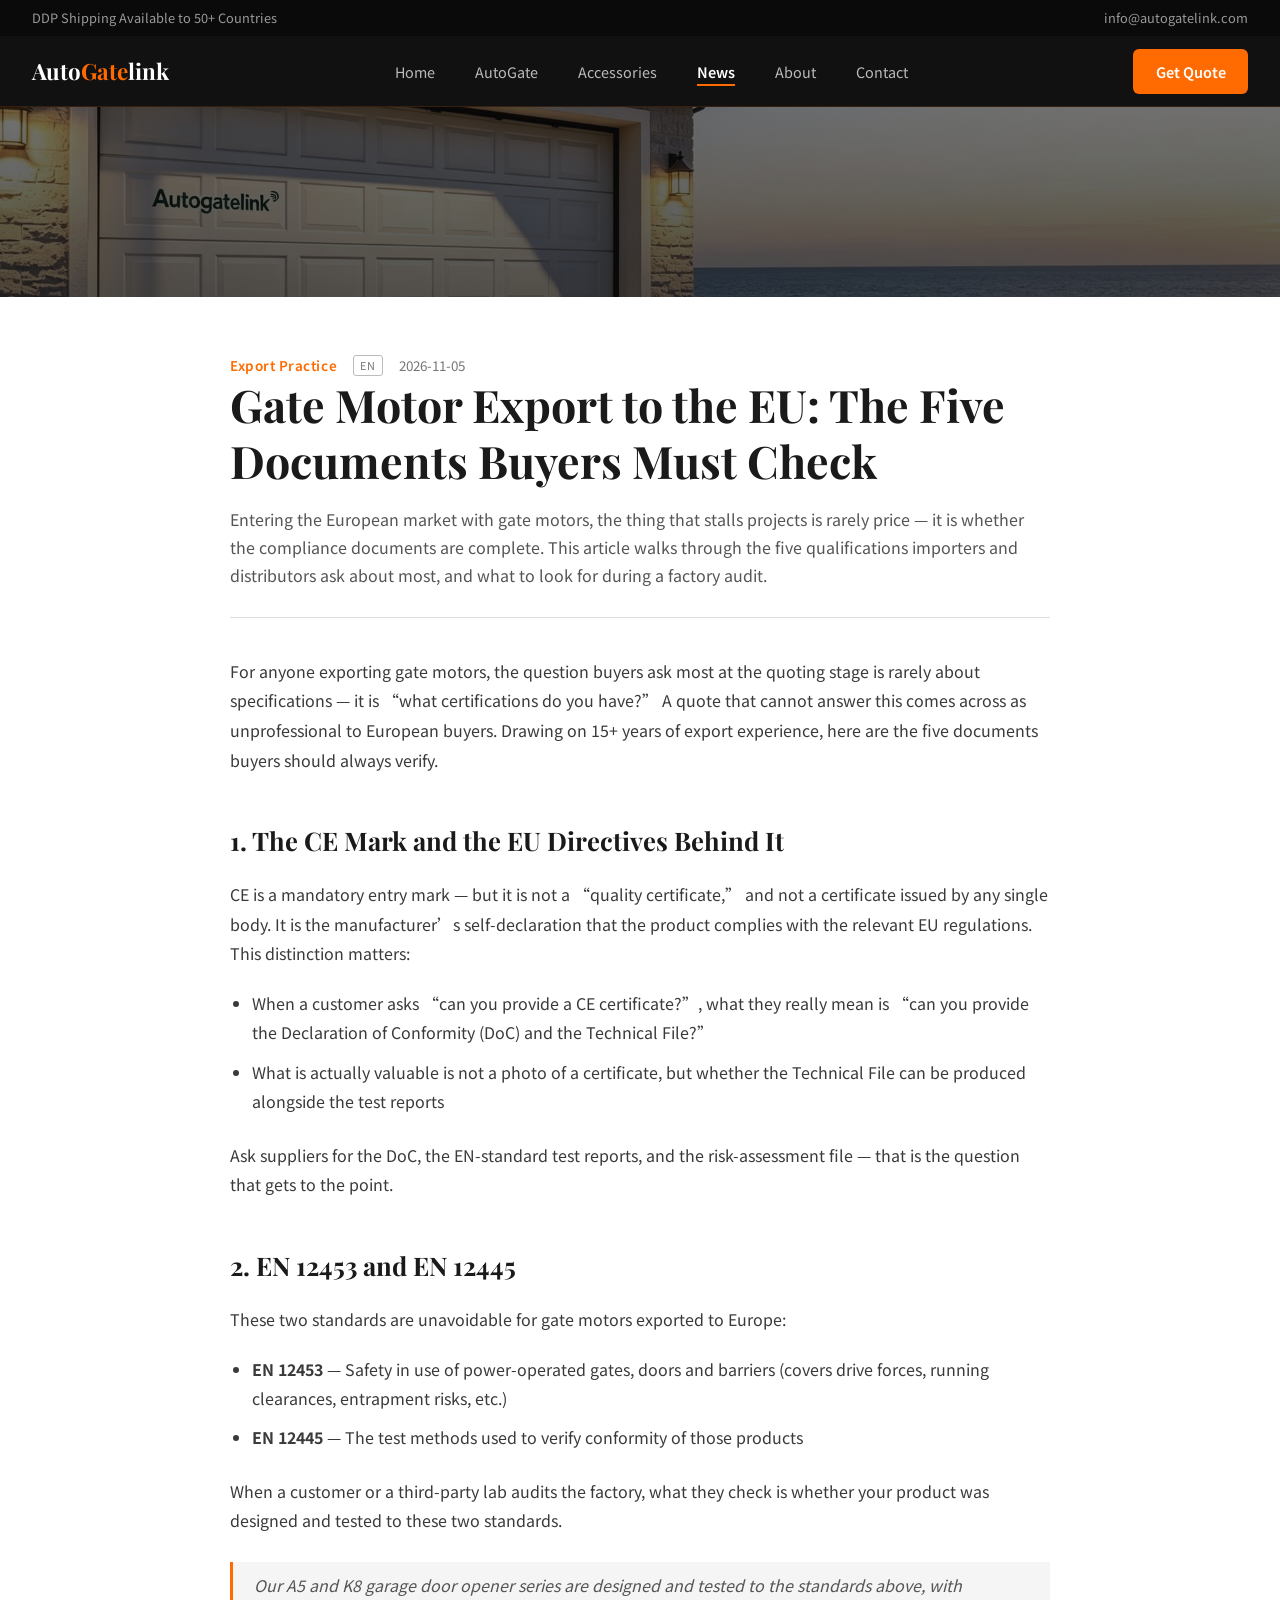
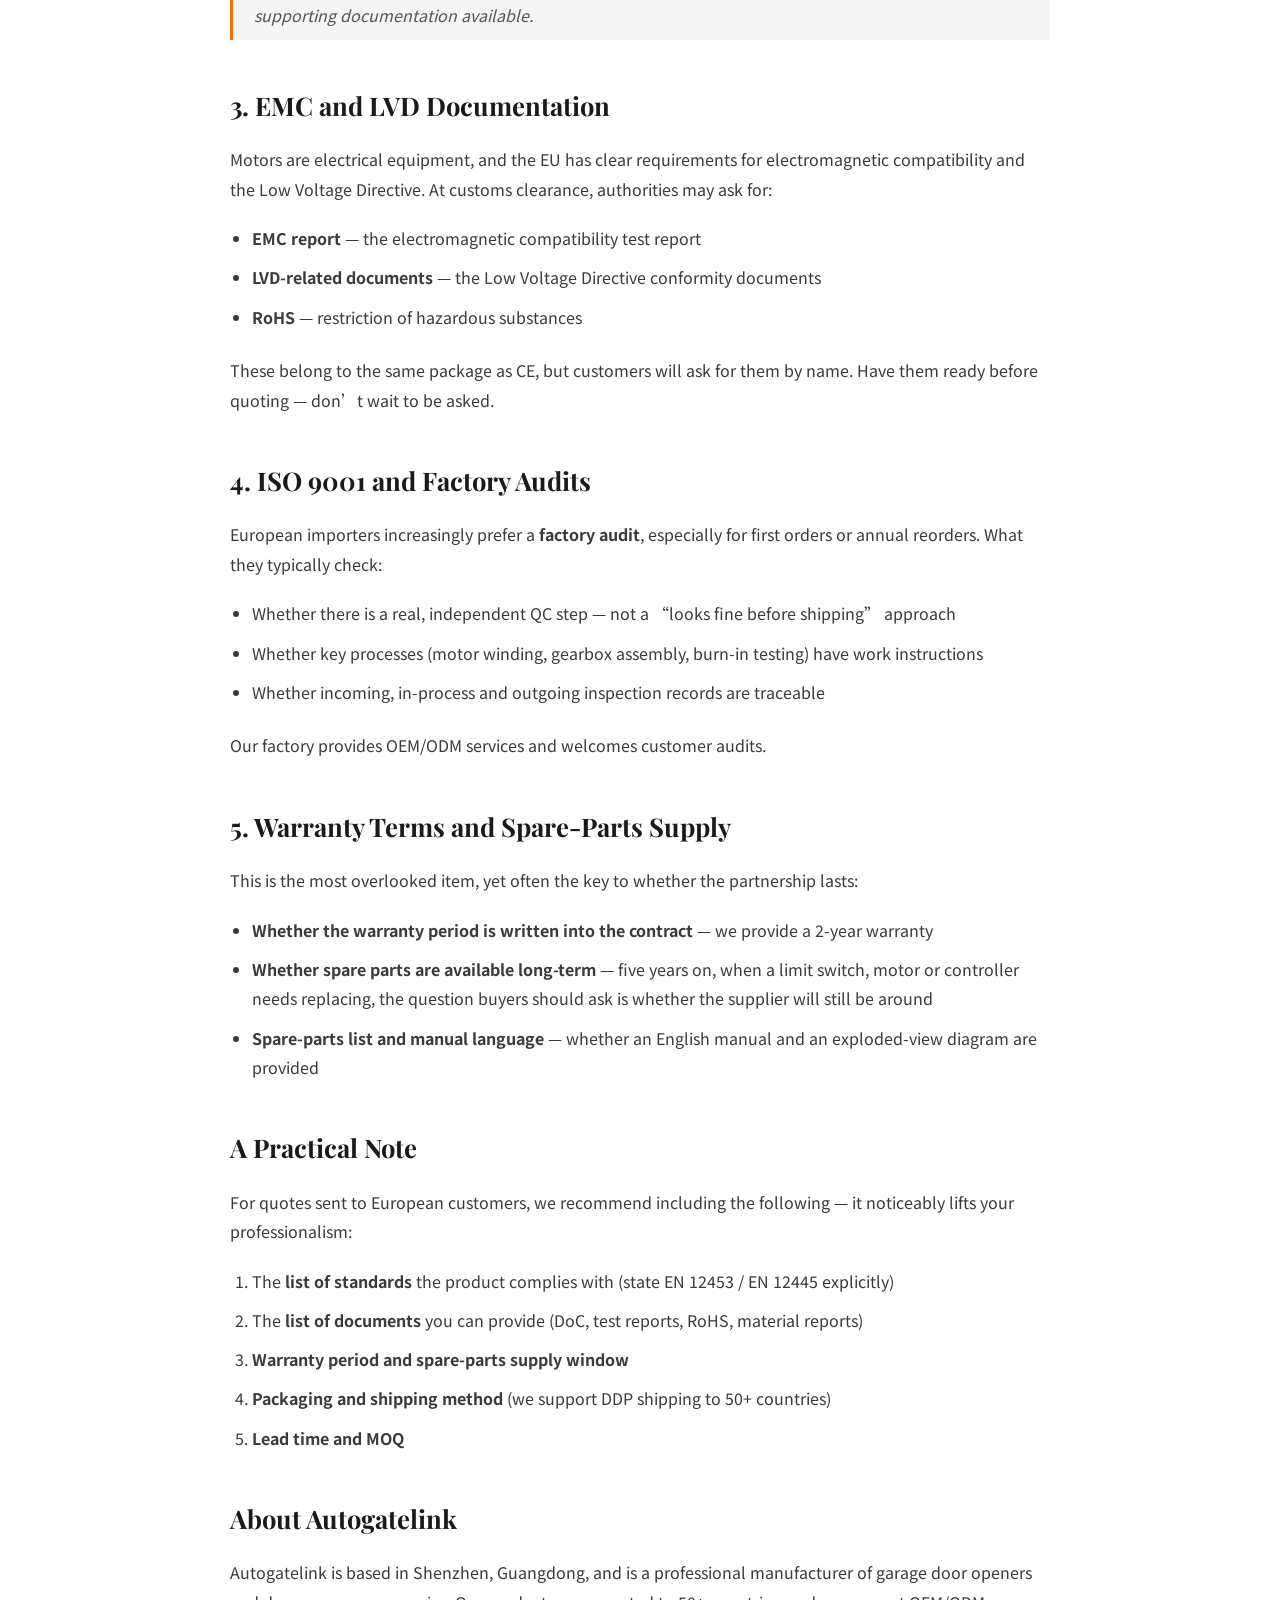
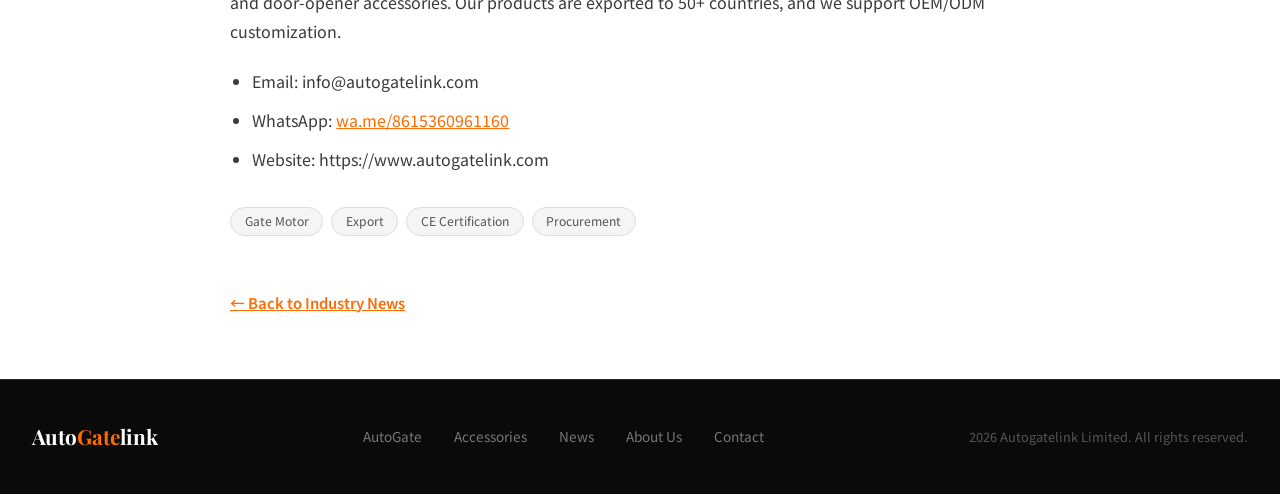
<file: news/gate-motor-eu-compliance.html>
﻿<!DOCTYPE html>
<html lang="en">
<head>
    <meta charset="UTF-8">
    <meta name="viewport" content="width=device-width, initial-scale=1.0">
    <title>Gate Motor Export to the EU: The Five Documents Buyers Must Check</title>
    <meta name="description" content="Entering the European market with gate motors, the thing that stalls projects is rarely price — it is whether the compliance documents are complete. This article walks through the five qualifications importers and distributors ask about most, and what to look for during a factory audit.">
    <meta name="keywords" content="industry news, garage door opener news, garage door accessories news, garage door opener technology, gate motor supplier, garage door opener manufacturer, export compliance, industry insights">
    <meta name="robots" content="index, follow">
    <meta name="author" content="Autogatelink Limited">
    <link rel="canonical" href="https://www.autogatelink.com/news/gate-motor-eu-compliance.html">
    <meta property="og:type" content="article">
    <meta property="og:site_name" content="Autogatelink Limited">
    <meta property="og:title" content="Gate Motor Export to the EU: The Five Documents Buyers Must Check">
    <meta property="og:description" content="Entering the European market with gate motors, the thing that stalls projects is rarely price — it is whether the compliance documents are complete. This article walks through the five qualifications importers and distributors ask about most, and what to look for during a factory audit.">
    <meta property="og:url" content="https://www.autogatelink.com/news/gate-motor-eu-compliance.html">
    <meta property="og:locale" content="en_US">
    <meta name="twitter:card" content="summary_large_image">
    <meta name="twitter:title" content="Gate Motor Export to the EU: The Five Documents Buyers Must Check">
    <meta property="twitter:description" content="Entering the European market with gate motors, the thing that stalls projects is rarely price — it is whether the compliance documents are complete. This article walks through the five qualifications importers and distributors ask about most, and what to look for during a factory audit."><script type="application/ld+json">{"@context": "https://schema.org", "@type": "Article", "headline": "Gate Motor Export to the EU: The Five Documents Buyers Must Check", "description": "Entering the European market with gate motors, the thing that stalls projects is rarely price — it is whether the compliance documents are complete. This article walks through the five qualifications importers and distributors ask about most, and what to look for during a factory audit.", "datePublished": "2026-11-05", "author": {"@type": "Organization", "name": "Autogatelink Limited"}, "publisher": {"@type": "Organization", "name": "Autogatelink Limited"}, "mainEntityOfPage": {"@type": "WebPage", "@id": "https://www.autogatelink.com/news/gate-motor-eu-compliance.html"}, "inLanguage": "en"}</script>
    <link rel="preconnect" href="https://fonts.googleapis.com">
    <link rel="preconnect" href="https://fonts.gstatic.com" crossorigin>
    <link href="https://fonts.googleapis.com/css2?family=Noto+Sans+SC:wght@300;400;500;600;700&family=Playfair+Display:wght@600;700&display=swap" rel="stylesheet">
    <style>
        :root {
            --primary: #FF6B00;
            --primary-dark: #E55A00;
            --dark: #0A0A0A;
            --gray-900: #1A1A1A;
            --gray-800: #2A2A2A;
            --gray-700: #3A3A3A;
            --gray-600: #555;
            --gray-500: #777;
            --gray-400: #999;
            --gray-300: #BBB;
            --gray-200: #DDD;
            --white: #FFFFFF;
            --bg-light: #F5F5F5;
        }
        * { margin: 0; padding: 0; box-sizing: border-box; }
        html { scroll-behavior: smooth; }
        body {
            font-family: 'Noto Sans SC', sans-serif;
            background: var(--white);
            color: var(--gray-900);
            line-height: 1.6;
            overflow-x: hidden;
        }

        /* Top Bar */
        .topbar { background: var(--dark); color: var(--gray-400); padding: 0.5rem 0; font-size: 0.8rem; }
        .topbar-inner { max-width: 1280px; margin: 0 auto; padding: 0 2rem; display: flex; justify-content: space-between; align-items: center; }
        .topbar a { color: var(--gray-400); text-decoration: none; transition: color 0.3s; }
        .topbar a:hover { color: var(--primary); }

        /* Navigation */
        nav { position: sticky; top: 0; z-index: 1000; background: rgba(10,10,10,0.97); backdrop-filter: blur(20px); border-bottom: 1px solid rgba(255,107,0,0.15); }
        .nav-inner { max-width: 1280px; margin: 0 auto; padding: 0 2rem; display: flex; justify-content: space-between; align-items: center; height: 70px; }
        .logo { font-family: 'Playfair Display', serif; font-size: 1.4rem; font-weight: 700; color: var(--white); text-decoration: none; }
        .logo span { color: var(--primary); }
        .nav-links { display: flex; gap: 2.5rem; list-style: none; }
        .nav-links a { color: var(--gray-300); text-decoration: none; font-size: 0.9rem; transition: color 0.3s; position: relative; }
        .nav-links a::after { content: ''; position: absolute; bottom: -4px; left: 0; width: 0; height: 2px; background: var(--primary); transition: width 0.3s; }
        .nav-links a:hover { color: var(--white); }
        .nav-links a:hover::after { width: 100%; }
        /* Products Dropdown */
        .nav-item-dropdown { position: relative; }
        .dropdown-menu { 
            position: absolute; top: 100%; left: 50%; transform: translateX(-50%) translateY(10px);
            background: rgba(10,10,10,0.98); backdrop-filter: blur(20px);
            border: 1px solid rgba(255,107,0,0.2); border-radius: 12px;
            padding: 0.75rem 0; min-width: 260px;
            opacity: 0; visibility: hidden; transition: all 0.25s ease;
            box-shadow: 0 20px 60px rgba(0,0,0,0.4);
        }
        .nav-item-dropdown:hover .dropdown-menu { opacity: 1; visibility: visible; transform: translateX(-50%) translateY(0); }
        .dropdown-menu a { display: block; padding: 0.75rem 1.5rem; color: var(--gray-300); text-decoration: none; font-size: 0.85rem; transition: all 0.2s; }
        .dropdown-menu a:hover { background: rgba(255,107,0,0.1); color: var(--primary); }
        .dropdown-menu a strong { color: var(--white); }
        .dropdown-divider { height: 1px; background: rgba(255,255,255,0.08); margin: 0.5rem 0; }

        .nav-cta { background: var(--primary); color: var(--white); padding: 0.6rem 1.5rem; border-radius: 4px; text-decoration: none; font-size: 0.85rem; font-weight: 600; transition: all 0.3s; }
        .nav-cta:hover { background: var(--primary-dark); transform: translateY(-2px); box-shadow: 0 8px 25px rgba(255,107,0,0.35); }

        /* Hero */
        .hero { min-height: 92vh; background: var(--dark); position: relative; display: flex; align-items: center; overflow: hidden; }
        .hero::after { content: ''; position: absolute; bottom: -1px; left: 0; right: 0; height: 120px; background: linear-gradient(to top, var(--white), transparent); }
        .hero-grid-bg { position: absolute; inset: 0; background-image: linear-gradient(rgba(255,107,0,0.06) 1px, transparent 1px), linear-gradient(90deg, rgba(255,107,0,0.06) 1px, transparent 1px); background-size: 60px 60px; }
        .hero-glow { position: absolute; top: 20%; right: 10%; width: 500px; height: 500px; background: radial-gradient(circle, rgba(255,107,0,0.15) 0%, transparent 70%); pointer-events: none; }
        .hero-inner { max-width: 1280px; margin: 0 auto; padding: 0 2rem; position: relative; z-index: 10; display: grid; grid-template-columns: 1fr 1fr; gap: 4rem; align-items: center; }
        .hero-badge { display: inline-flex; align-items: center; gap: 0.5rem; background: rgba(255,107,0,0.12); border: 1px solid rgba(255,107,0,0.3); color: var(--primary); padding: 0.4rem 1rem; border-radius: 50px; font-size: 0.78rem; font-weight: 600; letter-spacing: 0.08em; margin-bottom: 1.5rem; width: fit-content; }
        .hero h1 { font-family: 'Playfair Display', serif; font-size: clamp(2.8rem, 5vw, 4.2rem); color: var(--white); line-height: 1.15; margin-bottom: 1.5rem; }
        .hero h1 em { font-style: normal; color: var(--primary); }
        .hero-desc { font-size: 1.05rem; color: var(--gray-400); max-width: 520px; margin-bottom: 2.5rem; line-height: 1.8; }
        .hero-btns { display: flex; gap: 1rem; flex-wrap: wrap; }
        .btn-primary { background: var(--primary); color: var(--white); padding: 0.9rem 2rem; border-radius: 4px; text-decoration: none; font-weight: 600; font-size: 0.95rem; display: inline-flex; align-items: center; gap: 0.5rem; transition: all 0.3s; }
        .btn-primary:hover { background: var(--primary-dark); transform: translateY(-3px); box-shadow: 0 12px 35px rgba(255,107,0,0.4); }
        .btn-outline { background: transparent; color: var(--white); padding: 0.9rem 2rem; border-radius: 4px; text-decoration: none; font-weight: 500; font-size: 0.95rem; border: 1px solid rgba(255,255,255,0.25); transition: all 0.3s; }
        .btn-outline:hover { border-color: var(--primary); color: var(--primary); }
        .hero-product-card { background: var(--gray-900); border-radius: 16px; padding: 2rem; border: 1px solid rgba(255,107,0,0.2); position: relative; }
        .product-img-placeholder { width: 100%; height: 320px; background: linear-gradient(135deg, var(--gray-800) 0%, var(--gray-900) 100%); border-radius: 12px; display: flex; align-items: center; justify-content: center; flex-direction: column; gap: 0.5rem; border: 2px dashed rgba(255,107,0,0.25); }
        .product-img-placeholder .icon { font-size: 3rem; }
        .product-img-placeholder .text { font-size: 0.85rem; color: var(--gray-500); }
        .hero-model-tag { position: absolute; top: 1rem; right: 1rem; background: var(--primary); color: white; padding: 0.3rem 0.8rem; border-radius: 50px; font-size: 0.75rem; font-weight: 700; }
        .hero-specs-row { display: grid; grid-template-columns: repeat(4, 1fr); gap: 0.75rem; margin-top: 1.25rem; }
        .hero-spec { background: var(--gray-800); border-radius: 8px; padding: 0.75rem 0.5rem; text-align: center; }
        .hero-spec .val { font-size: 1.2rem; font-weight: 700; color: var(--primary); }
        .hero-spec .label { font-size: 0.65rem; color: var(--gray-500); text-transform: uppercase; letter-spacing: 0.05em; margin-top: 2px; }

        /* Section Commons */
        .section { padding: 5rem 2rem; }
        .section-dark { background: var(--dark); color: var(--white); }
        .section-light { background: var(--bg-light); }
        .section-white { background: var(--white); }
        .section-inner { max-width: 1280px; margin: 0 auto; }
        .section-tag { display: inline-block; color: var(--primary); font-size: 0.78rem; font-weight: 700; letter-spacing: 0.12em; text-transform: uppercase; margin-bottom: 0.75rem; }
        .section-title { font-family: 'Playfair Display', serif; font-size: clamp(2rem, 3.5vw, 2.8rem); margin-bottom: 1rem; }
        .section-title em { font-style: normal; color: var(--primary); }
        .section-subtitle { color: var(--gray-500); font-size: 1.05rem; max-width: 600px; }
        .section-header { margin-bottom: 3.5rem; }
        .section-header.center { text-align: center; }
        .section-header.center .section-subtitle { margin: 0 auto; }

        /* Products Grid - 2 Column Layout */
        .products-grid { display: grid; grid-template-columns: repeat(2, 1fr); gap: 3rem; max-width: 1100px; margin: 0 auto; }
        .product-card { background: var(--white); border-radius: 20px; overflow: hidden; border: 1px solid var(--gray-200); transition: all 0.4s cubic-bezier(0.4, 0, 0.2, 1); position: relative; box-shadow: 0 4px 20px rgba(0,0,0,0.04); }
        .product-card:hover { transform: translateY(-10px); box-shadow: 0 25px 70px rgba(0,0,0,0.12); border-color: var(--primary); }
        .product-card-img { height: 220px; background: linear-gradient(135deg, #fafafa 0%, #f0f0f0 100%); display: flex; align-items: center; justify-content: center; font-size: 3rem; border-bottom: 1px solid var(--gray-200); position: relative; overflow: hidden; }
        .product-card-img::after { content: ''; position: absolute; inset: 0; background: linear-gradient(to top, rgba(0,0,0,0.02) 0%, transparent 30%); }
        .product-card-badge { position: absolute; top: 1.5rem; left: 1.5rem; background: var(--primary); color: white; padding: 0.4rem 1.1rem; border-radius: 50px; font-size: 0.78rem; font-weight: 700; letter-spacing: 0.04em; text-transform: uppercase; }
        .product-card-body { padding: 2rem 2rem 2.25rem; }
        .product-card h3 { font-size: 1.5rem; font-weight: 700; margin-bottom: 0.85rem; color: var(--dark); }
        .product-card p { color: var(--gray-500); font-size: 0.98rem; margin-bottom: 1.35rem; line-height: 1.75; }
        .product-card-specs { display: flex; flex-wrap: wrap; gap: 0.65rem; margin-bottom: 1.6rem; }
        .spec-chip { background: var(--bg-light); color: var(--gray-600); padding: 0.4rem 0.9rem; border-radius: 8px; font-size: 0.8rem; font-weight: 500; border: 1px solid rgba(0,0,0,0.06); transition: all 0.2s; }
        .product-card:hover .spec-chip { background: rgba(255,107,0,0.08); border-color: rgba(255,107,0,0.15); color: var(--primary-dark); }
        .product-link { display: inline-flex; align-items: center; gap: 0.4rem; color: var(--primary); text-decoration: none; font-size: 0.88rem; font-weight: 600; transition: gap 0.3s; }
        .product-link:hover { gap: 0.8rem; }

        /* Features */
        .features-grid { display: grid; grid-template-columns: repeat(4, 1fr); gap: 1.5rem; }
        .feature-card { background: var(--gray-900); border-radius: 16px; padding: 2rem 1.5rem; border: 1px solid var(--gray-800); transition: all 0.3s; position: relative; overflow: hidden; }
        .feature-card::before { content: ''; position: absolute; top: 0; left: 0; right: 0; height: 3px; background: var(--primary); transform: scaleX(0); transition: transform 0.3s; }
        .feature-card:hover::before { transform: scaleX(1); }
        .feature-card:hover { border-color: rgba(255,107,0,0.3); background: var(--gray-800); }
        .feature-icon { width: 56px; height: 56px; background: rgba(255,107,0,0.1); border-radius: 12px; display: flex; align-items: center; justify-content: center; font-size: 1.5rem; margin-bottom: 1.25rem; }
        .feature-card h3 { font-size: 1rem; font-weight: 700; margin-bottom: 0.5rem; color: var(--white); }
        .feature-card p { color: var(--gray-500); font-size: 0.85rem; line-height: 1.7; }

        /* Stats Bar */
        .stats-bar { background: var(--primary); padding: 3rem 2rem; }
        .stats-inner { max-width: 1280px; margin: 0 auto; display: grid; grid-template-columns: repeat(4, 1fr); gap: 2rem; text-align: center; }
        .stat-item .num { font-family: 'Playfair Display', serif; font-size: 2.8rem; font-weight: 700; color: var(--white); }
        .stat-item .num span { color: rgba(255,255,255,0.7); }
        .stat-item .txt { font-size: 0.85rem; color: rgba(255,255,255,0.75); margin-top: 0.25rem; text-transform: uppercase; letter-spacing: 0.08em; }

        /* About */
        .about-grid { display: grid; grid-template-columns: 1fr 1fr; gap: 4rem; align-items: center; }
        .about-img { height: 400px; background: linear-gradient(135deg, var(--gray-800) 0%, var(--gray-900) 100%); border-radius: 16px; display: flex; align-items: center; justify-content: center; font-size: 4rem; border: 1px solid var(--gray-700); flex-direction: column; gap: 0.5rem; }
        .about-img span { font-size: 1rem; color: var(--gray-500); }
        .about-text h2 { font-family: 'Playfair Display', serif; font-size: 2.2rem; margin-bottom: 1.25rem; }
        .about-text p { color: var(--gray-500); font-size: 0.95rem; margin-bottom: 1rem; line-height: 1.9; }
        .about-highlights { display: grid; grid-template-columns: 1fr 1fr; gap: 1rem; margin-top: 2rem; }
        .about-highlight { display: flex; align-items: center; gap: 0.75rem; }
        .about-highlight .icon { font-size: 1.3rem; }
        .about-highlight span { font-size: 0.9rem; font-weight: 500; color: var(--gray-700); }

        /* CTA */
        .cta-section { background: linear-gradient(135deg, var(--dark) 0%, #1a0a00 100%); padding: 5rem 2rem; text-align: center; position: relative; overflow: hidden; }
        .cta-section::before { content: ''; position: absolute; inset: 0; background: radial-gradient(ellipse at center, rgba(255,107,0,0.15) 0%, transparent 70%); }
        .cta-inner { position: relative; z-index: 10; max-width: 700px; margin: 0 auto; }
        .cta-section h2 { font-family: 'Playfair Display', serif; font-size: 2.5rem; color: var(--white); margin-bottom: 1rem; }
        .cta-section h2 em { color: var(--primary); font-style: normal; }
        .cta-section p { color: var(--gray-400); font-size: 1.05rem; margin-bottom: 2.5rem; }
        .cta-buttons { display: flex; gap: 1rem; justify-content: center; flex-wrap: wrap; }
        .btn-white { background: var(--white); color: var(--dark); padding: 0.9rem 2.5rem; border-radius: 4px; text-decoration: none; font-weight: 700; font-size: 0.95rem; transition: all 0.3s; }
        .btn-white:hover { background: var(--gray-200); transform: translateY(-3px); }

        /* Contact Strip */
        .contact-strip { background: var(--gray-900); padding: 3.5rem 2rem; border-top: 1px solid var(--gray-800); }
        .contact-grid { max-width: 1280px; margin: 0 auto; display: grid; grid-template-columns: repeat(4, 1fr); gap: 2rem; }
        .contact-item { display: flex; gap: 1rem; align-items: flex-start; }
        .contact-icon { width: 48px; height: 48px; min-width: 48px; background: var(--gray-800); border-radius: 10px; display: flex; align-items: center; justify-content: center; font-size: 1.2rem; border: 1px solid var(--gray-700); }
        .contact-item h4 { font-size: 0.85rem; margin-bottom: 0.2rem; }
        .contact-item p { color: var(--gray-500); font-size: 0.85rem; }
        .contact-item a { color: var(--gray-400); text-decoration: none; transition: color 0.3s; }
        .contact-item a:hover { color: var(--primary); }

        /* Footer */
        footer { background: var(--dark); padding: 2.5rem 2rem; border-top: 1px solid var(--gray-800); }
        .footer-inner { max-width: 1280px; margin: 0 auto; display: flex; justify-content: space-between; align-items: center; }
        .footer-logo { font-family: 'Playfair Display', serif; font-size: 1.3rem; font-weight: 700; color: var(--white); }
        .footer-logo span { color: var(--primary); }
        .footer-links { display: flex; gap: 2rem; }
        .footer-links a { color: var(--gray-500); text-decoration: none; font-size: 0.85rem; transition: color 0.3s; }
        .footer-links a:hover { color: var(--white); }
        .footer-copy { color: var(--gray-600); font-size: 0.8rem; }

        /* WhatsApp Float */
        .whatsapp-float { position: fixed; bottom: 2rem; right: 2rem; width: 58px; height: 58px; background: #25D366; border-radius: 50%; display: flex; align-items: center; justify-content: center; color: white; font-size: 1.6rem; text-decoration: none; box-shadow: 0 6px 25px rgba(37,211,102,0.45); z-index: 999; transition: all 0.3s; }
        .whatsapp-float:hover { transform: scale(1.12); box-shadow: 0 10px 35px rgba(37,211,102,0.55); }

        /* Responsive */
        @media (max-width: 1024px) {
            .hero-inner { grid-template-columns: 1fr; }
            .hero-content { order: 1; }
            .hero-visual { order: 2; }
            .hero-desc { margin: 0 auto 2.5rem; }
            .hero-btns { justify-content: center; }
            .products-grid { grid-template-columns: 1fr; max-width: 500px; gap: 2rem; }
            .product-card-img { height: 260px; }
            .features-grid { grid-template-columns: repeat(2, 1fr); }
            .stats-inner { grid-template-columns: repeat(2, 1fr); }
            .about-grid { grid-template-columns: 1fr; }
            .contact-grid { grid-template-columns: repeat(2, 1fr); }
        }
        @media (max-width: 768px) {
            .nav-links { display: none; }
            .products-grid { grid-template-columns: 1fr; }
            .product-card-img { height: 220px; }
            .product-card-body { padding: 1.5rem; }
            .features-grid { grid-template-columns: 1fr; }
            .stats-inner { grid-template-columns: 1fr 1fr; }
            .contact-grid { grid-template-columns: 1fr; }
            .footer-inner { flex-direction: column; gap: 1.5rem; text-align: center; }
            .about-highlights { grid-template-columns: 1fr; }
        }
    
        /* ===== Sticky footer: keep footer at bottom on short pages ===== */
        body { display: flex; flex-direction: column; min-height: 100vh; }
        body > section, body > nav, body > .topbar { flex-shrink: 0; }
        body > footer { margin-top: auto; }

        /* ===== News pages ===== */
        /* Layout convention: .section provides horizontal padding; inner max-width:1280px centered */
        .container { max-width: 1280px; margin: 0 auto; padding: 0 2rem; }
        body { display: flex; flex-direction: column; min-height: 100vh; }
        body > section, body > nav, body > .topbar { flex-shrink: 0; }
        body > footer { margin-top: auto; }
        .page-hero { background: linear-gradient(135deg, #0A0A0A 0%, #1A1A1A 100%); padding: 5rem 0 4rem; position: relative; overflow: hidden; }
        .page-hero::after { content: ''; position: absolute; inset: 0; background: radial-gradient(circle at 85% 30%, rgba(255,107,0,.14), transparent 55%); pointer-events: none; }
        .page-hero .container { position: relative; z-index: 1; }
        .page-hero .label { color: var(--primary); font-size: .78rem; letter-spacing: .18em; text-transform: uppercase; margin-bottom: .9rem; }
        .page-hero h1 { font-family: 'Playfair Display', serif; font-size: clamp(2.1rem, 4.5vw, 3.4rem); color: #fff; line-height: 1.15; margin-bottom: 1rem; }
        .page-hero .page-hero-desc { color: rgba(255,255,255,.72); font-size: 1.03rem; max-width: 720px; line-height: 1.75; }
        .page-hero .hero-btns { margin-top: 1.8rem; display: flex; gap: 1rem; flex-wrap: wrap; }

        .news-toolbar { display: flex; gap: .6rem; flex-wrap: wrap; align-items: center; margin-bottom: 2.4rem; }
        .news-filter { border: 1px solid var(--gray-300); background: #fff; color: var(--gray-700); padding: .5rem 1.15rem; border-radius: 999px; font-size: .85rem; cursor: pointer; font-family: inherit; transition: all .2s; }
        .news-filter:hover { border-color: var(--primary); color: var(--primary); }
        .news-filter.active { background: var(--primary); border-color: var(--primary); color: #fff; }
        .news-filter .cnt { opacity: .6; margin-left: .35rem; font-size: .78rem; }

        .news-list { display: grid; grid-template-columns: repeat(auto-fill, minmax(320px, 1fr)); gap: 2rem; }
        .news-card { background: #fff; border: 1px solid var(--gray-200); border-radius: 4px; overflow: hidden; display: flex; flex-direction: column; transition: all .3s; }
        .news-card:hover { transform: translateY(-4px); box-shadow: 0 14px 38px rgba(0,0,0,.10); border-color: var(--primary); }
        .news-card-img { width: 100%; aspect-ratio: 16 / 9; object-fit: cover; background: var(--bg-light); display: block; }
        .news-card-body { padding: 1.5rem 1.6rem 1.7rem; display: flex; flex-direction: column; flex: 1; }
        .news-card-meta { display: flex; align-items: center; gap: .7rem; margin-bottom: .85rem; font-size: .76rem; color: var(--gray-500); }
        .news-cat { color: var(--primary); font-weight: 600; letter-spacing: .04em; }
        .news-lang { border: 1px solid var(--gray-300); border-radius: 3px; padding: .05rem .4rem; font-size: .68rem; letter-spacing: .06em; color: var(--gray-500); }
        .news-card h3 { font-size: 1.16rem; line-height: 1.42; margin-bottom: .7rem; font-weight: 600; }
        .news-card h3 a { color: var(--gray-900); text-decoration: none; transition: color .2s; }
        .news-card h3 a:hover { color: var(--primary); }
        .news-card p { font-size: .9rem; line-height: 1.72; color: var(--gray-600); margin-bottom: 1.15rem; }
        .news-more { margin-top: auto; color: var(--primary); font-size: .85rem; font-weight: 600; }
        .news-more::after { content: ' \2192'; }

        .news-article { padding: 3.6rem 0 4rem; }
        .news-article-inner { max-width: 820px; margin: 0 auto; }
        .news-article-head { border-bottom: 1px solid var(--gray-200); padding-bottom: 1.8rem; margin-bottom: 2.4rem; }
        .news-article-head h1 { font-family: 'Playfair Display', serif; font-size: clamp(1.9rem, 3.6vw, 2.8rem); line-height: 1.25; margin-bottom: 1rem; color: var(--gray-900); }
        .news-article-meta { display: flex; gap: 1rem; flex-wrap: wrap; align-items: center; font-size: .84rem; color: var(--gray-500); }
        .news-body { max-width: 820px; margin: 0 auto; font-size: 1rem; line-height: 1.85; color: var(--gray-700); }
        .news-body h2 { font-family: 'Playfair Display', serif; font-size: 1.6rem; color: var(--gray-900); margin: 2.6rem 0 1rem; }
        .news-body h3 { font-size: 1.2rem; color: var(--gray-900); margin: 2rem 0 .8rem; }
        .news-body p { margin-bottom: 1.25rem; }
        .news-body ul, .news-body ol { margin: 0 0 1.5rem 1.4rem; }
        .news-body li { margin-bottom: .6rem; }
        .news-body a { color: var(--primary); text-decoration: underline; }
        .news-body img { max-width: 100%; height: auto; border-radius: 4px; margin: 1.5rem 0; }
        .news-body blockquote { border-left: 3px solid var(--primary); padding: .6rem 0 .6rem 1.3rem; margin: 1.6rem 0; color: var(--gray-600); font-style: italic; background: var(--bg-light); padding-right: 1.2rem; }
        .news-body code { background: var(--bg-light); padding: .1rem .4rem; border-radius: 3px; font-size: .9em; }
        .news-body pre { background: var(--gray-900); color: #eee; padding: 1.2rem 1.4rem; border-radius: 4px; overflow-x: auto; margin: 1.5rem 0; }
        .news-body pre code { background: none; color: inherit; }
        .news-body hr { border: 0; border-top: 1px solid var(--gray-200); margin: 2.4rem 0; }
        .table-wrap { overflow-x: auto; margin: 1.8rem 0; }
        .news-body table { width: 100%; border-collapse: collapse; font-size: .9rem; }
        .news-body th { background: var(--gray-900); color: #fff; padding: .7rem .9rem; text-align: left; font-weight: 600; }
        .news-body td { padding: .65rem .9rem; border-bottom: 1px solid var(--gray-200); }
        .news-body tbody tr:nth-child(even) { background: var(--bg-light); }

        .news-tags { display: flex; gap: .5rem; flex-wrap: wrap; margin: 2rem 0; }
        .news-tag { font-size: .76rem; background: var(--bg-light); border: 1px solid var(--gray-200); border-radius: 999px; padding: .25rem .85rem; color: var(--gray-600); }
        .news-back { display: inline-block; margin-top: 1.4rem; color: var(--primary); font-weight: 600; font-size: .92rem; }
        .news-empty { text-align: center; padding: 4rem 1rem; color: var(--gray-500); border: 1px dashed var(--gray-300); border-radius: 4px; }

        @media (max-width: 768px) {
            .news-list { grid-template-columns: 1fr; }
            .page-hero { padding: 3.4rem 0 3rem; }
        }

    </style>
<!-- site.css -->
    <link rel="stylesheet" href="../css/site.css">
</head>
<body>
<div class="topbar">
        <div class="topbar-inner">
            <span>DDP Shipping Available to 50+ Countries</span>
            <div class="topbar-links">
                <a href="mailto:info@autogatelink.com">info@autogatelink.com</a>
                
            </div>
        </div>
    </div>

    <!-- Navigation -->
    <nav>
    <div class="nav-inner">
        <a href="../index.html" class="logo">Auto<span>Gate</span>link</a>
        <ul class="nav-links">
            <li><a href="../index.html">Home</a></li>
            <li class="nav-item-dropdown">
                <a href="../products.html">AutoGate</a>
                <div class="dropdown-menu">
                    <a href="../products.html#a5"><strong>A5</strong><br><span style="font-size:0.75rem;opacity:0.7">STD Garage Door Opener</span></a>
                    <a href="../products.html#k8"><strong>K8</strong><br><span style="font-size:0.75rem;opacity:0.7">Plus Pro Garage Door Opener</span></a>
                    <div class="dropdown-divider"></div>
                    <a href="../contact.html">Request Custom Quote</a>
                </div>
            </li>
            <li class="nav-item-dropdown">
                <a href="../accessories.html">Accessories</a>
                <div class="dropdown-menu">
                    <a href="../accessories.html#gear-41c4220a"><strong>41C4220A Gear</strong><br><span style="font-size:0.75rem;opacity:0.7">Gear &amp; Sprocket Kit</span></a>
                    <a href="../accessories.html#rc-2630aio"><strong>2630AIO</strong><br><span style="font-size:0.75rem;opacity:0.7">Universal Multi-Frequency Remote</span></a>
                    <a href="../accessories.html#hw-2701dg"><strong>2701DG</strong><br><span style="font-size:0.75rem;opacity:0.7">Decorative Hinge &amp; Handle Kit</span></a>
                    <a href="../accessories.html#rx-9102"><strong>9102</strong><br><span style="font-size:0.75rem;opacity:0.7">Universal 2-CH Receiver</span></a>
                    <a href="../accessories.html#wifi-9103"><strong>9103</strong><br><span style="font-size:0.75rem;opacity:0.7">Wi-Fi Garage Door Opener</span></a>
                    <div class="dropdown-divider"></div>
                    <a href="../contact.html">Request Custom Quote</a>
                </div>
            </li>
            <li><a href="../news.html" class="active">News</a></li>
            <li><a href="../about.html">About</a></li>
            <li><a href="../contact.html">Contact</a></li>
        </ul>
        <a href="../contact.html" class="nav-quote">Get Quote</a>
        <button class="nav-toggle" aria-label="Toggle navigation">
            <span></span><span></span><span></span>
        </button>
    </div>
</nav>
<div class="photo-band" aria-hidden="true"></div>

    <section class="news-article">
        <div class="container">
            <div class="news-article-inner">
                        <div class="news-article-head">
                <div class="news-article-meta">
                    <span class="news-cat">Export Practice</span>
                    <span class="news-lang">EN</span>
                    <span>2026-11-05</span>
                </div>
                <h1>Gate Motor Export to the EU: The Five Documents Buyers Must Check</h1>
                <p style="color:var(--gray-600);font-size:1rem;line-height:1.75;">Entering the European market with gate motors, the thing that stalls projects is rarely price — it is whether the compliance documents are complete. This article walks through the five qualifications importers and distributors ask about most, and what to look for during a factory audit.</p>
            </div>
                        <div class="news-body">
<p>For anyone exporting gate motors, the question buyers ask most at the quoting stage is rarely about specifications — it is “what certifications do you have?” A quote that cannot answer this comes across as unprofessional to European buyers. Drawing on 15+ years of export experience, here are the five documents buyers should always verify.</p>
<p></p>
<h2>1. The CE Mark and the EU Directives Behind It</h2>
<p>CE is a mandatory entry mark — but it is not a “quality certificate,” and not a certificate issued by any single body. It is the manufacturer’s self-declaration that the product complies with the relevant EU regulations. This distinction matters:</p>
<ul>
<li>When a customer asks “can you provide a CE certificate?”, what they really mean is “can you provide the Declaration of Conformity (DoC) and the Technical File?”</li>
<li>What is actually valuable is not a photo of a certificate, but whether the Technical File can be produced alongside the test reports</li>
</ul>
<p>Ask suppliers for the DoC, the EN-standard test reports, and the risk-assessment file — that is the question that gets to the point.</p>
<h2>2. EN 12453 and EN 12445</h2>
<p>These two standards are unavoidable for gate motors exported to Europe:</p>
<ul>
<li><strong>EN 12453</strong> — Safety in use of power-operated gates, doors and barriers (covers drive forces, running clearances, entrapment risks, etc.)</li>
<li><strong>EN 12445</strong> — The test methods used to verify conformity of those products</li>
</ul>
<p>When a customer or a third-party lab audits the factory, what they check is whether your product was designed and tested to these two standards.</p>
<blockquote>Our A5 and K8 garage door opener series are designed and tested to the standards above, with supporting documentation available.</blockquote>
<h2>3. EMC and LVD Documentation</h2>
<p>Motors are electrical equipment, and the EU has clear requirements for electromagnetic compatibility and the Low Voltage Directive. At customs clearance, authorities may ask for:</p>
<ul>
<li><strong>EMC report</strong> — the electromagnetic compatibility test report</li>
<li><strong>LVD-related documents</strong> — the Low Voltage Directive conformity documents</li>
<li><strong>RoHS</strong> — restriction of hazardous substances</li>
</ul>
<p>These belong to the same package as CE, but customers will ask for them by name. Have them ready before quoting — don’t wait to be asked.</p>
<h2>4. ISO 9001 and Factory Audits</h2>
<p>European importers increasingly prefer a <strong>factory audit</strong>, especially for first orders or annual reorders. What they typically check:</p>
<ul>
<li>Whether there is a real, independent QC step — not a “looks fine before shipping” approach</li>
<li>Whether key processes (motor winding, gearbox assembly, burn-in testing) have work instructions</li>
<li>Whether incoming, in-process and outgoing inspection records are traceable</li>
</ul>
<p>Our factory provides OEM/ODM services and welcomes customer audits.</p>
<h2>5. Warranty Terms and Spare-Parts Supply</h2>
<p>This is the most overlooked item, yet often the key to whether the partnership lasts:</p>
<ul>
<li><strong>Whether the warranty period is written into the contract</strong> — we provide a 2-year warranty</li>
<li><strong>Whether spare parts are available long-term</strong> — five years on, when a limit switch, motor or controller needs replacing, the question buyers should ask is whether the supplier will still be around</li>
<li><strong>Spare-parts list and manual language</strong> — whether an English manual and an exploded-view diagram are provided</li>
</ul>
<h2>A Practical Note</h2>
<p>For quotes sent to European customers, we recommend including the following — it noticeably lifts your professionalism:</p>
<ol>
<li>The <strong>list of standards</strong> the product complies with (state EN 12453 / EN 12445 explicitly)</li>
<li>The <strong>list of documents</strong> you can provide (DoC, test reports, RoHS, material reports)</li>
<li><strong>Warranty period and spare-parts supply window</strong></li>
<li><strong>Packaging and shipping method</strong> (we support DDP shipping to 50+ countries)</li>
<li><strong>Lead time and MOQ</strong></li>
</ol>
<h2>About Autogatelink</h2>
<p>Autogatelink is based in Shenzhen, Guangdong, and is a professional manufacturer of garage door openers and door-opener accessories. Our products are exported to 50+ countries, and we support OEM/ODM customization.</p>
<ul>
<li>Email: info@autogatelink.com</li>
<li>WhatsApp: <a href="https://wa.me/8615360961160" target="_blank">wa.me/8615360961160</a></li>
<li>Website: https://www.autogatelink.com</li>
</ul>
            </div>
            <div class="news-tags"><span class="news-tag">Gate Motor</span><span class="news-tag">Export</span><span class="news-tag">CE Certification</span><span class="news-tag">Procurement</span></div>
            <a href="../news.html" class="news-back">&larr; Back to Industry News</a>
            </div>
        </div>
    </section>

<footer>
        <div class="footer-inner">
            <div class="footer-logo">Auto<span>Gate</span>link</div>
            <div class="footer-links">
                <a href="../products.html">AutoGate</a>
                <a href="../accessories.html">Accessories</a>
                <a href="../news.html">News</a>
                <a href="../about.html">About Us</a>
                <a href="../contact.html">Contact</a>
            </div>
            <div class="footer-copy">2026 Autogatelink Limited. All rights reserved.</div>
        </div>
    </footer>
<!-- site.js -->
    <script src="../js/site.js" defer></script>
</body>
</html>
</file>
<file: css/site.css>
﻿/* ============================================================
   AutoGate Link - shared overrides (site.css)
   Loaded AFTER every page's own styles so these rules win.
   Fixes:
     1. flex-column <body> clipping oversized children (products /
        accessories rows were cut off on the right)
     2. navigation "active" marker not visible / on the wrong item
     3. missing mobile hamburger menu on several pages
     4. series-nav strip being clipped
     5. homepage product carousel
   ============================================================ */

/* ---------- 1. body is a flex column: children must be able to shrink ---------- */
body > * { min-width: 0; }
/* a flex item with margin:0 auto is sized by fit-content, so an oversized
   child (700px spec table) used to push the whole page past the viewport
   and body{overflow-x:hidden} simply cut the right hand side off */
@media (max-width: 1344px) {
    body > * { max-width: 100%; }
}

/* ---------- 2. grid/flex children must be allowed to shrink ---------- */
.model-inner > *,
.model-media,
.model-content,
.model-table,
.model-note,
.products-grid > *,
.section-inner > * { min-width: 0; }

.spec-table-wrap { max-width: 100%; }
.model-table,
.model-note { box-sizing: border-box; }

/* the wide spec table must not dictate the page width on small screens */
@media (max-width: 900px) {
    .spec-table { min-width: 0; }
    .spec-table th { white-space: normal; }
    .spec-table th,
    .spec-table td { padding: .6rem .55rem; font-size: .78rem; }
}
@media (max-width: 560px) {
    .spec-table { table-layout: fixed; }
    .spec-table th,
    .spec-table td { padding: .45rem .35rem; font-size: .7rem; overflow-wrap: break-word; }
}

/* ---------- 3. hero: a flex item with margin:auto is fit-content sized ---------- */
.hero-inner { min-width: 0; }
.hero-specs-row { grid-template-columns: repeat(4, minmax(0, 1fr)); }
@media (max-width: 1024px) {
    .hero-inner { grid-template-columns: minmax(0, 1fr); }
}

/* ---------- 3b. narrow screen safety net ---------- */
.table-wrap { max-width: 100%; overflow-x: auto; }

@media (max-width: 768px) {
    .section-inner > *,
    .page-header-inner > *,
    .topbar-inner > *,
    .nav-inner > *,
    .story-grid > *,
    .story-img-grid > *,
    .factory-gallery > *,
    .cert-grid > *,
    .contact-grid > * { min-width: 0; }
    .story-content h2 { font-size: 2rem; }
}

@media (max-width: 768px) {
    .story-stats { grid-template-columns: repeat(2, minmax(0, 1fr)); }
    .features-grid,
    .certs-grid { grid-template-columns: repeat(2, minmax(0, 1fr)); }
    .story-stats > *,
    .features-grid > *,
    .certs-grid > * { min-width: 0; }
}
@media (max-width: 480px) {
    .features-grid,
    .certs-grid { grid-template-columns: minmax(0, 1fr); }
}

/* ---------- 4. Navigation ---------- */
.nav-inner { position: relative; }

.nav-links > li > a { position: relative; padding-bottom: 4px; }

.nav-links > li > a::after {
    content: '';
    position: absolute;
    left: 0;
    bottom: 0;
    height: 2px;
    width: 0;
    background: var(--primary, #FF6B00);
    transition: width .3s ease;
}

.nav-links > li > a:hover::after,
.nav-links > li > a.active::after { width: 100%; }

/* the current page marker (this is what was invisible) */
.nav-links > li > a.active {
    color: var(--white, #fff);
    font-weight: 600;
}

/* dropdown items must not inherit the top level underline */
.nav-links .dropdown-menu a::after,
.nav-links .dropdown-menu a:hover::after,
.nav-links .dropdown-menu a.active::after {
    content: none !important;
    display: none !important;
}

/* unified quote button (replaces .btn-quote / .nav-cta) */
.nav-quote {
    display: inline-block;
    background: var(--primary, #FF6B00);
    color: var(--white, #fff);
    padding: .7rem 1.4rem;
    border-radius: 6px;
    font-size: .9rem;
    font-weight: 600;
    text-decoration: none;
    white-space: nowrap;
    transition: background .25s ease;
}
.nav-quote:hover { background: var(--primary-dark, #E05E00); color: var(--white, #fff); }

/* hamburger button (missing on index / news / article pages) */
.nav-toggle {
    display: none;
    flex-direction: column;
    gap: 5px;
    background: none;
    border: 0;
    cursor: pointer;
    padding: 8px;
    margin-left: auto;
}
.nav-toggle span {
    display: block;
    width: 24px;
    height: 2px;
    background: var(--white, #fff);
}

@media (max-width: 1024px) {
    .nav-links { display: none; }
    .nav-toggle { display: flex; }
    .nav-quote { padding: .55rem .9rem; font-size: .8rem; }

    .nav-links.open {
        display: flex;
        flex-direction: column;
        position: absolute;
        top: 70px;
        left: 0;
        right: 0;
        background: var(--dark, #0a0a0a);
        padding: 1.5rem;
        gap: 1rem;
        z-index: 999;
        box-shadow: 0 20px 50px rgba(0, 0, 0, .35);
    }

    .nav-links.open .dropdown-menu {
        position: static;
        transform: none;
        opacity: 1;
        visibility: visible;
        min-width: 0;
        width: 100%;
        margin: .25rem 0;
        padding: .6rem .9rem;
        background: rgba(255, 255, 255, .04);
        border: 1px solid rgba(255, 107, 0, .2);
        border-radius: 10px;
        box-shadow: none;
        backdrop-filter: none;
    }
    .nav-links.open .dropdown-menu a { color: var(--gray-300, #cfcfcf); }
    .nav-links.open .dropdown-divider { display: none; }
}

/* ---------- 4. series-nav strip (was clipped on the left) ---------- */
.series-nav { padding: 0 !important; }
.series-nav-inner {
    max-width: 1280px;
    margin: 0 auto;
    padding: 0 2rem;
    box-sizing: border-box;
    display: flex;
    gap: 0;
    overflow-x: auto;
    scrollbar-width: none;
    -ms-overflow-style: none;
    scroll-padding-left: 2rem;
}
.series-nav-inner::-webkit-scrollbar { display: none; }

/* ---------- 5. Product carousel ---------- */
.carousel {
    position: relative;
    margin: 0 auto;
    max-width: 1240px;
    padding: 0 .25rem;
}

.carousel-track {
    position: relative;
    display: block;
    overflow: hidden;
    /* slides are absolutely positioned and STACKED at left:0 (always inside
       the clip). Only the visible window is shifted via translateX, so no
       slide is ever placed outside the overflow:hidden box -- that was the
       cause of off-screen slides painting blank. */
    min-height: 480px;
}

.carousel-slide {
    position: absolute;
    top: 0;
    left: 0;
    width: calc((100% - 1.5rem) / 2);
    min-width: 0;
    opacity: 0;
    transition: transform .45s cubic-bezier(.4, 0, .2, 1), opacity .35s ease;
    will-change: transform, opacity;
}

.carousel-slide > .product-card {
    width: 100%;
    display: flex;
    flex-direction: column;
}

.carousel-btn {
    position: absolute;
    top: 50%;
    transform: translateY(-50%);
    width: 44px;
    height: 44px;
    border-radius: 50%;
    border: 1px solid #e6e6e6;
    background: rgba(255, 255, 255, .95);
    color: var(--dark, #0a0a0a);
    font-size: 1.35rem;
    line-height: 1;
    cursor: pointer;
    display: flex;
    align-items: center;
    justify-content: center;
    z-index: 5;
    box-shadow: 0 4px 18px rgba(0, 0, 0, .14);
    padding: 0;
    font-family: inherit;
}
.carousel-btn:hover { background: var(--primary, #FF6B00); color: #fff; border-color: var(--primary, #FF6B00); }
.carousel-prev { left: 6px; }
.carousel-next { right: 6px; }

.carousel-dots {
    display: flex;
    justify-content: center;
    gap: .5rem;
    margin-top: 1.4rem;
}
.carousel-dots button {
    width: 9px;
    height: 9px;
    padding: 0;
    border: 0;
    border-radius: 50%;
    background: #d6d6d6;
    cursor: pointer;
}
.carousel-dots button.active { background: var(--primary, #FF6B00); }

/* dark section variant (Accessories block) */
.carousel--dark .carousel-dots button { background: rgba(255, 255, 255, .28); }
.carousel--dark .carousel-dots button.active { background: var(--primary, #FF6B00); }
.carousel--dark .carousel-btn { background: rgba(20, 20, 20, .9); color: #fff; border-color: rgba(255, 255, 255, .2); }

/* single page carousel: no arrows, no dots, no auto play */
.carousel[data-state="single"] .carousel-btn,
.carousel[data-state="single"] .carousel-dots { display: none; }

@media (max-width: 768px) {
    .carousel-slide { width: 100%; }
    .carousel-btn { width: 36px; height: 36px; font-size: 1.1rem; }
    .carousel-prev { left: 0; }
    .carousel-next { right: 0; }
}
/* ===== 6. PHOTO BAND UNDER NAV (11.jpg) ===== */
.nav-photo,
.hero,
.page-header,
.about-hero,
.page-hero {
    background-color: #0a0a0a;
    background-image:
        linear-gradient(180deg, rgba(10, 10, 10, .74) 0%, rgba(10, 10, 10, .55) 42%, rgba(10, 10, 10, .74) 100%),
        url('../images/site/nav-bg.jpg');
    background-size: cover;
    background-position: center 42%;
    background-repeat: no-repeat;
}

/* 照片横幅（新闻文章页导航下方） */
.photo-band {
    height: 190px;
    background-color: #0a0a0a;
    background-image:
        linear-gradient(180deg, rgba(10, 10, 10, .58) 0%, rgba(10, 10, 10, .70) 100%),
        url('../images/site/nav-bg.jpg');
    background-size: cover;
    background-position: center 45%;
    background-repeat: no-repeat;
}

@media (max-width: 768px) {
    .photo-band { height: 120px; }
}
</file>
<file: css/style.css>
/* ============================================
   Autogatelink - Complete Website Styles
   ============================================ */

:root {
    --primary: #FF6B00;
    --primary-dark: #E55A00;
    --primary-light: rgba(255,107,0,0.12);
    --dark: #0A0A0A;
    --gray-900: #1A1A1A;
    --gray-800: #2A2A2A;
    --gray-700: #3A3A3A;
    --gray-600: #555;
    --gray-500: #777;
    --gray-400: #999;
    --gray-300: #BBB;
    --gray-200: #DDD;
    --white: #FFFFFF;
    --bg-light: #F5F5F5;
    --transition: 0.3s cubic-bezier(0.4, 0, 0.2, 1);
}

* { margin: 0; padding: 0; box-sizing: border-box; }

html { scroll-behavior: smooth; }

body {
    font-family: 'Noto Sans SC', -apple-system, BlinkMacSystemFont, 'Segoe UI', sans-serif;
    background: var(--white);
    color: var(--gray-900);
    line-height: 1.6;
    overflow-x: hidden;
}

/* Scrollbar */
::-webkit-scrollbar { width: 8px; }
::-webkit-scrollbar-track { background: var(--dark); }
::-webkit-scrollbar-thumb { background: var(--primary); border-radius: 4px; }

/* Typography */
h1, h2, h3, h4 { font-weight: 600; line-height: 1.3; }
a { text-decoration: none; color: inherit; }
ul { list-style: none; }
img { max-width: 100%; height: auto; display: block; }

/* ============================================
   Top Bar
   ============================================ */
.topbar {
    background: var(--dark);
    color: var(--gray-400);
    padding: 0.5rem 0;
    font-size: 0.8rem;
}

.topbar-inner {
    max-width: 1280px;
    margin: 0 auto;
    padding: 0 2rem;
    display: flex;
    justify-content: space-between;
    align-items: center;
    flex-wrap: wrap;
    gap: 0.5rem;
}

.topbar a { color: var(--gray-400); transition: var(--transition); }
.topbar a:hover { color: var(--primary); }

/* ============================================
   Navigation
   ============================================ */
nav {
    position: sticky;
    top: 0;
    z-index: 1000;
    background: rgba(10,10,10,0.97);
    backdrop-filter: blur(20px);
    border-bottom: 1px solid rgba(255,107,0,0.15);
}

.nav-inner {
    max-width: 1280px;
    margin: 0 auto;
    padding: 0 2rem;
    display: flex;
    justify-content: space-between;
    align-items: center;
    height: 70px;
}

.logo {
    font-size: 1.4rem;
    font-weight: 700;
    color: var(--white);
}

.logo span { color: var(--primary); }

.nav-links {
    display: flex;
    gap: 2.5rem;
    align-items: center;
}

.nav-links a {
    color: var(--gray-300);
    font-size: 0.9rem;
    transition: var(--transition);
    position: relative;
    padding-bottom: 4px;
}

.nav-links a::after {
    content: '';
    position: absolute;
    bottom: 0;
    left: 0;
    width: 0;
    height: 2px;
    background: var(--primary);
    transition: var(--transition);
}

.nav-links a:hover,
.nav-links a.active { color: var(--white); }

.nav-links a:hover::after,
.nav-links a.active::after { width: 100%; }

.btn-quote {
    background: var(--primary);
    color: var(--white) !important;
    padding: 0.5rem 1.5rem;
    border-radius: 6px;
    font-weight: 600;
    transition: var(--transition) !important;
}

.btn-quote:hover {
    background: var(--primary-dark) !important;
    transform: translateY(-1px);
    box-shadow: 0 4px 20px rgba(255,107,0,0.3);
}

.btn-quote::after { display: none !important; }

.nav-toggle {
    display: none;
    background: none;
    border: none;
    cursor: pointer;
    padding: 0.5rem;
}

.nav-toggle span {
    display: block;
    width: 24px;
    height: 2px;
    background: var(--white);
    margin: 5px 0;
    transition: var(--transition);
}

/* ============================================
   Hero Section
   ============================================ */
.hero {
    min-height: 92vh;
    background: var(--dark);
    position: relative;
    display: flex;
    align-items: center;
    overflow: hidden;
}

.hero::after {
    content: '';
    position: absolute;
    bottom: -1px;
    left: 0;
    right: 0;
    height: 120px;
    background: linear-gradient(to bottom, transparent, var(--white));
    z-index: 5;
}

.hero-grid-bg {
    position: absolute;
    inset: 0;
    background-image: linear-gradient(rgba(255,107,0,0.05) 1px, transparent 1px),
                      linear-gradient(90deg, rgba(255,107,0,0.05) 1px, transparent 1px);
    background-size: 60px 60px;
}

.hero-glow {
    position: absolute;
    top: 20%;
    right: 10%;
    width: 500px;
    height: 500px;
    background: radial-gradient(circle, rgba(255,107,0,0.15) 0%, transparent 70%);
    pointer-events: none;
}

.hero-inner {
    max-width: 1280px;
    margin: 0 auto;
    padding: 0 2rem;
    position: relative;
    z-index: 10;
    display: grid;
    grid-template-columns: 1fr 1fr;
    gap: 4rem;
    align-items: center;
    width: 100%;
}

.hero-badge {
    display: inline-flex;
    align-items: center;
    gap: 0.5rem;
    background: rgba(255,107,0,0.12);
    border: 1px solid rgba(255,107,0,0.3);
    color: var(--primary);
    padding: 0.4rem 1rem;
    border-radius: 50px;
    font-size: 0.8rem;
    font-weight: 600;
    margin-bottom: 1.5rem;
    letter-spacing: 0.05em;
}

.hero h1 {
    font-size: clamp(2.8rem, 5vw, 4.2rem);
    color: var(--white);
    line-height: 1.15;
    margin-bottom: 1.5rem;
}

.hero h1 em {
    font-style: normal;
    color: var(--primary);
}

.hero-desc {
    font-size: 1.05rem;
    color: var(--gray-400);
    max-width: 520px;
    margin-bottom: 2rem;
}

.hero-btns {
    display: flex;
    gap: 1rem;
    flex-wrap: wrap;
}

.btn-primary {
    background: var(--primary);
    color: var(--white);
    padding: 0.9rem 2rem;
    border-radius: 8px;
    font-weight: 600;
    display: inline-flex;
    align-items: center;
    gap: 0.5rem;
    transition: var(--transition);
    border: none;
    cursor: pointer;
}

.btn-primary:hover {
    background: var(--primary-dark);
    transform: translateY(-2px);
    box-shadow: 0 8px 30px rgba(255,107,0,0.35);
}

.btn-secondary {
    background: transparent;
    color: var(--white);
    padding: 0.9rem 2rem;
    border-radius: 8px;
    font-weight: 600;
    border: 1px solid var(--gray-600);
    display: inline-flex;
    align-items: center;
    gap: 0.5rem;
    transition: var(--transition);
    cursor: pointer;
}

.btn-secondary:hover {
    border-color: var(--primary);
    color: var(--primary);
}

.hero-image {
    position: relative;
}

.hero-image img {
    width: 100%;
    border-radius: 16px;
    box-shadow: 0 40px 80px rgba(0,0,0,0.4);
}

.hero-stats {
    position: absolute;
    bottom: -30px;
    left: -30px;
    background: var(--white);
    padding: 1.5rem 2rem;
    border-radius: 12px;
    box-shadow: 0 20px 60px rgba(0,0,0,0.15);
}

.hero-stats .number {
    font-size: 2rem;
    font-weight: 700;
    color: var(--primary);
}

.hero-stats .label {
    font-size: 0.85rem;
    color: var(--gray-600);
}

/* ============================================
   Section Styles
   ============================================ */
.section {
    padding: 6rem 0;
}

.section-header {
    text-align: center;
    max-width: 700px;
    margin: 0 auto 4rem;
}

.section-label {
    display: inline-block;
    background: var(--primary-light);
    color: var(--primary);
    padding: 0.4rem 1rem;
    border-radius: 50px;
    font-size: 0.85rem;
    font-weight: 600;
    margin-bottom: 1rem;
}

.section-title {
    font-size: clamp(2rem, 4vw, 2.8rem);
    color: var(--dark);
    margin-bottom: 1rem;
}

.section-desc {
    color: var(--gray-500);
    font-size: 1.05rem;
}

.container {
    max-width: 1280px;
    margin: 0 auto;
    padding: 0 2rem;
}

/* ============================================
   Products Section
   ============================================ */
.products-grid {
    display: grid;
    grid-template-columns: repeat(auto-fit, minmax(320px, 1fr));
    gap: 2rem;
}

.product-card {
    background: var(--white);
    border-radius: 16px;
    overflow: hidden;
    box-shadow: 0 4px 20px rgba(0,0,0,0.08);
    transition: var(--transition);
    border: 1px solid var(--gray-200);
}

.product-card:hover {
    transform: translateY(-8px);
    box-shadow: 0 20px 50px rgba(0,0,0,0.12);
}

.product-image {
    height: 220px;
    background: linear-gradient(135deg, var(--gray-800) 0%, var(--gray-900) 100%);
    display: flex;
    align-items: center;
    justify-content: center;
    position: relative;
    overflow: hidden;
}

.product-image img {
    width: 80%;
    height: 80%;
    object-fit: contain;
    transition: var(--transition);
}

.product-card:hover .product-image img {
    transform: scale(1.05);
}

.product-badge {
    position: absolute;
    top: 1rem;
    right: 1rem;
    background: var(--primary);
    color: var(--white);
    padding: 0.3rem 0.8rem;
    border-radius: 4px;
    font-size: 0.75rem;
    font-weight: 600;
}

.product-content {
    padding: 1.5rem;
}

.product-content h3 {
    font-size: 1.25rem;
    margin-bottom: 0.5rem;
    color: var(--dark);
}

.product-content p {
    color: var(--gray-500);
    font-size: 0.95rem;
    margin-bottom: 1rem;
}

.product-specs {
    display: flex;
    gap: 1rem;
    margin-bottom: 1rem;
    flex-wrap: wrap;
}

.spec-item {
    display: flex;
    align-items: center;
    gap: 0.3rem;
    font-size: 0.85rem;
    color: var(--gray-600);
}

.spec-item svg {
    width: 16px;
    height: 16px;
    color: var(--primary);
}

.product-link {
    color: var(--primary);
    font-weight: 600;
    font-size: 0.9rem;
    display: inline-flex;
    align-items: center;
    gap: 0.3rem;
    transition: var(--transition);
}

.product-link:hover { gap: 0.5rem; }

/* ============================================
   Features Section
   ============================================ */
.features {
    background: var(--bg-light);
}

.features-grid {
    display: grid;
    grid-template-columns: repeat(auto-fit, minmax(260px, 1fr));
    gap: 2rem;
}

.feature-card {
    background: var(--white);
    padding: 2.5rem;
    border-radius: 16px;
    text-align: center;
    transition: var(--transition);
    border: 1px solid transparent;
}

.feature-card:hover {
    transform: translateY(-4px);
    border-color: var(--primary);
    box-shadow: 0 10px 40px rgba(255,107,0,0.1);
}

.feature-icon {
    width: 70px;
    height: 70px;
    background: var(--primary-light);
    border-radius: 16px;
    display: flex;
    align-items: center;
    justify-content: center;
    margin: 0 auto 1.5rem;
    color: var(--primary);
}

.feature-icon svg {
    width: 32px;
    height: 32px;
}

.feature-card h3 {
    font-size: 1.2rem;
    margin-bottom: 0.75rem;
    color: var(--dark);
}

.feature-card p {
    color: var(--gray-500);
    font-size: 0.95rem;
}

/* ============================================
   Stats Section
   ============================================ */
.stats {
    background: var(--dark);
    padding: 4rem 0;
}

.stats-grid {
    display: grid;
    grid-template-columns: repeat(4, 1fr);
    gap: 2rem;
    text-align: center;
}

.stat-item .number {
    font-size: 3rem;
    font-weight: 700;
    color: var(--primary);
    display: block;
}

.stat-item .label {
    color: var(--gray-400);
    font-size: 0.95rem;
}

/* ============================================
   CTA Section
   ============================================ */
.cta {
    background: linear-gradient(135deg, var(--primary) 0%, var(--primary-dark) 100%);
    padding: 5rem 0;
    text-align: center;
    position: relative;
    overflow: hidden;
}

.cta::before {
    content: '';
    position: absolute;
    inset: 0;
    background: url("data:image/svg+xml,%3Csvg width='60' height='60' viewBox='0 0 60 60' xmlns='http://www.w3.org/2000/svg'%3E%3Cg fill='none' fill-rule='evenodd'%3E%3Cg fill='%23ffffff' fill-opacity='0.05'%3E%3Cpath d='M36 34v-4h-2v4h-4v2h4v4h2v-4h4v-2h-4zm0-30V0h-2v4h-4v2h4v4h2V6h4V4h-4zM6 34v-4H4v4H0v2h4v4h2v-4h4v-2H6zM6 4V0H4v4H0v2h4v4h2V6h4V4H6z'/%3E%3C/g%3E%3C/g%3E%3C/svg%3E");
}

.cta-content {
    position: relative;
    z-index: 1;
}

.cta h2 {
    font-size: clamp(2rem, 4vw, 2.8rem);
    color: var(--white);
    margin-bottom: 1rem;
}

.cta p {
    color: rgba(255,255,255,0.9);
    font-size: 1.1rem;
    max-width: 600px;
    margin: 0 auto 2rem;
}

.cta .btn-secondary {
    background: var(--white);
    color: var(--primary);
    border: none;
}

.cta .btn-secondary:hover {
    background: var(--dark);
    color: var(--white);
}

/* ============================================
   Contact Strip
   ============================================ */
.contact-strip {
    background: var(--gray-900);
    padding: 3rem 0;
}

.contact-grid {
    display: grid;
    grid-template-columns: repeat(4, 1fr);
    gap: 2rem;
}

.contact-item {
    display: flex;
    align-items: flex-start;
    gap: 1rem;
}

.contact-item svg {
    width: 24px;
    height: 24px;
    color: var(--primary);
    flex-shrink: 0;
    margin-top: 0.2rem;
}

.contact-item h4 {
    color: var(--white);
    font-size: 0.9rem;
    margin-bottom: 0.3rem;
}

.contact-item p {
    color: var(--gray-400);
    font-size: 0.9rem;
}

/* ============================================
   Sticky footer: keep footer at bottom on short pages
   ============================================ */
body {
    display: flex;
    flex-direction: column;
    min-height: 100vh;
}
body > section,
body > nav,
body > .topbar {
    flex-shrink: 0;
}
body > footer {
    margin-top: auto;
}

/* ============================================
   Footer
   ============================================ */
footer {
    background: var(--dark);
    padding: 4rem 0 2rem;
    border-top: 1px solid var(--gray-800);
}

.footer-grid {
    display: grid;
    grid-template-columns: 2fr 1fr 1fr 1fr;
    gap: 3rem;
    margin-bottom: 3rem;
}

.footer-brand .logo {
    margin-bottom: 1rem;
    display: inline-block;
}

.footer-brand p {
    color: var(--gray-500);
    font-size: 0.95rem;
    margin-bottom: 1.5rem;
}

.footer-social {
    display: flex;
    gap: 1rem;
}

.footer-social a {
    width: 40px;
    height: 40px;
    background: var(--gray-800);
    border-radius: 8px;
    display: flex;
    align-items: center;
    justify-content: center;
    color: var(--gray-400);
    transition: var(--transition);
}

.footer-social a:hover {
    background: var(--primary);
    color: var(--white);
}

.footer-links h4 {
    color: var(--white);
    font-size: 1rem;
    margin-bottom: 1.5rem;
}

.footer-links ul li {
    margin-bottom: 0.75rem;
}

.footer-links a {
    color: var(--gray-500);
    font-size: 0.9rem;
    transition: var(--transition);
}

.footer-links a:hover {
    color: var(--primary);
}

.footer-bottom {
    border-top: 1px solid var(--gray-800);
    padding-top: 2rem;
    display: flex;
    justify-content: space-between;
    align-items: center;
    flex-wrap: wrap;
    gap: 1rem;
}

.footer-bottom p {
    color: var(--gray-600);
    font-size: 0.85rem;
}

/* ============================================
   WhatsApp Float
   ============================================ */
.whatsapp-float {
    position: fixed;
    bottom: 30px;
    right: 30px;
    width: 60px;
    height: 60px;
    background: #25D366;
    border-radius: 50%;
    display: flex;
    align-items: center;
    justify-content: center;
    color: var(--white);
    box-shadow: 0 4px 20px rgba(37,211,102,0.4);
    z-index: 999;
    transition: var(--transition);
}

.whatsapp-float:hover {
    transform: scale(1.1);
    box-shadow: 0 6px 30px rgba(37,211,102,0.5);
}

.whatsapp-float svg {
    width: 32px;
    height: 32px;
}

/* ============================================
   Product Detail Page Styles
   ============================================ */
.product-detail {
    padding: 4rem 0;
}

.product-detail-grid {
    display: grid;
    grid-template-columns: 1fr 1fr;
    gap: 4rem;
    align-items: start;
}

.product-gallery {
    background: var(--bg-light);
    border-radius: 16px;
    padding: 2rem;
    position: sticky;
    top: 100px;
}

.product-gallery img {
    width: 100%;
    border-radius: 12px;
}

.product-info h1 {
    font-size: 2.5rem;
    margin-bottom: 1rem;
    color: var(--dark);
}

.product-info .subtitle {
    color: var(--gray-500);
    font-size: 1.1rem;
    margin-bottom: 2rem;
}

.product-meta {
    display: flex;
    gap: 2rem;
    margin-bottom: 2rem;
    flex-wrap: wrap;
}

.meta-item {
    display: flex;
    align-items: center;
    gap: 0.5rem;
    color: var(--gray-600);
    font-size: 0.95rem;
}

.meta-item svg {
    width: 20px;
    height: 20px;
    color: var(--primary);
}

.specs-table {
    width: 100%;
    border-collapse: collapse;
    margin: 2rem 0;
}

.specs-table th,
.specs-table td {
    padding: 1rem;
    text-align: left;
    border-bottom: 1px solid var(--gray-200);
}

.specs-table th {
    background: var(--bg-light);
    font-weight: 600;
    color: var(--dark);
    width: 40%;
}

.specs-table td {
    color: var(--gray-600);
}

.feature-list {
    margin: 2rem 0;
}

.feature-list li {
    display: flex;
    align-items: center;
    gap: 0.75rem;
    padding: 0.75rem 0;
    border-bottom: 1px solid var(--gray-200);
    color: var(--gray-600);
}

.feature-list li svg {
    width: 20px;
    height: 20px;
    color: var(--primary);
    flex-shrink: 0;
}

/* ============================================
   About Page Styles
   ============================================ */
.about-hero {
    background: var(--dark);
    padding: 6rem 0;
    text-align: center;
}

.about-hero h1 {
    font-size: clamp(2.5rem, 5vw, 3.5rem);
    color: var(--white);
    margin-bottom: 1rem;
}

.about-hero p {
    color: var(--gray-400);
    font-size: 1.2rem;
    max-width: 700px;
    margin: 0 auto;
}

.timeline {
    position: relative;
    padding: 4rem 0;
}

.timeline::before {
    content: '';
    position: absolute;
    left: 50%;
    transform: translateX(-50%);
    width: 2px;
    height: 100%;
    background: var(--gray-200);
}

.timeline-item {
    display: flex;
    justify-content: flex-end;
    padding-right: 50%;
    position: relative;
    margin-bottom: 3rem;
}

.timeline-item:nth-child(even) {
    justify-content: flex-start;
    padding-right: 0;
    padding-left: 50%;
}

.timeline-content {
    background: var(--white);
    padding: 2rem;
    border-radius: 12px;
    box-shadow: 0 4px 20px rgba(0,0,0,0.08);
    max-width: 400px;
    margin-right: 2rem;
}

.timeline-item:nth-child(even) .timeline-content {
    margin-right: 0;
    margin-left: 2rem;
}

.timeline-dot {
    position: absolute;
    left: 50%;
    transform: translateX(-50%);
    width: 16px;
    height: 16px;
    background: var(--primary);
    border-radius: 50%;
    border: 4px solid var(--white);
    box-shadow: 0 0 0 2px var(--primary);
}

.timeline-year {
    color: var(--primary);
    font-weight: 700;
    font-size: 0.9rem;
    margin-bottom: 0.5rem;
}

/* ============================================
   Contact Page Styles
   ============================================ */
.contact-page {
    padding: 4rem 0;
}

.contact-grid-large {
    display: grid;
    grid-template-columns: 1fr 1fr;
    gap: 4rem;
}

.contact-form {
    background: var(--white);
    padding: 2.5rem;
    border-radius: 16px;
    box-shadow: 0 4px 20px rgba(0,0,0,0.08);
}

.form-group {
    margin-bottom: 1.5rem;
}

.form-group label {
    display: block;
    margin-bottom: 0.5rem;
    color: var(--dark);
    font-weight: 500;
}

.form-group input,
.form-group textarea,
.form-group select {
    width: 100%;
    padding: 0.875rem 1rem;
    border: 1px solid var(--gray-200);
    border-radius: 8px;
    font-size: 1rem;
    transition: var(--transition);
    font-family: inherit;
}

.form-group input:focus,
.form-group textarea:focus,
.form-group select:focus {
    outline: none;
    border-color: var(--primary);
    box-shadow: 0 0 0 3px var(--primary-light);
}

.form-group textarea {
    min-height: 150px;
    resize: vertical;
}

.form-row {
    display: grid;
    grid-template-columns: 1fr 1fr;
    gap: 1rem;
}

.contact-info-panel {
    padding: 2rem 0;
}

.contact-info-panel h2 {
    font-size: 2rem;
    margin-bottom: 1rem;
    color: var(--dark);
}

.contact-info-panel > p {
    color: var(--gray-500);
    margin-bottom: 2rem;
}

.info-card {
    display: flex;
    align-items: flex-start;
    gap: 1rem;
    padding: 1.5rem;
    background: var(--bg-light);
    border-radius: 12px;
    margin-bottom: 1rem;
}

.info-card svg {
    width: 24px;
    height: 24px;
    color: var(--primary);
    flex-shrink: 0;
}

.info-card h4 {
    color: var(--dark);
    font-size: 1rem;
    margin-bottom: 0.25rem;
}

.info-card p {
    color: var(--gray-500);
    font-size: 0.9rem;
}

/* ============================================
   Responsive Styles
   ============================================ */
@media (max-width: 1024px) {
    .hero-inner {
        grid-template-columns: 1fr;
        text-align: center;
        gap: 3rem;
    }
    
    .hero-desc {
        margin-left: auto;
        margin-right: auto;
    }
    
    .hero-btns {
        justify-content: center;
    }
    
    .hero-stats {
        position: relative;
        bottom: auto;
        left: auto;
        margin-top: 2rem;
    }
    
    .product-detail-grid,
    .contact-grid-large {
        grid-template-columns: 1fr;
    }
    
    .product-gallery {
        position: relative;
        top: auto;
    }
    
    .footer-grid {
        grid-template-columns: 1fr 1fr;
    }
    
    .stats-grid,
    .contact-grid {
        grid-template-columns: repeat(2, 1fr);
    }
}

@media (max-width: 768px) {
    .nav-links {
        display: none;
        position: absolute;
        top: 70px;
        left: 0;
        right: 0;
        background: var(--dark);
        flex-direction: column;
        padding: 2rem;
        gap: 1.5rem;
    }
    
    .nav-links.active {
        display: flex;
    }
    
    .nav-toggle {
        display: block;
    }
    
    .section {
        padding: 4rem 0;
    }
    
    .footer-grid {
        grid-template-columns: 1fr;
        gap: 2rem;
    }
    
    .stats-grid,
    .contact-grid {
        grid-template-columns: 1fr;
        text-align: center;
    }
    
    .timeline::before {
        left: 20px;
    }
    
    .timeline-item,
    .timeline-item:nth-child(even) {
        padding-left: 50px;
        padding-right: 0;
        justify-content: flex-start;
    }
    
    .timeline-content,
    .timeline-item:nth-child(even) .timeline-content {
        margin-left: 0;
        margin-right: 0;
    }
    
    .timeline-dot {
        left: 20px;
    }
    
    .form-row {
        grid-template-columns: 1fr;
    }
    
    .topbar-inner {
        justify-content: center;
        text-align: center;
    }
}

@media (max-width: 480px) {
    .hero h1 {
        font-size: 2rem;
    }
    
    .btn-primary,
    .btn-secondary {
        width: 100%;
        justify-content: center;
    }
    
    .hero-btns {
        flex-direction: column;
    }
}


/* Products Dropdown */
.nav-item-dropdown { position: relative; }
.dropdown-menu { 
    position: absolute; top: 100%; left: 50%; transform: translateX(-50%) translateY(10px);
    background: rgba(10,10,10,0.98); backdrop-filter: blur(20px);
    border: 1px solid rgba(255,107,0,0.2); border-radius: 12px;
    padding: 0.75rem 0; min-width: 260px;
    opacity: 0; visibility: hidden; transition: all 0.25s ease;
    box-shadow: 0 20px 60px rgba(0,0,0,0.4);
}
.nav-item-dropdown:hover .dropdown-menu { opacity: 1; visibility: visible; transform: translateX(-50%) translateY(0); }
.dropdown-menu a { display: block; padding: 0.75rem 1.5rem; color: var(--gray-300); text-decoration: none; font-size: 0.85rem; transition: all 0.2s; }
.dropdown-menu a:hover { background: rgba(255,107,0,0.1); color: var(--primary); }
.dropdown-menu a strong { color: var(--white); }
.dropdown-divider { height: 1px; background: rgba(255,255,255,0.08); margin: 0.5rem 0; }
</file>
